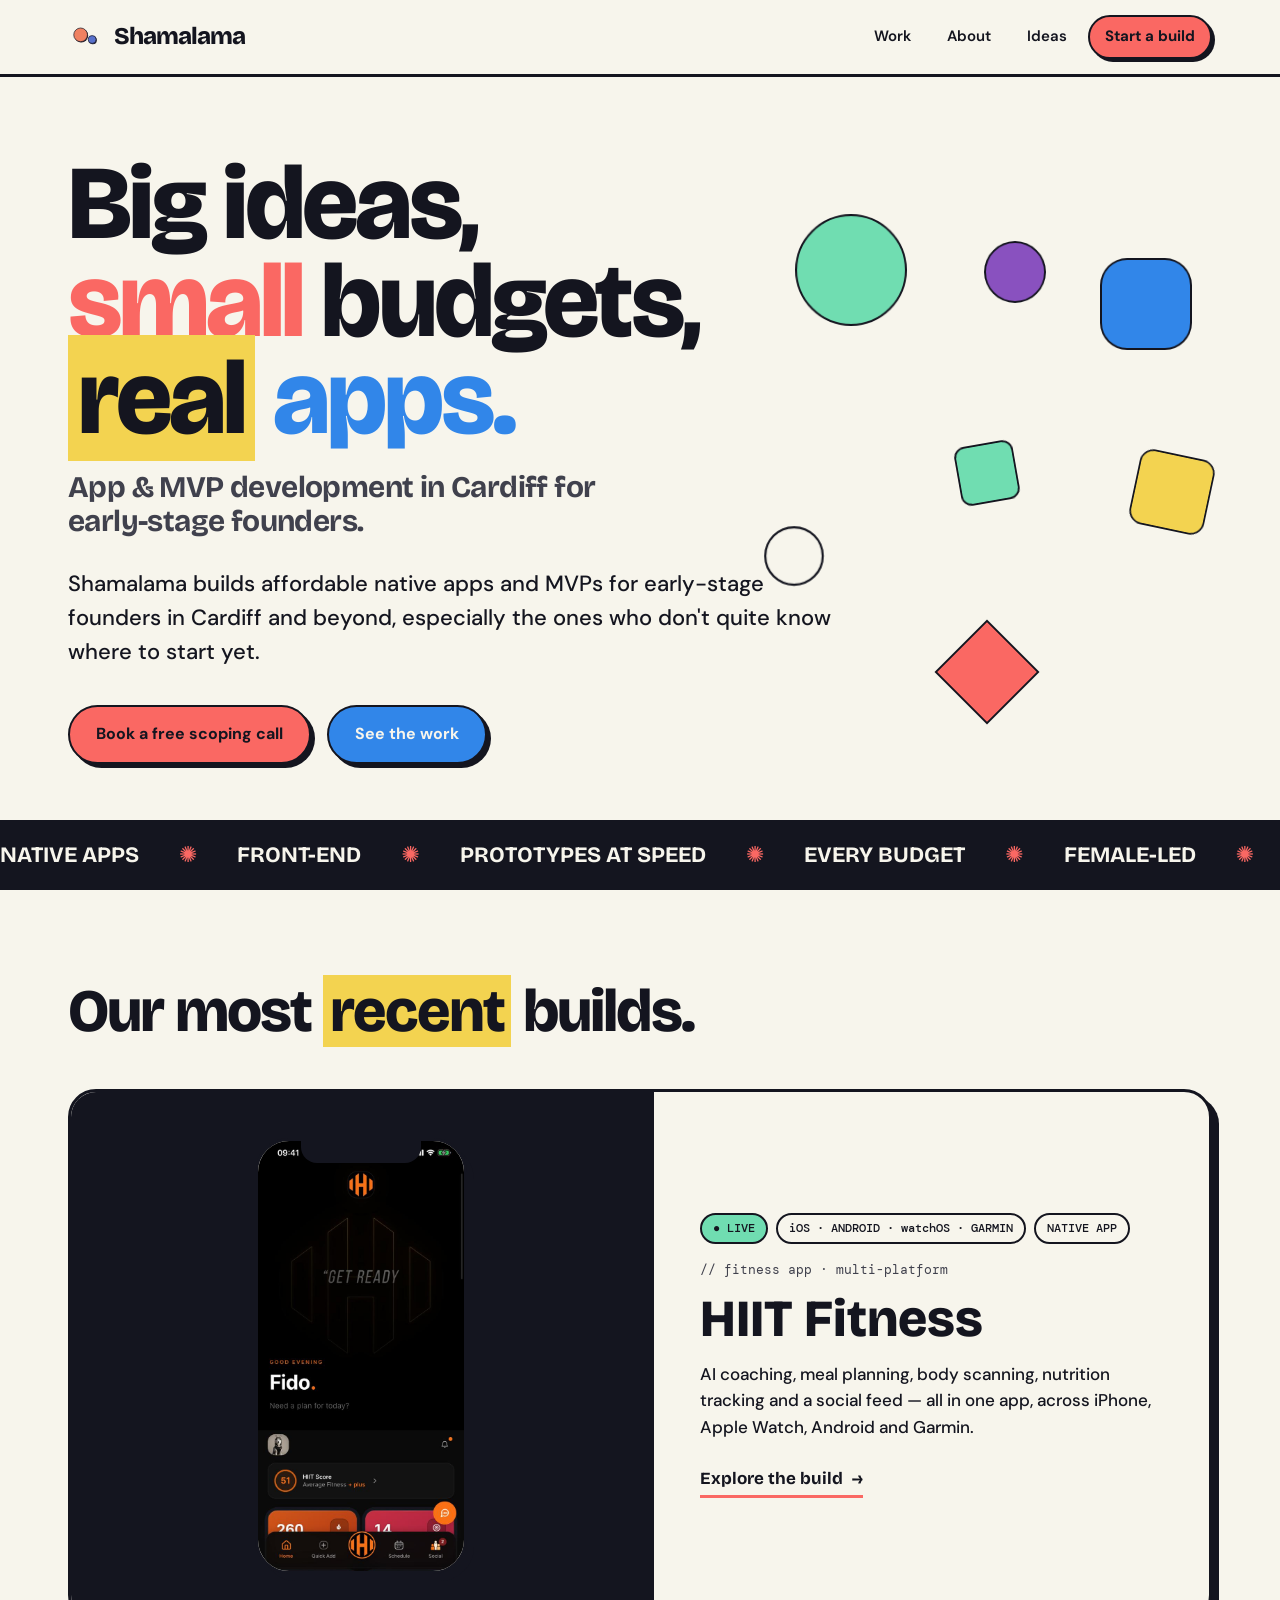
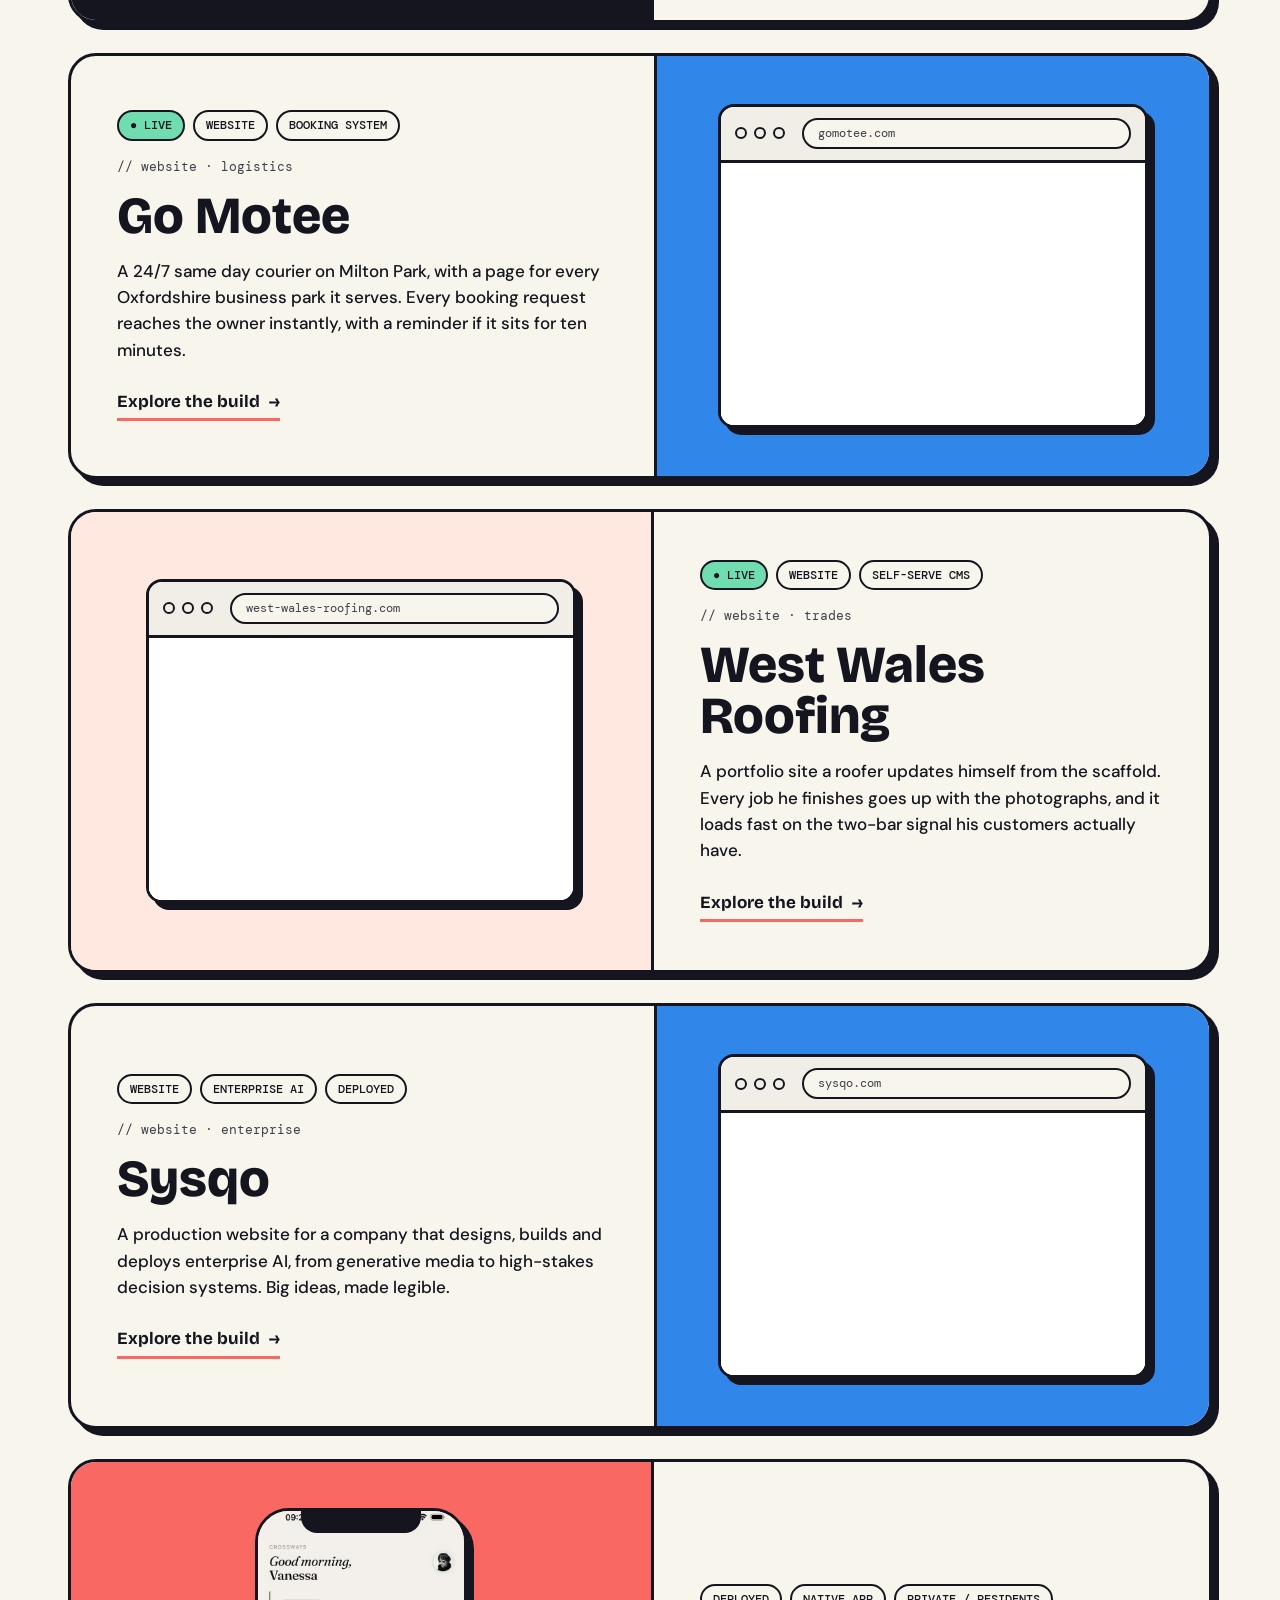
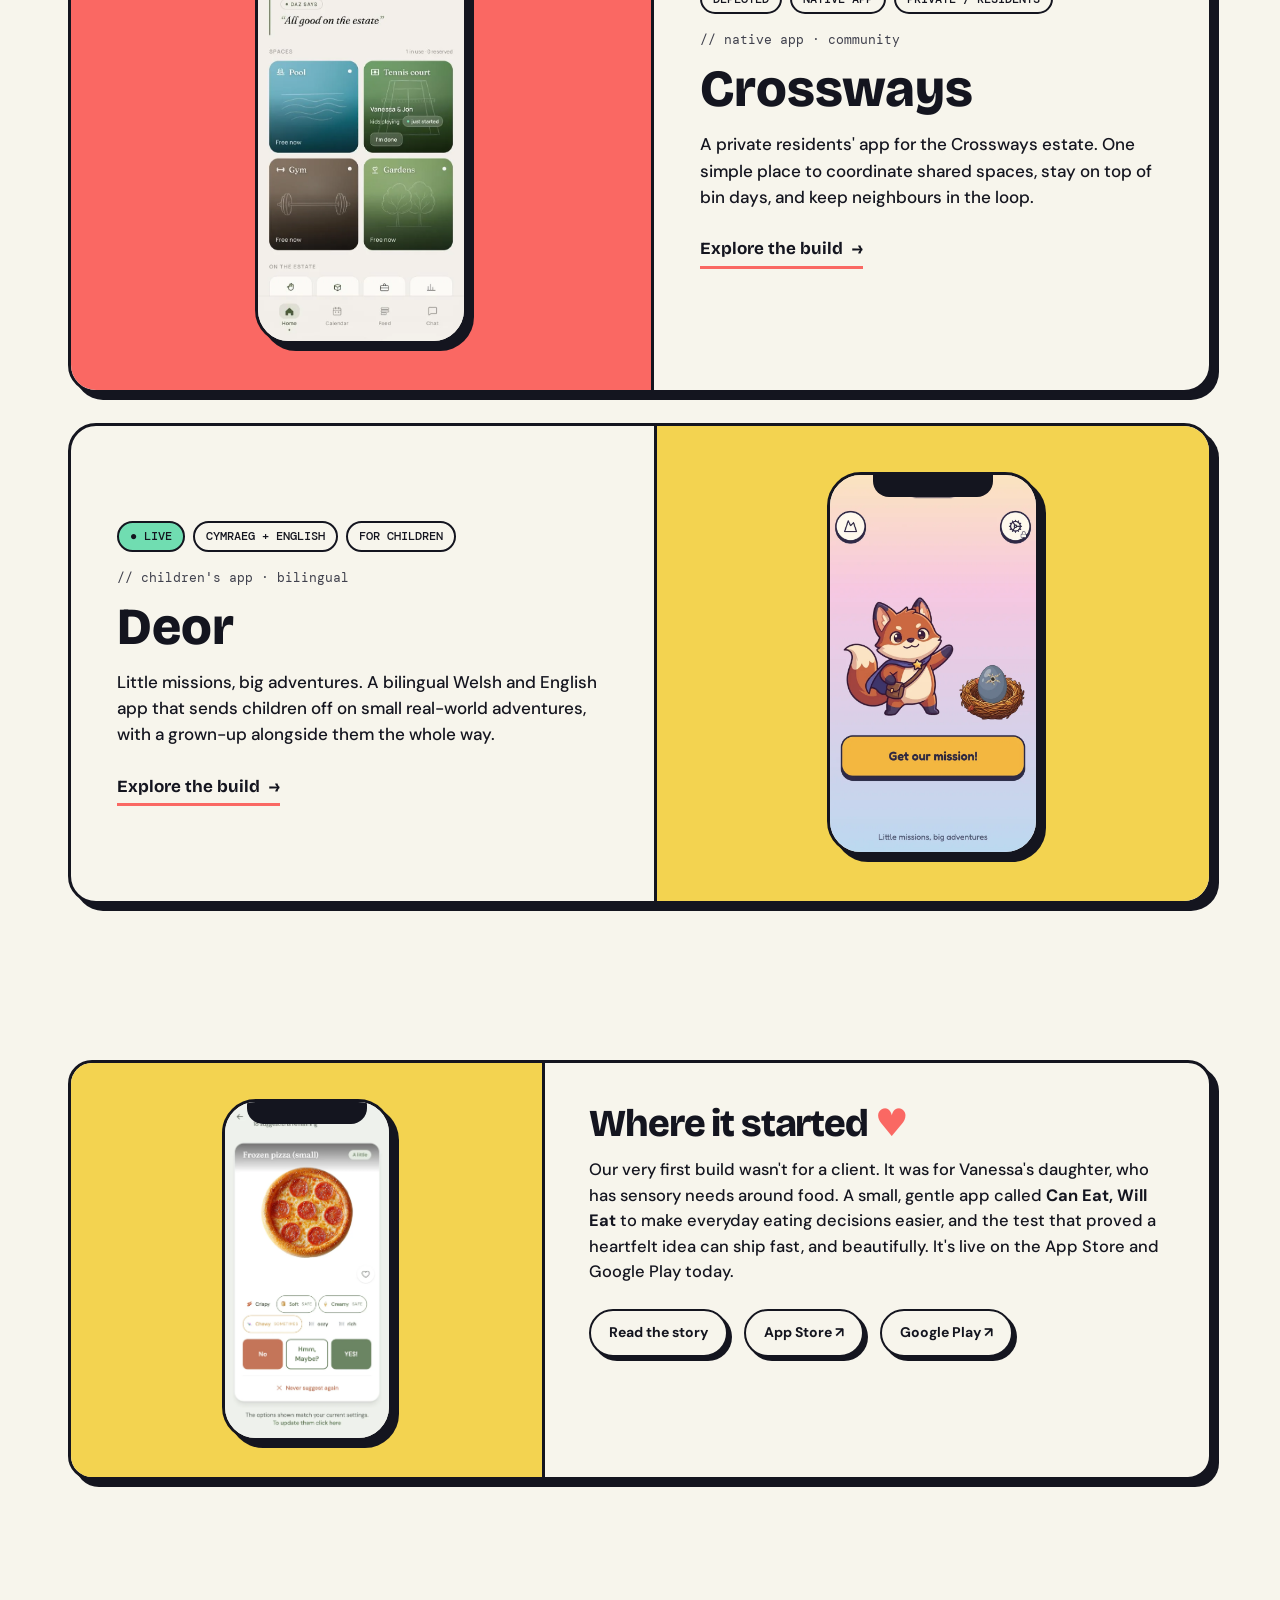
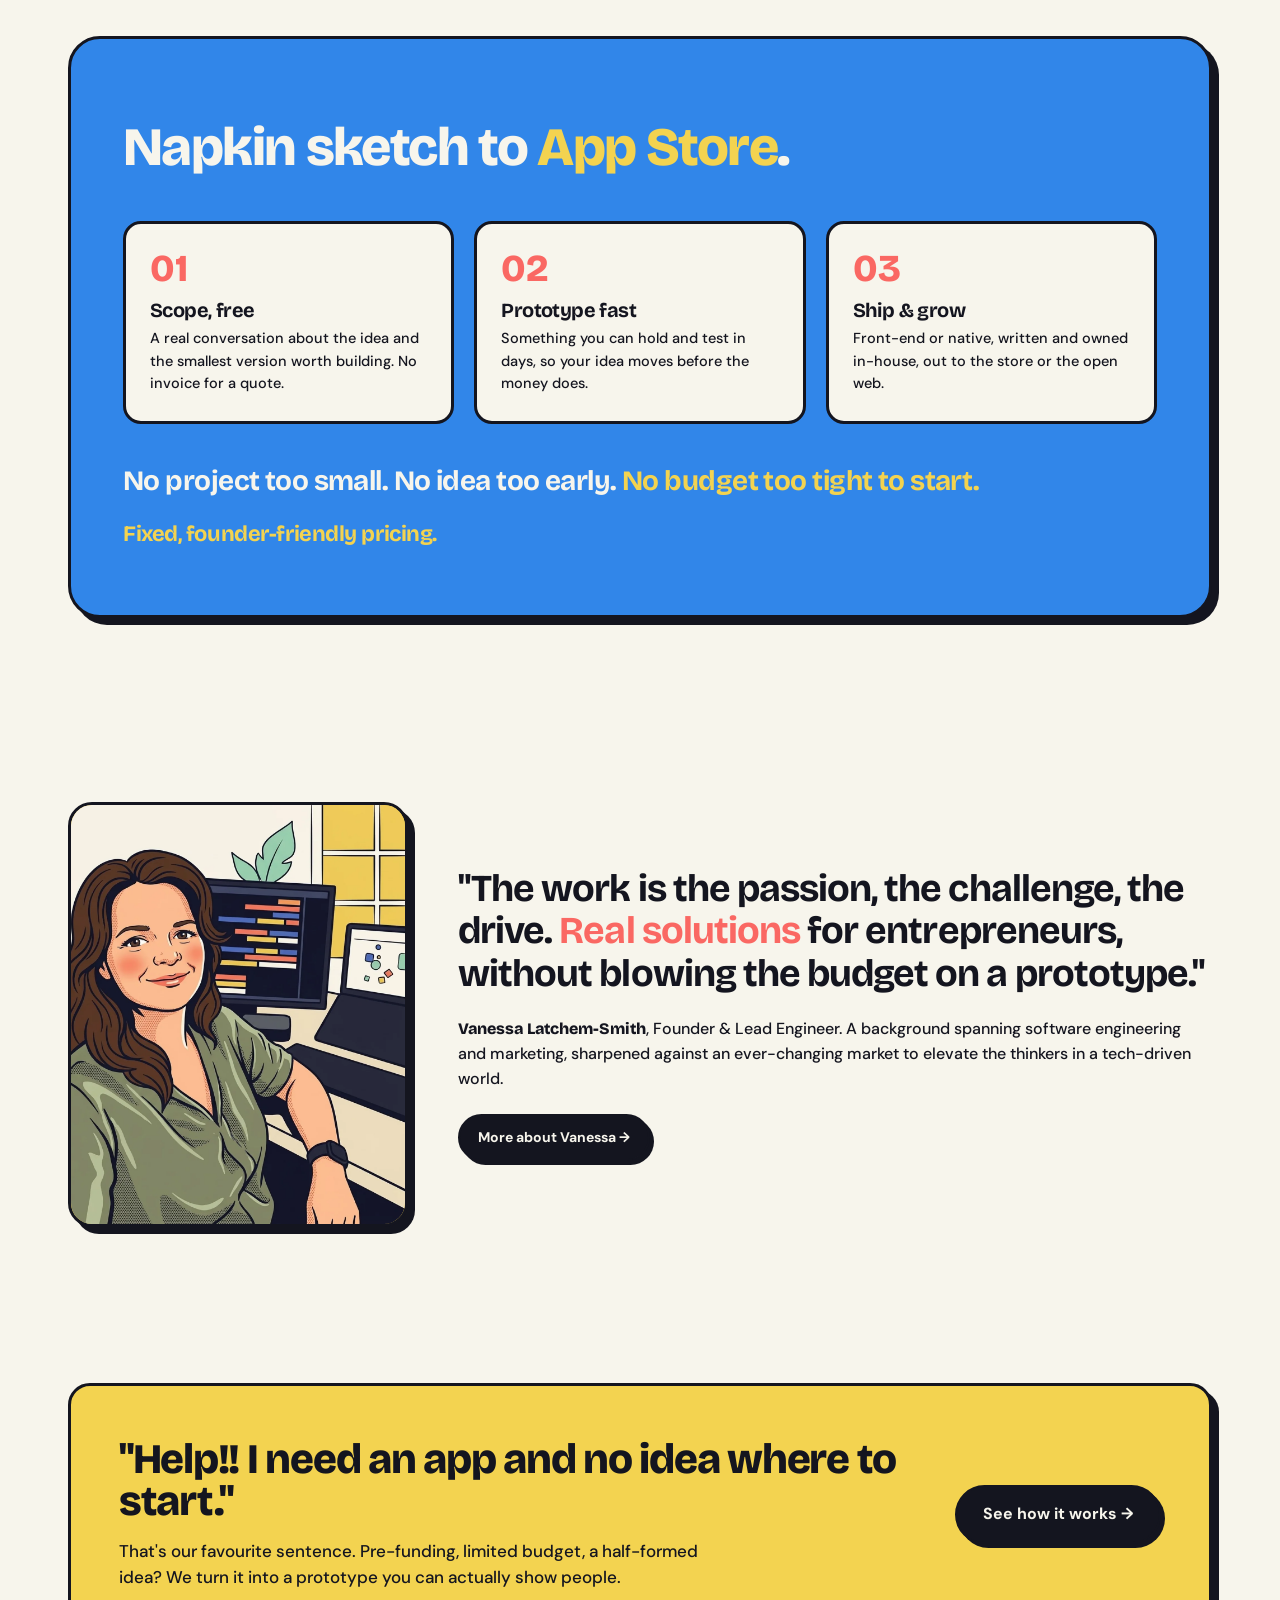
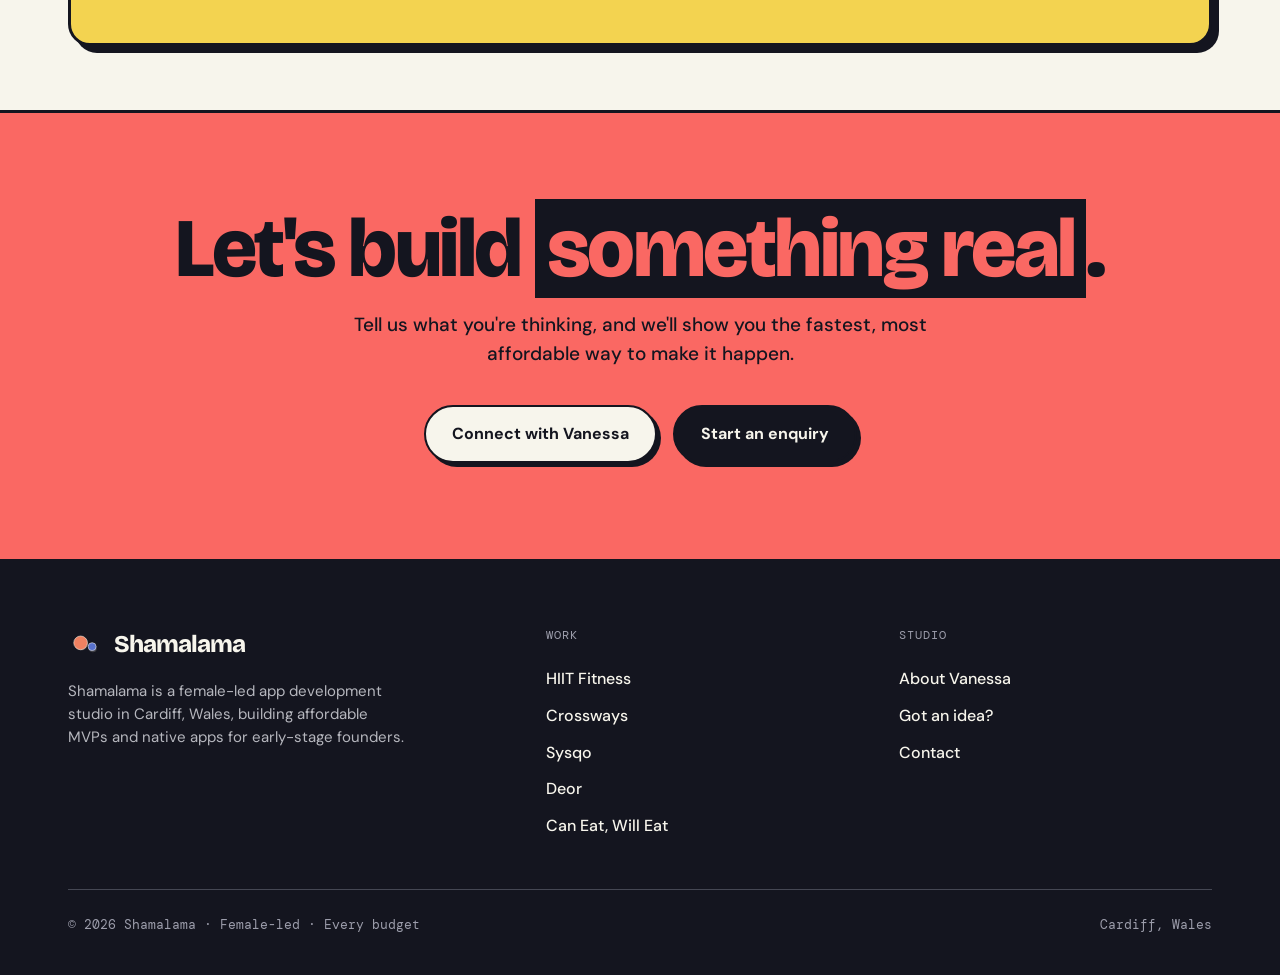
<file: index.html>
<!DOCTYPE html>
<html lang="en">
<head>
<meta charset="UTF-8" />
<meta name="viewport" content="width=device-width, initial-scale=1.0" />
  <link rel="icon" type="image/svg+xml" href="favicon.svg">
  <link rel="icon" type="image/png" sizes="32x32" href="favicon-32.png">
  <link rel="icon" type="image/png" sizes="16x16" href="favicon-16.png">
  <link rel="apple-touch-icon" sizes="180x180" href="apple-touch-icon.png">
  <link rel="shortcut icon" href="favicon.ico">
<title>App &amp; MVP Development Cardiff | Shamalama</title>
<meta name="description" content="Female-led app studio in Cardiff building affordable MVPs and native apps for early-stage founders. Big ideas, small budgets, real apps." />
<meta property="og:type" content="website" />
<meta property="og:site_name" content="Shamalama" />
<meta property="og:locale" content="en_GB" />
<meta property="og:url" content="https://shamalama.co.uk/" />
<meta property="og:title" content="App &amp; MVP Development Cardiff | Shamalama" />
<meta property="og:description" content="Female-led app studio in Cardiff building affordable MVPs and native apps for early-stage founders. Big ideas, small budgets, real apps. Book a free scoping call." />
<meta property="og:image" content="https://shamalama.co.uk/images/shamalama-og-logo-2x.png" />
<meta property="og:image:width" content="2400" />
<meta property="og:image:height" content="1260" />
<meta property="og:image" content="https://shamalama.co.uk/images/shamalama-mark-square.png" />
<meta property="og:image:width" content="1200" />
<meta property="og:image:height" content="1200" />
<meta name="twitter:card" content="summary_large_image" />
<meta name="twitter:title" content="App &amp; MVP Development Cardiff | Shamalama" />
<meta name="twitter:description" content="Female-led app studio in Cardiff building affordable MVPs and native apps for early-stage founders. Big ideas, small budgets, real apps. Book a free scoping call." />
<meta name="twitter:image" content="https://shamalama.co.uk/images/shamalama-og-logo-2x.png" />
<link rel="canonical" href="https://shamalama.co.uk/" />
<link rel="stylesheet" href="styles.css" />
<script type="application/ld+json">
{
  "@context": "https://schema.org",
  "@type": "ProfessionalService",
  "name": "Shamalama",
  "description": "Female-led app and MVP development studio building affordable native apps for early-stage founders.",
  "url": "https://shamalama.co.uk",
  "email": "info@shamalama.co.uk",
  "priceRange": "££",
  "founder": {
    "@type": "Person",
    "name": "Vanessa Latchem-Smith"
  },
  "address": {
    "@type": "PostalAddress",
    "addressLocality": "Cardiff",
    "addressRegion": "Wales",
    "addressCountry": "GB"
  },
  "areaServed": [
    {"@type": "City", "name": "Cardiff"},
    {"@type": "Country", "name": "United Kingdom"}
  ],
  "sameAs": [
    "https://apps.apple.com/gb/app/can-eat-will-eat/id6762655966",
    "https://play.google.com/store/apps/details?id=com.shamalama.caneatwilleat",
    "https://play.google.com/store/apps/details?id=com.shamalama.deor",
    "https://deorapp.co.uk"
  ],
  "hasOfferCatalog": {
    "@type": "OfferCatalog",
    "name": "App Development Services",
    "itemListElement": [
      {
        "@type": "Offer",
        "itemOffered": {
          "@type": "Service",
          "serviceType": "Native App Development",
          "provider": {"@type": "ProfessionalService", "name": "Shamalama"}
        }
      },
      {
        "@type": "Offer",
        "itemOffered": {
          "@type": "Service",
          "serviceType": "MVP Development",
          "provider": {"@type": "ProfessionalService", "name": "Shamalama"}
        }
      },
      {
        "@type": "Offer",
        "itemOffered": {
          "@type": "Service",
          "serviceType": "Front-End Web Development",
          "provider": {"@type": "ProfessionalService", "name": "Shamalama"}
        }
      }
    ]
  }
}
</script>
<style>
  /* featured work rows */
  .feat-row{ display:grid; grid-template-columns:1.05fr 1fr; border:3px solid var(--ink); border-radius:28px; overflow:hidden; box-shadow:var(--shadow-lg); background:var(--paper); transition:transform .2s, box-shadow .2s; }
  .feat-row + .feat-row{ margin-top:30px; }
  .feat-row:hover{ transform:translate(-3px,-3px); box-shadow:10px 10px 0 var(--ink); }
  .feat-row.flip .fr-media{ order:2; border-left:3px solid var(--ink); border-right:0; }
  .fr-media{ border-right:3px solid var(--ink); display:flex; align-items:center; justify-content:center; padding:46px 40px; min-height:420px; }
  .fr-media.coral{ background:var(--coral); }
  .fr-media.blue{ background:var(--blue); }
  .fr-body{ padding:48px 46px; display:flex; flex-direction:column; justify-content:center; }
  .fr-kicker{ font-family:var(--font-mono); font-size:13px; color:var(--ink-soft); margin-bottom:14px; }
  .fr-name{ font-family:var(--font-disp); font-weight:800; font-size:clamp(32px,4.4vw,52px); line-height:0.98; }
  .fr-desc{ font-size:17px; font-weight:500; max-width:42ch; margin-top:16px; }
  .fr-link{ margin-top:26px; font-family:var(--font-disp); font-weight:700; font-size:17px; display:inline-flex; gap:9px; align-items:center; align-self:flex-start; border-bottom:3px solid var(--coral); padding-bottom:3px; }
  .fr-link .arr{ transition:transform .2s; }
  .feat-row:hover .fr-link .arr{ transform:translateX(6px); }
  @media(max-width:860px){
    .feat-row, .feat-row.flip{ grid-template-columns:1fr; }
    .fr-media, .feat-row.flip .fr-media{ order:0; border:0; border-bottom:3px solid var(--ink); min-height:300px; padding:34px 24px; }
    .fr-body{ padding:36px 28px; }
  }
  /* phone + browser frames sized for panels */
  .panel-phone{ width:212px; }
  .panel-browser{ width:100%; max-width:430px; }
  .screen{ width:100%; position:relative; display:block; }

  /* origin (CEWE) strip */
  .origin{ display:grid; grid-template-columns:1fr 1.4fr; gap:0; border:3px solid var(--ink); border-radius:24px; overflow:hidden; box-shadow:var(--shadow-lg); background:var(--paper); }
  .origin .o-media{ background:var(--yellow); border-right:3px solid var(--ink); display:flex; align-items:center; justify-content:center; padding:36px; }
  .origin .o-body{ padding:42px 44px; }
  @media(max-width:760px){ .origin{ grid-template-columns:1fr; } .origin .o-media{ border-right:0; border-bottom:3px solid var(--ink); } }
  .heart{ color:var(--coral); }
  /* approach */
  .approach{ background:var(--blue); color:var(--paper); border:3px solid var(--ink); border-radius:32px; padding:64px 52px; box-shadow:var(--shadow-lg); }
  .approach h2{ color:var(--paper); font-weight:800; font-size:clamp(30px,4.4vw,54px); line-height:1; margin-top:18px; }
  .approach h2 em{ font-style:normal; color:var(--yellow); }
  .ap-grid{ display:grid; grid-template-columns:repeat(3,1fr); gap:20px; margin-top:46px; }
  @media(max-width:820px){ .ap-grid{ grid-template-columns:1fr; } .approach{ padding:46px 28px; } }
  .ap-card{ background:var(--paper); color:var(--ink); border:3px solid var(--ink); border-radius:18px; padding:26px 24px; }
  .ap-card .n{ font-family:var(--font-disp); font-weight:800; font-size:38px; color:var(--coral); line-height:1; }
  .ap-card h3{ font-weight:700; font-size:20px; margin:12px 0 7px; }
  .ap-card p{ font-size:14.5px; font-weight:500; }
  .budget-note{ margin-top:36px; font-family:var(--font-disp); font-weight:700; font-size:clamp(19px,2.5vw,28px); letter-spacing:-0.02em; }
  .budget-note em{ font-style:normal; color:var(--yellow); }
  /* hero SEO descriptor between h1 and hero-sub */
  .hero-tag{ font-family:var(--font-disp); font-weight:700; font-size:clamp(20px,2.6vw,30px); letter-spacing:-0.02em; line-height:1.15; margin-top:22px; color:var(--ink-soft); max-width:28ch; }
  /* live sysqo preview inside the home tile */
  .live-preview{ position:relative; width:100%; overflow:hidden; background:var(--paper-2); }
  .live-preview iframe{ position:absolute; top:0; left:0; width:1440px; border:0; transform-origin:0 0; pointer-events:none; background:#fff; }
</style>
</head>
<body>

<nav class="site">
  <div class="wrap nav-in">
    <a class="brand" href="/"><img class="brand-mark" src="images/brand/mark.svg" alt="Shamalama" width="36" height="36">Shamalama</a>
    <button class="nav-toggle" aria-label="Toggle menu"><span></span></button>
    <div class="nav-links">
      <a href="/#work">Work</a>
      <a href="about.html">About</a>
      <a href="ideas.html">Ideas</a>
      <a class="nav-cta" href="contact.html">Start a build</a>
    </div>
  </div>
</nav>

<header class="hero wrap" data-shapes>
  <span class="blob circle" data-size="116" style="background:var(--mint);"></span>
  <span class="blob circle" data-size="70" style="background:var(--grape);"></span>
  <span class="blob" data-size="88" data-rot="12" style="background:var(--yellow);border-radius:16px;"></span>
  <span class="blob" data-size="76" data-rot="45" style="background:var(--coral);"></span>
  <span class="blob" data-size="102" style="background:var(--blue);border-radius:30px;"></span>
  <span class="blob circle" data-size="56" style="background:var(--paper);"></span>
  <span class="blob" data-size="66" data-rot="-10" style="background:var(--mint);border-radius:12px;"></span>
  <div class="rv in">
    <h1>Big ideas,<br /><span class="coral">small</span> budgets,<br /><em class="hl">real</em> <span class="blue">apps.</span></h1>
    <h2 class="hero-tag">App &amp; MVP development in Cardiff for early-stage founders.</h2>
    <p class="hero-sub">Shamalama builds affordable native apps and MVPs for early-stage founders in Cardiff and beyond, especially the ones who don't quite know where to start yet.</p>
    <div class="hero-cta">
      <a class="btn btn-primary" href="contact.html">Book a free scoping call</a>
      <a class="btn btn-blue" href="#work">See the work</a>
    </div>
  </div>
</header>

<div class="marquee rv">
  <div class="mq-track">
    <span>NATIVE APPS</span><span>FRONT-END</span><span>PROTOTYPES AT SPEED</span><span>EVERY BUDGET</span><span>FEMALE-LED</span><span>WRITTEN IN-HOUSE</span>
    <span>NATIVE APPS</span><span>FRONT-END</span><span>PROTOTYPES AT SPEED</span><span>EVERY BUDGET</span><span>FEMALE-LED</span><span>WRITTEN IN-HOUSE</span>
  </div>
</div>

<section class="block wrap" id="work">
  <div class="sec-head rv">
    <h2 class="sec-title">Our most <em class="hl">recent</em> builds.</h2>
  </div>

  <!-- HIIT Fitness -->
  <a class="feat-row rv" href="work-hiit-fitness.html">
    <div class="fr-media" style="background:var(--ink);">
      <div class="phone panel-phone">
        <div class="notch"></div>
        <img class="screen" src="images/hiit/home.jpeg" width="592" height="1280" alt="HIIT Fitness app home screen on iPhone" style="height:430px;object-fit:cover;object-position:top;" />
      </div>
    </div>
    <div class="fr-body">
      <div class="chip-row" style="margin-bottom:16px;"><span class="chip live">● LIVE</span><span class="chip">iOS · ANDROID · watchOS · GARMIN</span><span class="chip">NATIVE APP</span></div>
      <div class="fr-kicker mono">// fitness app · multi-platform</div>
      <div class="fr-name">HIIT Fitness</div>
      <p class="fr-desc">AI coaching, meal planning, body scanning, nutrition tracking and a social feed — all in one app, across iPhone, Apple Watch, Android and Garmin.</p>
      <span class="fr-link">Explore the build <span class="arr">→</span></span>
    </div>
  </a>

  <!-- Go Motee -->
  <a class="feat-row flip rv" href="work-go-motee.html">
    <div class="fr-media blue">
      <div class="browser panel-browser">
        <div class="bar"><span class="d"></span><span class="d"></span><span class="d"></span><span class="url">gomotee.com</span></div>
        <div class="live-preview" style="height:262px;">
          <iframe src="https://www.gomotee.com/" title="Live preview of gomotee.com" loading="lazy" referrerpolicy="no-referrer"></iframe>
        </div>
      </div>
    </div>
    <div class="fr-body">
      <div class="chip-row" style="margin-bottom:16px;"><span class="chip live">● LIVE</span><span class="chip">WEBSITE</span><span class="chip">BOOKING SYSTEM</span></div>
      <div class="fr-kicker mono">// website · logistics</div>
      <div class="fr-name">Go Motee</div>
      <p class="fr-desc">A 24/7 same day courier on Milton Park, with a page for every Oxfordshire business park it serves. Every booking request reaches the owner instantly, with a reminder if it sits for ten minutes.</p>
      <span class="fr-link">Explore the build <span class="arr">→</span></span>
    </div>
  </a>

  <!-- West Wales Roofing -->
  <a class="feat-row rv" href="work-west-wales-roofing.html">
    <div class="fr-media" style="background:var(--coral-bg);">
      <div class="browser panel-browser">
        <div class="bar"><span class="d"></span><span class="d"></span><span class="d"></span><span class="url">west-wales-roofing.com</span></div>
        <div class="live-preview" style="height:262px;">
          <iframe src="https://west-wales-roofing.com/" title="Live preview of west-wales-roofing.com" loading="lazy" referrerpolicy="no-referrer"></iframe>
        </div>
      </div>
    </div>
    <div class="fr-body">
      <div class="chip-row" style="margin-bottom:16px;"><span class="chip live">● LIVE</span><span class="chip">WEBSITE</span><span class="chip">SELF-SERVE CMS</span></div>
      <div class="fr-kicker mono">// website · trades</div>
      <div class="fr-name">West Wales Roofing</div>
      <p class="fr-desc">A portfolio site a roofer updates himself from the scaffold. Every job he finishes goes up with the photographs, and it loads fast on the two-bar signal his customers actually have.</p>
      <span class="fr-link">Explore the build <span class="arr">→</span></span>
    </div>
  </a>

  <!-- Sysqo -->
  <a class="feat-row flip rv" href="work-sysqo.html">
    <div class="fr-media blue">
      <div class="browser panel-browser">
        <div class="bar"><span class="d"></span><span class="d"></span><span class="d"></span><span class="url">sysqo.com</span></div>
        <div class="live-preview" style="height:262px;">
          <iframe src="https://sysqo.com/index.html" title="Live preview of sysqo.com" loading="lazy" referrerpolicy="no-referrer"></iframe>
        </div>
      </div>
    </div>
    <div class="fr-body">
      <div class="chip-row" style="margin-bottom:16px;"><span class="chip">WEBSITE</span><span class="chip">ENTERPRISE AI</span><span class="chip">DEPLOYED</span></div>
      <div class="fr-kicker mono">// website · enterprise</div>
      <div class="fr-name">Sysqo</div>
      <p class="fr-desc">A production website for a company that designs, builds and deploys enterprise AI, from generative media to high-stakes decision systems. Big ideas, made legible.</p>
      <span class="fr-link">Explore the build <span class="arr">→</span></span>
    </div>
  </a>

  <!-- Crossways -->
  <a class="feat-row rv" href="work-crossways.html">
    <div class="fr-media coral">
      <div class="phone panel-phone">
        <div class="notch"></div>
        <img class="screen" src="images/crossways/homescreen.webp" width="589" height="1280" alt="Crossways residents app home screen" style="height:430px;object-fit:cover;" />
      </div>
    </div>
    <div class="fr-body">
      <div class="chip-row" style="margin-bottom:16px;"><span class="chip">DEPLOYED</span><span class="chip">NATIVE APP</span><span class="chip">PRIVATE / RESIDENTS</span></div>
      <div class="fr-kicker mono">// native app · community</div>
      <div class="fr-name">Crossways</div>
      <p class="fr-desc">A private residents' app for the Crossways estate. One simple place to coordinate shared spaces, stay on top of bin days, and keep neighbours in the loop.</p>
      <span class="fr-link">Explore the build <span class="arr">→</span></span>
    </div>
  </a>

  <!-- Deor -->
  <a class="feat-row flip rv" href="work-deor.html">
    <div class="fr-media" style="background:var(--yellow);">
      <div class="phone panel-phone">
        <div class="notch"></div>
        <img class="screen" src="images/deor/nest.webp" alt="Deor app home screen with Buddy the fox, a nest and a Get our mission button" width="720" height="1280" style="height:377px;object-fit:cover;" />
      </div>
    </div>
    <div class="fr-body">
      <div class="chip-row" style="margin-bottom:16px;"><span class="chip live">● LIVE</span><span class="chip">CYMRAEG + ENGLISH</span><span class="chip">FOR CHILDREN</span></div>
      <div class="fr-kicker mono">// children's app · bilingual</div>
      <div class="fr-name">Deor</div>
      <p class="fr-desc">Little missions, big adventures. A bilingual Welsh and English app that sends children off on small real-world adventures, with a grown-up alongside them the whole way.</p>
      <span class="fr-link">Explore the build <span class="arr">→</span></span>
    </div>
  </a>
</section>

<!-- Origin / Can Eat Will Eat nod -->
<section class="block tight wrap">
  <div class="origin rv">
    <div class="o-media">
      <div class="phone" style="width:170px;">
        <div class="notch"></div>
        <img class="screen" src="images/cewe/main.webp" width="739" height="1600" alt="Can Eat, Will Eat iOS app home screen, gentle food choices for sensory needs" style="height:336px;" />
      </div>
    </div>
    <div class="o-body">
      <h3 style="font-size:clamp(26px,3.4vw,38px);font-weight:800;">Where it started <span class="heart">♥</span></h3>
      <p style="font-size:16.5px;font-weight:500;margin-top:14px;max-width:52ch;">Our very first build wasn't for a client. It was for Vanessa's daughter, who has sensory needs around food. A small, gentle app called <b>Can Eat, Will Eat</b> to make everyday eating decisions easier, and the test that proved a heartfelt idea can ship fast, and beautifully. It's live on the App Store and Google Play today.</p>
      <div class="hero-cta" style="margin-top:24px;">
        <a class="btn btn-paper btn-sm" href="work-can-eat-will-eat.html">Read the story</a>
        <a class="btn btn-paper btn-sm" href="https://apps.apple.com/gb/app/can-eat-will-eat/id6762655966" target="_blank" rel="noopener">App Store ↗</a>
        <a class="btn btn-paper btn-sm" href="https://play.google.com/store/apps/details?id=com.shamalama.caneatwilleat" target="_blank" rel="noopener">Google Play ↗</a>
      </div>
    </div>
  </div>
</section>

<!-- Approach -->
<section class="block wrap" id="approach">
  <div class="approach rv">
    <h2>Napkin sketch to <em>App Store</em>.</h2>
    <div class="ap-grid">
      <div class="ap-card"><div class="n">01</div><h3>Scope, free</h3><p>A real conversation about the idea and the smallest version worth building. No invoice for a quote.</p></div>
      <div class="ap-card"><div class="n">02</div><h3>Prototype fast</h3><p>Something you can hold and test in days, so your idea moves before the money does.</p></div>
      <div class="ap-card"><div class="n">03</div><h3>Ship &amp; grow</h3><p>Front-end or native, written and owned in-house, out to the store or the open web.</p></div>
    </div>
    <p class="budget-note">No project too small. No idea too early. <em>No budget too tight to start.</em></p>
    <p class="budget-note" style="margin-top:14px;font-size:clamp(17px,2vw,22px);"><em>Fixed, founder-friendly pricing.</em></p>
  </div>
</section>

<!-- Founder teaser -->
<section class="block wrap">
  <div class="founder rv">
    <div class="photo">
      <img class="screen" src="images/founder-main-popart-v03.webp" width="1200" height="1500" alt="Vanessa Latchem-Smith, founder of Shamalama app studio in Cardiff, at her workstation" style="width:100%;height:100%;object-fit:cover;" />
    </div>
    <div>
      <blockquote>"The work is the passion, the challenge, the drive. <em>Real solutions</em> for entrepreneurs, without blowing the budget on a prototype."</blockquote>
      <p class="who"><b>Vanessa Latchem-Smith</b>, Founder &amp; Lead Engineer. A background spanning software engineering and marketing, sharpened against an ever-changing market to elevate the thinkers in a tech-driven world.</p>
      <a class="btn btn-ink btn-sm" style="margin-top:22px;" href="about.html">More about Vanessa →</a>
    </div>
  </div>
</section>

<!-- Ideas teaser -->
<section class="block tight wrap">
  <div class="card rv" style="background:var(--yellow);padding:52px 48px;display:grid;grid-template-columns:1fr auto;gap:36px;align-items:center;">
    <div>
      <h3 style="font-size:clamp(26px,3.6vw,42px);font-weight:800;line-height:1;">"Help!! I need an app and no idea where to start."</h3>
      <p style="font-size:17px;font-weight:500;margin-top:16px;max-width:50ch;">That's our favourite sentence. Pre-funding, limited budget, a half-formed idea? We turn it into a prototype you can actually show people.</p>
    </div>
    <a class="btn btn-ink" href="ideas.html" style="white-space:nowrap;">See how it works →</a>
  </div>
</section>

<!-- CTA -->
<section class="cta-band">
  <div class="wrap rv">
    <h2>Let's build <em>something real</em>.</h2>
    <p>Tell us what you're thinking, and we'll show you the fastest, most affordable way to make it happen.</p>
    <div class="hero-cta">
      <a class="btn btn-paper" href="contact.html">Connect with Vanessa</a>
      <a class="btn btn-ink" href="contact.html">Start an enquiry</a>
    </div>
  </div>
</section>

<footer class="site">
  <div class="wrap">
    <div class="foot-grid">
      <div>
        <a class="brand" href="/"><img class="brand-mark" src="images/brand/mark-dark.svg" alt="Shamalama" width="36" height="36">Shamalama</a>
        <p class="foot-blurb">Shamalama is a female-led app development studio in Cardiff, Wales, building affordable MVPs and native apps for early-stage founders.</p>
      </div>
      <div class="foot-col">
        <p class="footer-nav-heading">Work</p>
        <a href="work-hiit-fitness.html">HIIT Fitness</a>
        <a href="work-crossways.html">Crossways</a>
        <a href="work-sysqo.html">Sysqo</a>
        <a href="work-deor.html">Deor</a><a href="work-can-eat-will-eat.html">Can Eat, Will Eat</a>
      </div>
      <div class="foot-col">
        <p class="footer-nav-heading">Studio</p>
        <a href="about.html">About Vanessa</a>
        <a href="ideas.html">Got an idea?</a>
        <a href="contact.html">Contact</a>
      </div>
    </div>
    <div class="foot-base">
      <span class="mono">© 2026 Shamalama · Female-led · Every budget</span>
      <span class="mono">Cardiff, Wales</span>
    </div>
  </div>
</footer>

<script src="site.js" defer></script>
<script>
  // Scale each .live-preview iframe to fit its container width.
  (function () {
    var boxes = document.querySelectorAll('.live-preview');
    if (!boxes.length) return;
    var NATIVE = 1440;
    function fit() {
      boxes.forEach(function (box) {
        var frame = box.querySelector('iframe');
        if (!frame) return;
        var s = box.clientWidth / NATIVE;
        frame.style.transform = 'scale(' + s + ')';
        frame.style.height = (box.clientHeight / s) + 'px';
      });
    }
    fit();
    var t;
    window.addEventListener('resize', function () { clearTimeout(t); t = setTimeout(fit, 120); });
  })();
</script>
</body>
</html>
</file>
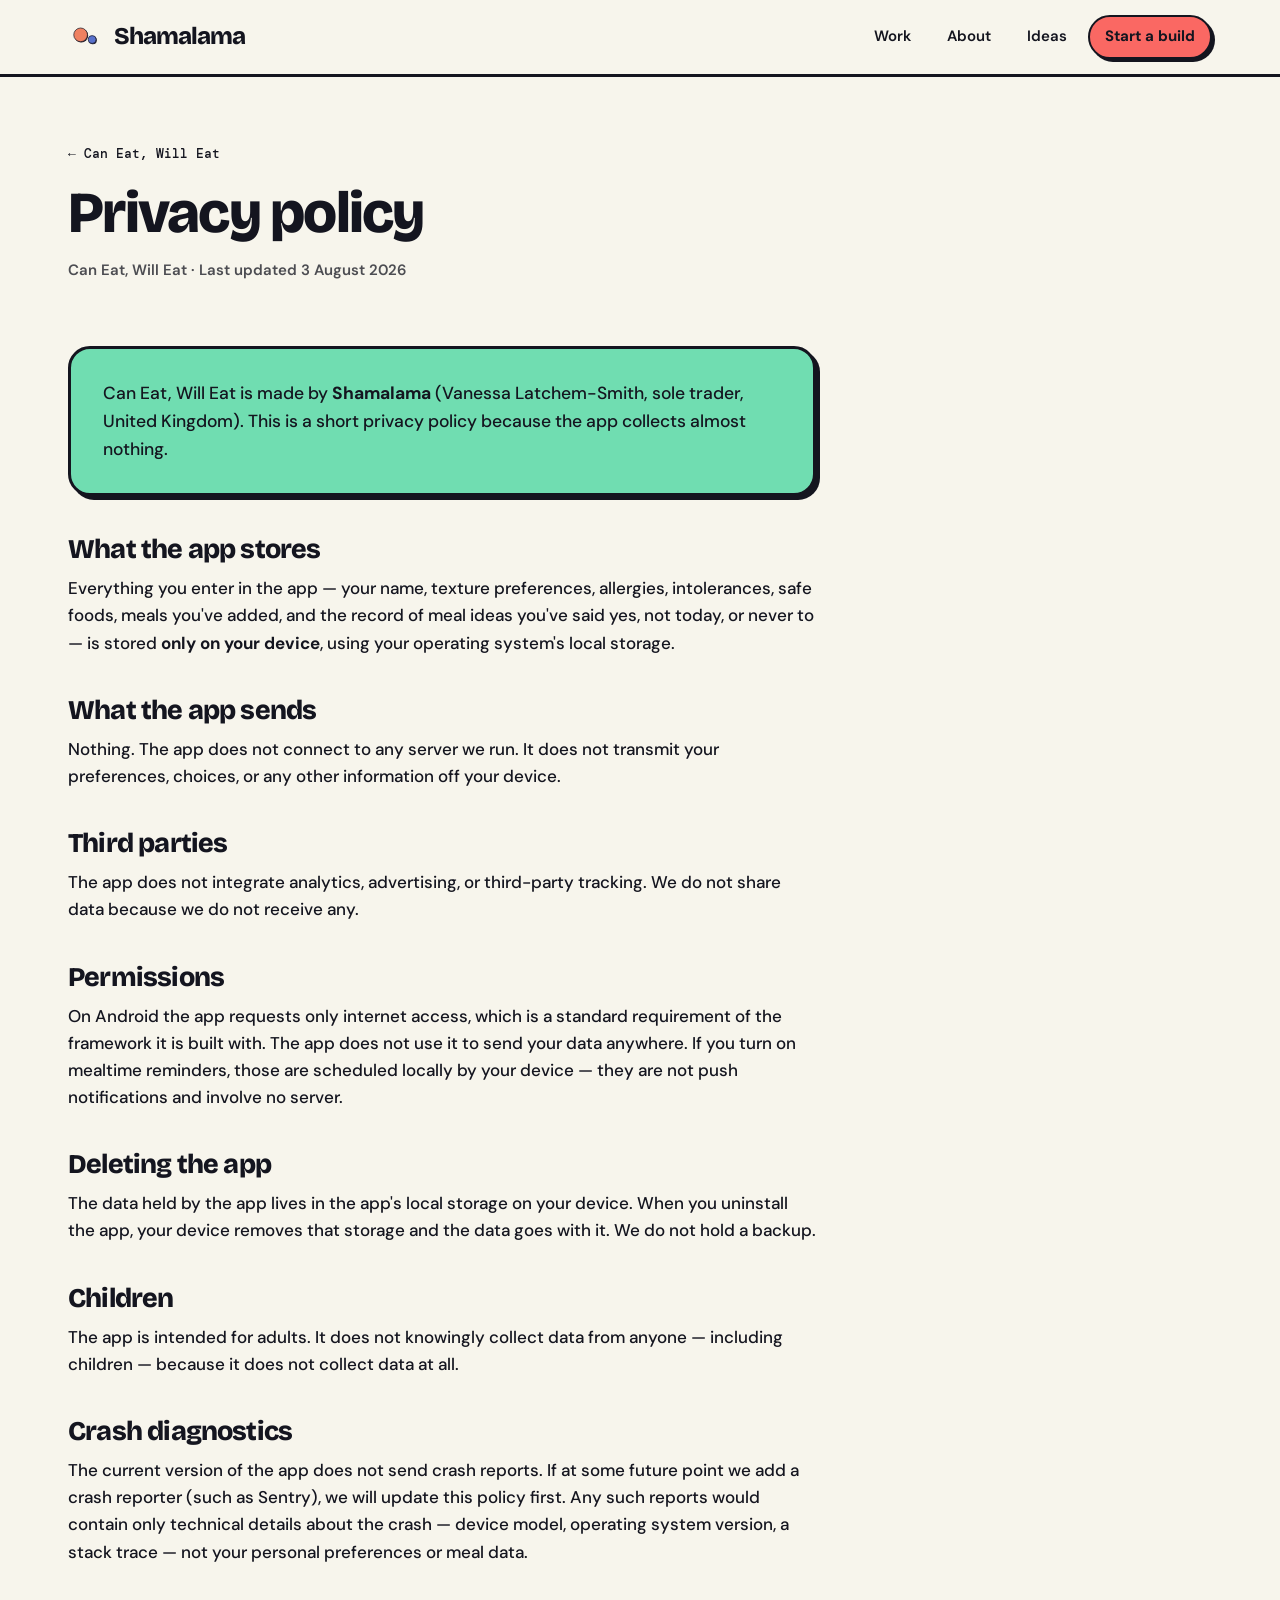
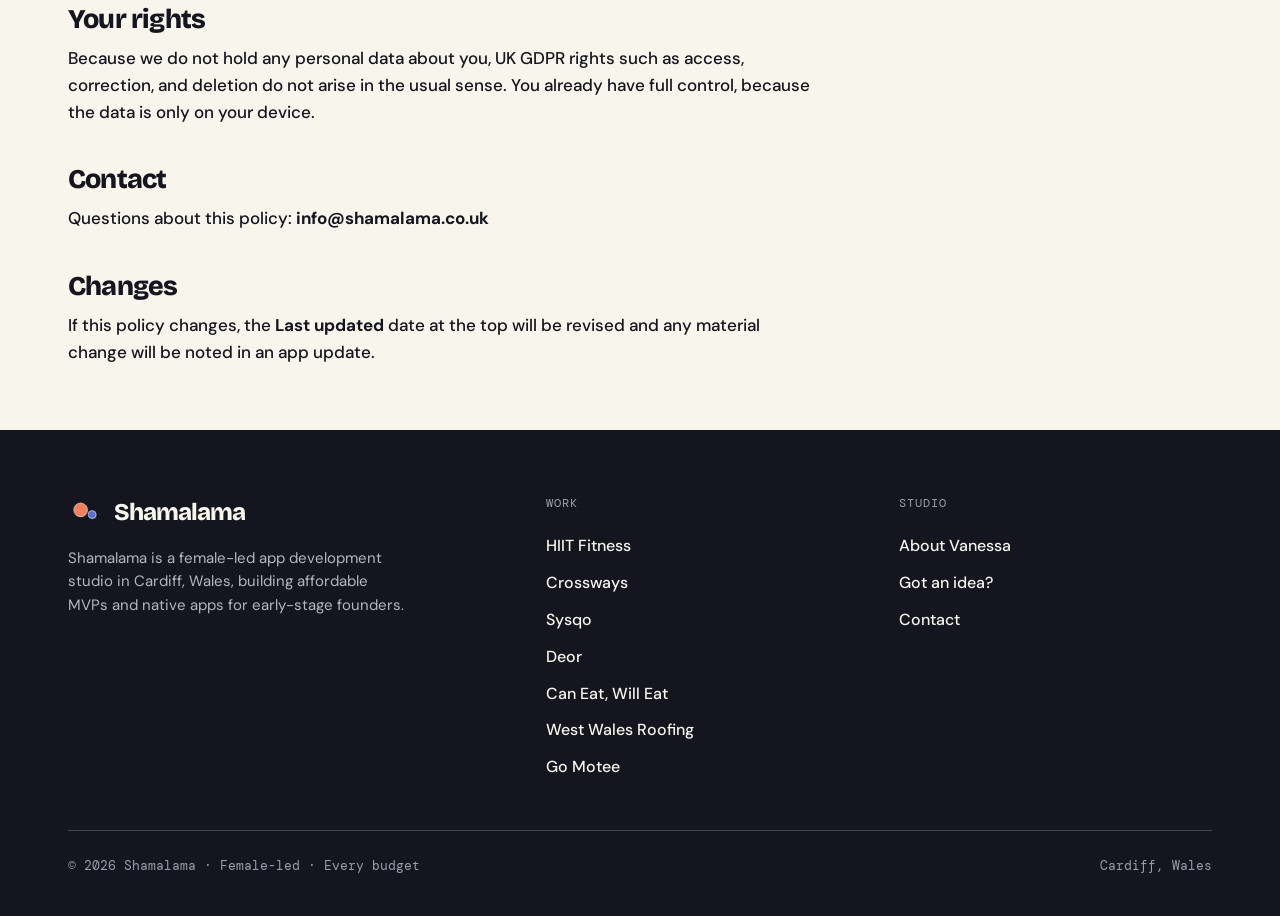
<file: legal/can-eat-will-eat/privacy/index.html>
<!DOCTYPE html>
<html lang="en">
<head>
<meta charset="UTF-8" />
<meta name="viewport" content="width=device-width, initial-scale=1.0" />
  <link rel="icon" type="image/svg+xml" href="/favicon.svg">
  <link rel="icon" type="image/png" sizes="32x32" href="/favicon-32.png">
  <link rel="icon" type="image/png" sizes="16x16" href="/favicon-16.png">
  <link rel="apple-touch-icon" sizes="180x180" href="/apple-touch-icon.png">
  <link rel="shortcut icon" href="/favicon.ico">
<title>Privacy policy — Can Eat, Will Eat | Shamalama</title>
<meta name="description" content="Privacy policy for the Can Eat, Will Eat app by Shamalama. The app stores everything on your device and collects no personal data." />
<!-- Unlisted: not in nav, footer or sitemap. noindex keeps it out of search
     results while leaving it publicly fetchable, which app store review requires. -->
<meta name="robots" content="noindex, nofollow" />
<link rel="canonical" href="https://shamalama.co.uk/legal/can-eat-will-eat/privacy/" />
<link rel="stylesheet" href="/styles.css" />
<style>
  .legal-hero{ padding-block:64px 0; }
  .legal-title{ font-size:clamp(34px,5vw,58px); font-weight:800; line-height:1.02; margin-top:18px; max-width:18ch; }
  .legal-meta{ font-size:15px; font-weight:600; margin-top:16px; opacity:.75; }
  .legal-body{ max-width:68ch; }
  .legal-body h2{ font-size:clamp(21px,2.6vw,27px); font-weight:800; margin-top:40px; margin-bottom:10px; }
  .legal-body p{ font-size:17px; font-weight:500; margin-top:12px; line-height:1.6; }
  .legal-body ul{ margin-top:12px; padding-left:22px; }
  .legal-body li{ font-size:17px; font-weight:500; margin-top:8px; line-height:1.6; }
  .legal-lead{ background:var(--mint); border:3px solid var(--ink); border-radius:22px; padding:30px 32px; box-shadow:var(--shadow); }
  .legal-lead p{ margin-top:0; font-size:17.5px; }
</style>
</head>
<body>

<nav class="site">
  <div class="wrap nav-in">
    <a class="brand" href="/"><img class="brand-mark" src="/images/brand/mark.svg" alt="Shamalama" width="36" height="36">Shamalama</a>
    <button class="nav-toggle" aria-label="Toggle menu"><span></span></button>
    <div class="nav-links">
      <a href="/#work">Work</a>
      <a href="/about.html">About</a>
      <a href="/ideas.html">Ideas</a>
      <a class="nav-cta" href="/contact.html">Start a build</a>
    </div>
  </div>
</nav>

<header class="legal-hero wrap">
  <a class="back-link" href="/work-can-eat-will-eat.html">← Can Eat, Will Eat</a>
  <h1 class="legal-title">Privacy policy</h1>
  <p class="legal-meta">Can Eat, Will Eat · Last updated 3 August 2026</p>
</header>

<section class="block tight wrap">
  <div class="legal-body">

    <div class="legal-lead">
      <p>Can Eat, Will Eat is made by <strong>Shamalama</strong> (Vanessa Latchem-Smith, sole trader, United Kingdom). This is a short privacy policy because the app collects almost nothing.</p>
    </div>

    <h2>What the app stores</h2>
    <p>Everything you enter in the app — your name, texture preferences, allergies, intolerances, safe foods, meals you've added, and the record of meal ideas you've said yes, not today, or never to — is stored <strong>only on your device</strong>, using your operating system's local storage.</p>

    <h2>What the app sends</h2>
    <p>Nothing. The app does not connect to any server we run. It does not transmit your preferences, choices, or any other information off your device.</p>

    <h2>Third parties</h2>
    <p>The app does not integrate analytics, advertising, or third-party tracking. We do not share data because we do not receive any.</p>

    <h2>Permissions</h2>
    <p>On Android the app requests only internet access, which is a standard requirement of the framework it is built with. The app does not use it to send your data anywhere. If you turn on mealtime reminders, those are scheduled locally by your device — they are not push notifications and involve no server.</p>

    <h2>Deleting the app</h2>
    <p>The data held by the app lives in the app's local storage on your device. When you uninstall the app, your device removes that storage and the data goes with it. We do not hold a backup.</p>

    <h2>Children</h2>
    <p>The app is intended for adults. It does not knowingly collect data from anyone — including children — because it does not collect data at all.</p>

    <h2>Crash diagnostics</h2>
    <p>The current version of the app does not send crash reports. If at some future point we add a crash reporter (such as Sentry), we will update this policy first. Any such reports would contain only technical details about the crash — device model, operating system version, a stack trace — not your personal preferences or meal data.</p>

    <h2>Your rights</h2>
    <p>Because we do not hold any personal data about you, UK GDPR rights such as access, correction, and deletion do not arise in the usual sense. You already have full control, because the data is only on your device.</p>

    <h2>Contact</h2>
    <p>Questions about this policy: <a href="mailto:info@shamalama.co.uk"><strong>info@shamalama.co.uk</strong></a></p>

    <h2>Changes</h2>
    <p>If this policy changes, the <strong>Last updated</strong> date at the top will be revised and any material change will be noted in an app update.</p>

  </div>
</section>

<footer class="site">
  <div class="wrap">
    <div class="foot-grid">
      <div>
        <a class="brand" href="/"><img class="brand-mark" src="/images/brand/mark-dark.svg" alt="Shamalama" width="36" height="36">Shamalama</a>
        <p class="foot-blurb">Shamalama is a female-led app development studio in Cardiff, Wales, building affordable MVPs and native apps for early-stage founders.</p>
      </div>
      <div class="foot-col"><p class="footer-nav-heading">Work</p><a href="/work-hiit-fitness.html">HIIT Fitness</a><a href="/work-crossways.html">Crossways</a><a href="/work-sysqo.html">Sysqo</a><a href="/work-deor.html">Deor</a><a href="/work-can-eat-will-eat.html">Can Eat, Will Eat</a><a href="/work-west-wales-roofing.html">West Wales Roofing</a><a href="/work-go-motee.html">Go Motee</a></div>
      <div class="foot-col"><p class="footer-nav-heading">Studio</p><a href="/about.html">About Vanessa</a><a href="/ideas.html">Got an idea?</a><a href="/contact.html">Contact</a></div>
    </div>
    <div class="foot-base"><span class="mono">© 2026 Shamalama · Female-led · Every budget</span><span class="mono">Cardiff, Wales</span></div>
  </div>
</footer><script src="/site.js" defer></script>
</body>
</html>
</file>
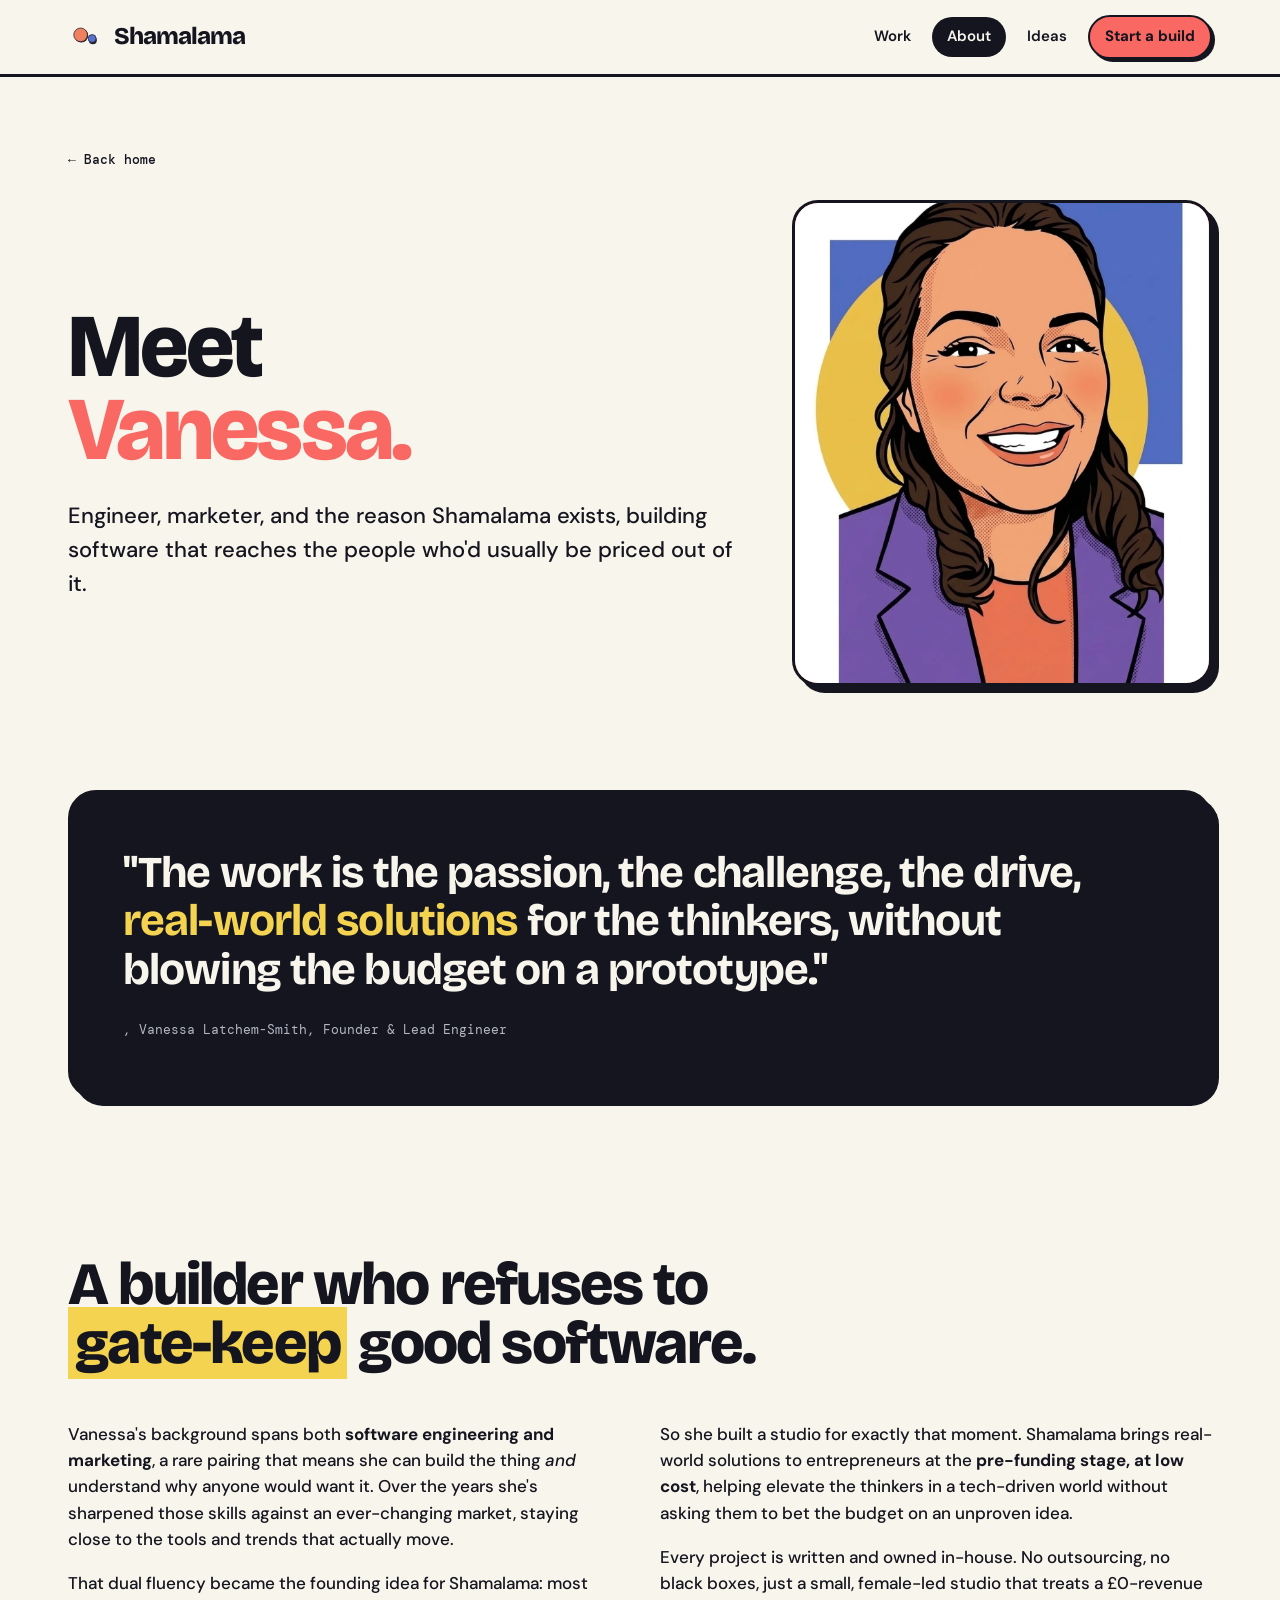
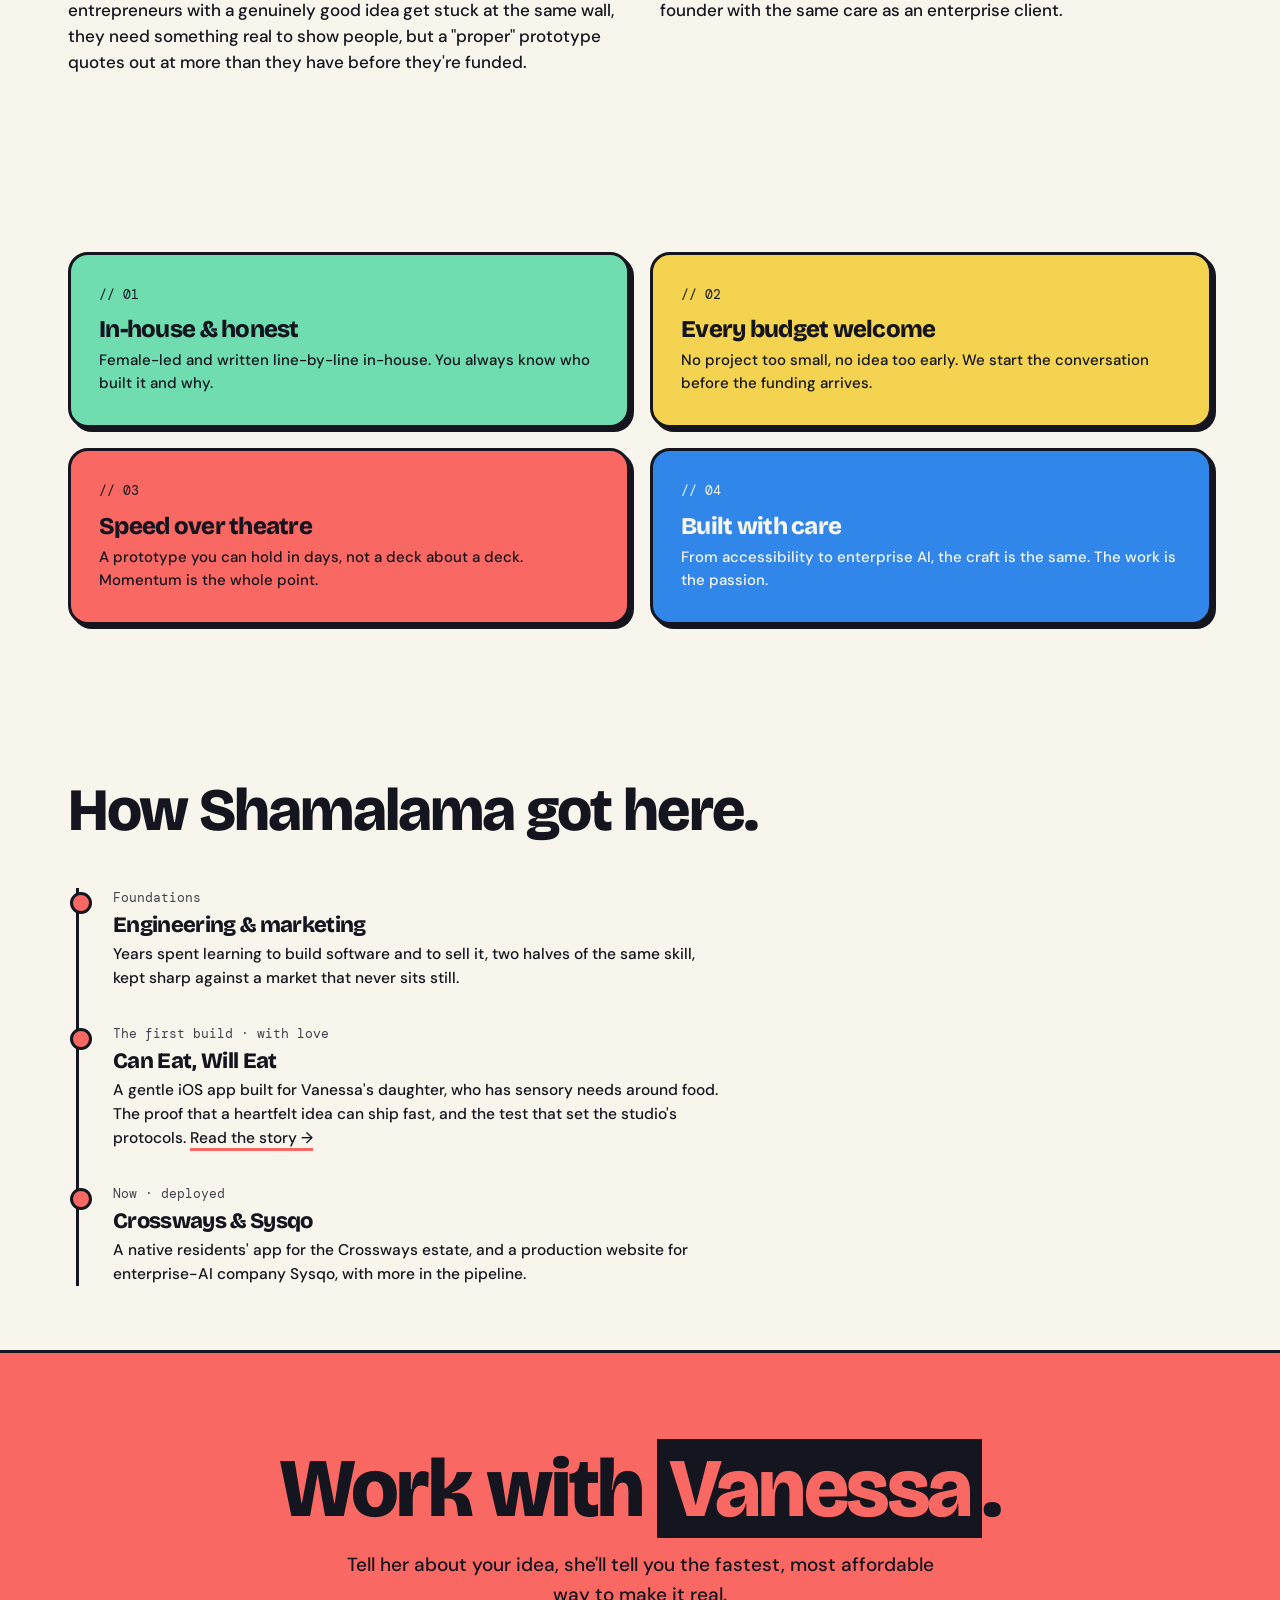
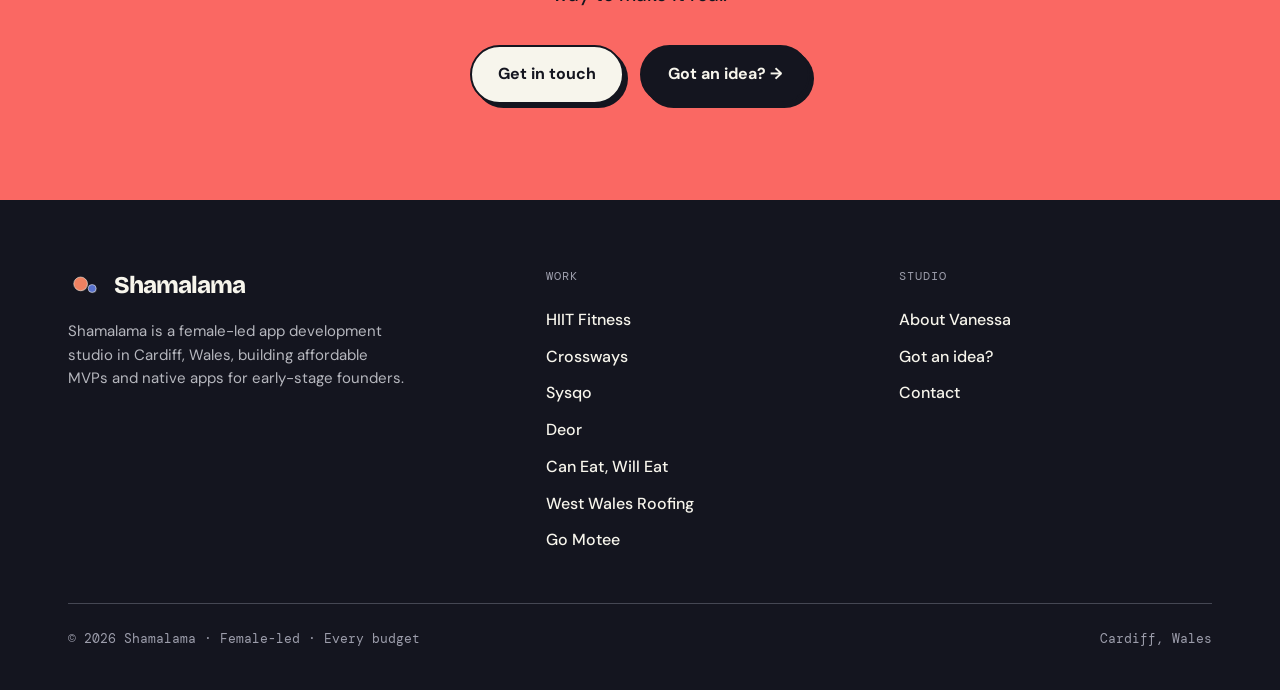
<file: about.html>
<!DOCTYPE html>
<html lang="en">
<head>
<meta charset="UTF-8" />
<meta name="viewport" content="width=device-width, initial-scale=1.0" />
  <link rel="icon" type="image/svg+xml" href="favicon.svg">
  <link rel="icon" type="image/png" sizes="32x32" href="favicon-32.png">
  <link rel="icon" type="image/png" sizes="16x16" href="favicon-16.png">
  <link rel="apple-touch-icon" sizes="180x180" href="apple-touch-icon.png">
  <link rel="shortcut icon" href="favicon.ico">
<title>About Vanessa Latchem-Smith | App Developer Cardiff</title>
<meta name="description" content="Meet Vanessa Latchem-Smith, engineer, marketer and founder of Shamalama, a Cardiff app studio bringing affordable software to pre-funding founders." />
<meta property="og:type" content="website" />
<meta property="og:site_name" content="Shamalama" />
<meta property="og:locale" content="en_GB" />
<meta property="og:url" content="https://shamalama.co.uk/about.html" />
<meta property="og:title" content="About Vanessa Latchem-Smith | App Developer Cardiff" />
<meta property="og:description" content="Meet Vanessa Latchem-Smith, engineer, marketer and founder of Shamalama, a Cardiff app studio bringing affordable software to pre-funding founders." />
<meta property="og:image" content="https://shamalama.co.uk/images/shamalama-og-logo-2x.png" />
<meta property="og:image:width" content="2400" />
<meta property="og:image:height" content="1260" />
<meta property="og:image" content="https://shamalama.co.uk/images/shamalama-mark-square.png" />
<meta property="og:image:width" content="1200" />
<meta property="og:image:height" content="1200" />
<meta name="twitter:card" content="summary_large_image" />
<meta name="twitter:title" content="About Vanessa Latchem-Smith | App Developer Cardiff" />
<meta name="twitter:description" content="Meet Vanessa Latchem-Smith, engineer, marketer and founder of Shamalama, a Cardiff app studio bringing affordable software to pre-funding founders." />
<meta name="twitter:image" content="https://shamalama.co.uk/images/shamalama-og-logo-2x.png" />
<link rel="canonical" href="https://shamalama.co.uk/about.html" />
<link rel="stylesheet" href="styles.css" />
<style>
  .about-hero{ padding-block:70px 40px; }
  .about-grid{ display:grid; grid-template-columns:1fr 420px; gap:56px; align-items:center; }
  @media(max-width:880px){ .about-grid{ grid-template-columns:1fr; gap:34px; } }
  .about-grid .photo-wrap{ border:3px solid var(--ink); border-radius:26px; overflow:hidden; box-shadow:var(--shadow-lg); background:var(--coral); }
  .quote-block{ background:var(--ink); color:var(--paper); border:3px solid var(--ink); border-radius:28px; padding:56px 52px; box-shadow:var(--shadow-lg); }
  .quote-block .q{ font-family:var(--font-disp); font-weight:700; font-size:clamp(26px,3.6vw,44px); line-height:1.1; letter-spacing:-0.02em; }
  .quote-block .q em{ font-style:normal; color:var(--yellow); }
  .quote-block .by{ margin-top:26px; font-family:var(--font-mono); font-size:13px; color:oklch(0.78 0.02 280); }
  .bio-cols{ display:grid; grid-template-columns:1fr 1fr; gap:40px; }
  @media(max-width:760px){ .bio-cols{ grid-template-columns:1fr; gap:24px; } }
  .bio-cols p{ font-size:17px; font-weight:500; }
  .bio-cols p + p{ margin-top:18px; }
  .vals{ display:grid; grid-template-columns:repeat(2,1fr); gap:20px; }
  @media(max-width:760px){ .vals{ grid-template-columns:1fr; } }
  .val{ border:3px solid var(--ink); border-radius:20px; padding:30px 28px; box-shadow:var(--shadow); }
  .val:nth-child(1){ background:var(--mint); } .val:nth-child(2){ background:var(--yellow); }
  .val:nth-child(3){ background:var(--coral); } .val:nth-child(4){ background:var(--blue); color:var(--paper); }
  .val .vn{ font-family:var(--font-mono); font-size:13px; }
  .val h4{ font-weight:800; font-size:24px; margin:12px 0 8px; }
  .val p{ font-size:15px; font-weight:500; }
  .timeline{ border-left:3px solid var(--ink); margin-left:8px; padding-left:34px; display:flex; flex-direction:column; gap:34px; }
  .tl-item{ position:relative; }
  .tl-item::before{ content:""; position:absolute; left:-43px; top:4px; width:16px; height:16px; border-radius:50%; background:var(--coral); border:3px solid var(--ink); }
  .tl-item .yr{ font-family:var(--font-mono); font-size:13px; color:var(--ink-soft); }
  .tl-item h4{ font-weight:800; font-size:22px; margin:6px 0 6px; }
  .tl-item p{ font-size:15.5px; font-weight:500; max-width:56ch; }
</style>
</head>
<body>

<nav class="site">
  <div class="wrap nav-in">
    <a class="brand" href="/"><img class="brand-mark" src="images/brand/mark.svg" alt="Shamalama" width="36" height="36">Shamalama</a>
    <button class="nav-toggle" aria-label="Toggle menu"><span></span></button>
    <div class="nav-links">
      <a href="/#work">Work</a>
      <a href="about.html" class="active">About</a>
      <a href="ideas.html">Ideas</a>
      <a class="nav-cta" href="contact.html">Start a build</a>
    </div>
  </div>
</nav>

<header class="about-hero wrap">
  <a class="back-link" href="/">← Back home</a>
  <div class="about-grid mt-m">
    <div class="rv in">
      <h1 style="font-size:clamp(44px,7vw,96px);font-weight:800;line-height:0.92;margin-top:22px;">Meet<br /><span class="coral">Vanessa.</span></h1>
      <p class="hero-sub">Engineer, marketer, and the reason Shamalama exists, building software that reaches the people who'd usually be priced out of it.</p>
    </div>
    <div class="photo-wrap rv">
      <img src="images/founder-popart-blazer-v04.webp" alt="Vanessa Latchem-Smith, founder of Shamalama app studio in Cardiff" style="width:100%;height:480px;object-fit:cover;display:block;" />
    </div>
  </div>
</header>

<section class="block tight wrap">
  <div class="quote-block rv">
    <div class="q">"The work is the passion, the challenge, the drive, <em>real-world solutions</em> for the thinkers, without blowing the budget on a prototype."</div>
    <div class="by">, Vanessa Latchem-Smith, Founder &amp; Lead Engineer</div>
  </div>
</section>

<section class="block tight wrap">
  <div class="sec-head rv">
    <h2 class="sec-title mt-m">A builder who refuses to <em class="hl">gate-keep</em> good software.</h2>
  </div>
  <div class="bio-cols rv">
    <div>
      <p>Vanessa's background spans both <b>software engineering and marketing</b>, a rare pairing that means she can build the thing <em>and</em> understand why anyone would want it. Over the years she's sharpened those skills against an ever-changing market, staying close to the tools and trends that actually move.</p>
      <p>That dual fluency became the founding idea for Shamalama: most entrepreneurs with a genuinely good idea get stuck at the same wall, they need something real to show people, but a "proper" prototype quotes out at more than they have before they're funded.</p>
    </div>
    <div>
      <p>So she built a studio for exactly that moment. Shamalama brings real-world solutions to entrepreneurs at the <b>pre-funding stage, at low cost</b>, helping elevate the thinkers in a tech-driven world without asking them to bet the budget on an unproven idea.</p>
      <p>Every project is written and owned in-house. No outsourcing, no black boxes, just a small, female-led studio that treats a £0-revenue founder with the same care as an enterprise client.</p>
    </div>
  </div>
</section>

<section class="block tight wrap">
  <div class="sec-head rv"></div>
  <div class="vals rv">
    <div class="val"><div class="vn mono">// 01</div><h4>In-house &amp; honest</h4><p>Female-led and written line-by-line in-house. You always know who built it and why.</p></div>
    <div class="val"><div class="vn mono">// 02</div><h4>Every budget welcome</h4><p>No project too small, no idea too early. We start the conversation before the funding arrives.</p></div>
    <div class="val"><div class="vn mono">// 03</div><h4>Speed over theatre</h4><p>A prototype you can hold in days, not a deck about a deck. Momentum is the whole point.</p></div>
    <div class="val"><div class="vn mono">// 04</div><h4>Built with care</h4><p>From accessibility to enterprise AI, the craft is the same. The work is the passion.</p></div>
  </div>
</section>

<section class="block tight wrap">
  <div class="sec-head rv">
    <h2 class="sec-title mt-m">How Shamalama got here.</h2>
  </div>
  <div class="timeline rv">
    <div class="tl-item">
      <div class="yr mono">Foundations</div>
      <h4>Engineering &amp; marketing</h4>
      <p>Years spent learning to build software and to sell it, two halves of the same skill, kept sharp against a market that never sits still.</p>
    </div>
    <div class="tl-item">
      <div class="yr mono">The first build · with love</div>
      <h4>Can Eat, Will Eat</h4>
      <p>A gentle iOS app built for Vanessa's daughter, who has sensory needs around food. The proof that a heartfelt idea can ship fast, and the test that set the studio's protocols. <a href="work-can-eat-will-eat.html" style="border-bottom:3px solid var(--coral);">Read the story →</a></p>
    </div>
    <div class="tl-item">
      <div class="yr mono">Now · deployed</div>
      <h4>Crossways &amp; Sysqo</h4>
      <p>A native residents' app for the Crossways estate, and a production website for enterprise-AI company Sysqo, with more in the pipeline.</p>
    </div>
  </div>
</section>

<section class="cta-band">
  <div class="wrap rv">
    <h2>Work with <em>Vanessa</em>.</h2>
    <p>Tell her about your idea, she'll tell you the fastest, most affordable way to make it real.</p>
    <div class="hero-cta">
      <a class="btn btn-paper" href="contact.html">Get in touch</a>
      <a class="btn btn-ink" href="ideas.html">Got an idea? →</a>
    </div>
  </div>
</section>

<footer class="site">
  <div class="wrap">
    <div class="foot-grid">
      <div>
        <a class="brand" href="/"><img class="brand-mark" src="images/brand/mark-dark.svg" alt="Shamalama" width="36" height="36">Shamalama</a>
        <p class="foot-blurb">Shamalama is a female-led app development studio in Cardiff, Wales, building affordable MVPs and native apps for early-stage founders.</p>
      </div>
      <div class="foot-col">
        <p class="footer-nav-heading">Work</p>
        <a href="work-hiit-fitness.html">HIIT Fitness</a>
        <a href="work-crossways.html">Crossways</a>
        <a href="work-sysqo.html">Sysqo</a>
        <a href="work-deor.html">Deor</a><a href="work-can-eat-will-eat.html">Can Eat, Will Eat</a><a href="work-west-wales-roofing.html">West Wales Roofing</a><a href="work-go-motee.html">Go Motee</a>
      </div>
      <div class="foot-col">
        <p class="footer-nav-heading">Studio</p>
        <a href="about.html">About Vanessa</a>
        <a href="ideas.html">Got an idea?</a>
        <a href="contact.html">Contact</a>
      </div>
    </div>
    <div class="foot-base">
      <span class="mono">© 2026 Shamalama · Female-led · Every budget</span>
      <span class="mono">Cardiff, Wales</span>
    </div>
  </div>
</footer><script src="site.js" defer></script>
</body>
</html>
</file>
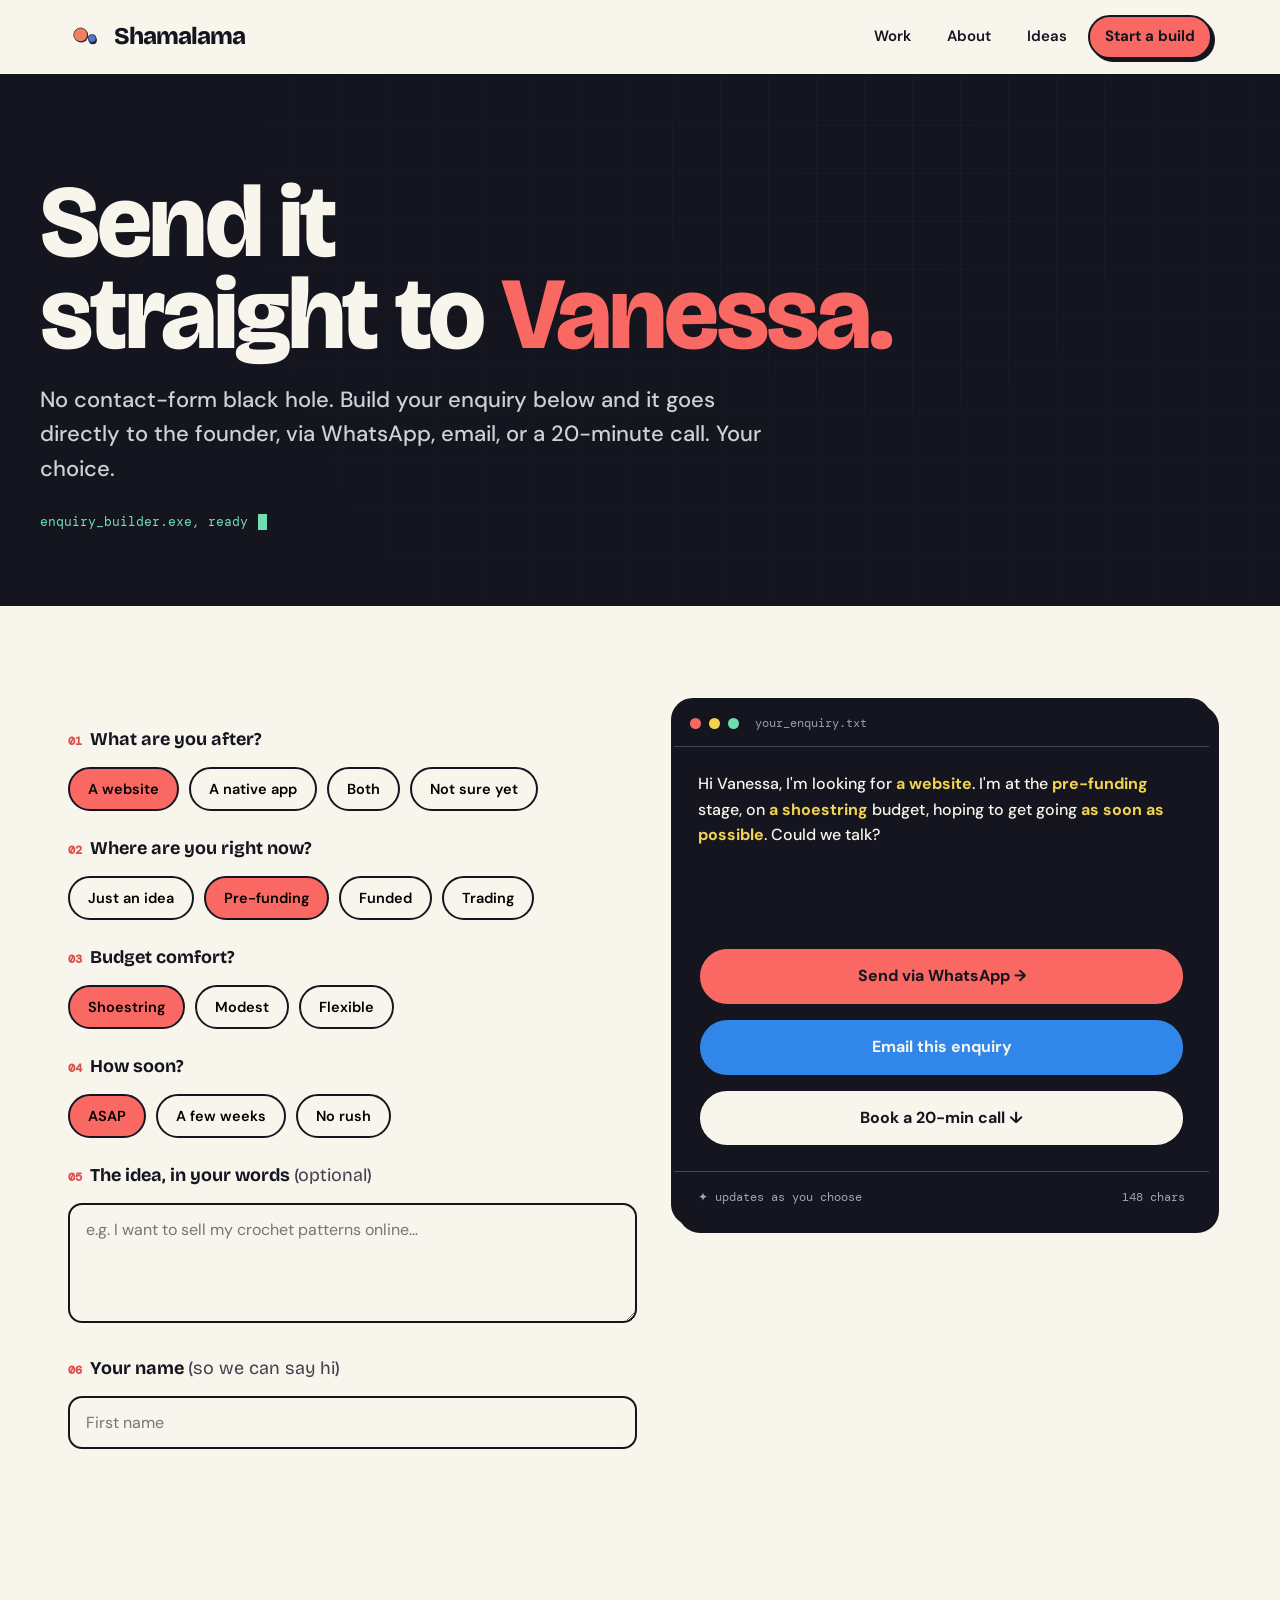
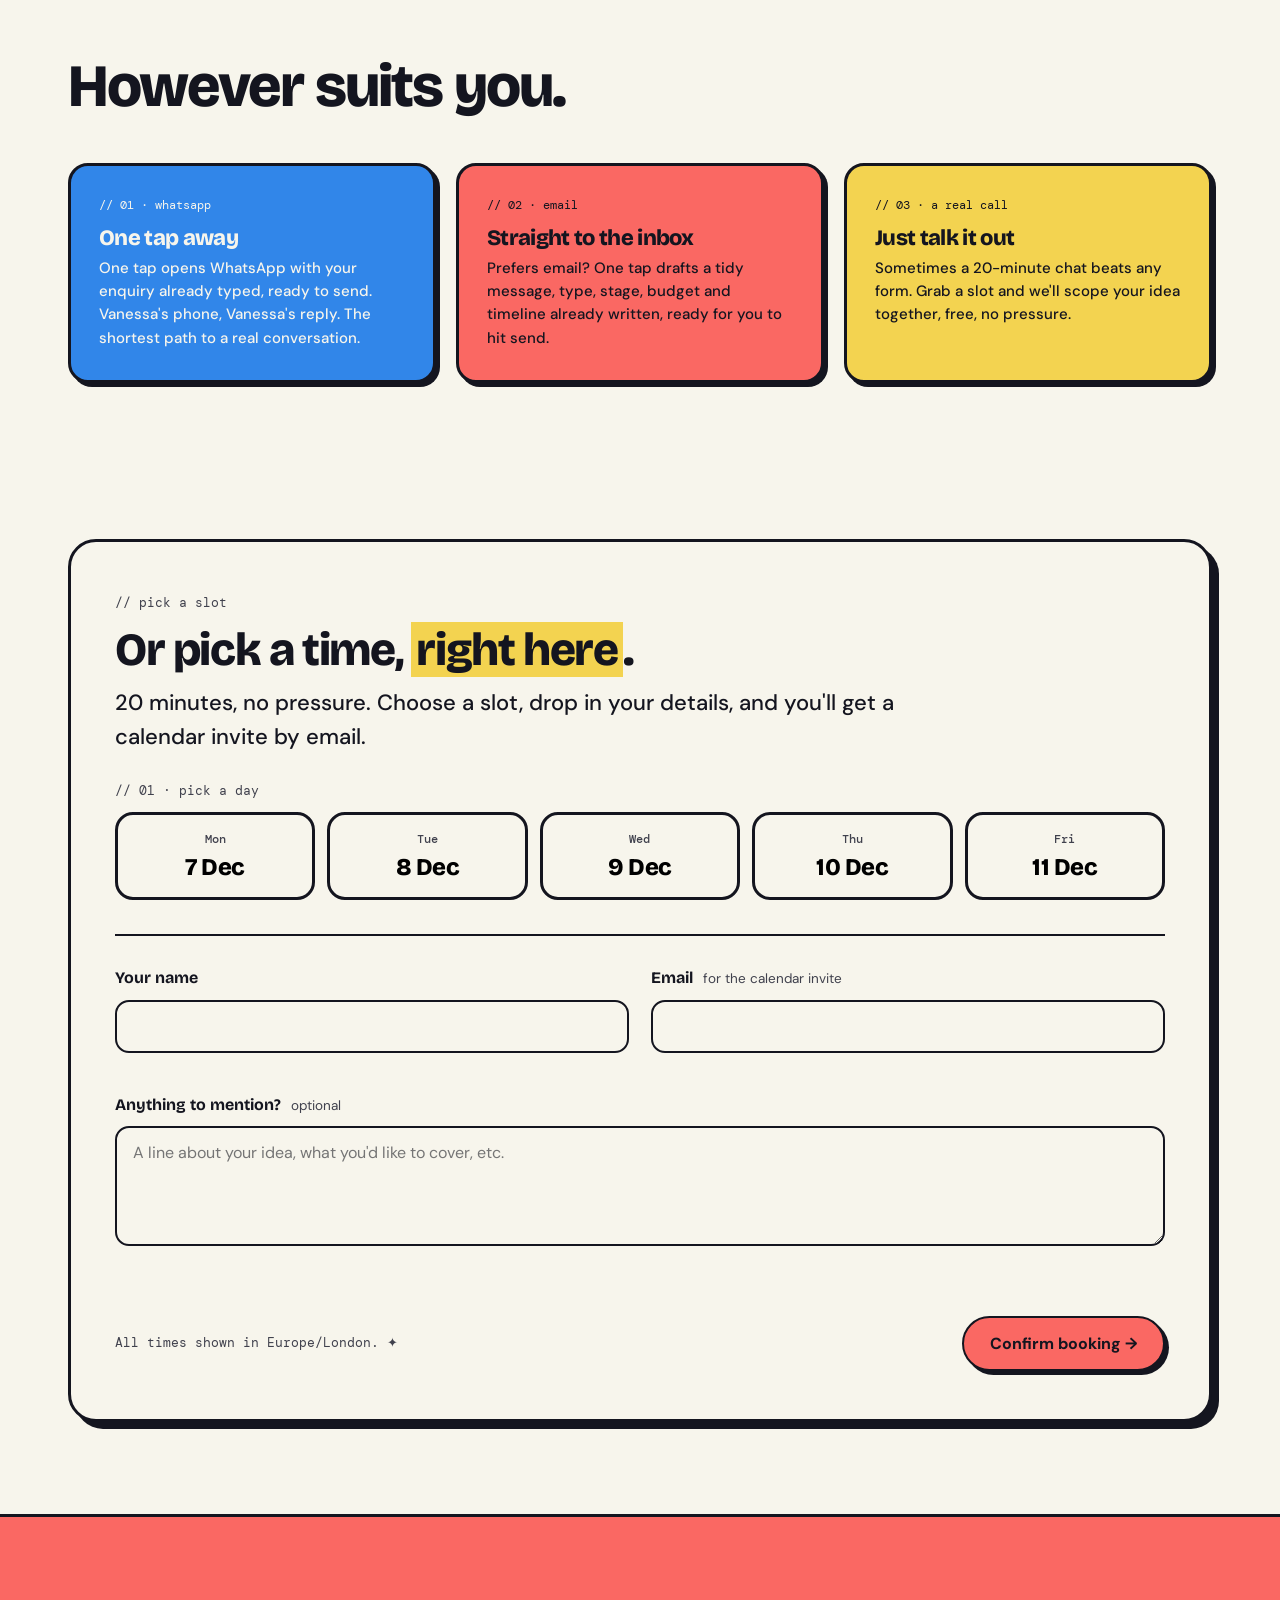
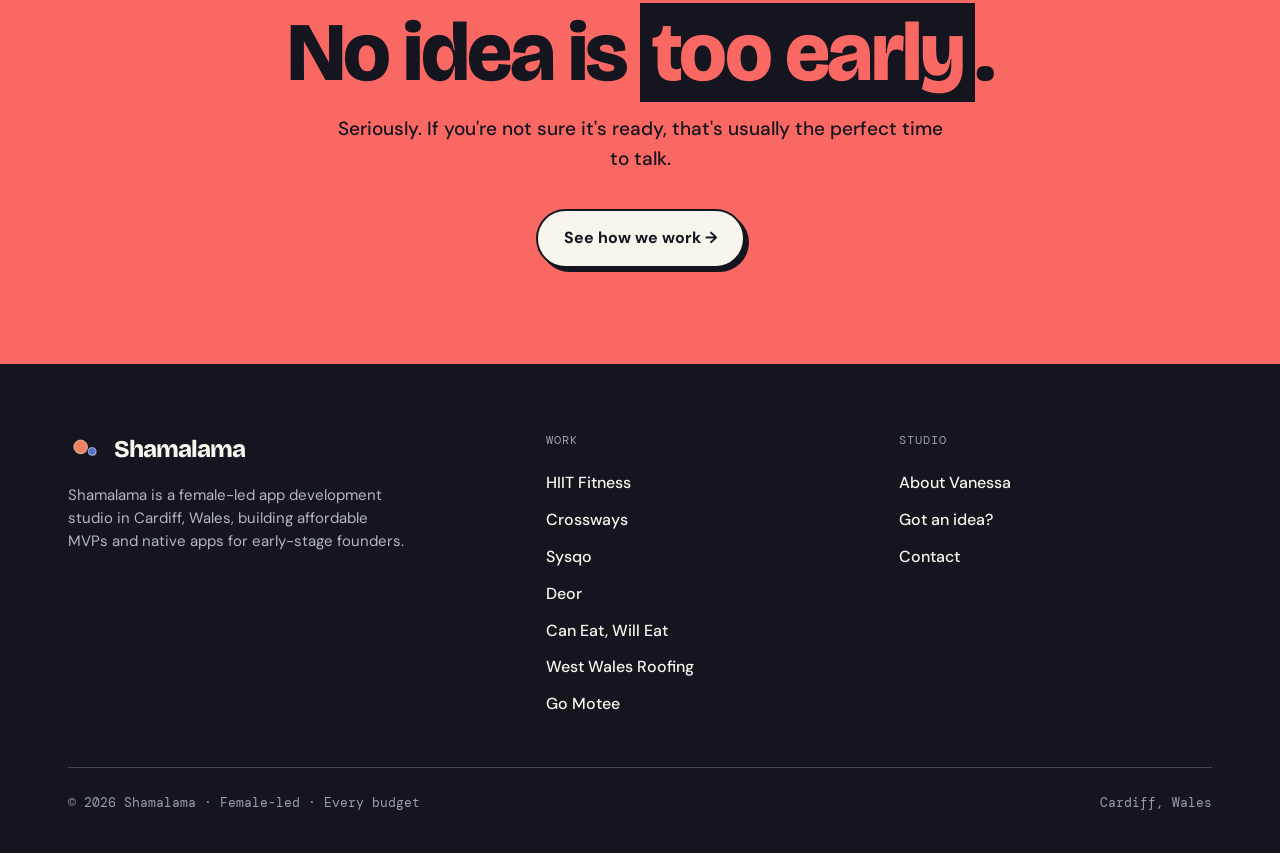
<file: contact.html>
<!DOCTYPE html>
<html lang="en">
<head>
<meta charset="UTF-8" />
<meta name="viewport" content="width=device-width, initial-scale=1.0" />
  <link rel="icon" type="image/svg+xml" href="favicon.svg">
  <link rel="icon" type="image/png" sizes="32x32" href="favicon-32.png">
  <link rel="icon" type="image/png" sizes="16x16" href="favicon-16.png">
  <link rel="apple-touch-icon" sizes="180x180" href="apple-touch-icon.png">
  <link rel="shortcut icon" href="favicon.ico">
<title>Start a Build: Free Scoping Call | Shamalama Cardiff</title>
<meta name="description" content="Tell us your idea and we'll show you the fastest, most affordable way to build it. Free scoping call with a female-led Cardiff app studio." />
<meta property="og:type" content="website" />
<meta property="og:site_name" content="Shamalama" />
<meta property="og:locale" content="en_GB" />
<meta property="og:url" content="https://shamalama.co.uk/contact.html" />
<meta property="og:title" content="Start a Build: Free Scoping Call | Shamalama Cardiff" />
<meta property="og:description" content="Tell us your idea and we'll show you the fastest, most affordable way to build it. Free scoping call with a female-led Cardiff app studio." />
<meta property="og:image" content="https://shamalama.co.uk/images/shamalama-og-logo-2x.png" />
<meta property="og:image:width" content="2400" />
<meta property="og:image:height" content="1260" />
<meta property="og:image" content="https://shamalama.co.uk/images/shamalama-mark-square.png" />
<meta property="og:image:width" content="1200" />
<meta property="og:image:height" content="1200" />
<meta name="twitter:card" content="summary_large_image" />
<meta name="twitter:title" content="Start a Build: Free Scoping Call | Shamalama Cardiff" />
<meta name="twitter:description" content="Tell us your idea and we'll show you the fastest, most affordable way to build it. Free scoping call with a female-led Cardiff app studio." />
<meta name="twitter:image" content="https://shamalama.co.uk/images/shamalama-og-logo-2x.png" />
<link rel="canonical" href="https://shamalama.co.uk/contact.html" />
<link rel="stylesheet" href="styles.css" />
<style>
  /* futuristic ink hero */
  .c-hero{ background:var(--ink); color:var(--paper); border-bottom:3px solid var(--ink); position:relative; overflow:hidden; }
  .c-hero::after{ content:""; position:absolute; inset:0; pointer-events:none; opacity:0.5;
    background-image:linear-gradient(oklch(1 0 0 /0.05) 1px,transparent 1px),linear-gradient(90deg,oklch(1 0 0 /0.05) 1px,transparent 1px);
    background-size:48px 48px; -webkit-mask-image:radial-gradient(circle at 70% 20%,black,transparent 80%); mask-image:radial-gradient(circle at 70% 20%,black,transparent 80%); }
  .c-hero .inner{ position:relative; z-index:1; padding:72px 0 70px; }
  .c-hero h1{ font-weight:800; font-size:clamp(46px,8vw,108px); line-height:0.9; }
  .c-hero h1 em{ font-style:normal; color:var(--coral); }
  .c-hero .sub{ font-size:clamp(18px,2.1vw,22px); font-weight:500; max-width:50ch; margin-top:22px; color:oklch(0.86 0.01 280); }
  .c-status{ font-family:var(--font-mono); font-size:13px; color:var(--mint); margin-top:26px; display:inline-flex; gap:10px; align-items:center; }
  .c-status .cur{ display:inline-block; width:9px; height:16px; background:var(--mint); animation:blink 1.1s step-end infinite; }
  @keyframes blink{ 0%,100%{opacity:1} 50%{opacity:0} }

  /* builder */
  .build-grid{ display:grid; grid-template-columns:1fr 0.95fr; gap:34px; align-items:start; }
  @media(max-width:920px){ .build-grid{ grid-template-columns:1fr; } }
  .builder .qbox{ margin-bottom:24px; }
  .builder .q{ font-family:var(--font-disp); font-weight:700; font-size:18px; margin-bottom:13px; }
  .builder .q .n{ font-family:var(--font-mono); font-size:12px; color:var(--coral-d); margin-right:8px; }

  .preview{ position:sticky; top:96px; }
  .pv-card{ background:var(--ink); color:var(--paper); border:3px solid var(--ink); border-radius:22px; box-shadow:var(--shadow-lg); overflow:hidden; }
  .pv-top{ display:flex; align-items:center; gap:8px; padding:13px 16px; border-bottom:1px solid oklch(0.4 0.02 280); }
  .pv-top .d{ width:11px; height:11px; border-radius:50%; }
  .pv-top .t{ font-family:var(--font-mono); font-size:12px; color:oklch(0.7 0.02 280); margin-left:8px; }
  .pv-body{ padding:24px 24px 26px; }
  .pv-body .msg{ font-size:16px; line-height:1.6; font-weight:500; min-height:150px; }
  .pv-body .msg b{ color:var(--yellow); font-weight:700; }
  .pv-actions{ display:flex; flex-direction:column; gap:12px; padding:0 24px 24px; }
  .pv-actions .btn{ justify-content:center; width:100%; }
  .pv-foot{ border-top:1px solid oklch(0.4 0.02 280); padding:16px 24px; font-family:var(--font-mono); font-size:12px; color:oklch(0.72 0.02 280); display:flex; justify-content:space-between; flex-wrap:wrap; gap:8px; }

  /* channels */
  .chan-grid{ display:grid; grid-template-columns:repeat(3,1fr); gap:20px; }
  @media(max-width:820px){ .chan-grid{ grid-template-columns:1fr; } }
  .chan{ border:3px solid var(--ink); border-radius:20px; padding:30px 28px; box-shadow:var(--shadow); }
  .chan:nth-child(1){ background:var(--blue); color:var(--paper); }
  .chan:nth-child(2){ background:var(--coral); }
  .chan:nth-child(3){ background:var(--yellow); }
  .chan .tag{ font-family:var(--font-mono); font-size:12px; }
  .chan h4{ font-weight:800; font-size:22px; margin:12px 0 8px; }
  .chan p{ font-size:15px; font-weight:500; }

  /* inline booking */
  .book-card{ background:var(--paper); border:3px solid var(--ink); border-radius:28px; padding:48px 44px; box-shadow:var(--shadow-lg); }
  @media(max-width:680px){ .book-card{ padding:32px 22px; } }
  .book-head .tag{ font-family:var(--font-mono); font-size:13px; color:var(--ink-soft); margin-bottom:14px; display:inline-block; }
  .book-head h2{ font-size:clamp(28px,4vw,46px); line-height:0.98; }
  .book-head p{ margin-top:14px; }
  .book-step{ margin-top:28px; }
  .step-label{ font-size:12.5px; color:var(--ink-soft); margin-bottom:10px; display:block; }
  .slot-grid{ display:grid; grid-template-columns:repeat(5,1fr); gap:12px; }
  @media(max-width:820px){ .slot-grid{ grid-template-columns:repeat(3,1fr); } }
  @media(max-width:480px){ .slot-grid{ grid-template-columns:repeat(2,1fr); } }
  .slot-tile{ background:var(--paper); border:3px solid var(--ink); border-radius:18px; padding:16px 14px; cursor:pointer; transition:transform .14s, box-shadow .14s, background .14s; text-align:center; font-family:var(--font-disp); user-select:none; }
  .slot-tile:hover{ transform:translate(-2px,-2px); box-shadow:5px 5px 0 var(--ink); }
  .slot-tile.sel{ background:var(--coral); box-shadow:5px 5px 0 var(--ink); }
  .slot-tile .day{ font-family:var(--font-mono); font-size:12px; font-weight:500; color:var(--ink-soft); }
  .slot-tile.sel .day{ color:var(--ink); }
  .slot-tile .time{ font-weight:800; font-size:24px; margin-top:6px; letter-spacing:-0.02em; }
  .book-form{ margin-top:34px; padding-top:30px; border-top:2px solid var(--ink); display:grid; grid-template-columns:1fr 1fr; gap:18px 22px; }
  @media(max-width:680px){ .book-form{ grid-template-columns:1fr; } }
  .book-form .full{ grid-column:1/-1; }
  .book-submit{ display:flex; justify-content:space-between; align-items:center; gap:16px; flex-wrap:wrap; margin-top:22px; }
  .book-submit .note{ font-family:var(--font-mono); font-size:12.5px; color:var(--ink-soft); }
  .book-status{ margin-top:16px; padding:14px 18px; border-radius:12px; border:2px solid var(--ink); font-family:var(--font-mono); font-size:14px; display:none; }
  .book-status.show{ display:block; }
  .book-status.ok{ background:var(--mint); }
  .book-status.err{ background:var(--coral); }
</style>
</head>
<body>

<nav class="site">
  <div class="wrap nav-in">
    <a class="brand" href="/"><img class="brand-mark" src="images/brand/mark.svg" alt="Shamalama" width="36" height="36">Shamalama</a>
    <button class="nav-toggle" aria-label="Toggle menu"><span></span></button>
    <div class="nav-links">
      <a href="/#work">Work</a>
      <a href="about.html">About</a>
      <a href="ideas.html">Ideas</a>
      <a class="nav-cta" href="contact.html" class="active">Start a build</a>
    </div>
  </div>
</nav>

<header class="c-hero">
  <div class="wrap inner">
    <h1 class="mt-m">Send it<br />straight to <em>Vanessa.</em></h1>
    <p class="sub">No contact-form black hole. Build your enquiry below and it goes directly to the founder, via WhatsApp, email, or a 20-minute call. Your choice.</p>
    <div class="c-status mono">enquiry_builder.exe, ready<span class="cur"></span></div>
  </div>
</header>

<section class="block wrap">
  <div class="build-grid">
    <!-- left: builder -->
    <div class="builder rv in">
      <div class="mt-m"></div>

      <div class="qbox">
        <div class="q"><span class="n mono">01</span>What are you after?</div>
        <div class="seg" data-key="type" data-single>
          <button class="opt-btn sel" data-val="a website">A website</button>
          <button class="opt-btn" data-val="a native app">A native app</button>
          <button class="opt-btn" data-val="a website + an app">Both</button>
          <button class="opt-btn" data-val="something I'm still figuring out">Not sure yet</button>
        </div>
      </div>

      <div class="qbox">
        <div class="q"><span class="n mono">02</span>Where are you right now?</div>
        <div class="seg" data-key="stage" data-single>
          <button class="opt-btn" data-val="just an idea">Just an idea</button>
          <button class="opt-btn sel" data-val="pre-funding">Pre-funding</button>
          <button class="opt-btn" data-val="funded">Funded</button>
          <button class="opt-btn" data-val="already trading">Trading</button>
        </div>
      </div>

      <div class="qbox">
        <div class="q"><span class="n mono">03</span>Budget comfort?</div>
        <div class="seg" data-key="budget" data-single>
          <button class="opt-btn sel" data-val="a shoestring">Shoestring</button>
          <button class="opt-btn" data-val="a modest">Modest</button>
          <button class="opt-btn" data-val="a flexible">Flexible</button>
        </div>
      </div>

      <div class="qbox">
        <div class="q"><span class="n mono">04</span>How soon?</div>
        <div class="seg" data-key="timeline" data-single>
          <button class="opt-btn sel" data-val="as soon as possible">ASAP</button>
          <button class="opt-btn" data-val="in a few weeks">A few weeks</button>
          <button class="opt-btn" data-val="with no real rush">No rush</button>
        </div>
      </div>

      <div class="qbox">
        <div class="q"><span class="n mono">05</span>The idea, in your words <span class="hint" style="font-weight:400;color:var(--ink-soft);">(optional)</span></div>
        <textarea class="textarea" id="idea" placeholder="e.g. I want to sell my crochet patterns online…"></textarea>
      </div>

      <div class="qbox">
        <div class="q"><span class="n mono">06</span>Your name <span class="hint" style="font-weight:400;color:var(--ink-soft);">(so we can say hi)</span></div>
        <input class="input" id="name" placeholder="First name" />
      </div>
    </div>

    <!-- right: live preview -->
    <div class="preview rv">
      <div class="pv-card">
        <div class="pv-top">
          <span class="d" style="background:var(--coral);"></span><span class="d" style="background:var(--yellow);"></span><span class="d" style="background:var(--mint);"></span>
          <span class="t mono">your_enquiry.txt</span>
        </div>
        <div class="pv-body">
          <div class="msg" id="msg"></div>
        </div>
        <div class="pv-actions">
          <a class="btn btn-primary" id="waBtn" href="#" target="_blank" rel="noopener">Send via WhatsApp →</a>
          <a class="btn btn-blue" id="mailBtn" href="#">Email this enquiry</a>
          <a class="btn btn-paper" id="callBtn" href="#book">Book a 20-min call ↓</a>
        </div>
        <div class="pv-foot">
          <span class="mono">✦ updates as you choose</span>
          <span class="mono" id="charcount">0 chars</span>
        </div>
      </div>
    </div>
  </div>
</section>

<section class="block tight wrap">
  <div class="sec-head rv"><h2 class="sec-title mt-m">However suits you.</h2></div>
  <div class="chan-grid rv">
    <div class="chan">
      <div class="tag mono">// 01 · whatsapp</div>
      <h4>One tap away</h4>
      <p>One tap opens WhatsApp with your enquiry already typed, ready to send. Vanessa's phone, Vanessa's reply. The shortest path to a real conversation.</p>
    </div>
    <div class="chan">
      <div class="tag mono">// 02 · email</div>
      <h4>Straight to the inbox</h4>
      <p>Prefers email? One tap drafts a tidy message, type, stage, budget and timeline already written, ready for you to hit send.</p>
    </div>
    <div class="chan">
      <div class="tag mono">// 03 · a real call</div>
      <h4>Just talk it out</h4>
      <p>Sometimes a 20-minute chat beats any form. Grab a slot and we'll scope your idea together, free, no pressure.</p>
    </div>
  </div>
</section>

<!-- Inline booking -->
<section class="block wrap" id="book">
  <div class="book-card rv">
    <div class="book-head">
      <div class="tag mono">// pick a slot</div>
      <h2 class="sec-title">Or pick a time, <em class="hl">right here</em>.</h2>
      <p class="lead">20 minutes, no pressure. Choose a slot, drop in your details, and you'll get a calendar invite by email.</p>
    </div>

    <div class="book-step">
      <div class="step-label mono">// 01 · pick a day</div>
      <div class="slot-grid" id="dayGrid" role="radiogroup" aria-label="Pick a day"></div>
    </div>

    <div class="book-step" id="timeStep" hidden>
      <div class="step-label mono">// 02 · pick a time</div>
      <div class="slot-grid" id="timeGrid" role="radiogroup" aria-label="Pick a time"></div>
    </div>

    <form class="book-form" id="bookForm" novalidate>
      <div class="field">
        <label for="bookName">Your name</label>
        <input class="input" type="text" id="bookName" name="name" required autocomplete="name" />
      </div>
      <div class="field">
        <label for="bookEmail">Email <span class="hint">for the calendar invite</span></label>
        <input class="input" type="email" id="bookEmail" name="email" required autocomplete="email" />
      </div>
      <div class="field full">
        <label for="bookNotes">Anything to mention? <span class="hint">optional</span></label>
        <textarea class="textarea" id="bookNotes" name="notes" rows="3" placeholder="A line about your idea, what you'd like to cover, etc."></textarea>
      </div>
      <div class="book-submit full">
        <span class="note">All times shown in Europe/London. ✦</span>
        <button class="btn btn-primary" type="submit" id="bookSubmit">Confirm booking →</button>
      </div>
      <div class="book-status full" id="bookStatus" role="status" aria-live="polite"></div>
    </form>
  </div>
</section>

<section class="cta-band">
  <div class="wrap rv">
    <h2>No idea is <em>too early</em>.</h2>
    <p>Seriously. If you're not sure it's ready, that's usually the perfect time to talk.</p>
    <div class="hero-cta"><a class="btn btn-paper" href="ideas.html">See how we work →</a></div>
  </div>
</section>

<footer class="site">
  <div class="wrap">
    <div class="foot-grid">
      <div>
        <a class="brand" href="/"><img class="brand-mark" src="images/brand/mark-dark.svg" alt="Shamalama" width="36" height="36">Shamalama</a>
        <p class="foot-blurb">Shamalama is a female-led app development studio in Cardiff, Wales, building affordable MVPs and native apps for early-stage founders.</p>
      </div>
      <div class="foot-col"><p class="footer-nav-heading">Work</p><a href="work-hiit-fitness.html">HIIT Fitness</a><a href="work-crossways.html">Crossways</a><a href="work-sysqo.html">Sysqo</a><a href="work-deor.html">Deor</a><a href="work-can-eat-will-eat.html">Can Eat, Will Eat</a><a href="work-west-wales-roofing.html">West Wales Roofing</a><a href="work-go-motee.html">Go Motee</a></div>
      <div class="foot-col"><p class="footer-nav-heading">Studio</p><a href="about.html">About Vanessa</a><a href="ideas.html">Got an idea?</a><a href="contact.html">Contact</a></div>
    </div>
    <div class="foot-base"><span class="mono">© 2026 Shamalama · Female-led · Every budget</span><span class="mono">Cardiff, Wales</span></div>
  </div>
</footer>

<script src="site.js" defer></script>
<script>
  var EMAIL = 'info@shamalama.co.uk';
  var WHATSAPP = '447947162655'; // international format, no leading +

  var state = { type: 'a website', stage: 'pre-funding', budget: 'a shoestring', timeline: 'as soon as possible' };

  document.querySelectorAll('.seg[data-single]').forEach(function (seg) {
    var key = seg.getAttribute('data-key');
    seg.querySelectorAll('.opt-btn').forEach(function (b) {
      b.addEventListener('click', function () {
        seg.querySelectorAll('.opt-btn').forEach(function (x) { x.classList.remove('sel'); });
        b.classList.add('sel');
        state[key] = b.getAttribute('data-val');
        render();
      });
    });
  });
  document.getElementById('idea').addEventListener('input', render);
  document.getElementById('name').addEventListener('input', render);

  function composeHTML() {
    var name = (document.getElementById('name').value || '').trim();
    var idea = (document.getElementById('idea').value || '').trim();
    var hi = 'Hi Vanessa,';
    var line1 = ' I\'m looking for <b>' + state.type + '</b>.';
    var line2 = idea ? ' In short: <b>' + escapeHTML(idea) + '</b>.' : '';
    var line3 = ' I\'m at the <b>' + state.stage + '</b> stage, on <b>' + state.budget + '</b> budget, hoping to get going <b>' + state.timeline + '</b>.';
    var line4 = ' Could we talk?';
    var sign = name ? '<br><br>Thanks,<br>' + escapeHTML(name) : '';
    return hi + line1 + line2 + line3 + line4 + sign;
  }
  function composeText() {
    return composeHTML().replace(/<br>/g, '\n').replace(/<\/?b>/g, '').replace(/&amp;/g, '&').replace(/&lt;/g, '<').replace(/&gt;/g, '>');
  }
  function escapeHTML(s){ return s.replace(/&/g,'&amp;').replace(/</g,'&lt;').replace(/>/g,'&gt;'); }

  function render() {
    document.getElementById('msg').innerHTML = composeHTML();
    var t = composeText();
    document.getElementById('charcount').textContent = t.length + ' chars';
    document.getElementById('mailBtn').setAttribute('href',
      'mailto:' + EMAIL + '?subject=' + encodeURIComponent('New enquiry, ' + state.type) + '&body=' + encodeURIComponent(t));
    document.getElementById('waBtn').setAttribute('href',
      'https://wa.me/' + WHATSAPP + '?text=' + encodeURIComponent(t));
  }

  render();

  // ---- Inline booking: Make.com webhook + dynamic slot picker ----
  // Availability rules: weekdays only, six spaced slots within 08:30–18:00.
  // Adjust TIMES or DAY_COUNT below to change what's offered.
  var BOOKING_WEBHOOK = 'https://hook.eu1.make.com/n5yhmb6k495ss41oacoroctwok40gx2r';
  var TIMES = ['08:30', '10:00', '11:30', '14:00', '15:30', '17:00'];
  var DAY_COUNT = 5;

  var DAY_NAMES = ['Sun','Mon','Tue','Wed','Thu','Fri','Sat'];
  var MONTH_NAMES = ['Jan','Feb','Mar','Apr','May','Jun','Jul','Aug','Sep','Oct','Nov','Dec'];

  function pad(n) { n = +n; return n < 10 ? '0' + n : '' + n; }
  function dayLabel(d) { return DAY_NAMES[d.getDay()] + ' ' + d.getDate() + ' ' + MONTH_NAMES[d.getMonth()]; }
  function localIso(d, hhmm) {
    var p = hhmm.split(':');
    return d.getFullYear() + '-' + pad(d.getMonth() + 1) + '-' + pad(d.getDate()) + 'T' + p[0] + ':' + p[1] + ':00';
  }
  function londonOffset(d) {
    // Returns "+HH:MM" for Europe/London at the given date, DST-aware.
    try {
      var parts = new Intl.DateTimeFormat('en-GB', { timeZone: 'Europe/London', timeZoneName: 'longOffset' }).formatToParts(d);
      var tz = (parts.find(function (p) { return p.type === 'timeZoneName'; }) || {}).value;
      if (tz === 'GMT' || tz === 'UTC') return '+00:00';
      var m = tz && tz.match(/GMT([+-])(\d{1,2}):?(\d{0,2})/);
      if (m) return m[1] + pad(m[2]) + ':' + pad(m[3] || '00');
    } catch (e) {}
    // Fallback: rough UK DST window (late Mar → late Oct).
    var mo = d.getMonth();
    return (mo >= 3 && mo <= 9) ? '+01:00' : '+00:00';
  }
  function slotIso(d, hhmm) { return localIso(d, hhmm) + londonOffset(d); }
  function addMinutes(hhmm, mins) {
    var p = hhmm.split(':');
    var total = parseInt(p[0], 10) * 60 + parseInt(p[1], 10) + mins;
    return pad(Math.floor(total / 60)) + ':' + pad(total % 60);
  }
  function upcomingWeekdays(n) {
    var out = [], d = new Date();
    d.setHours(0, 0, 0, 0);
    d.setDate(d.getDate() + 1);
    while (out.length < n) {
      var dow = d.getDay();
      if (dow !== 0 && dow !== 6) out.push(new Date(d.getTime()));
      d.setDate(d.getDate() + 1);
    }
    return out;
  }

  var pickedSlot = null;
  var pickedDay = null;
  var dayGrid = document.getElementById('dayGrid');
  var timeGrid = document.getElementById('timeGrid');
  var timeStep = document.getElementById('timeStep');

  upcomingWeekdays(DAY_COUNT).forEach(function (d) {
    var t = document.createElement('button');
    t.type = 'button';
    t.className = 'slot-tile';
    t.setAttribute('role', 'radio');
    t.setAttribute('aria-checked', 'false');
    t.innerHTML = '<div class="day">' + DAY_NAMES[d.getDay()] + '</div><div class="time">' + d.getDate() + ' ' + MONTH_NAMES[d.getMonth()] + '</div>';
    t.addEventListener('click', function () {
      dayGrid.querySelectorAll('.slot-tile').forEach(function (x) { x.classList.remove('sel'); x.setAttribute('aria-checked', 'false'); });
      t.classList.add('sel');
      t.setAttribute('aria-checked', 'true');
      pickedDay = d;
      pickedSlot = null;
      renderTimes(d);
      setStatus('');
    });
    dayGrid.appendChild(t);
  });

  function renderTimes(d) {
    timeGrid.innerHTML = '';
    TIMES.forEach(function (hhmm) {
      var t = document.createElement('button');
      t.type = 'button';
      t.className = 'slot-tile';
      t.setAttribute('role', 'radio');
      t.setAttribute('aria-checked', 'false');
      t.innerHTML = '<div class="time">' + hhmm + '</div>';
      t.addEventListener('click', function () {
        timeGrid.querySelectorAll('.slot-tile').forEach(function (x) { x.classList.remove('sel'); x.setAttribute('aria-checked', 'false'); });
        t.classList.add('sel');
        t.setAttribute('aria-checked', 'true');
        pickedSlot = {
          day: dayLabel(d),
          time: hhmm,
          local: localIso(d, hhmm),
          iso: slotIso(d, hhmm),
          isoEnd: slotIso(d, addMinutes(hhmm, 20))
        };
        setStatus('');
      });
      timeGrid.appendChild(t);
    });
    timeStep.removeAttribute('hidden');
  }

  function setStatus(msg, kind) {
    var el = document.getElementById('bookStatus');
    el.textContent = msg;
    el.className = 'book-status full' + (msg ? ' show ' + (kind || '') : '');
  }

  document.getElementById('bookForm').addEventListener('submit', function (e) {
    e.preventDefault();
    var name = document.getElementById('bookName').value.trim();
    var email = document.getElementById('bookEmail').value.trim();
    var notes = document.getElementById('bookNotes').value.trim();
    if (!pickedSlot) return setStatus('Pick a slot above first.', 'err');
    if (!name) return setStatus('Add your name so we know who we\'re talking to.', 'err');
    if (!/^[^\s@]+@[^\s@]+\.[^\s@]+$/.test(email)) return setStatus('That email doesn\'t look right.', 'err');

    var btn = document.getElementById('bookSubmit');
    btn.disabled = true;
    btn.textContent = 'Sending…';
    setStatus('');

    // Form-encoded body: a CORS "simple" content type, so no preflight. Make parses the fields
    // into structured webhook bundle data — needed for its Zoho Calendar connector to consume them.
    // We can't read the opaque no-cors response; treat any non-throwing fetch as success.
    var params = new URLSearchParams();
    params.append('name', name);
    params.append('email', email);
    params.append('notes', notes);
    params.append('slot_day', pickedSlot.day);
    params.append('slot_time', pickedSlot.time);
    params.append('slot_local', pickedSlot.local);
    params.append('slot_iso', pickedSlot.iso);
    params.append('slot_iso_end', pickedSlot.isoEnd);
    params.append('slot_zoho_start', pickedSlot.iso.replace(/[-:]/g, ''));
    params.append('slot_zoho_end', pickedSlot.isoEnd.replace(/[-:]/g, ''));
    params.append('timezone', 'Europe/London');
    params.append('source', 'shamalama.co.uk/contact');

    fetch(BOOKING_WEBHOOK, {
      method: 'POST',
      mode: 'no-cors',
      body: params
    }).then(function () {
      setStatus('Booked! ' + pickedSlot.day + ' at ' + pickedSlot.time + ' — check ' + email + ' for the invite.', 'ok');
      document.getElementById('bookForm').reset();
      dayGrid.querySelectorAll('.slot-tile').forEach(function (x) { x.classList.remove('sel'); });
      timeGrid.querySelectorAll('.slot-tile').forEach(function (x) { x.classList.remove('sel'); });
      timeStep.setAttribute('hidden', '');
      pickedSlot = null;
      pickedDay = null;
    }).catch(function () {
      setStatus('Something went wrong sending that — please email ' + EMAIL + ' and we\'ll sort a time.', 'err');
    }).finally(function () {
      btn.disabled = false;
      btn.textContent = 'Confirm booking →';
    });
  });
</script>
</body>
</html>
</file>
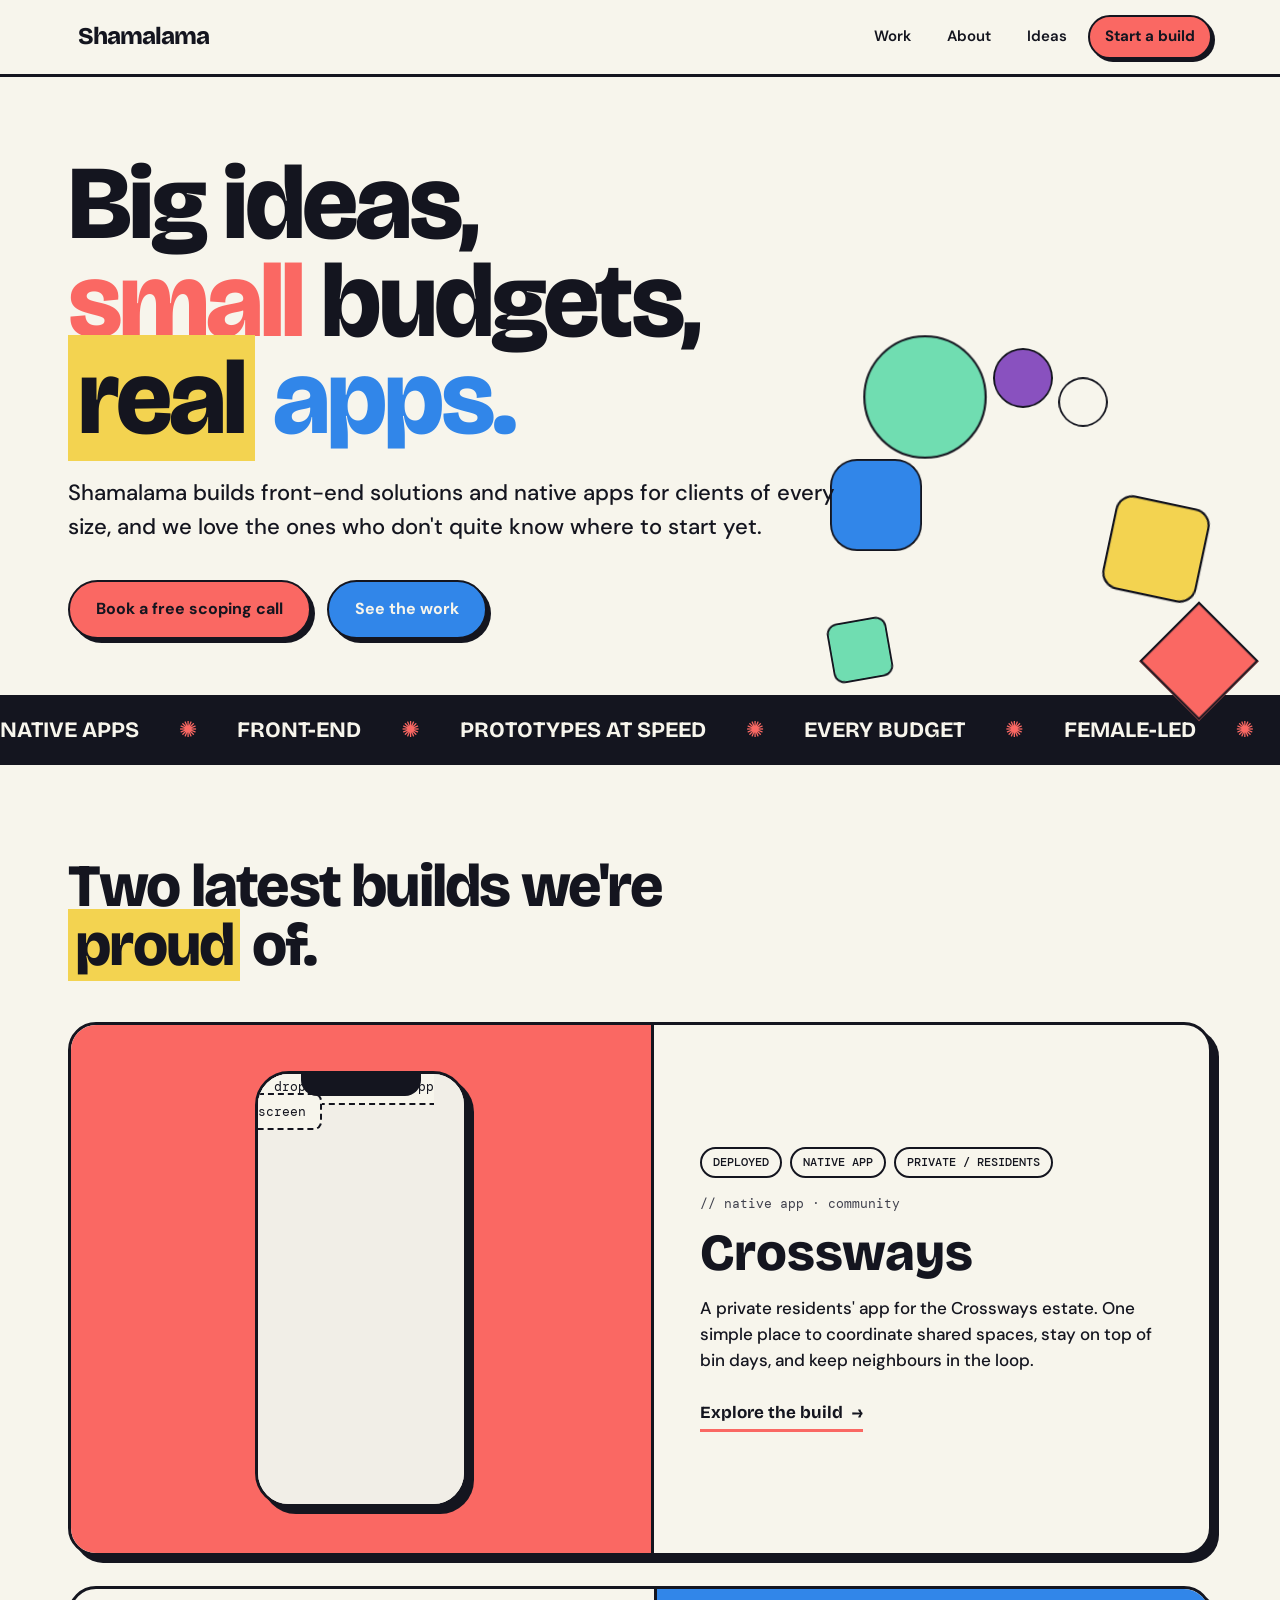
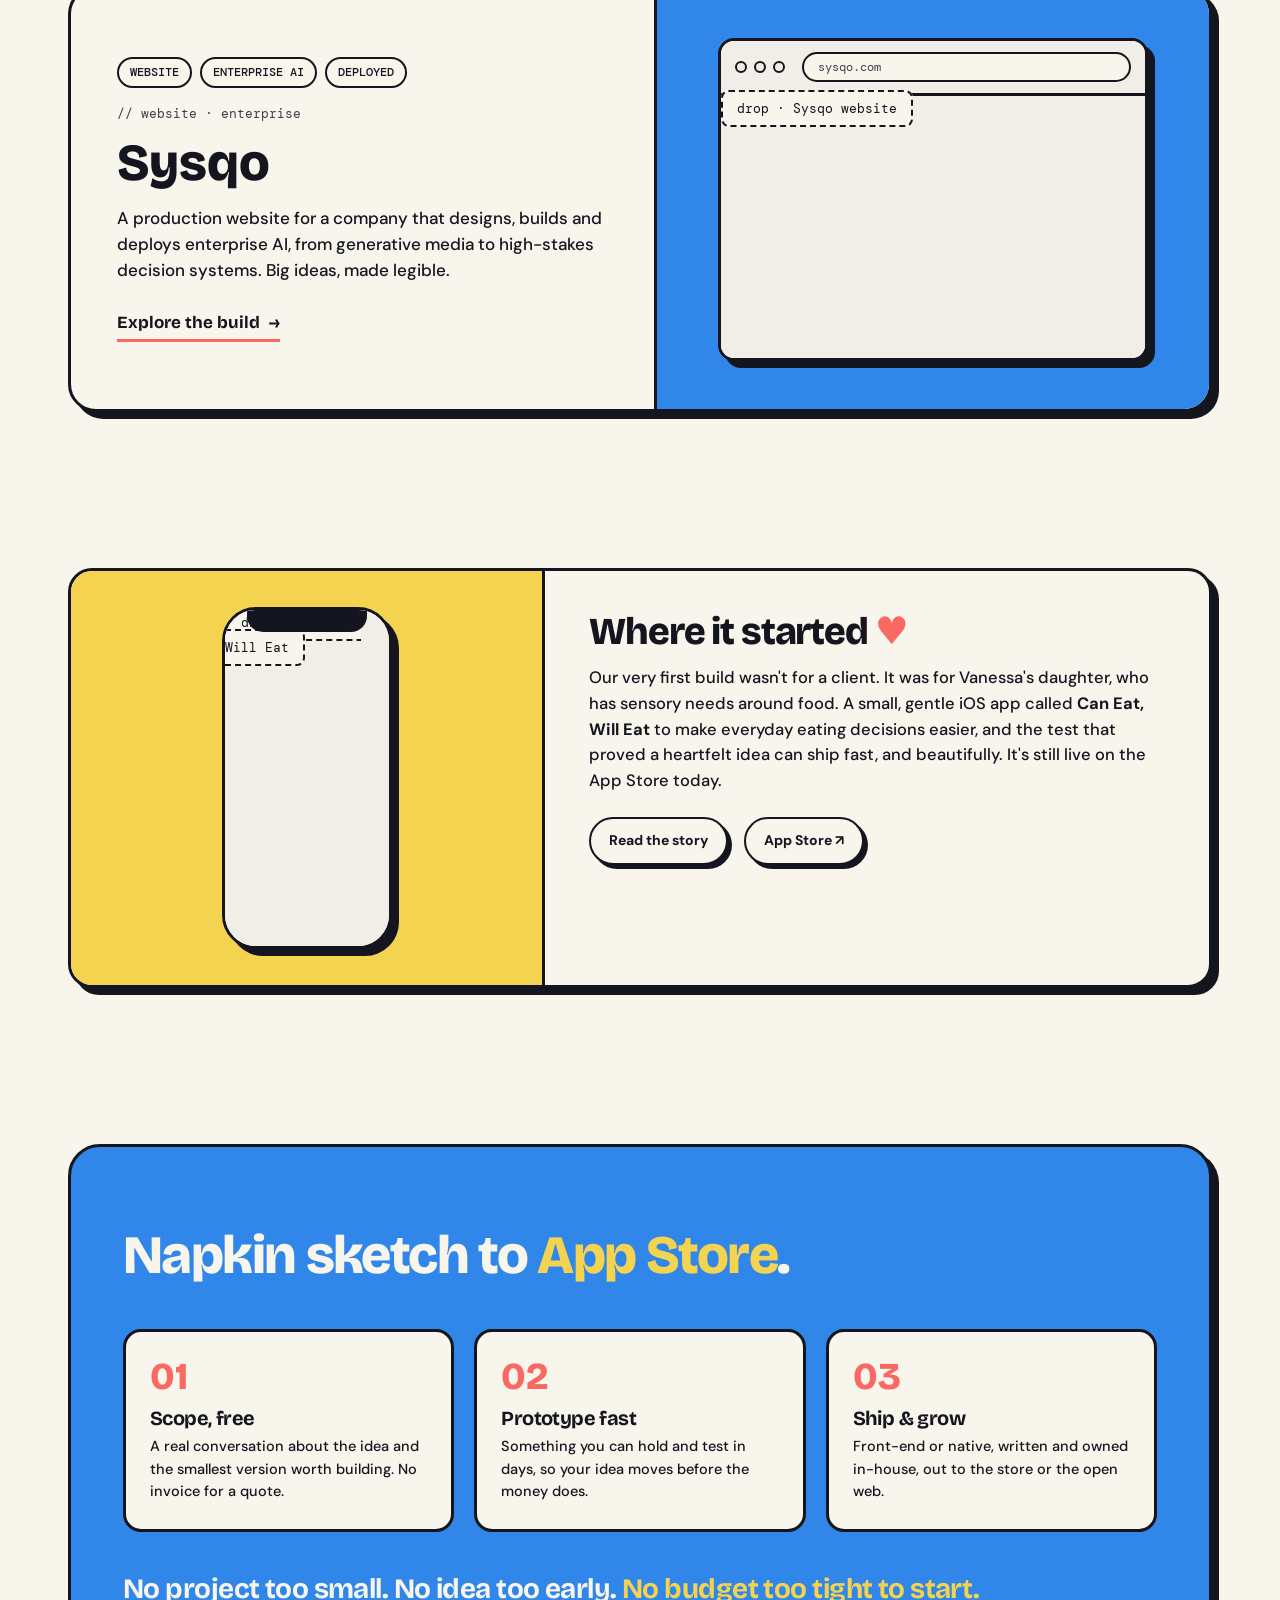
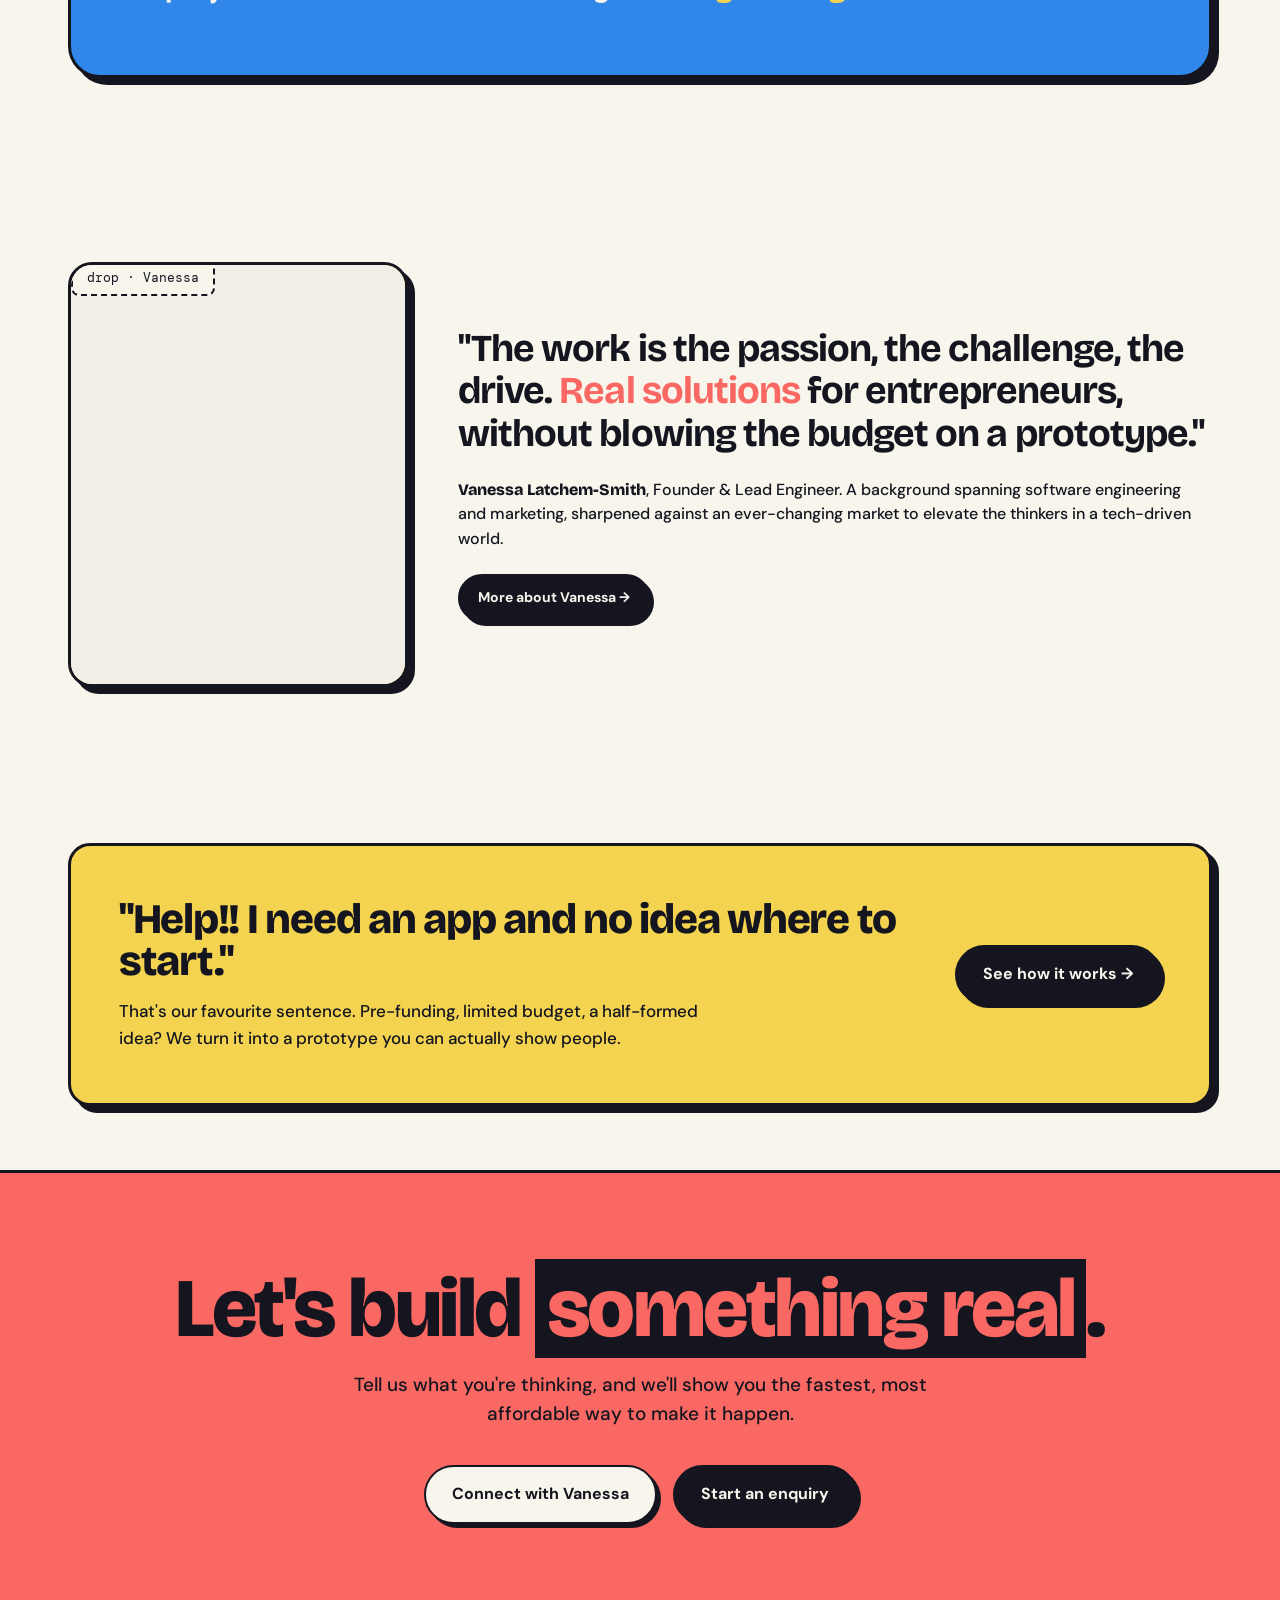
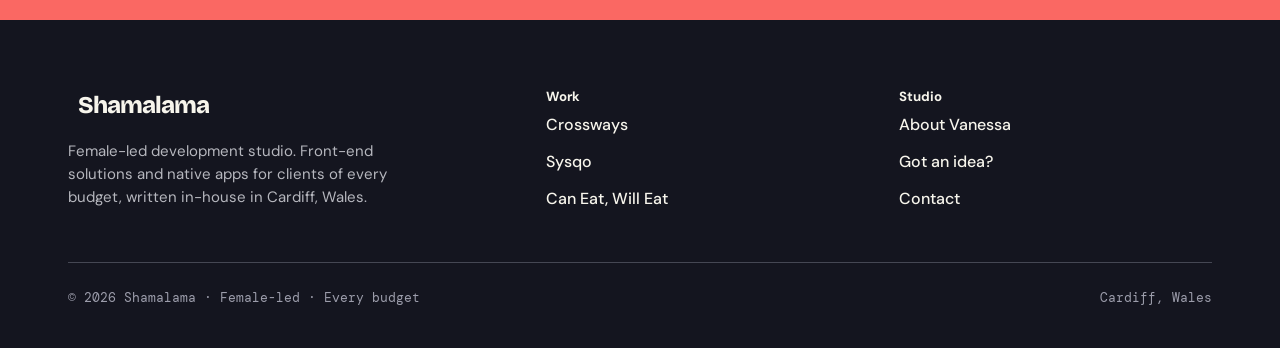
<file: home.html>
<!DOCTYPE html>
<html lang="en">
<head>
<meta charset="UTF-8" />
<meta name="viewport" content="width=device-width, initial-scale=1.0" />
<title>Shamalama · Female-led development studio</title>
<meta name="description" content="Shamalama is a female-led development studio building front-end solutions and native apps for clients of every budget. Founded by Vanessa Latchem-Smith in Cardiff, Wales." />
<link rel="stylesheet" href="styles.css" />
<style>
  /* featured work rows */
  .feat-row{ display:grid; grid-template-columns:1.05fr 1fr; border:3px solid var(--ink); border-radius:28px; overflow:hidden; box-shadow:var(--shadow-lg); background:var(--paper); transition:transform .2s, box-shadow .2s; }
  .feat-row + .feat-row{ margin-top:30px; }
  .feat-row:hover{ transform:translate(-3px,-3px); box-shadow:10px 10px 0 var(--ink); }
  .feat-row.flip .fr-media{ order:2; border-left:3px solid var(--ink); border-right:0; }
  .fr-media{ border-right:3px solid var(--ink); display:flex; align-items:center; justify-content:center; padding:46px 40px; min-height:420px; }
  .fr-media.coral{ background:var(--coral); }
  .fr-media.blue{ background:var(--blue); }
  .fr-body{ padding:48px 46px; display:flex; flex-direction:column; justify-content:center; }
  .fr-kicker{ font-family:var(--font-mono); font-size:13px; color:var(--ink-soft); margin-bottom:14px; }
  .fr-name{ font-family:var(--font-disp); font-weight:800; font-size:clamp(32px,4.4vw,52px); line-height:0.98; }
  .fr-desc{ font-size:17px; font-weight:500; max-width:42ch; margin-top:16px; }
  .fr-link{ margin-top:26px; font-family:var(--font-disp); font-weight:700; font-size:17px; display:inline-flex; gap:9px; align-items:center; align-self:flex-start; border-bottom:3px solid var(--coral); padding-bottom:3px; }
  .fr-link .arr{ transition:transform .2s; }
  .feat-row:hover .fr-link .arr{ transform:translateX(6px); }
  @media(max-width:860px){
    .feat-row, .feat-row.flip{ grid-template-columns:1fr; }
    .fr-media, .feat-row.flip .fr-media{ order:0; border:0; border-bottom:3px solid var(--ink); min-height:300px; padding:34px 24px; }
    .fr-body{ padding:36px 28px; }
  }
  /* phone + browser frames sized for panels */
  .panel-phone{ width:212px; }
  .panel-browser{ width:100%; max-width:430px; }
  .screen{ width:100%; position:relative; display:block; }

  /* origin (CEWE) strip */
  .origin{ display:grid; grid-template-columns:1fr 1.4fr; gap:0; border:3px solid var(--ink); border-radius:24px; overflow:hidden; box-shadow:var(--shadow-lg); background:var(--paper); }
  .origin .o-media{ background:var(--yellow); border-right:3px solid var(--ink); display:flex; align-items:center; justify-content:center; padding:36px; }
  .origin .o-body{ padding:42px 44px; }
  @media(max-width:760px){ .origin{ grid-template-columns:1fr; } .origin .o-media{ border-right:0; border-bottom:3px solid var(--ink); } }
  .heart{ color:var(--coral); }
  /* approach */
  .approach{ background:var(--blue); color:var(--paper); border:3px solid var(--ink); border-radius:32px; padding:64px 52px; box-shadow:var(--shadow-lg); }
  .approach h2{ color:var(--paper); font-weight:800; font-size:clamp(30px,4.4vw,54px); line-height:1; margin-top:18px; }
  .approach h2 em{ font-style:normal; color:var(--yellow); }
  .ap-grid{ display:grid; grid-template-columns:repeat(3,1fr); gap:20px; margin-top:46px; }
  @media(max-width:820px){ .ap-grid{ grid-template-columns:1fr; } .approach{ padding:46px 28px; } }
  .ap-card{ background:var(--paper); color:var(--ink); border:3px solid var(--ink); border-radius:18px; padding:26px 24px; }
  .ap-card .n{ font-family:var(--font-disp); font-weight:800; font-size:38px; color:var(--coral); line-height:1; }
  .ap-card h4{ font-weight:700; font-size:20px; margin:12px 0 7px; }
  .ap-card p{ font-size:14.5px; font-weight:500; }
  .budget-note{ margin-top:36px; font-family:var(--font-disp); font-weight:700; font-size:clamp(19px,2.5vw,28px); letter-spacing:-0.02em; }
  .budget-note em{ font-style:normal; color:var(--yellow); }
</style>
</head>
<body>

<nav class="site">
  <div class="wrap nav-in">
    <a class="brand" href="home.html"><span class="ball"></span>Shamalama</a>
    <button class="nav-toggle" aria-label="Toggle menu"><span></span></button>
    <div class="nav-links">
      <a href="home.html#work">Work</a>
      <a href="about.html">About</a>
      <a href="ideas.html">Ideas</a>
      <a class="nav-cta" href="contact.html">Start a build</a>
    </div>
  </div>
</nav>

<header class="hero wrap" data-shapes>
  <span class="blob circle" data-size="116" style="background:var(--mint);"></span>
  <span class="blob circle" data-size="70" style="background:var(--grape);"></span>
  <span class="blob" data-size="88" data-rot="12" style="background:var(--yellow);border-radius:16px;"></span>
  <span class="blob" data-size="76" data-rot="45" style="background:var(--coral);"></span>
  <span class="blob" data-size="102" style="background:var(--blue);border-radius:30px;"></span>
  <span class="blob circle" data-size="56" style="background:var(--paper);"></span>
  <span class="blob" data-size="66" data-rot="-10" style="background:var(--mint);border-radius:12px;"></span>
  <div class="rv in">
    <h1>Big ideas,<br /><span class="coral">small</span> budgets,<br /><em class="hl">real</em> <span class="blue">apps.</span></h1>
    <p class="hero-sub">Shamalama builds front-end solutions and native apps for clients of every size, and we love the ones who don't quite know where to start yet.</p>
    <div class="hero-cta">
      <a class="btn btn-primary" href="contact.html">Book a free scoping call</a>
      <a class="btn btn-blue" href="#work">See the work</a>
    </div>
  </div>
</header>

<div class="marquee rv">
  <div class="mq-track">
    <span>NATIVE APPS</span><span>FRONT-END</span><span>PROTOTYPES AT SPEED</span><span>EVERY BUDGET</span><span>FEMALE-LED</span><span>WRITTEN IN-HOUSE</span>
    <span>NATIVE APPS</span><span>FRONT-END</span><span>PROTOTYPES AT SPEED</span><span>EVERY BUDGET</span><span>FEMALE-LED</span><span>WRITTEN IN-HOUSE</span>
  </div>
</div>

<section class="block wrap" id="work">
  <div class="sec-head rv">
    <h2 class="sec-title">Two latest builds we're <em class="hl">proud</em> of.</h2>
  </div>

  <!-- Crossways -->
  <a class="feat-row rv" href="work-crossways.html">
    <div class="fr-media coral">
      <div class="phone panel-phone">
        <div class="notch"></div>
        <div class="screen img-ph" style="width:100%;height:430px;">
          <span class="ph-lbl">drop · Crossways app screen</span>
        </div>
      </div>
    </div>
    <div class="fr-body">
      <div class="chip-row" style="margin-bottom:16px;"><span class="chip">DEPLOYED</span><span class="chip">NATIVE APP</span><span class="chip">PRIVATE / RESIDENTS</span></div>
      <div class="fr-kicker mono">// native app · community</div>
      <div class="fr-name">Crossways</div>
      <p class="fr-desc">A private residents' app for the Crossways estate. One simple place to coordinate shared spaces, stay on top of bin days, and keep neighbours in the loop.</p>
      <span class="fr-link">Explore the build <span class="arr">→</span></span>
    </div>
  </a>

  <!-- Sysqo -->
  <a class="feat-row flip rv" href="work-sysqo.html">
    <div class="fr-media blue">
      <div class="browser panel-browser">
        <div class="bar"><span class="d"></span><span class="d"></span><span class="d"></span><span class="url">sysqo.com</span></div>
        <div class="screen img-ph" style="width:100%;height:262px;">
          <span class="ph-lbl">drop · Sysqo website</span>
        </div>
      </div>
    </div>
    <div class="fr-body">
      <div class="chip-row" style="margin-bottom:16px;"><span class="chip">WEBSITE</span><span class="chip">ENTERPRISE AI</span><span class="chip">DEPLOYED</span></div>
      <div class="fr-kicker mono">// website · enterprise</div>
      <div class="fr-name">Sysqo</div>
      <p class="fr-desc">A production website for a company that designs, builds and deploys enterprise AI, from generative media to high-stakes decision systems. Big ideas, made legible.</p>
      <span class="fr-link">Explore the build <span class="arr">→</span></span>
    </div>
  </a>
</section>

<!-- Origin / Can Eat Will Eat nod -->
<section class="block tight wrap">
  <div class="origin rv">
    <div class="o-media">
      <div class="phone" style="width:170px;">
        <div class="notch"></div>
        <div class="screen img-ph" style="width:100%;height:336px;">
          <span class="ph-lbl">drop · Can Eat, Will Eat</span>
        </div>
      </div>
    </div>
    <div class="o-body">
      <h3 style="font-size:clamp(26px,3.4vw,38px);font-weight:800;">Where it started <span class="heart">♥</span></h3>
      <p style="font-size:16.5px;font-weight:500;margin-top:14px;max-width:52ch;">Our very first build wasn't for a client. It was for Vanessa's daughter, who has sensory needs around food. A small, gentle iOS app called <b>Can Eat, Will Eat</b> to make everyday eating decisions easier, and the test that proved a heartfelt idea can ship fast, and beautifully. It's still live on the App Store today.</p>
      <div class="hero-cta" style="margin-top:24px;">
        <a class="btn btn-paper btn-sm" href="work-can-eat-will-eat.html">Read the story</a>
        <a class="btn btn-paper btn-sm" href="https://apps.apple.com/gb/app/can-eat-will-eat/id6762655966" target="_blank" rel="noopener">App Store ↗</a>
      </div>
    </div>
  </div>
</section>

<!-- Approach -->
<section class="block wrap" id="approach">
  <div class="approach rv">
    <h2>Napkin sketch to <em>App Store</em>.</h2>
    <div class="ap-grid">
      <div class="ap-card"><div class="n">01</div><h4>Scope, free</h4><p>A real conversation about the idea and the smallest version worth building. No invoice for a quote.</p></div>
      <div class="ap-card"><div class="n">02</div><h4>Prototype fast</h4><p>Something you can hold and test in days, so your idea moves before the money does.</p></div>
      <div class="ap-card"><div class="n">03</div><h4>Ship &amp; grow</h4><p>Front-end or native, written and owned in-house, out to the store or the open web.</p></div>
    </div>
    <p class="budget-note">No project too small. No idea too early. <em>No budget too tight to start.</em></p>
  </div>
</section>

<!-- Founder teaser -->
<section class="block wrap">
  <div class="founder rv">
    <div class="photo">
      <div class="screen img-ph" style="width:100%;height:100%;">
        <span class="ph-lbl">drop · Vanessa</span>
      </div>
    </div>
    <div>
      <blockquote>"The work is the passion, the challenge, the drive. <em>Real solutions</em> for entrepreneurs, without blowing the budget on a prototype."</blockquote>
      <p class="who"><b>Vanessa Latchem-Smith</b>, Founder &amp; Lead Engineer. A background spanning software engineering and marketing, sharpened against an ever-changing market to elevate the thinkers in a tech-driven world.</p>
      <a class="btn btn-ink btn-sm" style="margin-top:22px;" href="about.html">More about Vanessa →</a>
    </div>
  </div>
</section>

<!-- Ideas teaser -->
<section class="block tight wrap">
  <div class="card rv" style="background:var(--yellow);padding:52px 48px;display:grid;grid-template-columns:1fr auto;gap:36px;align-items:center;">
    <div>
      <h3 style="font-size:clamp(26px,3.6vw,42px);font-weight:800;line-height:1;">"Help!! I need an app and no idea where to start."</h3>
      <p style="font-size:17px;font-weight:500;margin-top:16px;max-width:50ch;">That's our favourite sentence. Pre-funding, limited budget, a half-formed idea? We turn it into a prototype you can actually show people.</p>
    </div>
    <a class="btn btn-ink" href="ideas.html" style="white-space:nowrap;">See how it works →</a>
  </div>
</section>

<!-- CTA -->
<section class="cta-band">
  <div class="wrap rv">
    <h2>Let's build <em>something real</em>.</h2>
    <p>Tell us what you're thinking, and we'll show you the fastest, most affordable way to make it happen.</p>
    <div class="hero-cta">
      <a class="btn btn-paper" href="contact.html">Connect with Vanessa</a>
      <a class="btn btn-ink" href="contact.html">Start an enquiry</a>
    </div>
  </div>
</section>

<footer class="site">
  <div class="wrap">
    <div class="foot-grid">
      <div>
        <a class="brand" href="home.html"><span class="ball"></span>Shamalama</a>
        <p class="foot-blurb">Female-led development studio. Front-end solutions and native apps for clients of every budget, written in-house in Cardiff, Wales.</p>
      </div>
      <div class="foot-col">
        <h5>Work</h5>
        <a href="work-crossways.html">Crossways</a>
        <a href="work-sysqo.html">Sysqo</a>
        <a href="work-can-eat-will-eat.html">Can Eat, Will Eat</a>
      </div>
      <div class="foot-col">
        <h5>Studio</h5>
        <a href="about.html">About Vanessa</a>
        <a href="ideas.html">Got an idea?</a>
        <a href="contact.html">Contact</a>
      </div>
    </div>
    <div class="foot-base">
      <span class="mono">© 2026 Shamalama · Female-led · Every budget</span>
      <span class="mono">Cardiff, Wales</span>
    </div>
  </div>
</footer>

<script src="site.js"></script>
</body>
</html>
</file>
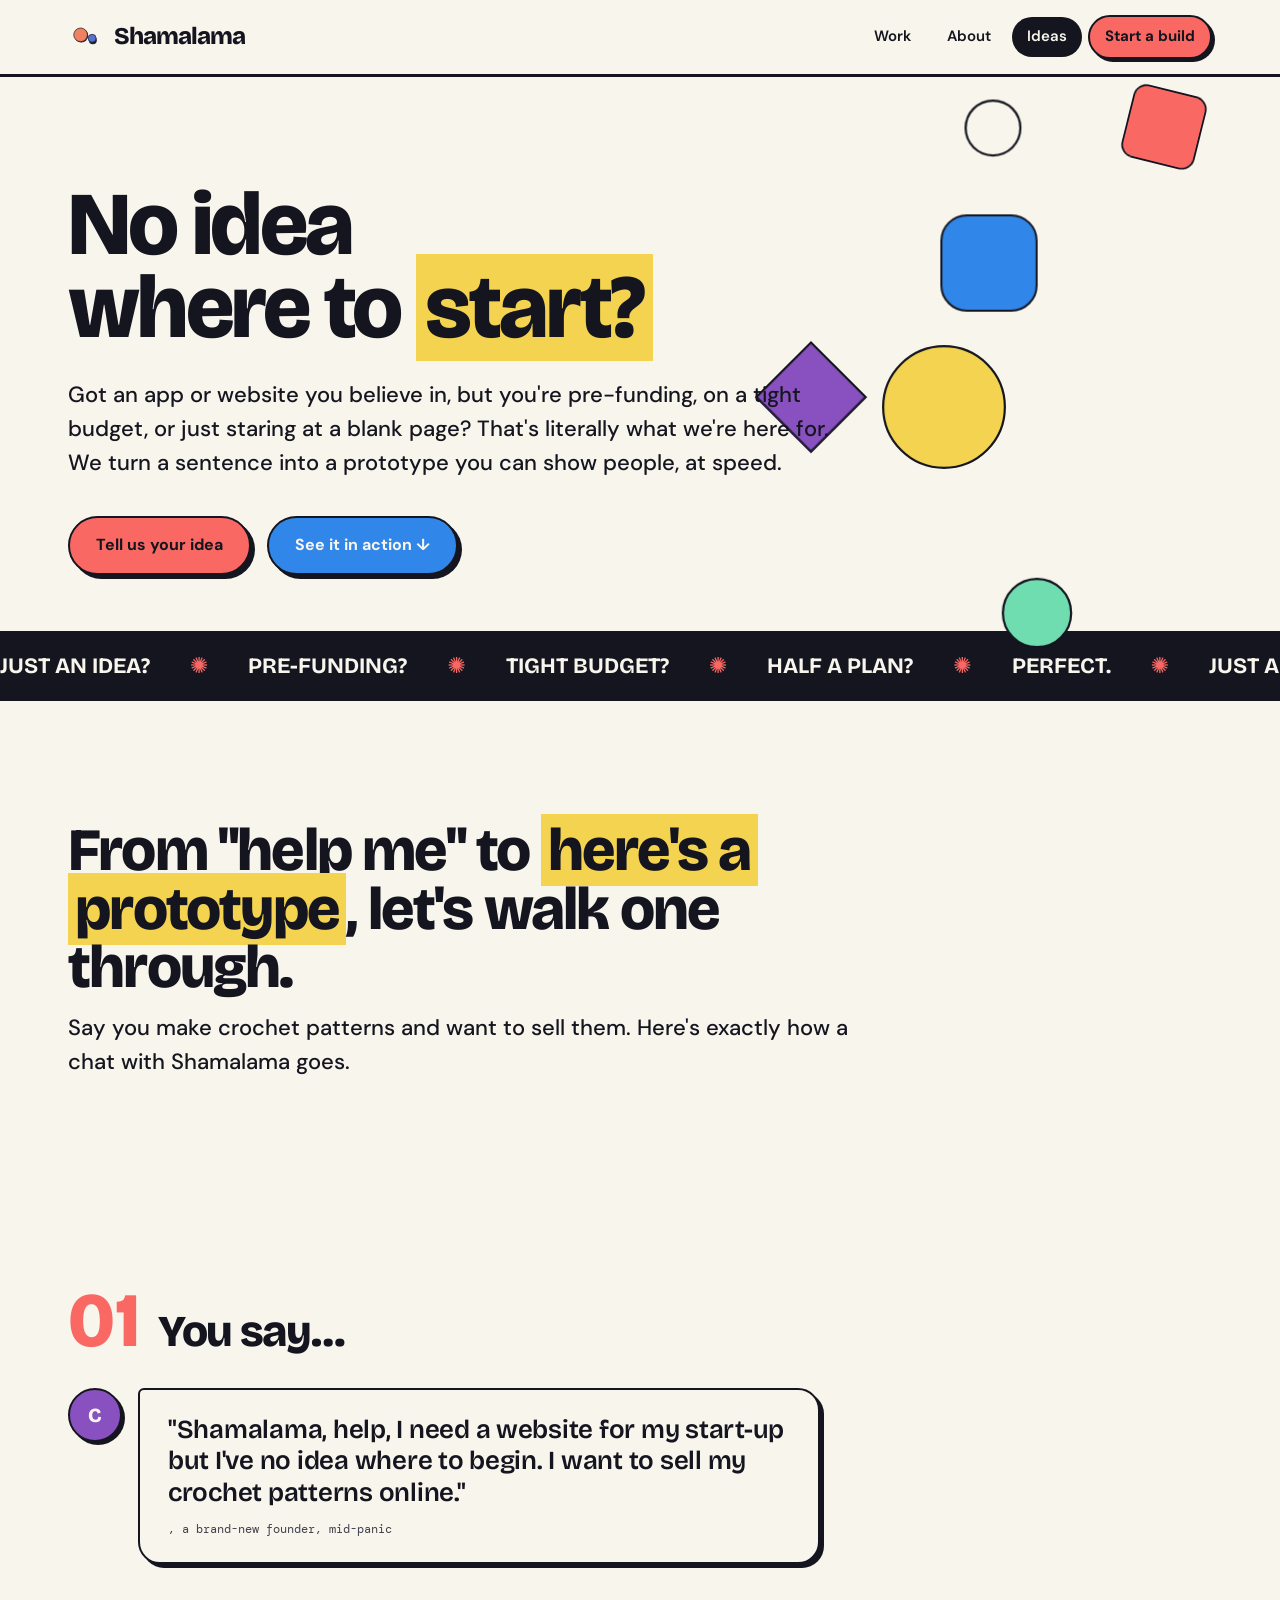
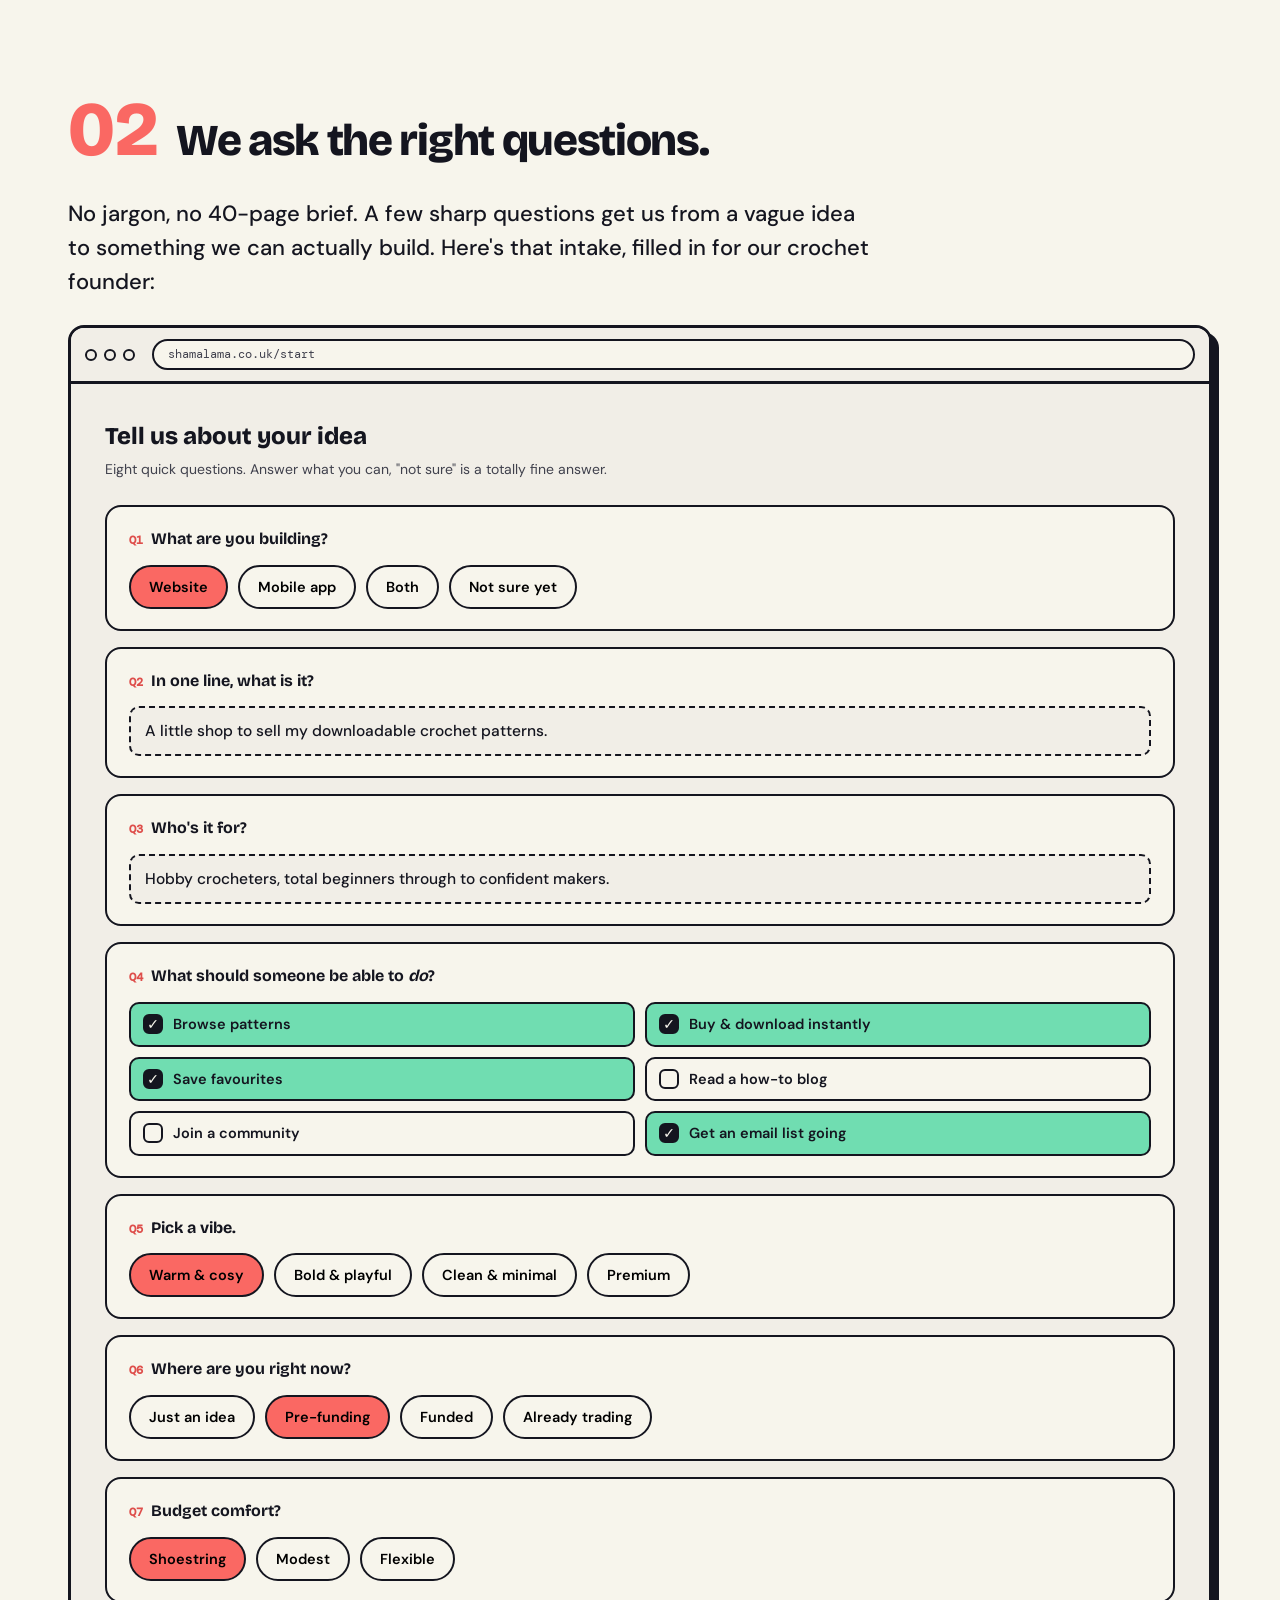
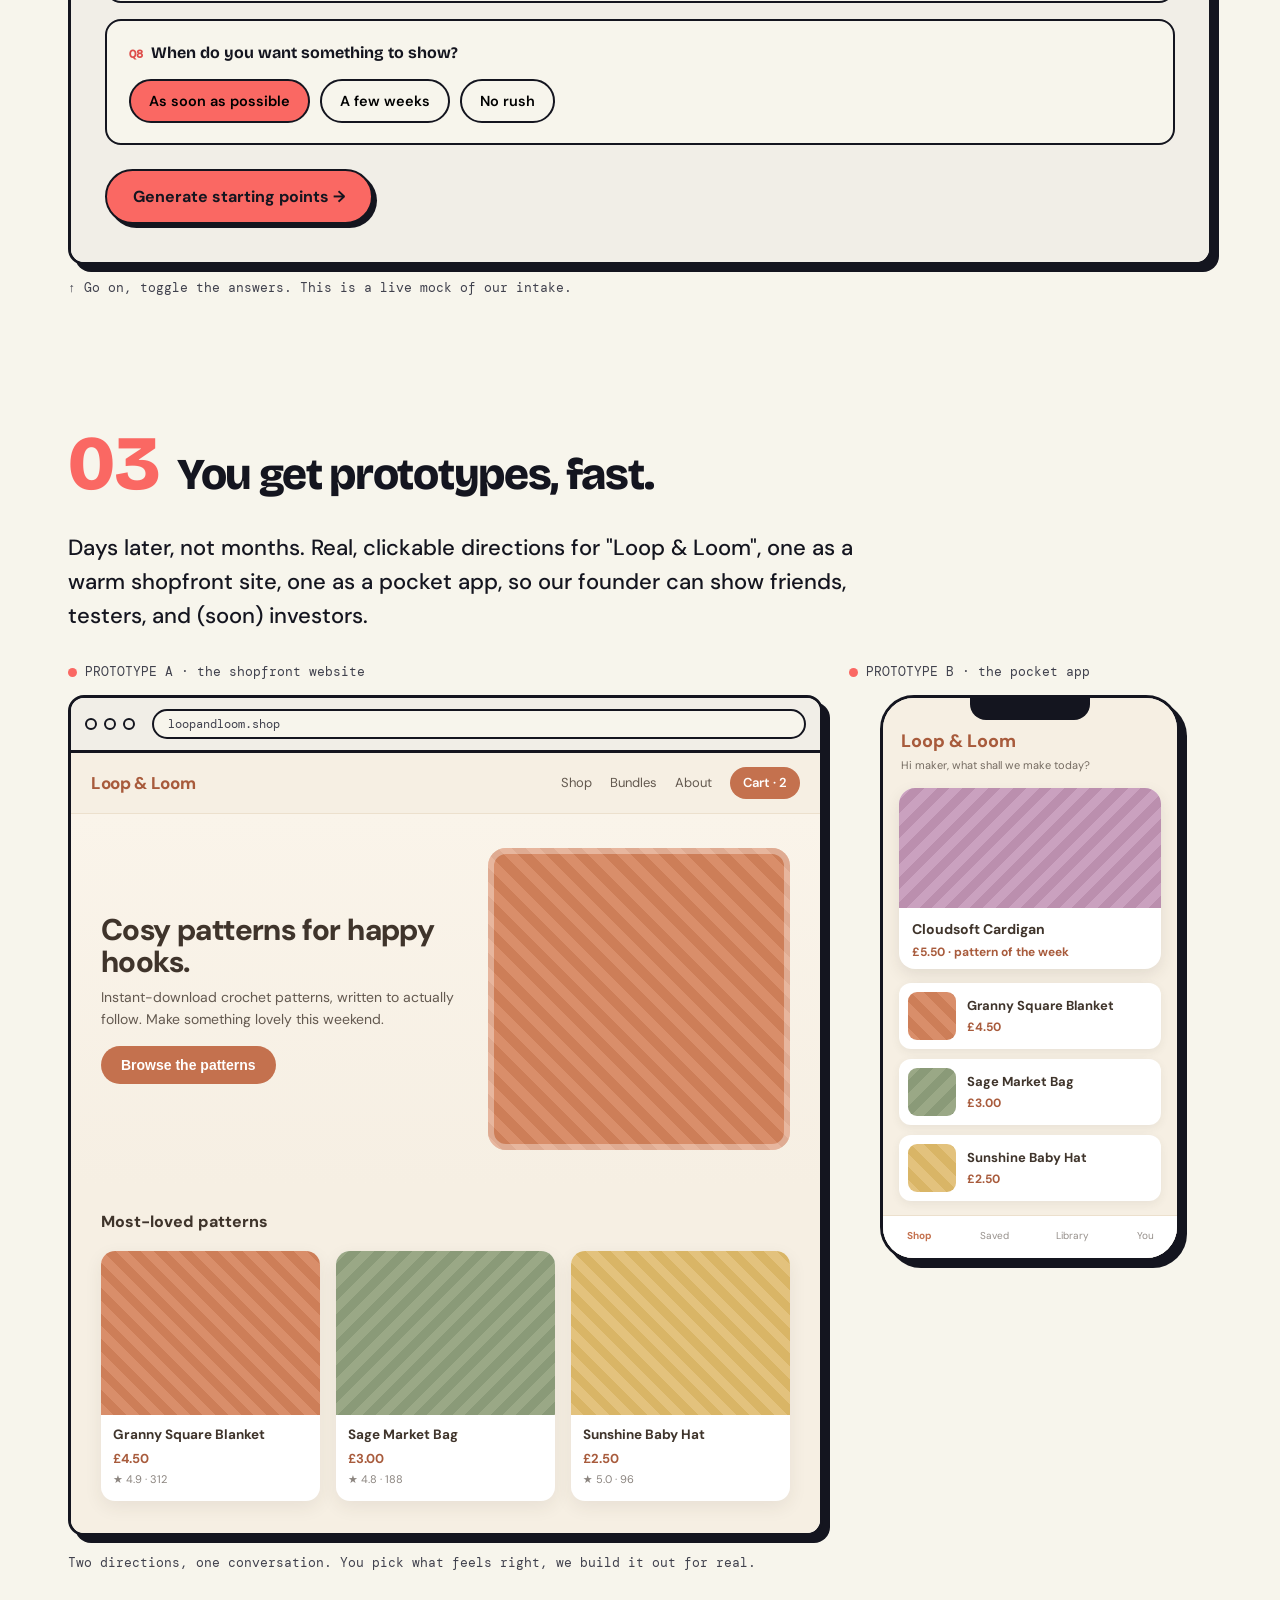
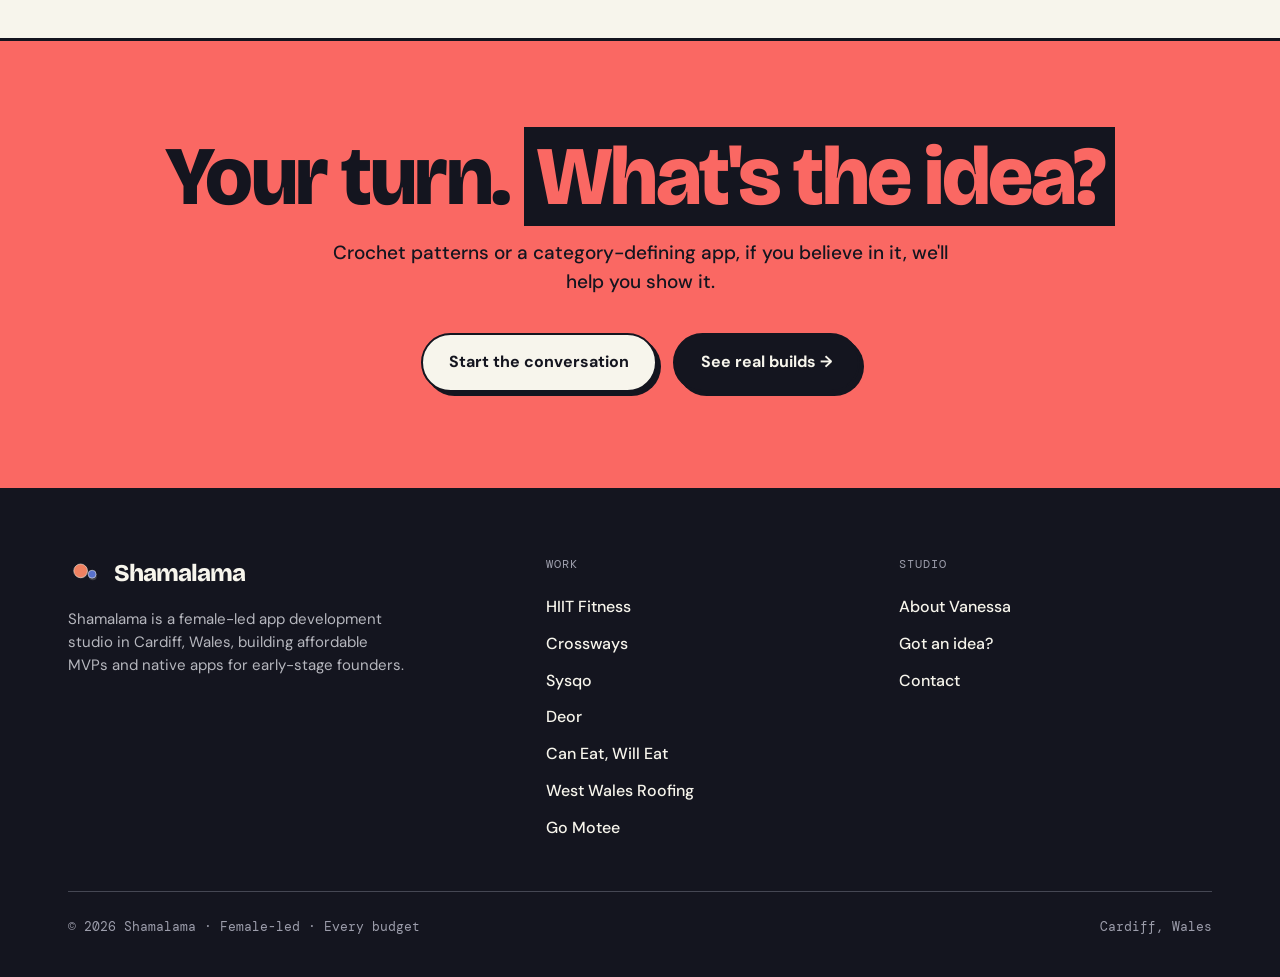
<file: ideas.html>
<!DOCTYPE html>
<html lang="en">
<head>
<meta charset="UTF-8" />
<meta name="viewport" content="width=device-width, initial-scale=1.0" />
  <link rel="icon" type="image/svg+xml" href="favicon.svg">
  <link rel="icon" type="image/png" sizes="32x32" href="favicon-32.png">
  <link rel="icon" type="image/png" sizes="16x16" href="favicon-16.png">
  <link rel="apple-touch-icon" sizes="180x180" href="apple-touch-icon.png">
  <link rel="shortcut icon" href="favicon.ico">
<title>Got an App Idea? MVP Prototyping in Cardiff | Shamalama</title>
<meta name="description" content="App idea but no idea where to start? Shamalama turns half-formed ideas into prototypes you can show investors, fast, affordable, built in Cardiff." />
<meta property="og:type" content="website" />
<meta property="og:site_name" content="Shamalama" />
<meta property="og:locale" content="en_GB" />
<meta property="og:url" content="https://shamalama.co.uk/ideas.html" />
<meta property="og:title" content="Got an App Idea? MVP Prototyping in Cardiff | Shamalama" />
<meta property="og:description" content="App idea but no idea where to start? Shamalama turns half-formed ideas into prototypes you can show investors, fast, affordable, built in Cardiff." />
<meta property="og:image" content="https://shamalama.co.uk/images/shamalama-og-logo-2x.png" />
<meta property="og:image:width" content="2400" />
<meta property="og:image:height" content="1260" />
<meta property="og:image" content="https://shamalama.co.uk/images/shamalama-mark-square.png" />
<meta property="og:image:width" content="1200" />
<meta property="og:image:height" content="1200" />
<meta name="twitter:card" content="summary_large_image" />
<meta name="twitter:title" content="Got an App Idea? MVP Prototyping in Cardiff | Shamalama" />
<meta name="twitter:description" content="App idea but no idea where to start? Shamalama turns half-formed ideas into prototypes you can show investors, fast, affordable, built in Cardiff." />
<meta name="twitter:image" content="https://shamalama.co.uk/images/shamalama-og-logo-2x.png" />
<link rel="canonical" href="https://shamalama.co.uk/ideas.html" />
<link rel="stylesheet" href="styles.css" />
<style>
  /* step layout */
  .step-num{ font-family:var(--font-disp); font-weight:800; font-size:clamp(40px,6vw,80px); color:var(--coral); line-height:1; }
  .step-head{ display:flex; align-items:baseline; gap:18px; margin-bottom:28px; }
  .step-head h2{ font-weight:800; font-size:clamp(26px,3.6vw,44px); line-height:1; }

  /* chat bubble */
  .ask-wrap{ display:flex; gap:16px; align-items:flex-start; }
  .ask-ava{ flex:0 0 auto; width:54px; height:54px; border-radius:50%; background:var(--grape); border:var(--bw) solid var(--ink); display:flex; align-items:center; justify-content:center; font-family:var(--font-disp); font-weight:800; color:var(--paper); font-size:20px; box-shadow:3px 3px 0 var(--ink); }
  .bubble{ background:var(--paper); border:var(--bw) solid var(--ink); border-radius:6px 22px 22px 22px; padding:24px 28px; box-shadow:var(--shadow); max-width:62ch; }
  .bubble p{ font-size:clamp(18px,2.3vw,26px); font-weight:600; font-family:var(--font-disp); letter-spacing:-0.01em; line-height:1.2; }
  .bubble .who{ font-family:var(--font-mono); font-size:12px; color:var(--ink-soft); margin-top:12px; }

  /* intake form mock in browser frame */
  .intake{ background:var(--paper-2); padding:34px 34px 38px; }
  .intake .ititle{ font-family:var(--font-disp); font-weight:800; font-size:24px; }
  .intake .isub{ font-size:14px; color:var(--ink-soft); margin-top:4px; margin-bottom:24px; }
  .qbox{ background:var(--paper); border:var(--bw) solid var(--ink); border-radius:16px; padding:20px 22px; margin-bottom:16px; }
  .qbox .q{ font-family:var(--font-disp); font-weight:700; font-size:16px; margin-bottom:13px; }
  .qbox .q .n{ font-family:var(--font-mono); font-size:12px; color:var(--coral-d); margin-right:8px; }
  .filled{ font-family:var(--font-body); font-size:15.5px; font-weight:500; background:var(--paper-2); border:2px dashed var(--ink); border-radius:10px; padding:11px 14px; }
  .checks{ display:grid; grid-template-columns:1fr 1fr; gap:10px; }
  @media(max-width:600px){ .checks{ grid-template-columns:1fr; } }
  .check{ display:flex; align-items:center; gap:10px; font-weight:600; font-size:14.5px; padding:9px 12px; border:2px solid var(--ink); border-radius:10px; cursor:pointer; user-select:none; transition:background .14s; }
  .check .box{ width:20px; height:20px; border:2.5px solid var(--ink); border-radius:6px; display:flex; align-items:center; justify-content:center; flex:0 0 auto; background:var(--paper); }
  .check.on{ background:var(--mint); } .check.on .box{ background:var(--ink); color:var(--paper); }
  .gen-btn{ margin-top:8px; }

  /* prototype outputs */
  .protos{ display:grid; grid-template-columns:1.35fr 0.65fr; gap:26px; align-items:start; }
  @media(max-width:880px){ .protos{ grid-template-columns:1fr; } }
  .proto-label{ font-family:var(--font-mono); font-size:12.5px; color:var(--ink-soft); margin-bottom:12px; display:flex; gap:8px; align-items:center; }
  .proto-label .dot{ width:9px; height:9px; border-radius:50%; background:var(--coral); }

  /* ===== crochet client mock (warm, soft, deliberately NOT our house style) ===== */
  .cro{ --cream:#f6efe3; --terra:#c4714e; --terra-d:#a85b3c; --sage:#8a9a78; --brown:#3f342b; --soft:#ece0cd;
        font-family:"DM Sans",system-ui,sans-serif; color:var(--brown); background:var(--cream); }
  .cro-nav{ display:flex; align-items:center; gap:18px; padding:14px 20px; border-bottom:1px solid var(--soft); font-size:13px; }
  .cro-nav .logo{ font-weight:800; font-size:17px; color:var(--terra-d); letter-spacing:-0.02em; margin-right:auto; }
  .cro-nav .lnk{ color:var(--brown); opacity:0.8; }
  .cro-nav .cart{ background:var(--terra); color:#fff; padding:6px 13px; border-radius:999px; font-weight:600; }
  .cro-hero{ padding:34px 30px; display:grid; grid-template-columns:1.2fr 1fr; gap:24px; align-items:center; background:linear-gradient(180deg,#faf4ea,var(--cream)); }
  @media(max-width:600px){ .cro-hero{ grid-template-columns:1fr; } }
  .cro-hero h3{ font-family:"DM Sans"; font-weight:800; font-size:30px; line-height:1.05; letter-spacing:-0.02em; }
  .cro-hero p{ font-size:14px; margin-top:10px; opacity:0.8; }
  .cro-hero button{ margin-top:16px; background:var(--terra); color:#fff; border:0; padding:11px 20px; border-radius:999px; font-weight:700; font-size:14px; cursor:pointer; }
  .cro-hero .hswatch{ aspect-ratio:1; border-radius:18px; background:repeating-linear-gradient(45deg,#d98e6a 0 10px,#cd7e58 10px 20px); box-shadow:inset 0 0 0 6px rgba(255,255,255,.35); }
  .cro-shelf{ padding:26px 30px 32px; }
  .cro-shelf .st{ font-weight:800; font-size:16px; margin-bottom:16px; }
  .cro-grid3{ display:grid; grid-template-columns:repeat(3,1fr); gap:16px; }
  @media(max-width:600px){ .cro-grid3{ grid-template-columns:1fr 1fr; } }
  .cro-card{ background:#fff; border-radius:14px; overflow:hidden; box-shadow:0 6px 18px rgba(63,52,43,.08); }
  .cro-card .sw{ aspect-ratio:4/3; }
  .cro-card .meta{ padding:10px 12px 13px; }
  .cro-card .nm{ font-weight:700; font-size:13.5px; }
  .cro-card .pr{ font-size:13px; color:var(--terra-d); font-weight:700; margin-top:3px; }
  .cro-card .rt{ font-size:11px; opacity:0.6; margin-top:2px; }

  /* phone app variant */
  .croapp{ font-family:"DM Sans",system-ui,sans-serif; color:#3f342b; background:#f6efe3; height:100%; display:flex; flex-direction:column; }
  .croapp .top{ padding:30px 18px 14px; }
  .croapp .top .h{ font-weight:800; font-size:18px; color:#a85b3c; }
  .croapp .top .s{ font-size:11px; opacity:0.7; margin-top:2px; }
  .croapp .feat{ margin:0 16px; border-radius:16px; overflow:hidden; background:#fff; box-shadow:0 6px 16px rgba(63,52,43,.1); }
  .croapp .feat .sw{ height:120px; }
  .croapp .feat .cap{ padding:11px 13px; }
  .croapp .feat .cap .nm{ font-weight:700; font-size:14px; }
  .croapp .feat .cap .pr{ font-size:12px; color:#a85b3c; font-weight:700; margin-top:2px; }
  .croapp .rows{ padding:14px 16px; display:flex; flex-direction:column; gap:10px; flex:1; }
  .croapp .row{ display:flex; gap:11px; align-items:center; background:#fff; border-radius:12px; padding:9px; box-shadow:0 3px 10px rgba(63,52,43,.07); }
  .croapp .row .sw{ width:48px; height:48px; border-radius:9px; flex:0 0 auto; }
  .croapp .row .nm{ font-weight:700; font-size:13px; }
  .croapp .row .pr{ font-size:12px; color:#a85b3c; font-weight:700; margin-top:2px; }
  .croapp .tabs{ display:flex; justify-content:space-around; padding:12px 0 14px; border-top:1px solid #ece0cd; background:#fff; font-size:10px; }
  .croapp .tabs span{ opacity:0.55; } .croapp .tabs span.on{ color:#c4714e; opacity:1; font-weight:700; }
  .sw-a{ background:repeating-linear-gradient(45deg,#d98e6a 0 9px,#cd7e58 9px 18px); }
  .sw-b{ background:repeating-linear-gradient(135deg,#9aa886 0 9px,#8a9a78 9px 18px); }
  .sw-c{ background:repeating-linear-gradient(45deg,#e3c27d 0 9px,#d9b566 9px 18px); }
  .sw-d{ background:repeating-linear-gradient(135deg,#caa1bf 0 9px,#bb8fae 9px 18px); }
</style>
</head>
<body>

<nav class="site">
  <div class="wrap nav-in">
    <a class="brand" href="/"><img class="brand-mark" src="images/brand/mark.svg" alt="Shamalama" width="36" height="36">Shamalama</a>
    <button class="nav-toggle" aria-label="Toggle menu"><span></span></button>
    <div class="nav-links">
      <a href="/#work">Work</a>
      <a href="about.html">About</a>
      <a href="ideas.html" class="active">Ideas</a>
      <a class="nav-cta" href="contact.html">Start a build</a>
    </div>
  </div>
</nav>

<header class="hero wrap" data-shapes>
  <span class="blob circle" data-size="112" style="background:var(--yellow);"></span>
  <span class="blob circle" data-size="64" style="background:var(--mint);"></span>
  <span class="blob" data-size="84" data-rot="14" style="background:var(--coral);border-radius:15px;"></span>
  <span class="blob" data-size="74" data-rot="45" style="background:var(--grape);"></span>
  <span class="blob" data-size="96" style="background:var(--blue);border-radius:26px;"></span>
  <span class="blob circle" data-size="52" style="background:var(--paper);"></span>
  <div class="rv in">
    <h1 class="mt-m" style="font-size:clamp(40px,7vw,98px);">No idea<br />where to <em class="hl">start?</em></h1>
    <p class="hero-sub">Got an app or website you believe in, but you're pre-funding, on a tight budget, or just staring at a blank page? That's literally what we're here for. We turn a sentence into a prototype you can show people, at speed.</p>
    <div class="hero-cta"><a class="btn btn-primary" href="contact.html">Tell us your idea</a><a class="btn btn-blue" href="#how">See it in action ↓</a></div>
  </div>
</header>

<div class="marquee rv"><div class="mq-track">
  <span>JUST AN IDEA?</span><span>PRE-FUNDING?</span><span>TIGHT BUDGET?</span><span>HALF A PLAN?</span><span>PERFECT.</span>
  <span>JUST AN IDEA?</span><span>PRE-FUNDING?</span><span>TIGHT BUDGET?</span><span>HALF A PLAN?</span><span>PERFECT.</span>
</div></div>

<section class="block wrap" id="how">
  <div class="sec-head rv">
    <h2 class="sec-title mt-m">From "help me" to <em class="hl">here's a prototype</em>, let's walk one through.</h2>
    <p class="lead mt-s">Say you make crochet patterns and want to sell them. Here's exactly how a chat with Shamalama goes.</p>
  </div>
</section>

<!-- STEP 1 -->
<section class="block tight wrap">
  <div class="step-head rv"><span class="step-num">01</span><h2>You say…</h2></div>
  <div class="ask-wrap rv">
    <div class="ask-ava">C</div>
    <div class="bubble">
      <p>"Shamalama, help, I need a website for my start-up but I've no idea where to begin. I want to sell my crochet patterns online."</p>
      <div class="who mono">, a brand-new founder, mid-panic</div>
    </div>
  </div>
</section>

<!-- STEP 2 -->
<section class="block tight wrap">
  <div class="step-head rv"><span class="step-num">02</span><h2>We ask the right questions.</h2></div>
  <p class="lead rv" style="margin-bottom:26px;">No jargon, no 40-page brief. A few sharp questions get us from a vague idea to something we can actually build. Here's that intake, filled in for our crochet founder:</p>
  <div class="browser rv">
    <div class="bar"><span class="d"></span><span class="d"></span><span class="d"></span><span class="url">shamalama.co.uk/start</span></div>
    <div class="intake">
      <div class="ititle">Tell us about your idea</div>
      <div class="isub">Eight quick questions. Answer what you can, "not sure" is a totally fine answer.</div>

      <div class="qbox">
        <div class="q"><span class="n mono">Q1</span>What are you building?</div>
        <div class="seg" data-single>
          <button class="opt-btn sel">Website</button><button class="opt-btn">Mobile app</button><button class="opt-btn">Both</button><button class="opt-btn">Not sure yet</button>
        </div>
      </div>

      <div class="qbox">
        <div class="q"><span class="n mono">Q2</span>In one line, what is it?</div>
        <div class="filled">A little shop to sell my downloadable crochet patterns.</div>
      </div>

      <div class="qbox">
        <div class="q"><span class="n mono">Q3</span>Who's it for?</div>
        <div class="filled">Hobby crocheters, total beginners through to confident makers.</div>
      </div>

      <div class="qbox">
        <div class="q"><span class="n mono">Q4</span>What should someone be able to <em>do</em>?</div>
        <div class="checks">
          <div class="check on"><span class="box">✓</span> Browse patterns</div>
          <div class="check on"><span class="box">✓</span> Buy &amp; download instantly</div>
          <div class="check on"><span class="box">✓</span> Save favourites</div>
          <div class="check"><span class="box"></span> Read a how-to blog</div>
          <div class="check"><span class="box"></span> Join a community</div>
          <div class="check on"><span class="box">✓</span> Get an email list going</div>
        </div>
      </div>

      <div class="qbox">
        <div class="q"><span class="n mono">Q5</span>Pick a vibe.</div>
        <div class="seg" data-single>
          <button class="opt-btn sel">Warm &amp; cosy</button><button class="opt-btn">Bold &amp; playful</button><button class="opt-btn">Clean &amp; minimal</button><button class="opt-btn">Premium</button>
        </div>
      </div>

      <div class="qbox">
        <div class="q"><span class="n mono">Q6</span>Where are you right now?</div>
        <div class="seg" data-single>
          <button class="opt-btn">Just an idea</button><button class="opt-btn sel">Pre-funding</button><button class="opt-btn">Funded</button><button class="opt-btn">Already trading</button>
        </div>
      </div>

      <div class="qbox">
        <div class="q"><span class="n mono">Q7</span>Budget comfort?</div>
        <div class="seg" data-single>
          <button class="opt-btn sel">Shoestring</button><button class="opt-btn">Modest</button><button class="opt-btn">Flexible</button>
        </div>
      </div>

      <div class="qbox">
        <div class="q"><span class="n mono">Q8</span>When do you want something to show?</div>
        <div class="seg" data-single>
          <button class="opt-btn sel">As soon as possible</button><button class="opt-btn">A few weeks</button><button class="opt-btn">No rush</button>
        </div>
      </div>

      <button class="btn btn-primary gen-btn">Generate starting points →</button>
    </div>
  </div>
  <p class="mono rv" style="font-size:12.5px;color:var(--ink-soft);margin-top:14px;">↑ Go on, toggle the answers. This is a live mock of our intake.</p>
</section>

<!-- STEP 3 -->
<section class="block tight wrap">
  <div class="step-head rv"><span class="step-num">03</span><h2>You get prototypes, fast.</h2></div>
  <p class="lead rv" style="margin-bottom:30px;">Days later, not months. Real, clickable directions for "Loop &amp; Loom", one as a warm shopfront site, one as a pocket app, so our founder can show friends, testers, and (soon) investors.</p>

  <div class="protos rv">
    <div>
      <div class="proto-label mono"><span class="dot"></span> PROTOTYPE A · the shopfront website</div>
      <div class="browser">
        <div class="bar"><span class="d"></span><span class="d"></span><span class="d"></span><span class="url">loopandloom.shop</span></div>
        <div class="cro">
          <div class="cro-nav">
            <span class="logo">Loop &amp; Loom</span>
            <span class="lnk">Shop</span><span class="lnk">Bundles</span><span class="lnk">About</span>
            <span class="cart">Cart · 2</span>
          </div>
          <div class="cro-hero">
            <div>
              <h3>Cosy patterns for happy hooks.</h3>
              <p>Instant-download crochet patterns, written to actually follow. Make something lovely this weekend.</p>
              <button>Browse the patterns</button>
            </div>
            <div class="hswatch"></div>
          </div>
          <div class="cro-shelf">
            <div class="st">Most-loved patterns</div>
            <div class="cro-grid3">
              <div class="cro-card"><div class="sw sw-a"></div><div class="meta"><div class="nm">Granny Square Blanket</div><div class="pr">£4.50</div><div class="rt">★ 4.9 · 312</div></div></div>
              <div class="cro-card"><div class="sw sw-b"></div><div class="meta"><div class="nm">Sage Market Bag</div><div class="pr">£3.00</div><div class="rt">★ 4.8 · 188</div></div></div>
              <div class="cro-card"><div class="sw sw-c"></div><div class="meta"><div class="nm">Sunshine Baby Hat</div><div class="pr">£2.50</div><div class="rt">★ 5.0 · 96</div></div></div>
            </div>
          </div>
        </div>
      </div>
    </div>

    <div>
      <div class="proto-label mono"><span class="dot"></span> PROTOTYPE B · the pocket app</div>
      <div class="phone" style="max-width:300px;margin:0 auto;">
        <div class="notch"></div>
        <div class="croapp" style="height:560px;">
          <div class="top"><div class="h">Loop &amp; Loom</div><div class="s">Hi maker, what shall we make today?</div></div>
          <div class="feat"><div class="sw sw-d"></div><div class="cap"><div class="nm">Cloudsoft Cardigan</div><div class="pr">£5.50 · pattern of the week</div></div></div>
          <div class="rows">
            <div class="row"><div class="sw sw-a"></div><div><div class="nm">Granny Square Blanket</div><div class="pr">£4.50</div></div></div>
            <div class="row"><div class="sw sw-b"></div><div><div class="nm">Sage Market Bag</div><div class="pr">£3.00</div></div></div>
            <div class="row"><div class="sw sw-c"></div><div><div class="nm">Sunshine Baby Hat</div><div class="pr">£2.50</div></div></div>
          </div>
          <div class="tabs"><span class="on">Shop</span><span>Saved</span><span>Library</span><span>You</span></div>
        </div>
      </div>
    </div>
  </div>
  <p class="mono rv" style="font-size:12.5px;color:var(--ink-soft);margin-top:18px;">Two directions, one conversation. You pick what feels right, we build it out for real.</p>
</section>

<section class="cta-band">
  <div class="wrap rv">
    <h2>Your turn. <em>What's the idea?</em></h2>
    <p>Crochet patterns or a category-defining app, if you believe in it, we'll help you show it.</p>
    <div class="hero-cta"><a class="btn btn-paper" href="contact.html">Start the conversation</a><a class="btn btn-ink" href="/#work">See real builds →</a></div>
  </div>
</section>

<footer class="site">
  <div class="wrap">
    <div class="foot-grid">
      <div>
        <a class="brand" href="/"><img class="brand-mark" src="images/brand/mark-dark.svg" alt="Shamalama" width="36" height="36">Shamalama</a>
        <p class="foot-blurb">Shamalama is a female-led app development studio in Cardiff, Wales, building affordable MVPs and native apps for early-stage founders.</p>
      </div>
      <div class="foot-col"><p class="footer-nav-heading">Work</p><a href="work-hiit-fitness.html">HIIT Fitness</a><a href="work-crossways.html">Crossways</a><a href="work-sysqo.html">Sysqo</a><a href="work-deor.html">Deor</a><a href="work-can-eat-will-eat.html">Can Eat, Will Eat</a><a href="work-west-wales-roofing.html">West Wales Roofing</a><a href="work-go-motee.html">Go Motee</a></div>
      <div class="foot-col"><p class="footer-nav-heading">Studio</p><a href="about.html">About Vanessa</a><a href="ideas.html">Got an idea?</a><a href="contact.html">Contact</a></div>
    </div>
    <div class="foot-base"><span class="mono">© 2026 Shamalama · Female-led · Every budget</span><span class="mono">Cardiff, Wales</span></div>
  </div>
</footer>

<script src="site.js" defer></script>
<script>
  // segmented single-select + checkbox toggles for the live intake mock
  document.querySelectorAll('.seg[data-single]').forEach(function (seg) {
    seg.querySelectorAll('.opt-btn').forEach(function (b) {
      b.addEventListener('click', function () {
        seg.querySelectorAll('.opt-btn').forEach(function (x) { x.classList.remove('sel'); });
        b.classList.add('sel');
      });
    });
  });
  document.querySelectorAll('.check').forEach(function (c) {
    c.addEventListener('click', function () {
      c.classList.toggle('on');
      var box = c.querySelector('.box');
      box.textContent = c.classList.contains('on') ? '✓' : '';
    });
  });
  document.querySelector('.gen-btn').addEventListener('click', function () {
    var s3 = document.querySelectorAll('.step-head')[2];
    if (s3) s3.scrollIntoView({ behavior: 'smooth', block: 'start' });
  });
</script>
</body>
</html>
</file>
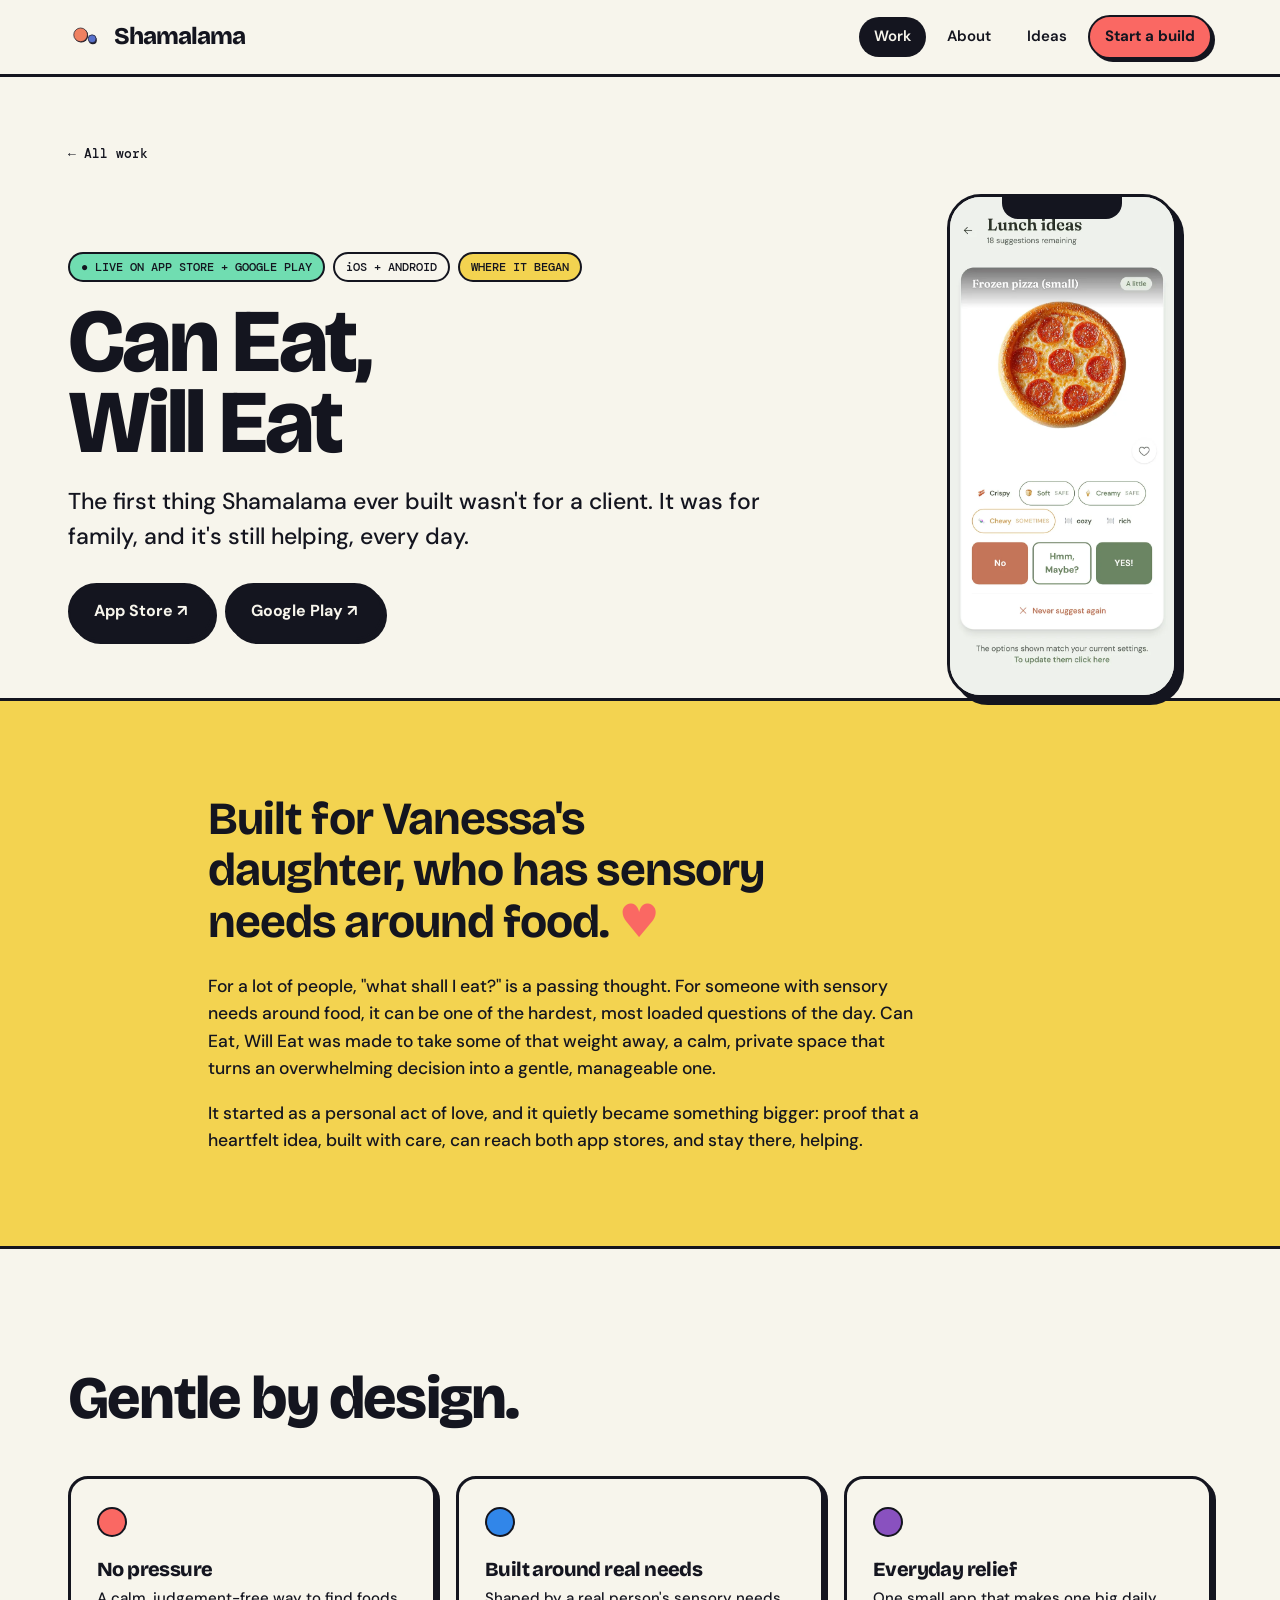
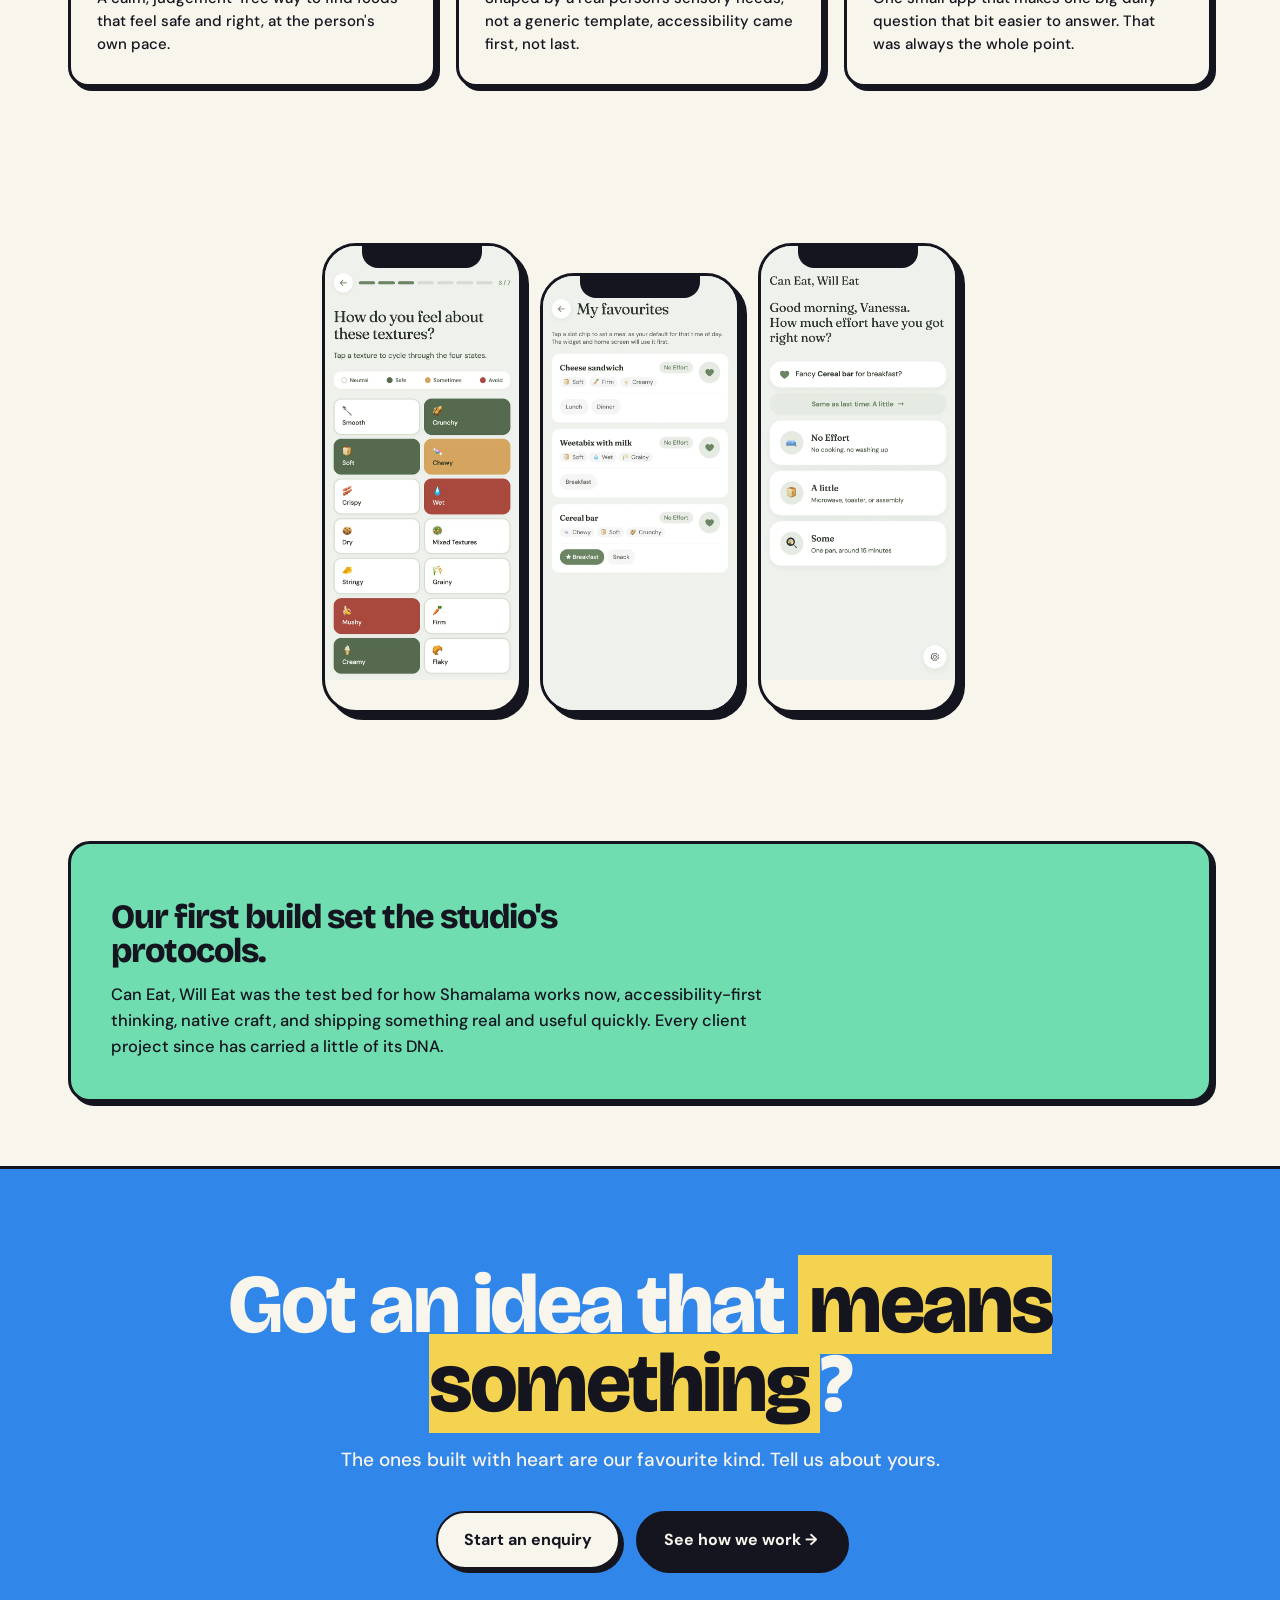
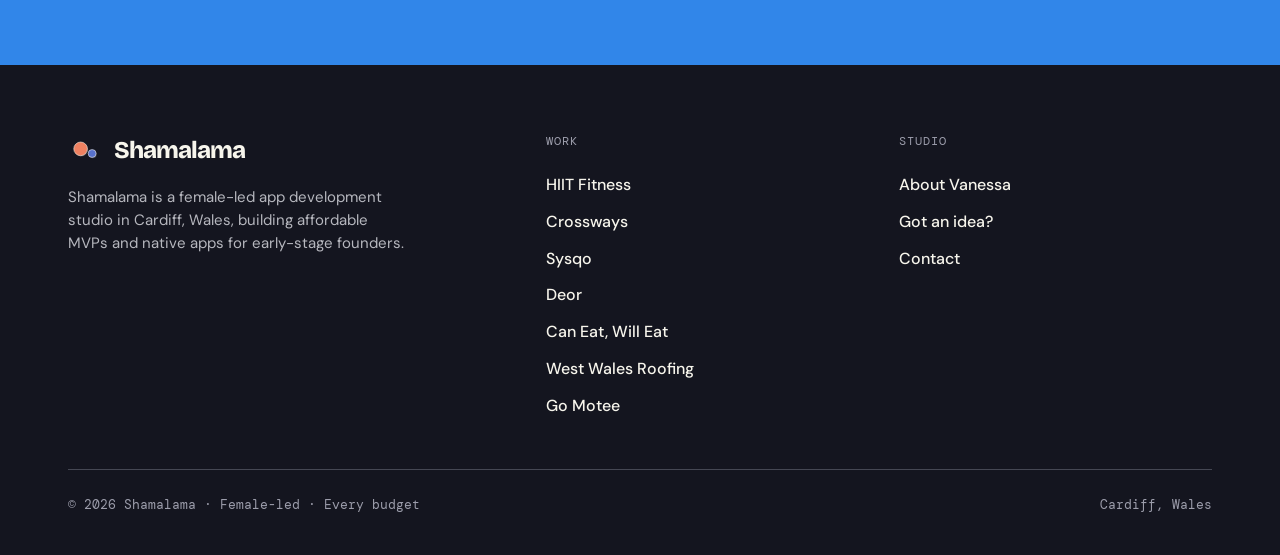
<file: work-can-eat-will-eat.html>
<!DOCTYPE html>
<html lang="en">
<head>
<meta charset="UTF-8" />
<meta name="viewport" content="width=device-width, initial-scale=1.0" />
  <link rel="icon" type="image/svg+xml" href="favicon.svg">
  <link rel="icon" type="image/png" sizes="32x32" href="favicon-32.png">
  <link rel="icon" type="image/png" sizes="16x16" href="favicon-16.png">
  <link rel="apple-touch-icon" sizes="180x180" href="apple-touch-icon.png">
  <link rel="shortcut icon" href="favicon.ico">
<title>Can Eat, Will Eat: iOS &amp; Android App Case Study | Shamalama</title>
<meta name="description" content="Accessible app by Shamalama for a child with sensory needs around food. On the App Store and Google Play, the heartfelt build that started the studio." />
<meta property="og:type" content="website" />
<meta property="og:site_name" content="Shamalama" />
<meta property="og:locale" content="en_GB" />
<meta property="og:url" content="https://shamalama.co.uk/work-can-eat-will-eat.html" />
<meta property="og:title" content="Can Eat, Will Eat: iOS &amp; Android App Case Study | Shamalama" />
<meta property="og:description" content="Accessible app by Shamalama for a child with sensory needs around food. On the App Store and Google Play, the heartfelt build that started the studio." />
<meta property="og:image" content="https://shamalama.co.uk/images/shamalama-og-logo-2x.png" />
<meta property="og:image:width" content="2400" />
<meta property="og:image:height" content="1260" />
<meta property="og:image" content="https://shamalama.co.uk/images/shamalama-mark-square.png" />
<meta property="og:image:width" content="1200" />
<meta property="og:image:height" content="1200" />
<meta name="twitter:card" content="summary_large_image" />
<meta name="twitter:title" content="Can Eat, Will Eat: iOS &amp; Android App Case Study | Shamalama" />
<meta name="twitter:description" content="Accessible app by Shamalama for a child with sensory needs around food. On the App Store and Google Play, the heartfelt build that started the studio." />
<meta name="twitter:image" content="https://shamalama.co.uk/images/shamalama-og-logo-2x.png" />
<link rel="canonical" href="https://shamalama.co.uk/work-can-eat-will-eat.html" />
<link rel="stylesheet" href="styles.css" />
<style>
  .proj-hero{ padding-block:64px 0; }
  .cewe-head{ display:grid; grid-template-columns:1fr 300px; gap:54px; align-items:center; }
  @media(max-width:860px){ .cewe-head{ grid-template-columns:1fr; gap:34px; } }
  .proj-title{ font-size:clamp(44px,7vw,92px); font-weight:800; line-height:0.9; margin-top:20px; }
  .proj-tag{ font-size:clamp(18px,2.2vw,23px); font-weight:500; max-width:46ch; margin-top:20px; }
  .appstore{ background:var(--ink); color:var(--paper); border:var(--bw) solid var(--ink); box-shadow:var(--shadow); font-weight:700; padding:14px 24px; border-radius:999px; display:inline-flex; gap:10px; align-items:center; transition:transform .16s, box-shadow .16s; }
  .appstore:hover{ transform:translate(-2px,-2px); box-shadow:6px 6px 0 var(--ink); }
  .badge-row{ display:flex; gap:12px; flex-wrap:wrap; }
  .story-band{ background:var(--yellow); border-block:3px solid var(--ink); }
  .story-band .q{ font-family:var(--font-disp); font-weight:700; font-size:clamp(26px,4vw,46px); line-height:1.12; letter-spacing:-0.02em; max-width:20ch; }
  .story-band .q .heart{ color:var(--coral); }
  .care-grid{ display:grid; grid-template-columns:repeat(3,1fr); gap:20px; }
  @media(max-width:760px){ .care-grid{ grid-template-columns:1fr; } }
  .ccard{ background:var(--paper); border:3px solid var(--ink); border-radius:20px; padding:28px 26px; box-shadow:var(--shadow); }
  .ccard .tagdot{ width:30px; height:30px; border-radius:50%; border:2.5px solid var(--ink); display:inline-block; }
  .ccard h4{ font-weight:800; font-size:20px; margin:14px 0 8px; }
  .ccard p{ font-size:15px; font-weight:500; }
  .gallery{ display:flex; gap:18px; justify-content:center; flex-wrap:wrap; }
  .note{ background:var(--mint); border:3px solid var(--ink); border-radius:22px; padding:40px 40px; box-shadow:var(--shadow); }
</style>
</head>
<body>

<nav class="site">
  <div class="wrap nav-in">
    <a class="brand" href="/"><img class="brand-mark" src="images/brand/mark.svg" alt="Shamalama" width="36" height="36">Shamalama</a>
    <button class="nav-toggle" aria-label="Toggle menu"><span></span></button>
    <div class="nav-links">
      <a href="/#work" class="active">Work</a>
      <a href="about.html">About</a>
      <a href="ideas.html">Ideas</a>
      <a class="nav-cta" href="contact.html">Start a build</a>
    </div>
  </div>
</nav>

<header class="proj-hero wrap">
  <a class="back-link" href="/#work">← All work</a>
  <div class="cewe-head mt-m">
    <div class="rv in">
      <div class="chip-row"><span class="chip live">● LIVE ON APP STORE + GOOGLE PLAY</span><span class="chip">iOS + ANDROID</span><span class="chip yellow">WHERE IT BEGAN</span></div>
      <h1 class="proj-title">Can Eat,<br />Will Eat</h1>
      <p class="proj-tag">The first thing Shamalama ever built wasn't for a client. It was for family, and it's still helping, every day.</p>
      <div class="badge-row mt-m">
        <a class="appstore" href="https://apps.apple.com/gb/app/can-eat-will-eat/id6762655966" target="_blank" rel="noopener">App Store ↗</a>
        <a class="appstore" href="https://play.google.com/store/apps/details?id=com.shamalama.caneatwilleat" target="_blank" rel="noopener">Google Play ↗</a>
      </div>
    </div>
    <div class="rv" style="display:flex;justify-content:center;">
      <div class="phone" style="width:230px;"><div class="notch"></div><img class="screen" src="images/cewe/main.webp" width="739" height="1600" alt="Can Eat, Will Eat iOS app home screen, sensory-friendly food choices" style="height:498px;" /></div>
    </div>
  </div>
</header>

<section class="block story-band">
  <div class="wrap-narrow">
    <div class="rv">
      <p class="q">Built for Vanessa's daughter, who has sensory needs around food. <span class="heart">♥</span></p>
      <p style="font-size:17.5px;font-weight:500;margin-top:26px;max-width:60ch;">For a lot of people, "what shall I eat?" is a passing thought. For someone with sensory needs around food, it can be one of the hardest, most loaded questions of the day. Can Eat, Will Eat was made to take some of that weight away, a calm, private space that turns an overwhelming decision into a gentle, manageable one.</p>
      <p style="font-size:17.5px;font-weight:500;margin-top:18px;max-width:60ch;">It started as a personal act of love, and it quietly became something bigger: proof that a heartfelt idea, built with care, can reach both app stores, and stay there, helping.</p>
    </div>
  </div>
</section>

<section class="block wrap">
  <div class="sec-head rv"><h2 class="sec-title mt-m">Gentle by design.</h2></div>
  <div class="care-grid rv">
    <div class="ccard"><span class="tagdot" style="background:var(--coral);"></span><h4>No pressure</h4><p>A calm, judgement-free way to find foods that feel safe and right, at the person's own pace.</p></div>
    <div class="ccard"><span class="tagdot" style="background:var(--blue);"></span><h4>Built around real needs</h4><p>Shaped by a real person's sensory needs, not a generic template, accessibility came first, not last.</p></div>
    <div class="ccard"><span class="tagdot" style="background:var(--grape);"></span><h4>Everyday relief</h4><p>One small app that makes one big daily question that bit easier to answer. That was always the whole point.</p></div>
  </div>
</section>

<section class="block tight wrap">
  <div class="gallery rv">
    <div class="phone" style="width:200px;"><div class="notch"></div><img class="screen" src="images/cewe/screen-1.webp" width="739" height="1600" alt="Can Eat, Will Eat iOS app, screen 1" style="height:434px;" /></div>
    <div class="phone" style="width:200px;margin-top:30px;"><div class="notch"></div><img class="screen" src="images/cewe/screen-2.webp" width="739" height="1600" alt="Can Eat, Will Eat iOS app, screen 2" style="height:434px;" /></div>
    <div class="phone" style="width:200px;"><div class="notch"></div><img class="screen" src="images/cewe/screen-3.webp" width="739" height="1600" alt="Can Eat, Will Eat iOS app, screen 3" style="height:434px;" /></div>
  </div>
</section>

<section class="block tight wrap">
  <div class="note rv">
    <h3 style="font-size:clamp(24px,3.2vw,34px);font-weight:800;margin-top:16px;max-width:24ch;">Our first build set the studio's protocols.</h3>
    <p style="font-size:16.5px;font-weight:500;margin-top:14px;max-width:62ch;">Can Eat, Will Eat was the test bed for how Shamalama works now, accessibility-first thinking, native craft, and shipping something real and useful quickly. Every client project since has carried a little of its DNA.</p>
  </div>
</section>

<section class="cta-band" style="background:var(--blue);color:var(--paper);">
  <div class="wrap rv">
    <h2 style="color:var(--paper);">Got an idea that <em style="background:var(--yellow);color:var(--ink);">means something</em>?</h2>
    <p>The ones built with heart are our favourite kind. Tell us about yours.</p>
    <div class="hero-cta"><a class="btn btn-paper" href="contact.html">Start an enquiry</a><a class="btn btn-ink" href="ideas.html">See how we work →</a></div>
  </div>
</section>

<footer class="site">
  <div class="wrap">
    <div class="foot-grid">
      <div>
        <a class="brand" href="/"><img class="brand-mark" src="images/brand/mark-dark.svg" alt="Shamalama" width="36" height="36">Shamalama</a>
        <p class="foot-blurb">Shamalama is a female-led app development studio in Cardiff, Wales, building affordable MVPs and native apps for early-stage founders.</p>
      </div>
      <div class="foot-col"><p class="footer-nav-heading">Work</p><a href="work-hiit-fitness.html">HIIT Fitness</a><a href="work-crossways.html">Crossways</a><a href="work-sysqo.html">Sysqo</a><a href="work-deor.html">Deor</a><a href="work-can-eat-will-eat.html">Can Eat, Will Eat</a><a href="work-west-wales-roofing.html">West Wales Roofing</a><a href="work-go-motee.html">Go Motee</a></div>
      <div class="foot-col"><p class="footer-nav-heading">Studio</p><a href="about.html">About Vanessa</a><a href="ideas.html">Got an idea?</a><a href="contact.html">Contact</a></div>
    </div>
    <div class="foot-base"><span class="mono">© 2026 Shamalama · Female-led · Every budget</span><span class="mono">Cardiff, Wales</span></div>
  </div>
</footer><script src="site.js" defer></script>
</body>
</html>
</file>
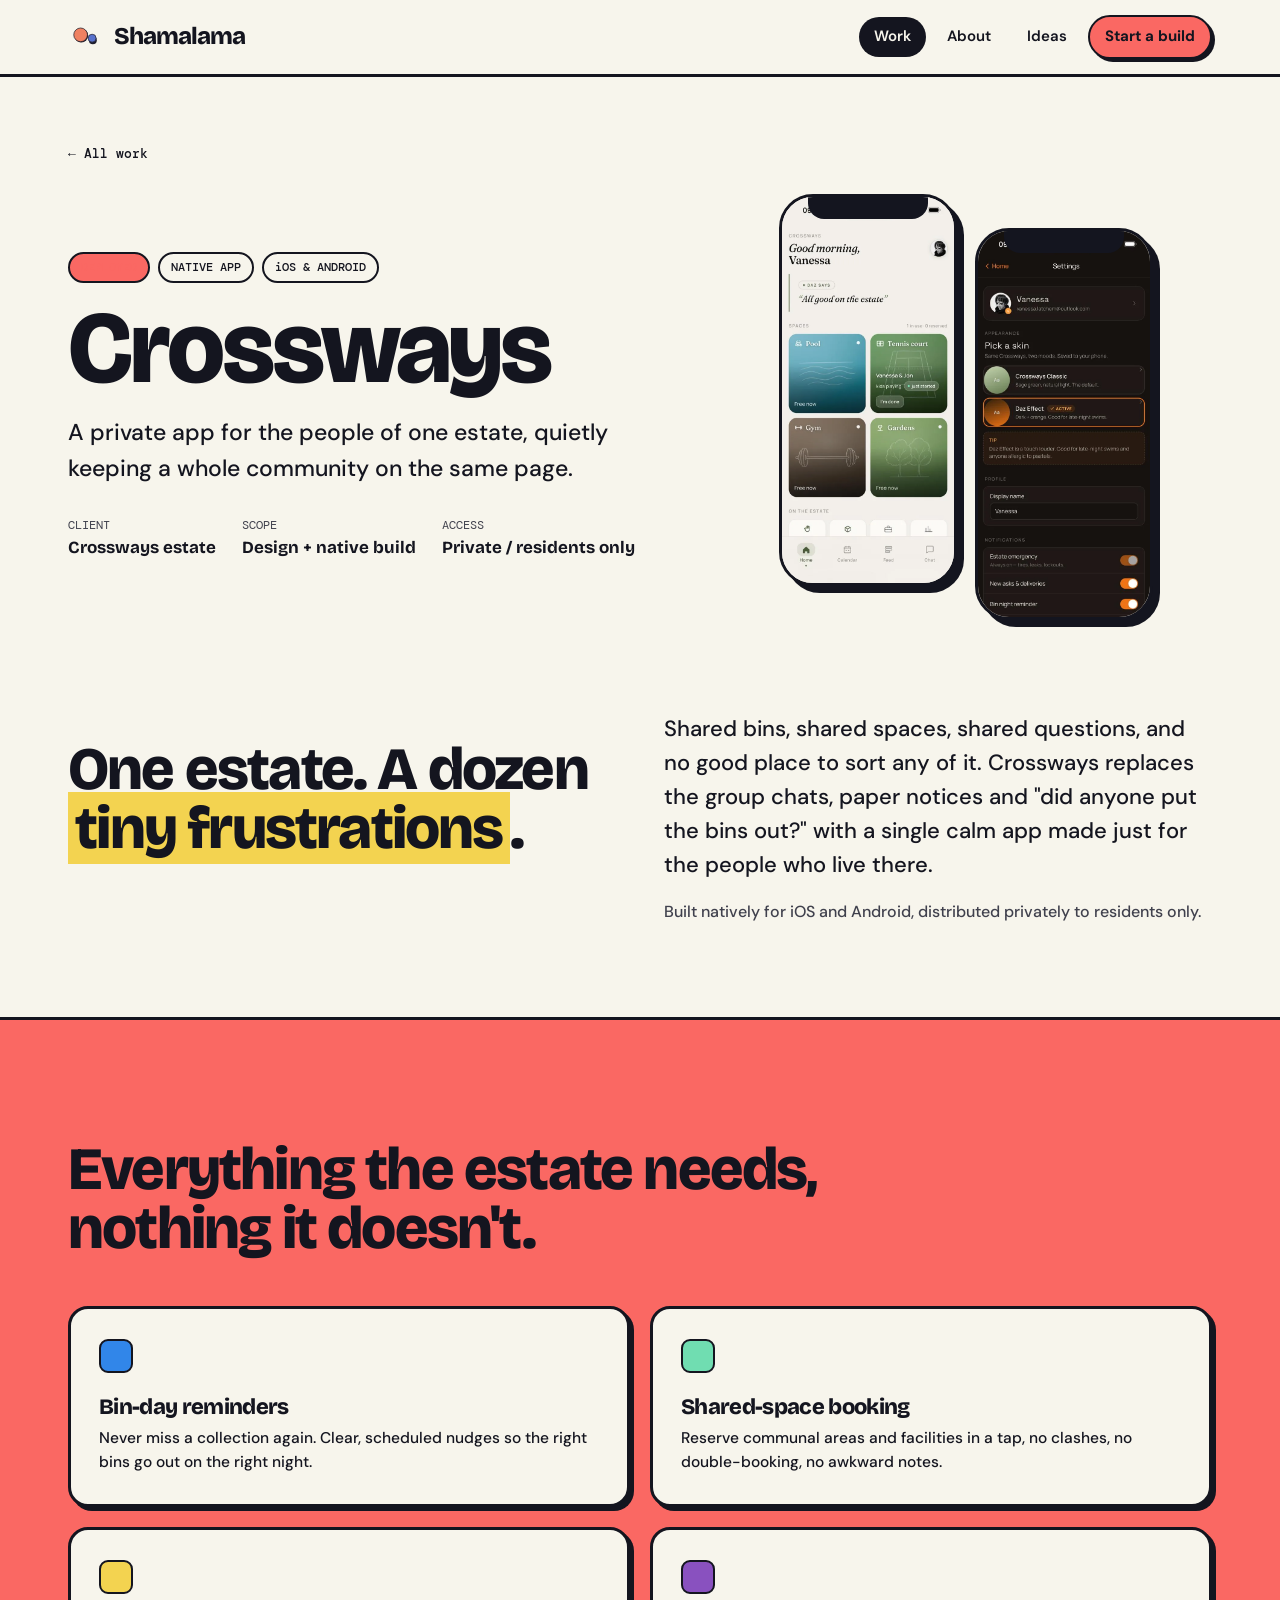
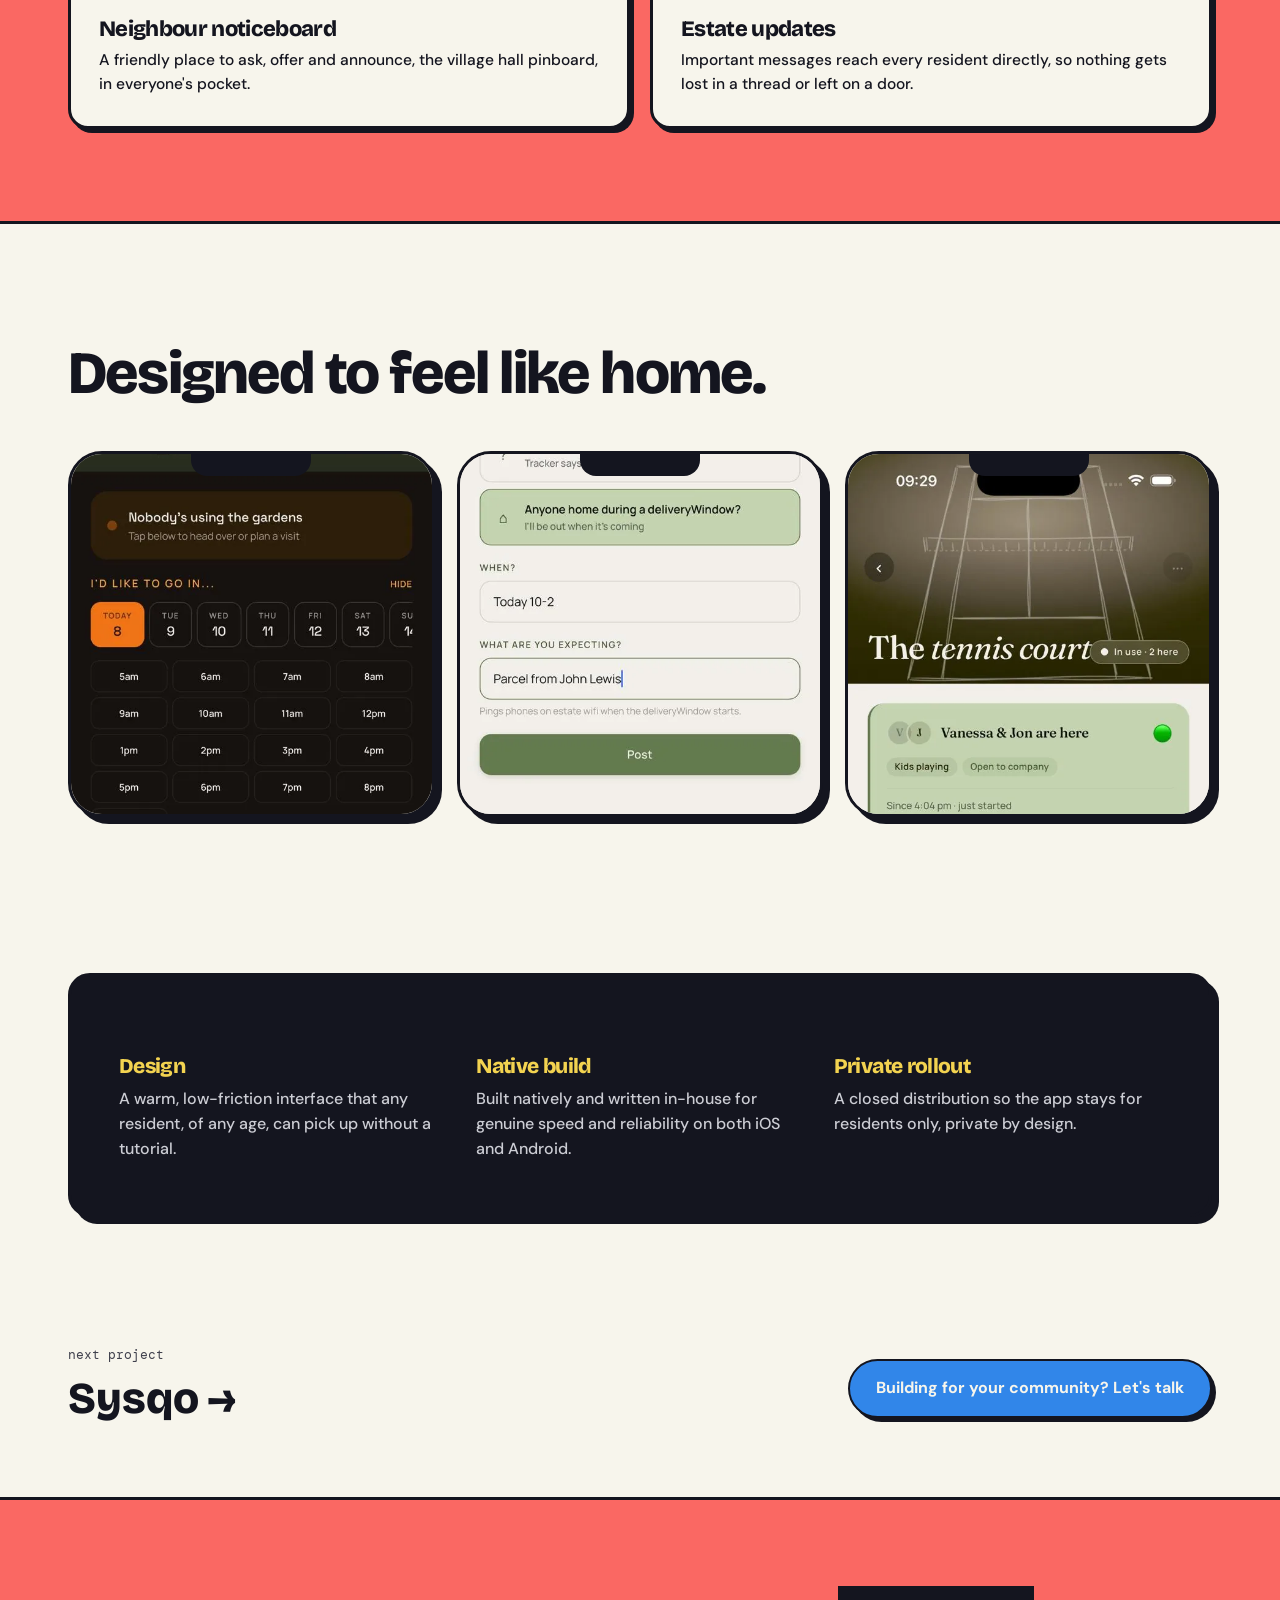
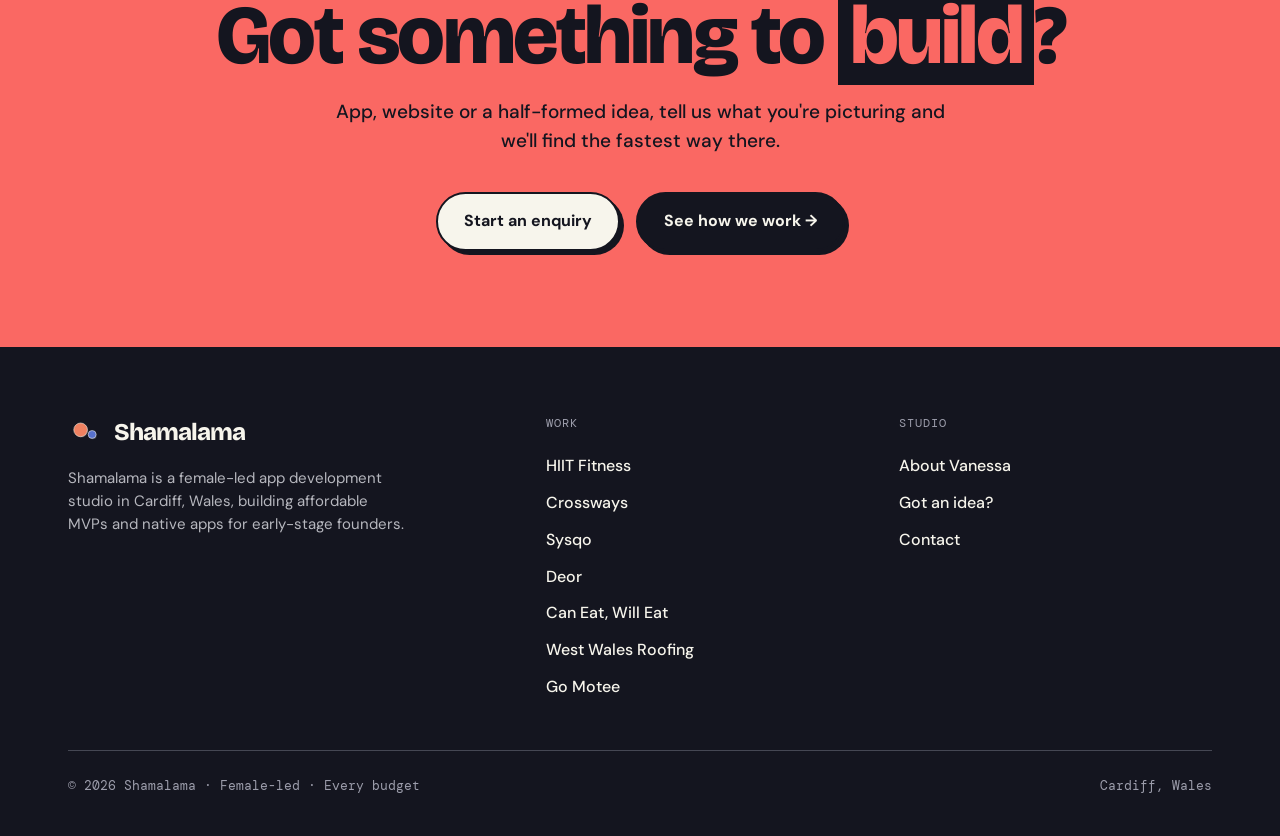
<file: work-crossways.html>
<!DOCTYPE html>
<html lang="en">
<head>
<meta charset="UTF-8" />
<meta name="viewport" content="width=device-width, initial-scale=1.0" />
  <link rel="icon" type="image/svg+xml" href="favicon.svg">
  <link rel="icon" type="image/png" sizes="32x32" href="favicon-32.png">
  <link rel="icon" type="image/png" sizes="16x16" href="favicon-16.png">
  <link rel="apple-touch-icon" sizes="180x180" href="apple-touch-icon.png">
  <link rel="shortcut icon" href="favicon.ico">
<title>Crossways: A Native Community App Case Study | Shamalama</title>
<meta name="description" content="Native community app built by Shamalama for the Crossways residents, coordinating shared spaces, bin days and neighbour updates in one private place." />
<meta property="og:type" content="website" />
<meta property="og:site_name" content="Shamalama" />
<meta property="og:locale" content="en_GB" />
<meta property="og:url" content="https://shamalama.co.uk/work-crossways.html" />
<meta property="og:title" content="Crossways: A Native Community App Case Study | Shamalama" />
<meta property="og:description" content="Native community app built by Shamalama for the Crossways residents, coordinating shared spaces, bin days and neighbour updates in one private place." />
<meta property="og:image" content="https://shamalama.co.uk/images/shamalama-og-logo-2x.png" />
<meta property="og:image:width" content="2400" />
<meta property="og:image:height" content="1260" />
<meta property="og:image" content="https://shamalama.co.uk/images/shamalama-mark-square.png" />
<meta property="og:image:width" content="1200" />
<meta property="og:image:height" content="1200" />
<meta name="twitter:card" content="summary_large_image" />
<meta name="twitter:title" content="Crossways: A Native Community App Case Study | Shamalama" />
<meta name="twitter:description" content="Native community app built by Shamalama for the Crossways residents, coordinating shared spaces, bin days and neighbour updates in one private place." />
<meta name="twitter:image" content="https://shamalama.co.uk/images/shamalama-og-logo-2x.png" />
<link rel="canonical" href="https://shamalama.co.uk/work-crossways.html" />
<link rel="stylesheet" href="styles.css" />
<style>
  .proj-hero{ padding-block:64px 0; }
  .proj-head{ display:grid; grid-template-columns:1.1fr 0.9fr; gap:50px; align-items:center; }
  @media(max-width:880px){ .proj-head{ grid-template-columns:1fr; gap:34px; } }
  .proj-title{ font-size:clamp(48px,8vw,104px); font-weight:800; line-height:0.9; margin-top:20px; }
  .proj-tag{ font-size:clamp(18px,2.2vw,23px); font-weight:500; max-width:46ch; margin-top:20px; }
  .meta-list{ display:flex; flex-wrap:wrap; gap:26px; margin-top:30px; }
  .meta-list .m .k{ font-family:var(--font-mono); font-size:12px; color:var(--ink-soft); }
  .meta-list .m .v{ font-family:var(--font-disp); font-weight:700; font-size:17px; }
  .hero-phones{ display:flex; gap:18px; justify-content:center; align-items:flex-start; }
  .hero-phones .phone{ flex:0 0 auto; }
  .hero-phones .phone:nth-child(2){ margin-top:34px; }
  .feat-band{ background:var(--coral); border-block:3px solid var(--ink); }
  .feat-grid{ display:grid; grid-template-columns:repeat(2,1fr); gap:20px; }
  @media(max-width:760px){ .feat-grid{ grid-template-columns:1fr; } }
  .fcard{ background:var(--paper); border:3px solid var(--ink); border-radius:20px; padding:30px 28px; box-shadow:var(--shadow); }
  .fcard .tagdot{ width:34px; height:34px; border-radius:9px; border:2.5px solid var(--ink); display:inline-block; }
  .fcard h4{ font-weight:800; font-size:22px; margin:16px 0 8px; }
  .fcard p{ font-size:15.5px; font-weight:500; }
  .gallery{ display:grid; grid-template-columns:repeat(3,1fr); gap:22px; }
  @media(max-width:760px){ .gallery{ grid-template-columns:1fr 1fr; } }
  .gallery .phone{ width:100%; }
  .next-row{ display:flex; justify-content:space-between; align-items:center; gap:20px; flex-wrap:wrap; }
</style>
</head>
<body>

<nav class="site">
  <div class="wrap nav-in">
    <a class="brand" href="/"><img class="brand-mark" src="images/brand/mark.svg" alt="Shamalama" width="36" height="36">Shamalama</a>
    <button class="nav-toggle" aria-label="Toggle menu"><span></span></button>
    <div class="nav-links">
      <a href="/#work" class="active">Work</a>
      <a href="about.html">About</a>
      <a href="ideas.html">Ideas</a>
      <a class="nav-cta" href="contact.html">Start a build</a>
    </div>
  </div>
</nav>

<header class="proj-hero wrap">
  <a class="back-link" href="/#work">← All work</a>
  <div class="proj-head mt-m">
    <div class="rv in">
      <div class="chip-row"><span class="chip coral">DEPLOYED</span><span class="chip">NATIVE APP</span><span class="chip">iOS &amp; ANDROID</span></div>
      <h1 class="proj-title">Crossways</h1>
      <p class="proj-tag">A private app for the people of one estate, quietly keeping a whole community on the same page.</p>
      <div class="meta-list">
        <div class="m"><div class="k mono">CLIENT</div><div class="v">Crossways estate</div></div>
        <div class="m"><div class="k mono">SCOPE</div><div class="v">Design + native build</div></div>
        <div class="m"><div class="k mono">ACCESS</div><div class="v">Private / residents only</div></div>
      </div>
    </div>
    <div class="hero-phones rv">
      <div class="phone" style="width:178px;"><div class="notch"></div><img class="screen" src="images/crossways/homescreen.webp" alt="Crossways residents app home screen, dashboard view" style="height:386px;object-fit:cover;" /></div>
      <div class="phone" style="width:178px;"><div class="notch"></div><img class="screen" src="images/crossways/bindays.webp" alt="Crossways residents app bin-day reminders screen" style="height:386px;object-fit:cover;" /></div>
    </div>
  </div>
</header>

<section class="block wrap">
  <div class="grid-2" style="gap:48px;align-items:start;">
    <div class="rv">
      <h2 class="sec-title mt-m">One estate. A dozen <em class="hl">tiny frustrations</em>.</h2>
    </div>
    <div class="rv">
      <p class="lead">Shared bins, shared spaces, shared questions, and no good place to sort any of it. Crossways replaces the group chats, paper notices and "did anyone put the bins out?" with a single calm app made just for the people who live there.</p>
      <p style="font-size:16px;font-weight:500;margin-top:18px;color:var(--ink-soft);">Built natively for iOS and Android, distributed privately to residents only.</p>
    </div>
  </div>
</section>

<section class="block feat-band">
  <div class="wrap">
    <div class="sec-head rv"><h2 class="sec-title mt-m">Everything the estate needs, nothing it doesn't.</h2></div>
    <div class="feat-grid rv">
      <div class="fcard"><span class="tagdot" style="background:var(--blue);"></span><h4>Bin-day reminders</h4><p>Never miss a collection again. Clear, scheduled nudges so the right bins go out on the right night.</p></div>
      <div class="fcard"><span class="tagdot" style="background:var(--mint);"></span><h4>Shared-space booking</h4><p>Reserve communal areas and facilities in a tap, no clashes, no double-booking, no awkward notes.</p></div>
      <div class="fcard"><span class="tagdot" style="background:var(--yellow);"></span><h4>Neighbour noticeboard</h4><p>A friendly place to ask, offer and announce, the village hall pinboard, in everyone's pocket.</p></div>
      <div class="fcard"><span class="tagdot" style="background:var(--grape);"></span><h4>Estate updates</h4><p>Important messages reach every resident directly, so nothing gets lost in a thread or left on a door.</p></div>
    </div>
  </div>
</section>

<section class="block wrap">
  <div class="sec-head rv"><h2 class="sec-title mt-m">Designed to feel like home.</h2></div>
  <div class="gallery rv">
    <div class="phone"><div class="notch"></div><img class="screen" src="images/crossways/screen1.webp" alt="Crossways residents app, screen 1" style="height:360px;object-fit:cover;" /></div>
    <div class="phone"><div class="notch"></div><img class="screen" src="images/crossways/screen2.webp" alt="Crossways residents app, screen 2" style="height:360px;object-fit:cover;" /></div>
    <div class="phone"><div class="notch"></div><img class="screen" src="images/crossways/screen3.webp" alt="Crossways residents app, screen 3" style="height:360px;object-fit:cover;object-position:top;" /></div>
  </div>
</section>

<section class="block tight wrap">
  <div class="card rv" style="background:var(--ink);color:var(--paper);padding:52px 48px;">
    <div class="grid-3 mt-m" style="gap:30px;">
      <div><h4 style="color:var(--yellow);font-size:21px;font-weight:800;">Design</h4><p style="margin-top:10px;font-weight:500;color:oklch(0.85 0.01 280);">A warm, low-friction interface that any resident, of any age, can pick up without a tutorial.</p></div>
      <div><h4 style="color:var(--yellow);font-size:21px;font-weight:800;">Native build</h4><p style="margin-top:10px;font-weight:500;color:oklch(0.85 0.01 280);">Built natively and written in-house for genuine speed and reliability on both iOS and Android.</p></div>
      <div><h4 style="color:var(--yellow);font-size:21px;font-weight:800;">Private rollout</h4><p style="margin-top:10px;font-weight:500;color:oklch(0.85 0.01 280);">A closed distribution so the app stays for residents only, private by design.</p></div>
    </div>
  </div>
</section>

<section class="block tight wrap">
  <div class="next-row rv">
    <div>
      <div class="mono" style="font-size:13px;color:var(--ink-soft);">next project</div>
      <a href="work-sysqo.html" style="font-family:var(--font-disp);font-weight:800;font-size:clamp(28px,4vw,44px);">Sysqo →</a>
    </div>
    <a class="btn btn-blue" href="contact.html">Building for your community? Let's talk</a>
  </div>
</section>

<section class="cta-band">
  <div class="wrap rv">
    <h2>Got something to <em>build</em>?</h2>
    <p>App, website or a half-formed idea, tell us what you're picturing and we'll find the fastest way there.</p>
    <div class="hero-cta"><a class="btn btn-paper" href="contact.html">Start an enquiry</a><a class="btn btn-ink" href="ideas.html">See how we work →</a></div>
  </div>
</section>

<footer class="site">
  <div class="wrap">
    <div class="foot-grid">
      <div>
        <a class="brand" href="/"><img class="brand-mark" src="images/brand/mark-dark.svg" alt="Shamalama" width="36" height="36">Shamalama</a>
        <p class="foot-blurb">Shamalama is a female-led app development studio in Cardiff, Wales, building affordable MVPs and native apps for early-stage founders.</p>
      </div>
      <div class="foot-col"><p class="footer-nav-heading">Work</p><a href="work-hiit-fitness.html">HIIT Fitness</a><a href="work-crossways.html">Crossways</a><a href="work-sysqo.html">Sysqo</a><a href="work-deor.html">Deor</a><a href="work-can-eat-will-eat.html">Can Eat, Will Eat</a><a href="work-west-wales-roofing.html">West Wales Roofing</a><a href="work-go-motee.html">Go Motee</a></div>
      <div class="foot-col"><p class="footer-nav-heading">Studio</p><a href="about.html">About Vanessa</a><a href="ideas.html">Got an idea?</a><a href="contact.html">Contact</a></div>
    </div>
    <div class="foot-base"><span class="mono">© 2026 Shamalama · Female-led · Every budget</span><span class="mono">Cardiff, Wales</span></div>
  </div>
</footer><script src="site.js" defer></script>
</body>
</html>
</file>
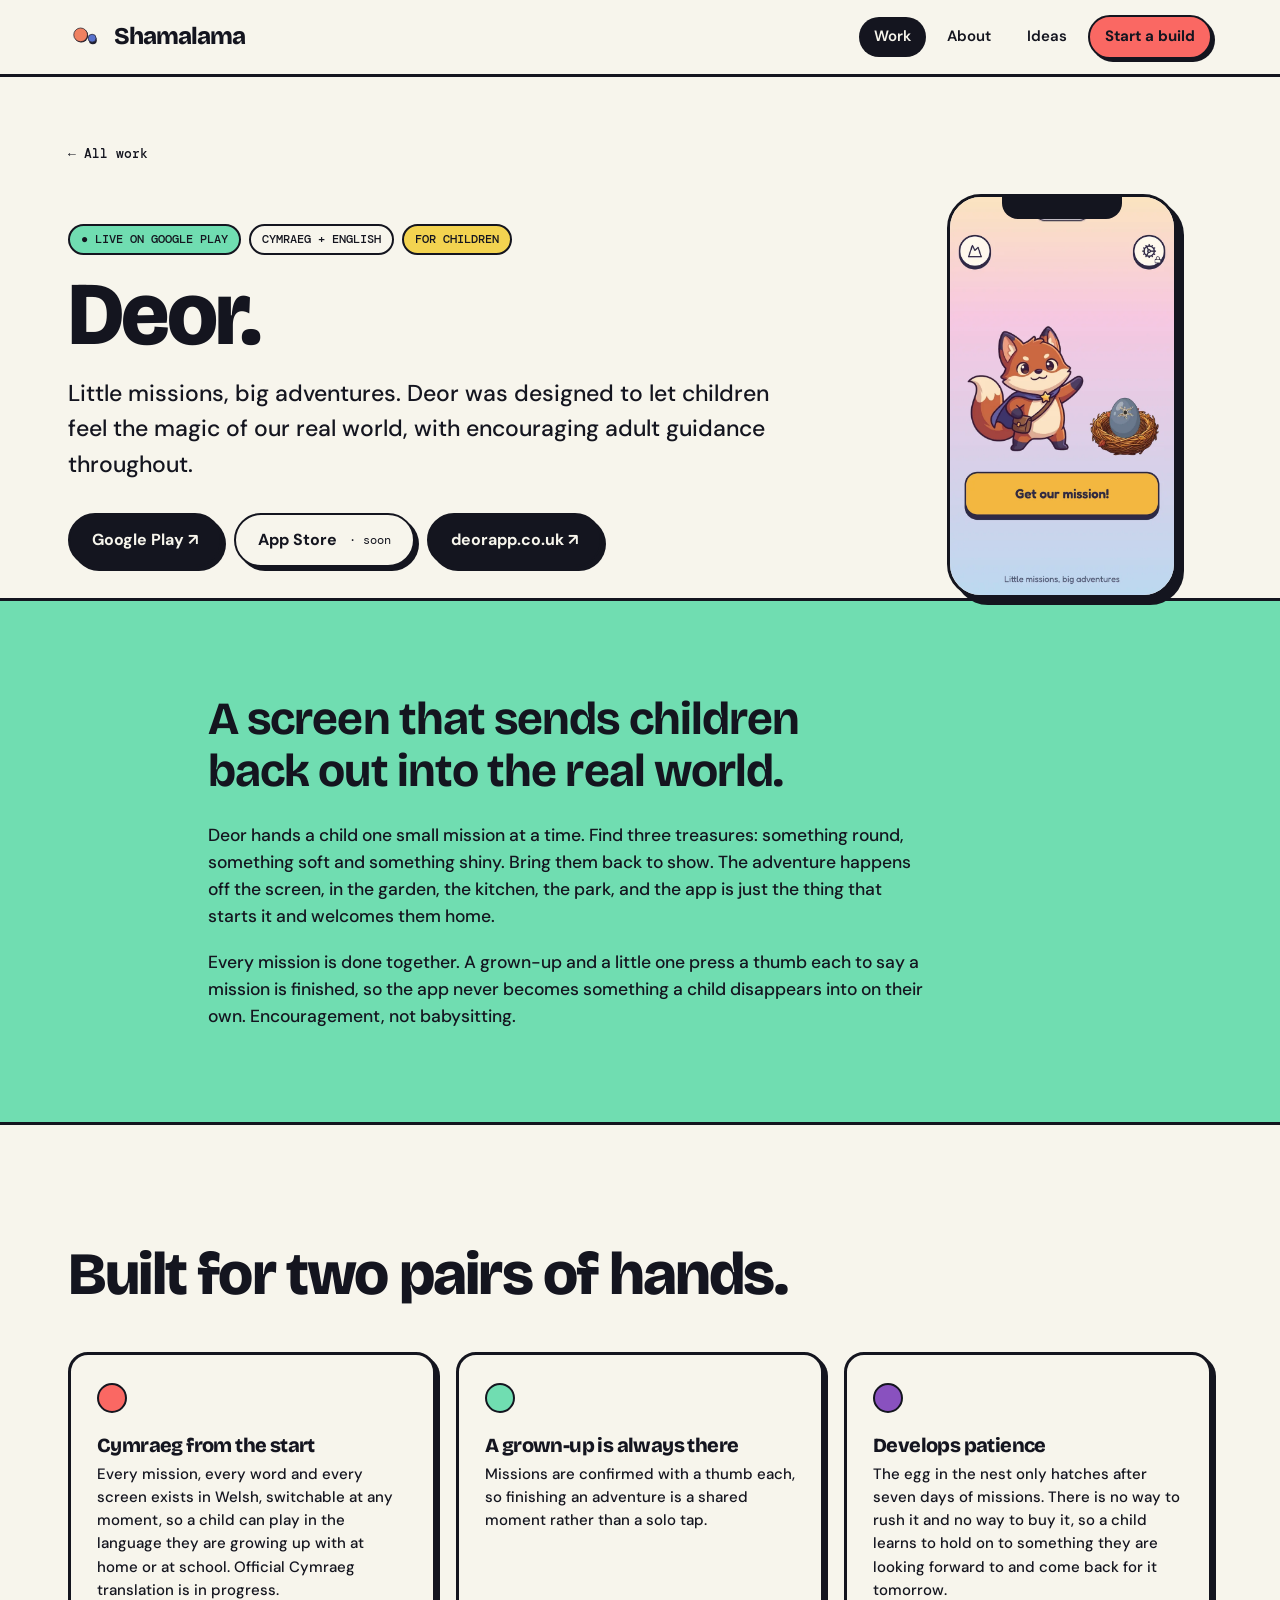
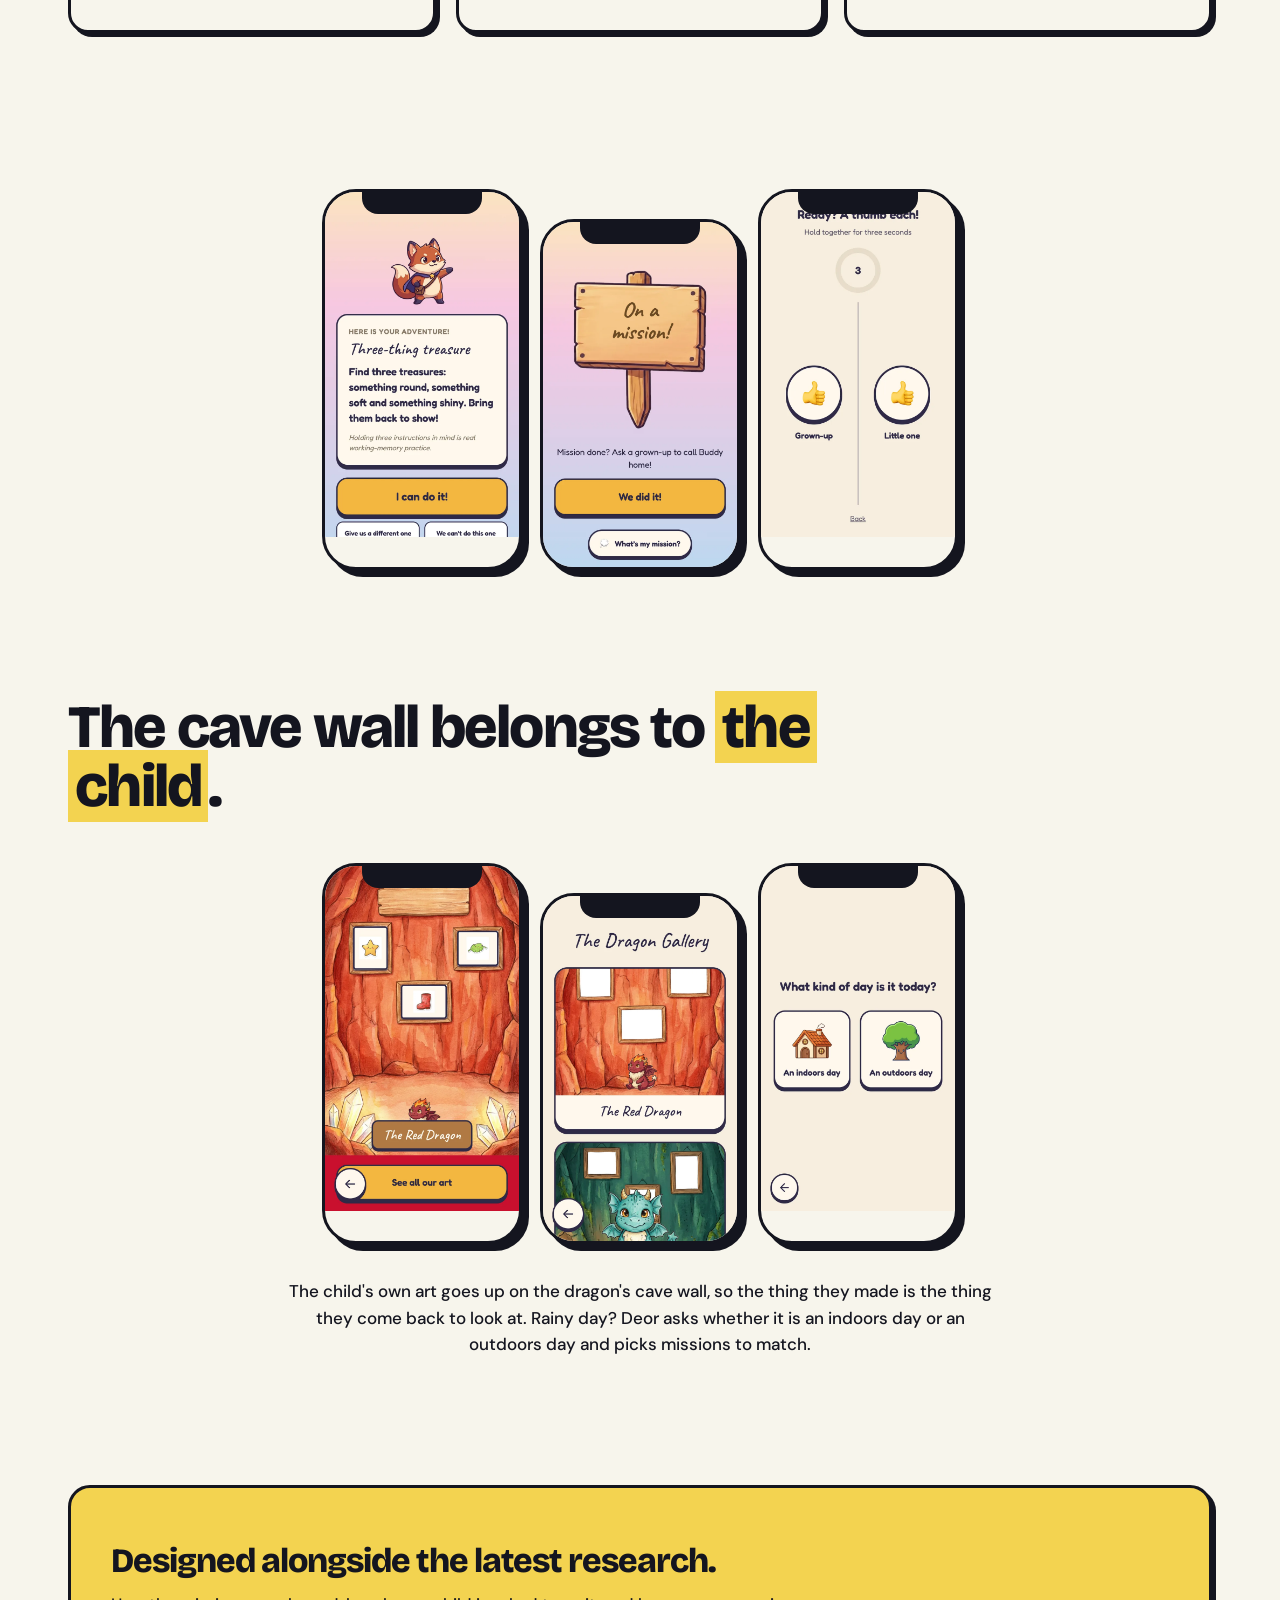
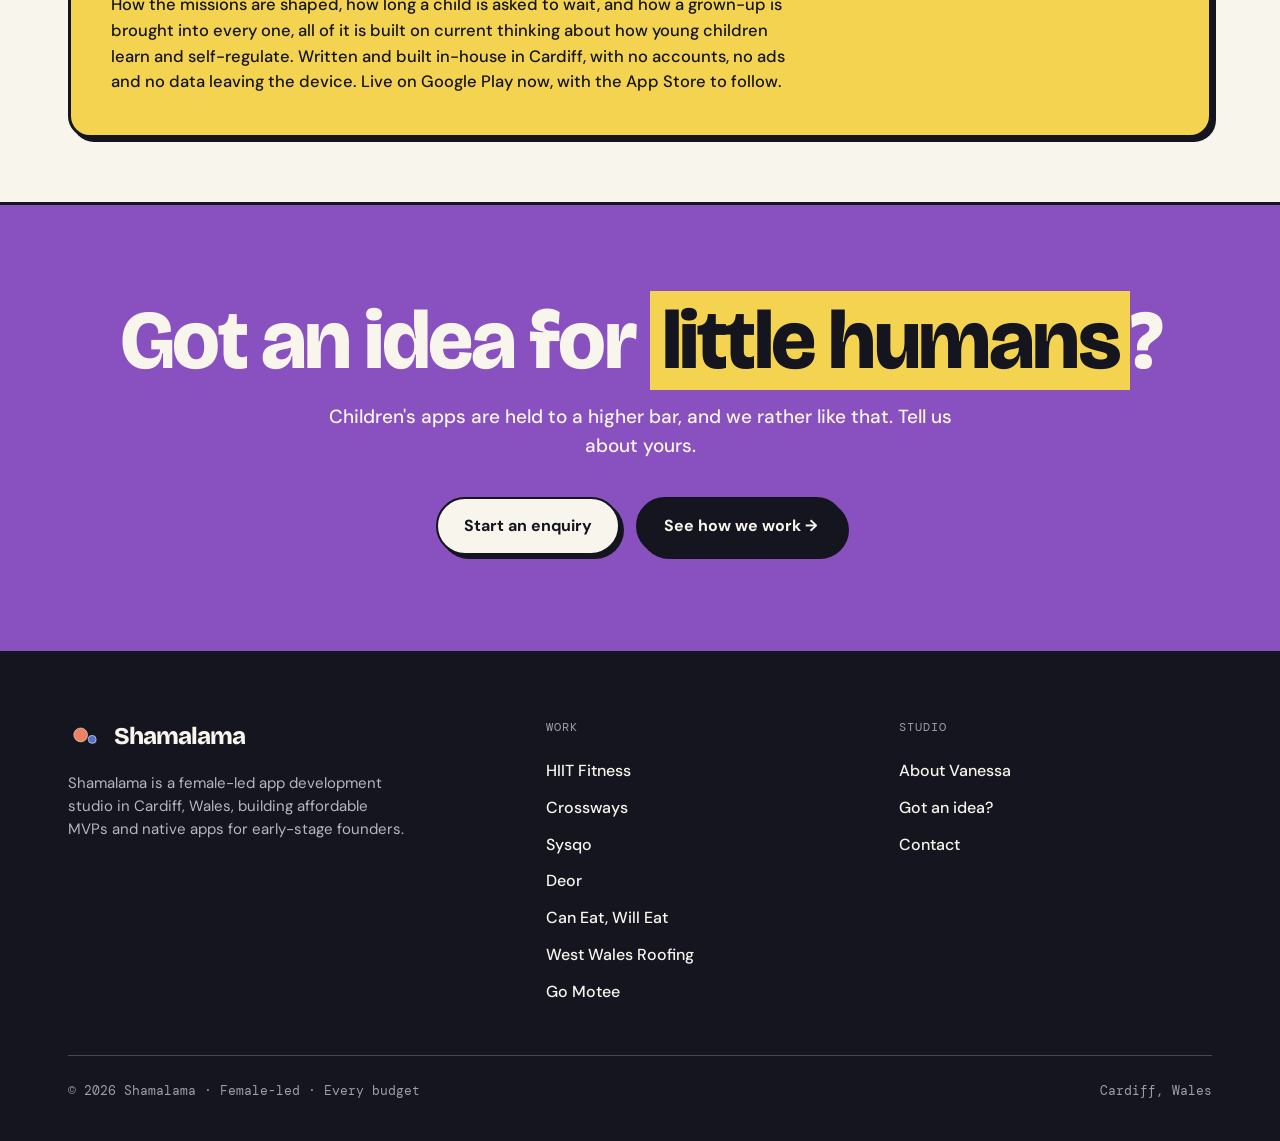
<file: work-deor.html>
<!DOCTYPE html>
<html lang="en">
<head>
<meta charset="UTF-8" />
<meta name="viewport" content="width=device-width, initial-scale=1.0" />
  <link rel="icon" type="image/svg+xml" href="favicon.svg">
  <link rel="icon" type="image/png" sizes="32x32" href="favicon-32.png">
  <link rel="icon" type="image/png" sizes="16x16" href="favicon-16.png">
  <link rel="apple-touch-icon" sizes="180x180" href="apple-touch-icon.png">
  <link rel="shortcut icon" href="favicon.ico">
<title>Deor: Bilingual Welsh Kids' App Case Study | Shamalama</title>
<meta name="description" content="Deor: Little Missions, a bilingual Welsh and English app for children by Shamalama. Small real-world missions, done with a grown-up. Live on Google Play." />
<meta property="og:type" content="website" />
<meta property="og:site_name" content="Shamalama" />
<meta property="og:locale" content="en_GB" />
<meta property="og:url" content="https://shamalama.co.uk/work-deor.html" />
<meta property="og:title" content="Deor: Bilingual Welsh Kids' App Case Study | Shamalama" />
<meta property="og:description" content="Deor: Little Missions, a bilingual Welsh and English app for children by Shamalama. Small real-world missions, done with a grown-up. Live on Google Play." />
<meta property="og:image" content="https://shamalama.co.uk/images/shamalama-og-logo-2x.png" />
<meta property="og:image:width" content="2400" />
<meta property="og:image:height" content="1260" />
<meta property="og:image" content="https://shamalama.co.uk/images/shamalama-mark-square.png" />
<meta property="og:image:width" content="1200" />
<meta property="og:image:height" content="1200" />
<meta name="twitter:card" content="summary_large_image" />
<meta name="twitter:title" content="Deor: Bilingual Welsh Kids' App Case Study | Shamalama" />
<meta name="twitter:description" content="Deor: Little Missions, a bilingual Welsh and English app for children by Shamalama. Small real-world missions, done with a grown-up. Live on Google Play." />
<meta name="twitter:image" content="https://shamalama.co.uk/images/shamalama-og-logo-2x.png" />
<link rel="canonical" href="https://shamalama.co.uk/work-deor.html" />
<link rel="stylesheet" href="styles.css" />
<style>
  .proj-hero{ padding-block:64px 0; }
  .deor-head{ display:grid; grid-template-columns:1fr 300px; gap:54px; align-items:center; }
  @media(max-width:860px){ .deor-head{ grid-template-columns:1fr; gap:34px; } }
  .proj-title{ font-size:clamp(44px,7vw,92px); font-weight:800; line-height:0.9; margin-top:20px; }
  .proj-tag{ font-size:clamp(18px,2.2vw,23px); font-weight:500; max-width:46ch; margin-top:20px; }
  .badge-row{ display:flex; gap:12px; flex-wrap:wrap; margin-top:30px; }
  .badge{ background:var(--ink); color:var(--paper); border:var(--bw) solid var(--ink); box-shadow:var(--shadow); font-weight:700; padding:13px 22px; border-radius:999px; display:inline-flex; gap:8px; align-items:center; transition:transform .16s, box-shadow .16s; }
  .badge:hover{ transform:translate(-2px,-2px); box-shadow:6px 6px 0 var(--ink); }
  .badge.coming{ background:var(--paper); color:var(--ink); cursor:default; }
  .badge.coming:hover{ transform:none; box-shadow:var(--shadow); }
  .lang-band{ background:var(--mint); border-block:3px solid var(--ink); }
  .lang-band .q{ font-family:var(--font-disp); font-weight:700; font-size:clamp(26px,4vw,46px); line-height:1.12; letter-spacing:-0.02em; max-width:21ch; }
  .care-grid{ display:grid; grid-template-columns:repeat(3,1fr); gap:20px; }
  @media(max-width:760px){ .care-grid{ grid-template-columns:1fr; } }
  .ccard{ background:var(--paper); border:3px solid var(--ink); border-radius:20px; padding:28px 26px; box-shadow:var(--shadow); }
  .ccard .tagdot{ width:30px; height:30px; border-radius:50%; border:2.5px solid var(--ink); display:inline-block; }
  .ccard h4{ font-weight:800; font-size:20px; margin:14px 0 8px; }
  .ccard p{ font-size:15px; font-weight:500; }
  .gallery{ display:flex; gap:18px; justify-content:center; flex-wrap:wrap; }
  .gallery .phone{ width:200px; }
  .gallery .phone.stagger{ margin-top:30px; }
  .hero-phone{ width:230px; }
  /* screenshots are a true 9:16, so scale by ratio rather than a fixed pixel height */
  .phone .screen{ height:auto; aspect-ratio:9/16; }
  .gallery-note{ font-size:17px; font-weight:500; margin:34px auto 0; max-width:60ch; text-align:center; }
  .note{ background:var(--yellow); border:3px solid var(--ink); border-radius:22px; padding:40px 40px; box-shadow:var(--shadow); }
  /* uncapped on desktop so the heading sits on a single line; the ch cap only tightens the rag on small screens */
  .note-head{ font-size:clamp(24px,3.2vw,34px); font-weight:800; margin-top:16px; }
  @media(max-width:760px){ .note-head{ max-width:26ch; } }
  @media(max-width:760px){
    /* two phones per row instead of a three-row stack, and drop the stagger that breaks the grid feel.
       flex-basis rather than a vw clamp, so the pair always fits the wrap's inner width exactly */
    .gallery{ gap:14px; }
    .gallery .phone{ flex:0 0 calc(50% - 7px); width:auto; max-width:200px; }
    .gallery .phone.stagger{ margin-top:0; }
    .hero-phone{ width:min(230px,60vw); }
    .note{ padding:30px 24px; }
    .gallery-note{ font-size:16px; margin-top:26px; }
    /* fixed 120px notch looks oversized once the frame shrinks */
    .phone .notch{ width:55%; height:18px; }
  }
  @media(max-width:420px){
    .badge-row{ gap:10px; }
    .badge{ padding:12px 18px; font-size:15px; }
    .phone .notch{ height:14px; border-radius:0 0 12px 12px; }
  }
</style>
</head>
<body>

<nav class="site">
  <div class="wrap nav-in">
    <a class="brand" href="/"><img class="brand-mark" src="images/brand/mark.svg" alt="Shamalama" width="36" height="36">Shamalama</a>
    <button class="nav-toggle" aria-label="Toggle menu"><span></span></button>
    <div class="nav-links">
      <a href="/#work" class="active">Work</a>
      <a href="about.html">About</a>
      <a href="ideas.html">Ideas</a>
      <a class="nav-cta" href="contact.html">Start a build</a>
    </div>
  </div>
</nav>

<header class="proj-hero wrap">
  <a class="back-link" href="/#work">← All work</a>
  <div class="deor-head mt-m">
    <div class="rv in">
      <div class="chip-row"><span class="chip live">● LIVE ON GOOGLE PLAY</span><span class="chip"><span lang="cy">CYMRAEG</span> + ENGLISH</span><span class="chip yellow">FOR CHILDREN</span></div>
      <h1 class="proj-title">Deor.</h1>
      <p class="proj-tag">Little missions, big adventures. Deor was designed to let children feel the magic of our real world, with encouraging adult guidance throughout.</p>
      <div class="badge-row">
        <a class="badge" href="https://play.google.com/store/apps/details?id=com.shamalama.deor" target="_blank" rel="noopener">Google Play ↗</a>
        <span class="badge coming" aria-label="App Store — coming soon">App Store <span style="font-family:var(--font-mono);font-size:12px;font-weight:400;margin-left:4px;">· soon</span></span>
        <a class="badge" href="https://deorapp.co.uk" target="_blank" rel="noopener">deorapp.co.uk ↗</a>
      </div>
    </div>
    <div class="rv" style="display:flex;justify-content:center;">
      <div class="phone hero-phone"><div class="notch"></div><img class="screen" src="images/deor/nest.webp" alt="Deor app home screen with Buddy the fox and a nest, and a Get our mission button" width="720" height="1280" /></div>
    </div>
  </div>
</header>

<section class="block lang-band">
  <div class="wrap-narrow">
    <div class="rv">
      <p class="q">A screen that sends children back out into the real world.</p>
      <p style="font-size:17.5px;font-weight:500;margin-top:26px;max-width:60ch;">Deor hands a child one small mission at a time. Find three treasures: something round, something soft and something shiny. Bring them back to show. The adventure happens off the screen, in the garden, the kitchen, the park, and the app is just the thing that starts it and welcomes them home.</p>
      <p style="font-size:17.5px;font-weight:500;margin-top:18px;max-width:60ch;">Every mission is done together. A grown-up and a little one press a thumb each to say a mission is finished, so the app never becomes something a child disappears into on their own. Encouragement, not babysitting.</p>
    </div>
  </div>
</section>

<section class="block wrap">
  <div class="sec-head rv"><h2 class="sec-title mt-m">Built for two pairs of hands.</h2></div>
  <div class="care-grid rv">
    <div class="ccard"><span class="tagdot" style="background:var(--coral);"></span><h4><span lang="cy">Cymraeg</span> from the start</h4><p>Every mission, every word and every screen exists in Welsh, switchable at any moment, so a child can play in the language they are growing up with at home or at school. Official <span lang="cy">Cymraeg</span> translation is in progress.</p></div>
    <div class="ccard"><span class="tagdot" style="background:var(--mint);"></span><h4>A grown-up is always there</h4><p>Missions are confirmed with a thumb each, so finishing an adventure is a shared moment rather than a solo tap.</p></div>
    <div class="ccard"><span class="tagdot" style="background:var(--grape);"></span><h4>Develops patience</h4><p>The egg in the nest only hatches after seven days of missions. There is no way to rush it and no way to buy it, so a child learns to hold on to something they are looking forward to and come back for it tomorrow.</p></div>
  </div>
</section>

<section class="block tight wrap">
  <div class="gallery rv">
    <div class="phone"><div class="notch"></div><img class="screen" src="images/deor/mission-card.webp" alt="Deor mission card: Three-thing treasure, find something round, something soft and something shiny" width="720" height="1280" /></div>
    <div class="phone stagger"><div class="notch"></div><img class="screen" src="images/deor/on-a-mission.webp" alt="Deor on a mission screen with a wooden signpost and a We did it button" width="720" height="1280" /></div>
    <div class="phone"><div class="notch"></div><img class="screen" src="images/deor/thumbs.webp" alt="Deor mission confirmation, a grown-up and a little one hold a thumb each for three seconds" width="720" height="1280" /></div>
  </div>
</section>

<section class="block tight wrap">
  <div class="sec-head rv"><h2 class="sec-title">The cave wall belongs to <em class="hl">the child</em>.</h2></div>
  <div class="gallery rv">
    <div class="phone"><div class="notch"></div><img class="screen" src="images/deor/cave.webp" alt="Deor dragon cave, collected artwork hanging on the cave walls" width="720" height="1280" /></div>
    <div class="phone stagger"><div class="notch"></div><img class="screen" src="images/deor/dragon-gallery.webp" alt="Deor dragon gallery showing the Red Dragon and other dragons to collect" width="720" height="1280" /></div>
    <div class="phone"><div class="notch"></div><img class="screen" src="images/deor/day-type.webp" alt="Deor asking whether it is an indoors day or an outdoors day" width="720" height="1280" /></div>
  </div>
  <p class="rv gallery-note">The child's own art goes up on the dragon's cave wall, so the thing they made is the thing they come back to look at. Rainy day? Deor asks whether it is an indoors day or an outdoors day and picks missions to match.</p>
</section>

<section class="block tight wrap">
  <div class="note rv">
    <h3 class="note-head">Designed alongside the latest research.</h3>
    <p style="font-size:16.5px;font-weight:500;margin-top:14px;max-width:62ch;">How the missions are shaped, how long a child is asked to wait, and how a grown-up is brought into every one, all of it is built on current thinking about how young children learn and self-regulate. Written and built in-house in Cardiff, with no accounts, no ads and no data leaving the device. Live on Google Play now, with the App Store to follow.</p>
  </div>
</section>

<section class="cta-band" style="background:var(--grape);color:var(--paper);">
  <div class="wrap rv">
    <h2 style="color:var(--paper);">Got an idea for <em style="background:var(--yellow);color:var(--ink);">little humans</em>?</h2>
    <p>Children's apps are held to a higher bar, and we rather like that. Tell us about yours.</p>
    <div class="hero-cta"><a class="btn btn-paper" href="contact.html">Start an enquiry</a><a class="btn btn-ink" href="ideas.html">See how we work →</a></div>
  </div>
</section>

<footer class="site">
  <div class="wrap">
    <div class="foot-grid">
      <div>
        <a class="brand" href="/"><img class="brand-mark" src="images/brand/mark-dark.svg" alt="Shamalama" width="36" height="36">Shamalama</a>
        <p class="foot-blurb">Shamalama is a female-led app development studio in Cardiff, Wales, building affordable MVPs and native apps for early-stage founders.</p>
      </div>
      <div class="foot-col"><p class="footer-nav-heading">Work</p><a href="work-hiit-fitness.html">HIIT Fitness</a><a href="work-crossways.html">Crossways</a><a href="work-sysqo.html">Sysqo</a><a href="work-deor.html">Deor</a><a href="work-can-eat-will-eat.html">Can Eat, Will Eat</a><a href="work-west-wales-roofing.html">West Wales Roofing</a><a href="work-go-motee.html">Go Motee</a></div>
      <div class="foot-col"><p class="footer-nav-heading">Studio</p><a href="about.html">About Vanessa</a><a href="ideas.html">Got an idea?</a><a href="contact.html">Contact</a></div>
    </div>
    <div class="foot-base"><span class="mono">© 2026 Shamalama · Female-led · Every budget</span><span class="mono">Cardiff, Wales</span></div>
  </div>
</footer><script src="site.js" defer></script>
</body>
</html>
</file>
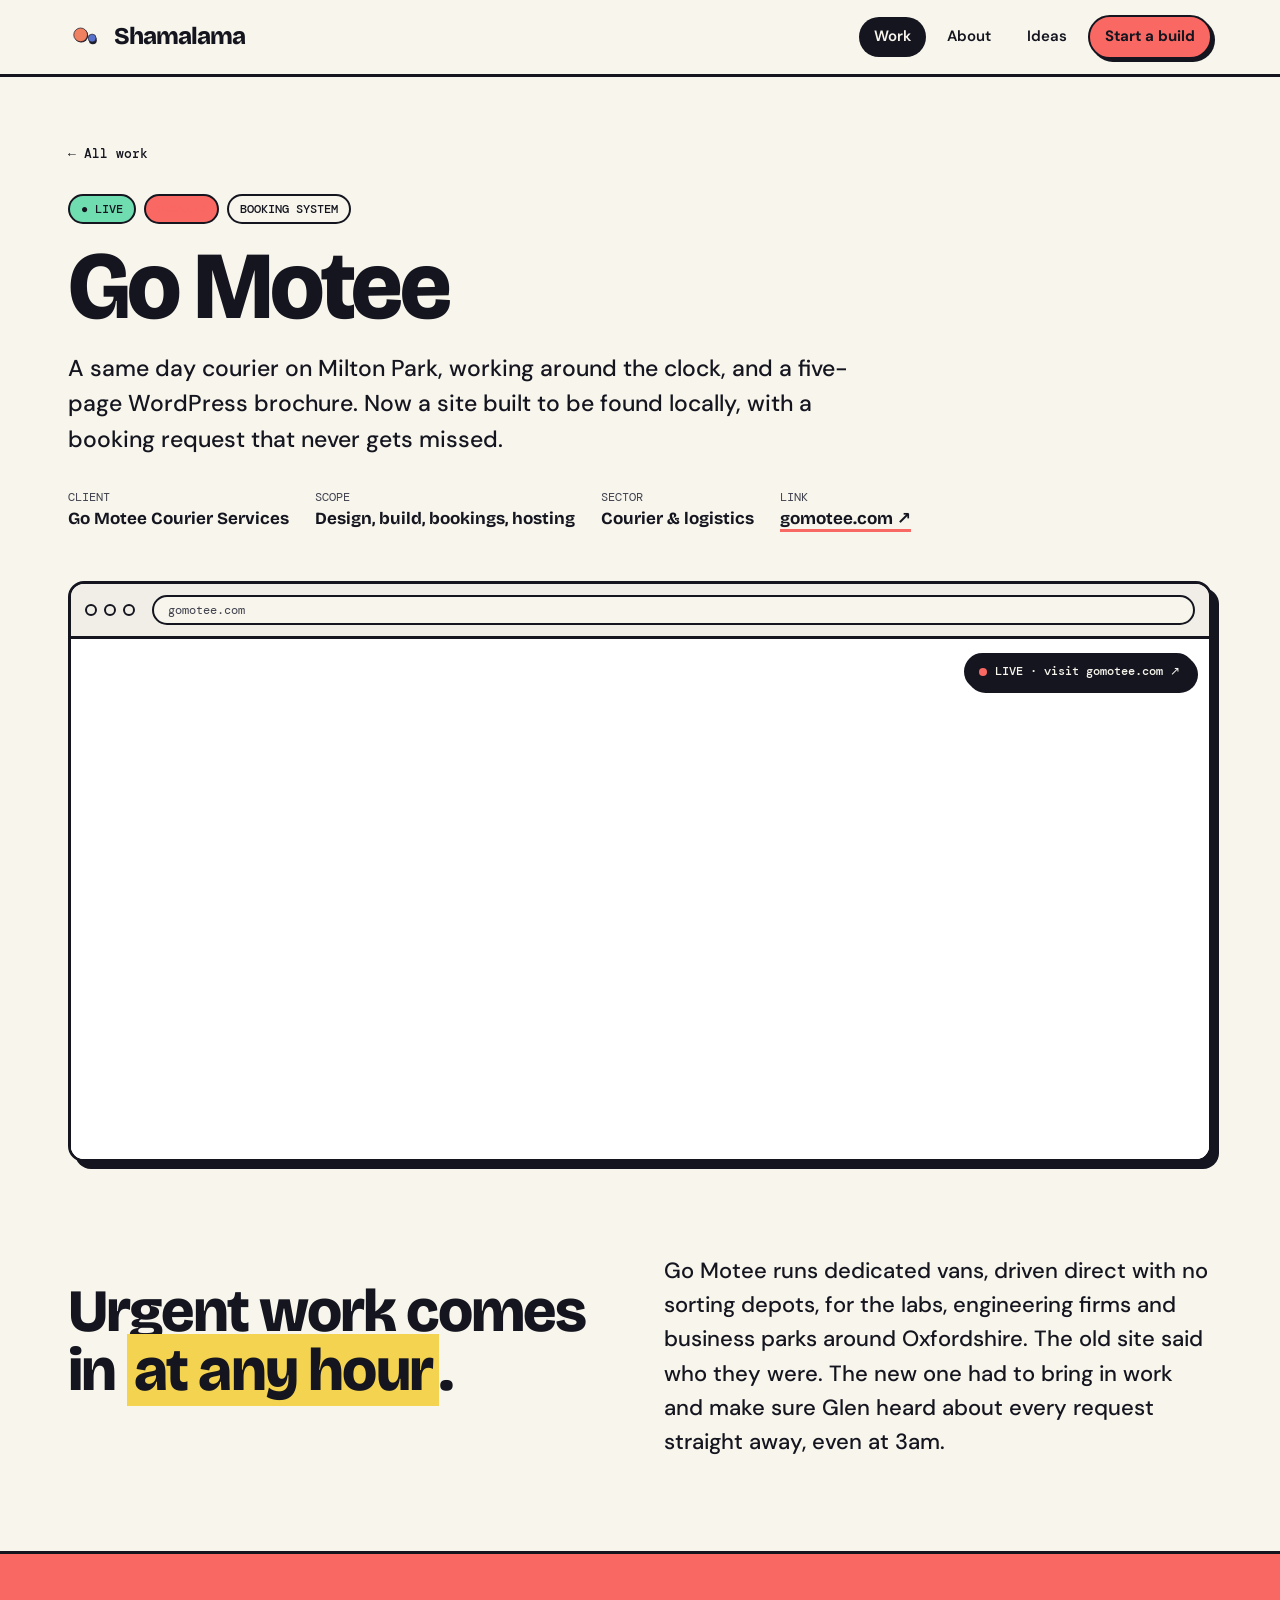
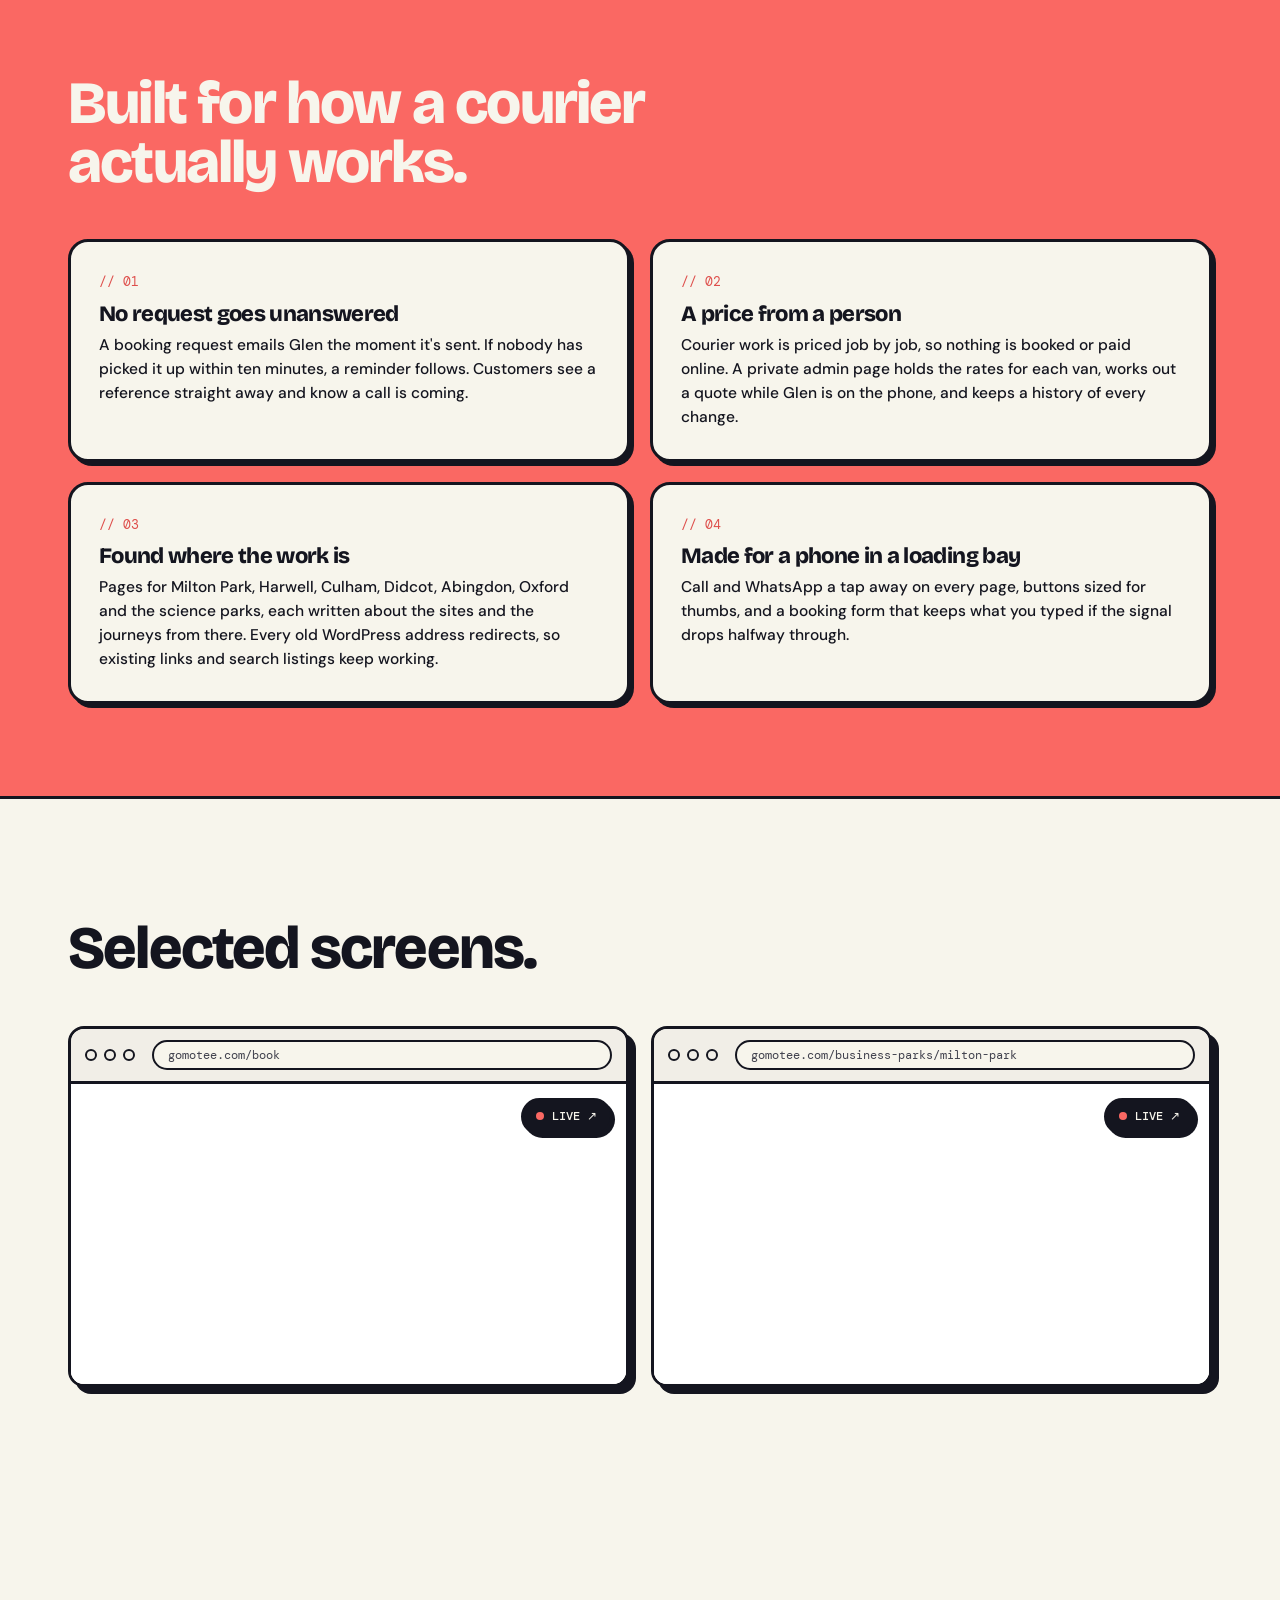
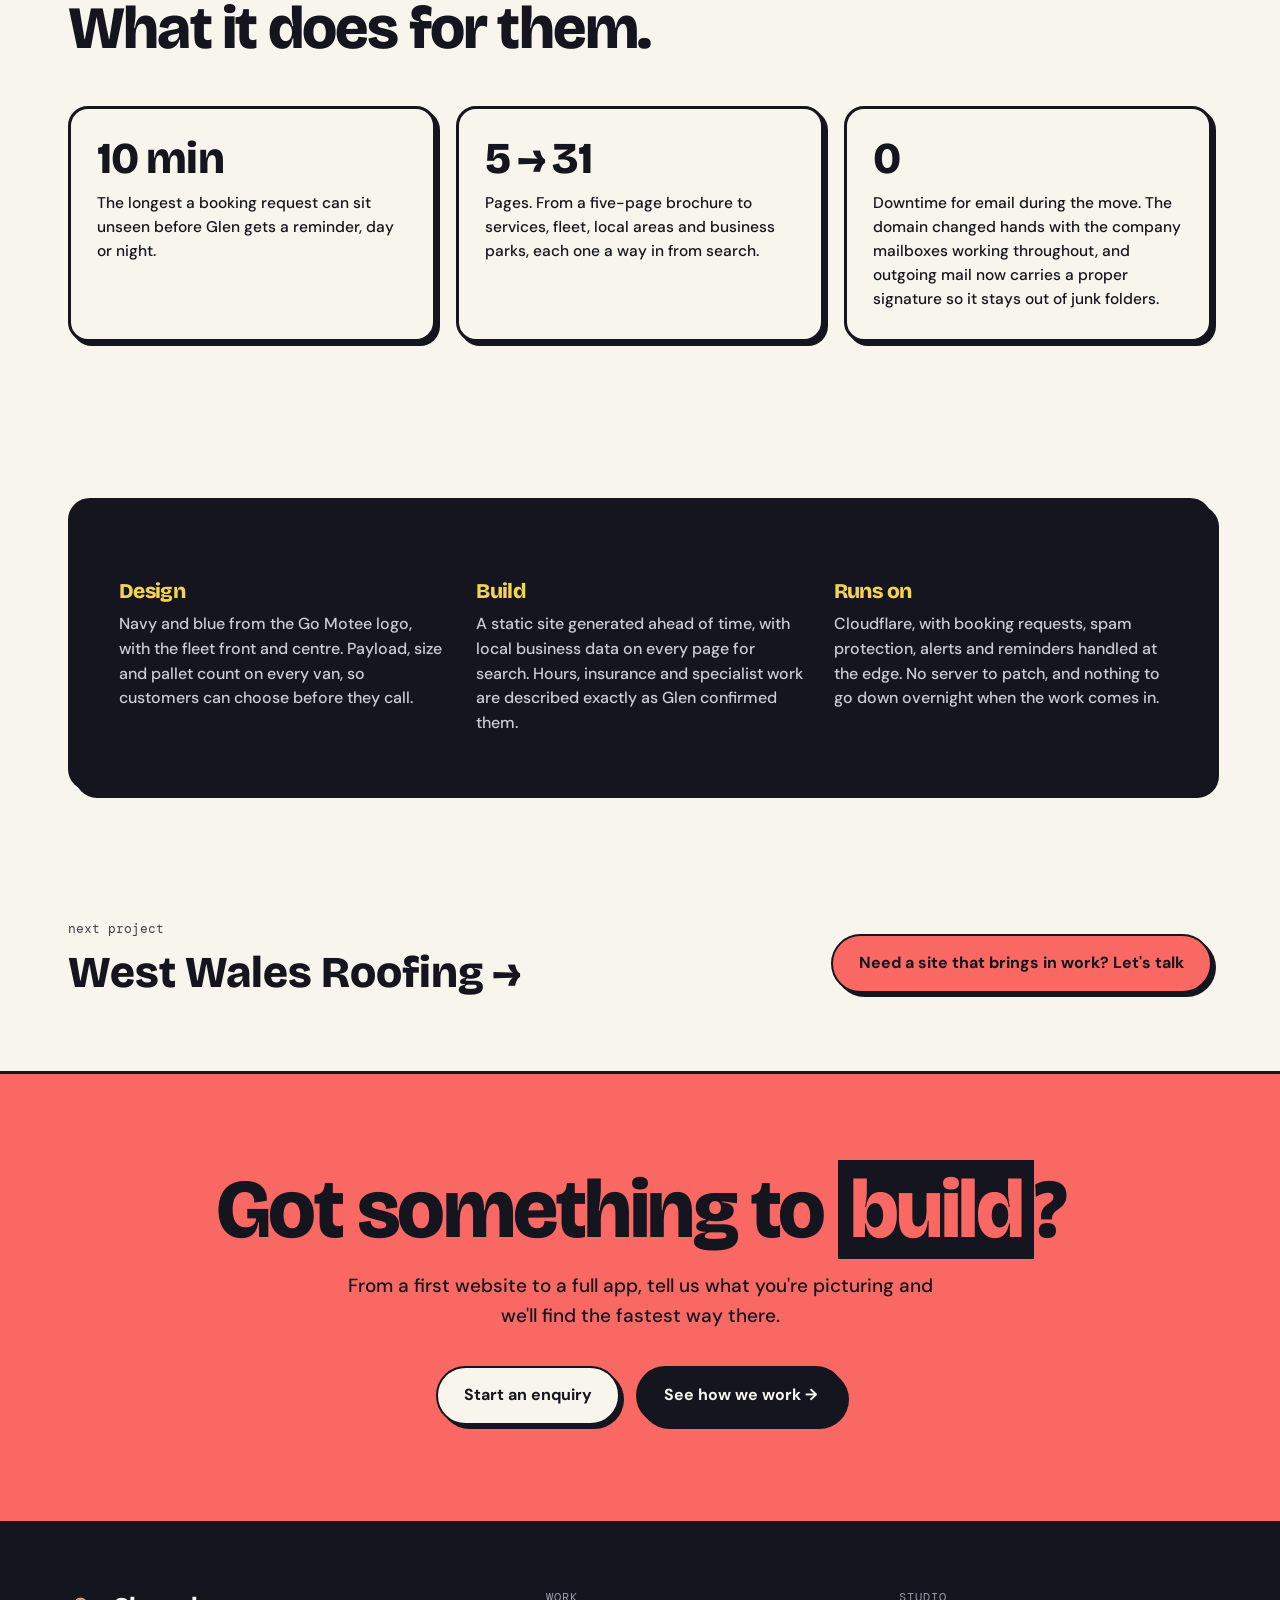
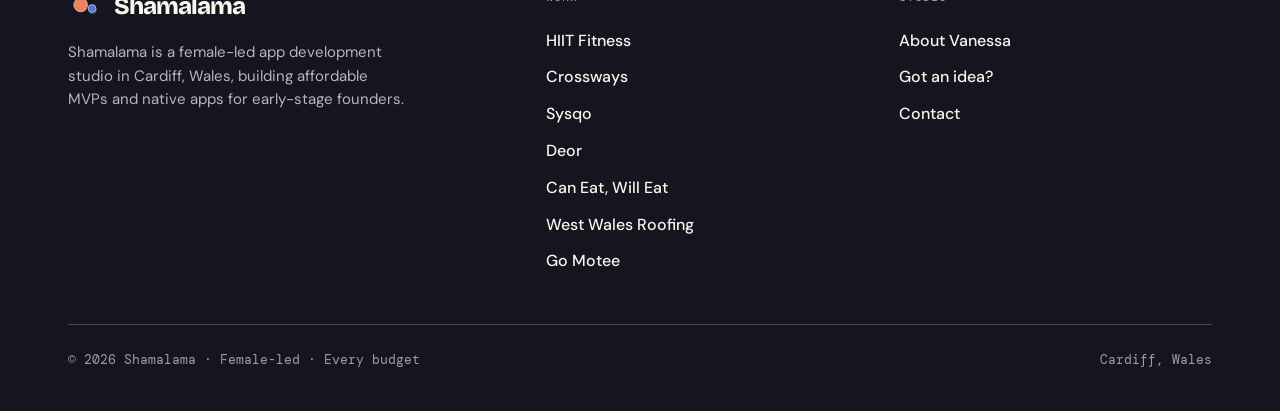
<file: work-go-motee.html>
<!DOCTYPE html>
<html lang="en">
<head>
<meta charset="UTF-8" />
<meta name="viewport" content="width=device-width, initial-scale=1.0" />
  <link rel="icon" type="image/svg+xml" href="favicon.svg">
  <link rel="icon" type="image/png" sizes="32x32" href="favicon-32.png">
  <link rel="icon" type="image/png" sizes="16x16" href="favicon-16.png">
  <link rel="apple-touch-icon" sizes="180x180" href="apple-touch-icon.png">
  <link rel="shortcut icon" href="favicon.ico">
<title>Go Motee: Courier Website and Booking System | Shamalama</title>
<meta name="description" content="A website and booking system for an Oxfordshire same day courier. Built by Shamalama to win local searches and get every booking request answered fast." />
<meta property="og:type" content="website" />
<meta property="og:site_name" content="Shamalama" />
<meta property="og:locale" content="en_GB" />
<meta property="og:url" content="https://shamalama.co.uk/work-go-motee.html" />
<meta property="og:title" content="Go Motee: Courier Website and Booking System | Shamalama" />
<meta property="og:description" content="A website and booking system for an Oxfordshire same day courier. Built by Shamalama to win local searches and get every booking request answered fast." />
<meta property="og:image" content="https://shamalama.co.uk/images/shamalama-og-logo-2x.png" />
<meta property="og:image:width" content="2400" />
<meta property="og:image:height" content="1260" />
<meta property="og:image" content="https://shamalama.co.uk/images/shamalama-mark-square.png" />
<meta property="og:image:width" content="1200" />
<meta property="og:image:height" content="1200" />
<meta name="twitter:card" content="summary_large_image" />
<meta name="twitter:title" content="Go Motee: Courier Website and Booking System | Shamalama" />
<meta name="twitter:description" content="A website and booking system for an Oxfordshire same day courier. Built by Shamalama to win local searches and get every booking request answered fast." />
<meta name="twitter:image" content="https://shamalama.co.uk/images/shamalama-og-logo-2x.png" />
<link rel="canonical" href="https://shamalama.co.uk/work-go-motee.html" />
<link rel="stylesheet" href="styles.css" />
<style>
  .proj-hero{ padding-block:64px 0; }
  .proj-title{ font-size:clamp(44px,7.5vw,96px); font-weight:800; line-height:0.9; margin-top:20px; }
  .proj-tag{ font-size:clamp(18px,2.2vw,23px); font-weight:500; max-width:50ch; margin-top:20px; }
  .meta-list{ display:flex; flex-wrap:wrap; gap:26px; margin-top:30px; }
  .meta-list .m .k{ font-family:var(--font-mono); font-size:12px; color:var(--ink-soft); }
  .meta-list .m .v{ font-family:var(--font-disp); font-weight:700; font-size:17px; }
  .hero-browser{ margin-top:48px; }
  .live-preview{ position:relative; width:100%; height:520px; overflow:hidden; background:var(--paper-2); }
  .live-preview.small{ height:300px; }
  .live-preview iframe{ position:absolute; top:0; left:0; width:1440px; border:0; transform-origin:0 0; pointer-events:none; background:#fff; }
  .live-overlay{ position:absolute; top:14px; right:14px; z-index:2; display:inline-flex; align-items:center; gap:8px;
    font-family:var(--font-mono); font-size:12px; font-weight:500; padding:7px 13px; border:2px solid var(--ink); border-radius:999px;
    background:var(--ink); color:var(--paper); text-decoration:none; box-shadow:3px 3px 0 var(--ink); transition:transform .15s; }
  .live-overlay:hover{ transform:translate(-1px,-1px); }
  .live-dot{ width:8px; height:8px; border-radius:50%; background:var(--coral); animation:livepulse 1.6s ease-in-out infinite; }
  @keyframes livepulse{ 0%,100%{ opacity:.55; } 50%{ opacity:1; } }
  @media (max-width:600px){ .live-preview{ height:360px; } }
  .feat-band{ background:var(--coral); border-block:3px solid var(--ink); color:var(--paper); }
  .feat-band .sec-title{ color:var(--paper); }
  .cap-grid{ display:grid; grid-template-columns:repeat(2,1fr); gap:20px; }
  @media(max-width:760px){ .cap-grid{ grid-template-columns:1fr; } }
  .cap{ background:var(--paper); color:var(--ink); border:3px solid var(--ink); border-radius:20px; padding:30px 28px; box-shadow:var(--shadow); }
  .cap .num{ font-family:var(--font-mono); font-size:13px; color:var(--coral-d); }
  .cap h4{ font-weight:800; font-size:22px; margin:10px 0 8px; }
  .cap p{ font-size:15.5px; font-weight:500; }
  .gallery{ display:grid; grid-template-columns:1fr 1fr; gap:22px; }
  @media(max-width:760px){ .gallery{ grid-template-columns:1fr; } }
  /* the numbers a small business actually cares about, so they lead rather than hide in prose */
  .fig-grid{ display:grid; grid-template-columns:repeat(3,1fr); gap:20px; }
  @media(max-width:760px){ .fig-grid{ grid-template-columns:1fr; } }
  .fig{ border:3px solid var(--ink); border-radius:20px; padding:28px 26px; background:var(--paper); box-shadow:var(--shadow); }
  .fig .n{ font-family:var(--font-disp); font-weight:800; font-size:clamp(30px,4.4vw,44px); line-height:1; letter-spacing:-0.02em; }
  .fig .l{ font-weight:500; font-size:15.5px; margin-top:10px; }
  .next-row{ display:flex; justify-content:space-between; align-items:center; gap:20px; flex-wrap:wrap; }
</style>
</head>
<body>
<nav class="site">
<div class="wrap nav-in">
<a class="brand" href="/"><img class="brand-mark" src="images/brand/mark.svg" alt="Shamalama" width="36" height="36">Shamalama</a>
<button class="nav-toggle" aria-label="Toggle menu"><span></span></button>
<div class="nav-links">
<a href="/#work" class="active">Work</a>
<a href="about.html">About</a>
<a href="ideas.html">Ideas</a>
<a class="nav-cta" href="contact.html">Start a build</a>
</div>
</div>
</nav>

<header class="proj-hero wrap">
<a class="back-link" href="/#work">← All work</a>
<div class="rv in">
<div class="chip-row mt-m"><span class="chip live">● LIVE</span><span class="chip coral">WEBSITE</span><span class="chip">BOOKING SYSTEM</span></div>
<h1 class="proj-title">Go Motee</h1>
<p class="proj-tag">A same day courier on Milton Park, working around the clock, and a five-page WordPress brochure. Now a site built to be found locally, with a booking request that never gets missed.</p>
<div class="meta-list">
<div class="m"><div class="k mono">CLIENT</div><div class="v">Go Motee Courier Services</div></div>
<div class="m"><div class="k mono">SCOPE</div><div class="v">Design, build, bookings, hosting</div></div>
<div class="m"><div class="k mono">SECTOR</div><div class="v">Courier &amp; logistics</div></div>
<div class="m"><div class="k mono">LINK</div><div class="v"><a href="https://www.gomotee.com" target="_blank" rel="noopener" style="border-bottom:3px solid var(--coral);">gomotee.com ↗</a></div></div>
</div>
</div>
<div class="hero-browser rv">
<div class="browser">
<div class="bar"><span class="d"></span><span class="d"></span><span class="d"></span><span class="url">gomotee.com</span></div>
<div class="live-preview">
<iframe src="https://www.gomotee.com/" title="Live preview of gomotee.com" loading="lazy" referrerpolicy="no-referrer"></iframe>
<a class="live-overlay" href="https://www.gomotee.com" target="_blank" rel="noopener"><span class="live-dot"></span>LIVE · visit gomotee.com ↗</a>
</div>
</div>
</div>
</header>

<section class="block wrap">
<div class="grid-2" style="gap:48px;align-items:start;">
<div class="rv">
<h2 class="sec-title mt-m">Urgent work comes in <em class="hl">at any hour</em>.</h2>
</div>
<div class="rv">
<p class="lead">Go Motee runs dedicated vans, driven direct with no sorting depots, for the labs, engineering firms and business parks around Oxfordshire. The old site said who they were. The new one had to bring in work and make sure Glen heard about every request straight away, even at 3am.</p>
</div>
</div>
</section>

<section class="block feat-band">
<div class="wrap">
<div class="sec-head rv"><h2 class="sec-title mt-m">Built for how a courier actually works.</h2></div>
<div class="cap-grid rv">
<div class="cap"><div class="num mono">// 01</div><h4>No request goes unanswered</h4><p>A booking request emails Glen the moment it's sent. If nobody has picked it up within ten minutes, a reminder follows. Customers see a reference straight away and know a call is coming.</p></div>
<div class="cap"><div class="num mono">// 02</div><h4>A price from a person</h4><p>Courier work is priced job by job, so nothing is booked or paid online. A private admin page holds the rates for each van, works out a quote while Glen is on the phone, and keeps a history of every change.</p></div>
<div class="cap"><div class="num mono">// 03</div><h4>Found where the work is</h4><p>Pages for Milton Park, Harwell, Culham, Didcot, Abingdon, Oxford and the science parks, each written about the sites and the journeys from there. Every old WordPress address redirects, so existing links and search listings keep working.</p></div>
<div class="cap"><div class="num mono">// 04</div><h4>Made for a phone in a loading bay</h4><p>Call and WhatsApp a tap away on every page, buttons sized for thumbs, and a booking form that keeps what you typed if the signal drops halfway through.</p></div>
</div>
</div>
</section>

<section class="block wrap">
<div class="sec-head rv"><h2 class="sec-title mt-m">Selected screens.</h2></div>
<div class="gallery rv">
<div class="browser"><div class="bar"><span class="d"></span><span class="d"></span><span class="d"></span><span class="url">gomotee.com/book</span></div>
<div class="live-preview small">
<iframe src="https://www.gomotee.com/book/" title="Live preview of the Go Motee booking request form" loading="lazy" referrerpolicy="no-referrer"></iframe>
<a class="live-overlay" href="https://www.gomotee.com/book/" target="_blank" rel="noopener"><span class="live-dot"></span>LIVE ↗</a>
</div>
</div>
<div class="browser"><div class="bar"><span class="d"></span><span class="d"></span><span class="d"></span><span class="url">gomotee.com/business-parks/milton-park</span></div>
<div class="live-preview small">
<iframe src="https://www.gomotee.com/business-parks/milton-park/" title="Live preview of the Go Motee Milton Park page" loading="lazy" referrerpolicy="no-referrer"></iframe>
<a class="live-overlay" href="https://www.gomotee.com/business-parks/milton-park/" target="_blank" rel="noopener"><span class="live-dot"></span>LIVE ↗</a>
</div>
</div>
</div>
</section>

<section class="block wrap">
<div class="sec-head rv"><h2 class="sec-title mt-m">What it does for them.</h2></div>
<div class="fig-grid rv">
<div class="fig"><div class="n">10 min</div><div class="l">The longest a booking request can sit unseen before Glen gets a reminder, day or night.</div></div>
<div class="fig"><div class="n">5 → 31</div><div class="l">Pages. From a five-page brochure to services, fleet, local areas and business parks, each one a way in from search.</div></div>
<div class="fig"><div class="n">0</div><div class="l">Downtime for email during the move. The domain changed hands with the company mailboxes working throughout, and outgoing mail now carries a proper signature so it stays out of junk folders.</div></div>
</div>
</section>

<section class="block tight wrap">
<div class="card rv" style="background:var(--ink);color:var(--paper);padding:52px 48px;">
<div class="grid-3 mt-m" style="gap:30px;">
<div><h4 style="color:var(--yellow);font-size:21px;font-weight:800;">Design</h4><p style="margin-top:10px;font-weight:500;color:oklch(0.85 0.01 280);">Navy and blue from the Go Motee logo, with the fleet front and centre. Payload, size and pallet count on every van, so customers can choose before they call.</p></div>
<div><h4 style="color:var(--yellow);font-size:21px;font-weight:800;">Build</h4><p style="margin-top:10px;font-weight:500;color:oklch(0.85 0.01 280);">A static site generated ahead of time, with local business data on every page for search. Hours, insurance and specialist work are described exactly as Glen confirmed them.</p></div>
<div><h4 style="color:var(--yellow);font-size:21px;font-weight:800;">Runs on</h4><p style="margin-top:10px;font-weight:500;color:oklch(0.85 0.01 280);">Cloudflare, with booking requests, spam protection, alerts and reminders handled at the edge. No server to patch, and nothing to go down overnight when the work comes in.</p></div>
</div>
</div>
</section>

<section class="block tight wrap">
<div class="next-row rv">
<div>
<div class="mono" style="font-size:13px;color:var(--ink-soft);">next project</div>
<a href="work-west-wales-roofing.html" style="font-family:var(--font-disp);font-weight:800;font-size:clamp(28px,4vw,44px);">West Wales Roofing →</a>
</div>
<a class="btn btn-primary" href="contact.html">Need a site that brings in work? Let's talk</a>
</div>
</section>

<section class="cta-band">
<div class="wrap rv">
<h2>Got something to <em>build</em>?</h2>
<p>From a first website to a full app, tell us what you're picturing and we'll find the fastest way there.</p>
<div class="hero-cta"><a class="btn btn-paper" href="contact.html">Start an enquiry</a><a class="btn btn-ink" href="ideas.html">See how we work →</a></div>
</div>
</section>

<footer class="site">
<div class="wrap">
<div class="foot-grid">
<div>
<a class="brand" href="/"><img class="brand-mark" src="images/brand/mark-dark.svg" alt="Shamalama" width="36" height="36">Shamalama</a>
<p class="foot-blurb">Shamalama is a female-led app development studio in Cardiff, Wales, building affordable MVPs and native apps for early-stage founders.</p>
</div>
<div class="foot-col"><p class="footer-nav-heading">Work</p><a href="work-hiit-fitness.html">HIIT Fitness</a><a href="work-crossways.html">Crossways</a><a href="work-sysqo.html">Sysqo</a><a href="work-deor.html">Deor</a><a href="work-can-eat-will-eat.html">Can Eat, Will Eat</a><a href="work-west-wales-roofing.html">West Wales Roofing</a><a href="work-go-motee.html">Go Motee</a></div>
<div class="foot-col"><p class="footer-nav-heading">Studio</p><a href="about.html">About Vanessa</a><a href="ideas.html">Got an idea?</a><a href="contact.html">Contact</a></div>
</div>
<div class="foot-base"><span class="mono">© 2026 Shamalama · Female-led · Every budget</span><span class="mono">Cardiff, Wales</span></div>
</div>
</footer><script src="site.js" defer></script>
<script>
// Scale every live preview on the page to fit its container width — keeps the embed reading as a screenshot-like showcase.
(function () {
  var boxes = document.querySelectorAll('.live-preview');
  if (!boxes.length) return;
  var NATIVE = 1440;
  function fit() {
    boxes.forEach(function (box) {
      var frame = box.querySelector('iframe');
      if (!frame) return;
      var s = box.clientWidth / NATIVE;
      frame.style.transform = 'scale(' + s + ')';
      frame.style.height = (box.clientHeight / s) + 'px';
    });
  }
  fit();
  var t;
  window.addEventListener('resize', function () { clearTimeout(t); t = setTimeout(fit, 120); });
})();
</script>
</body>
</html>
</file>
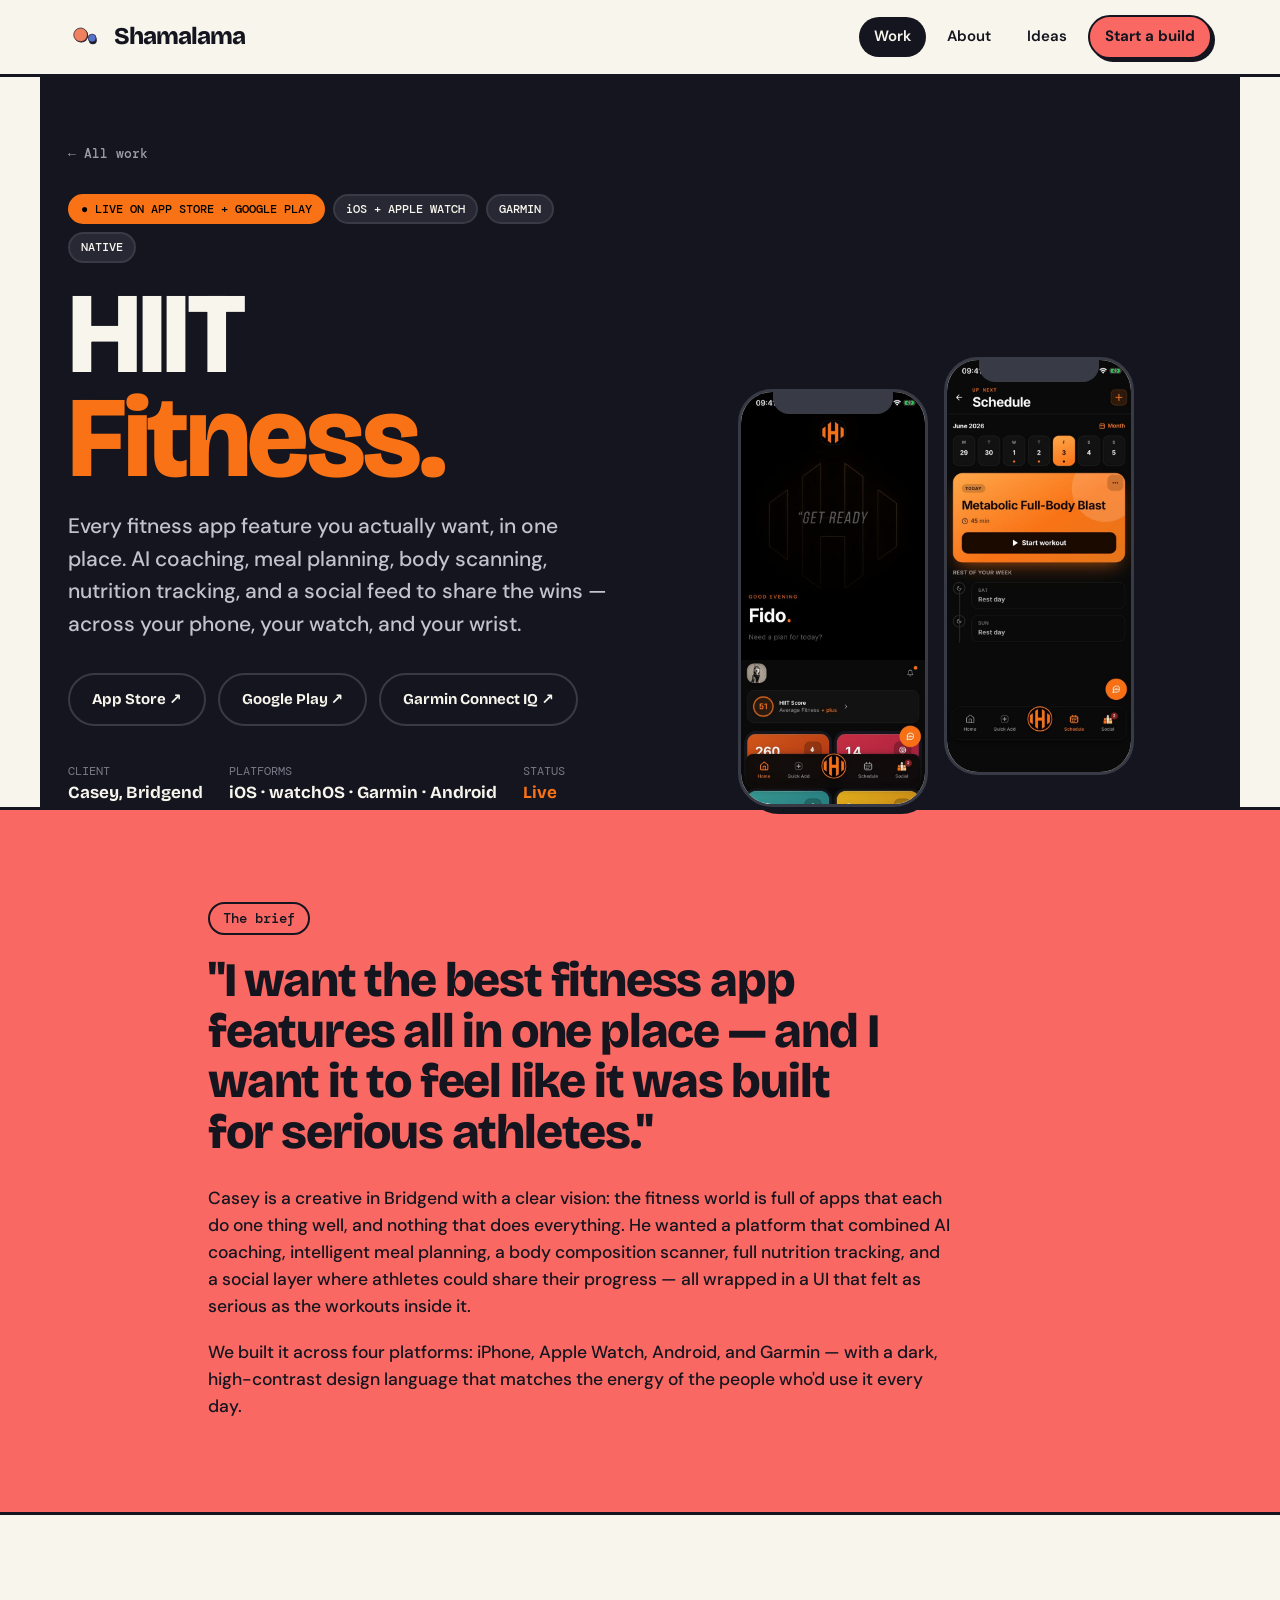
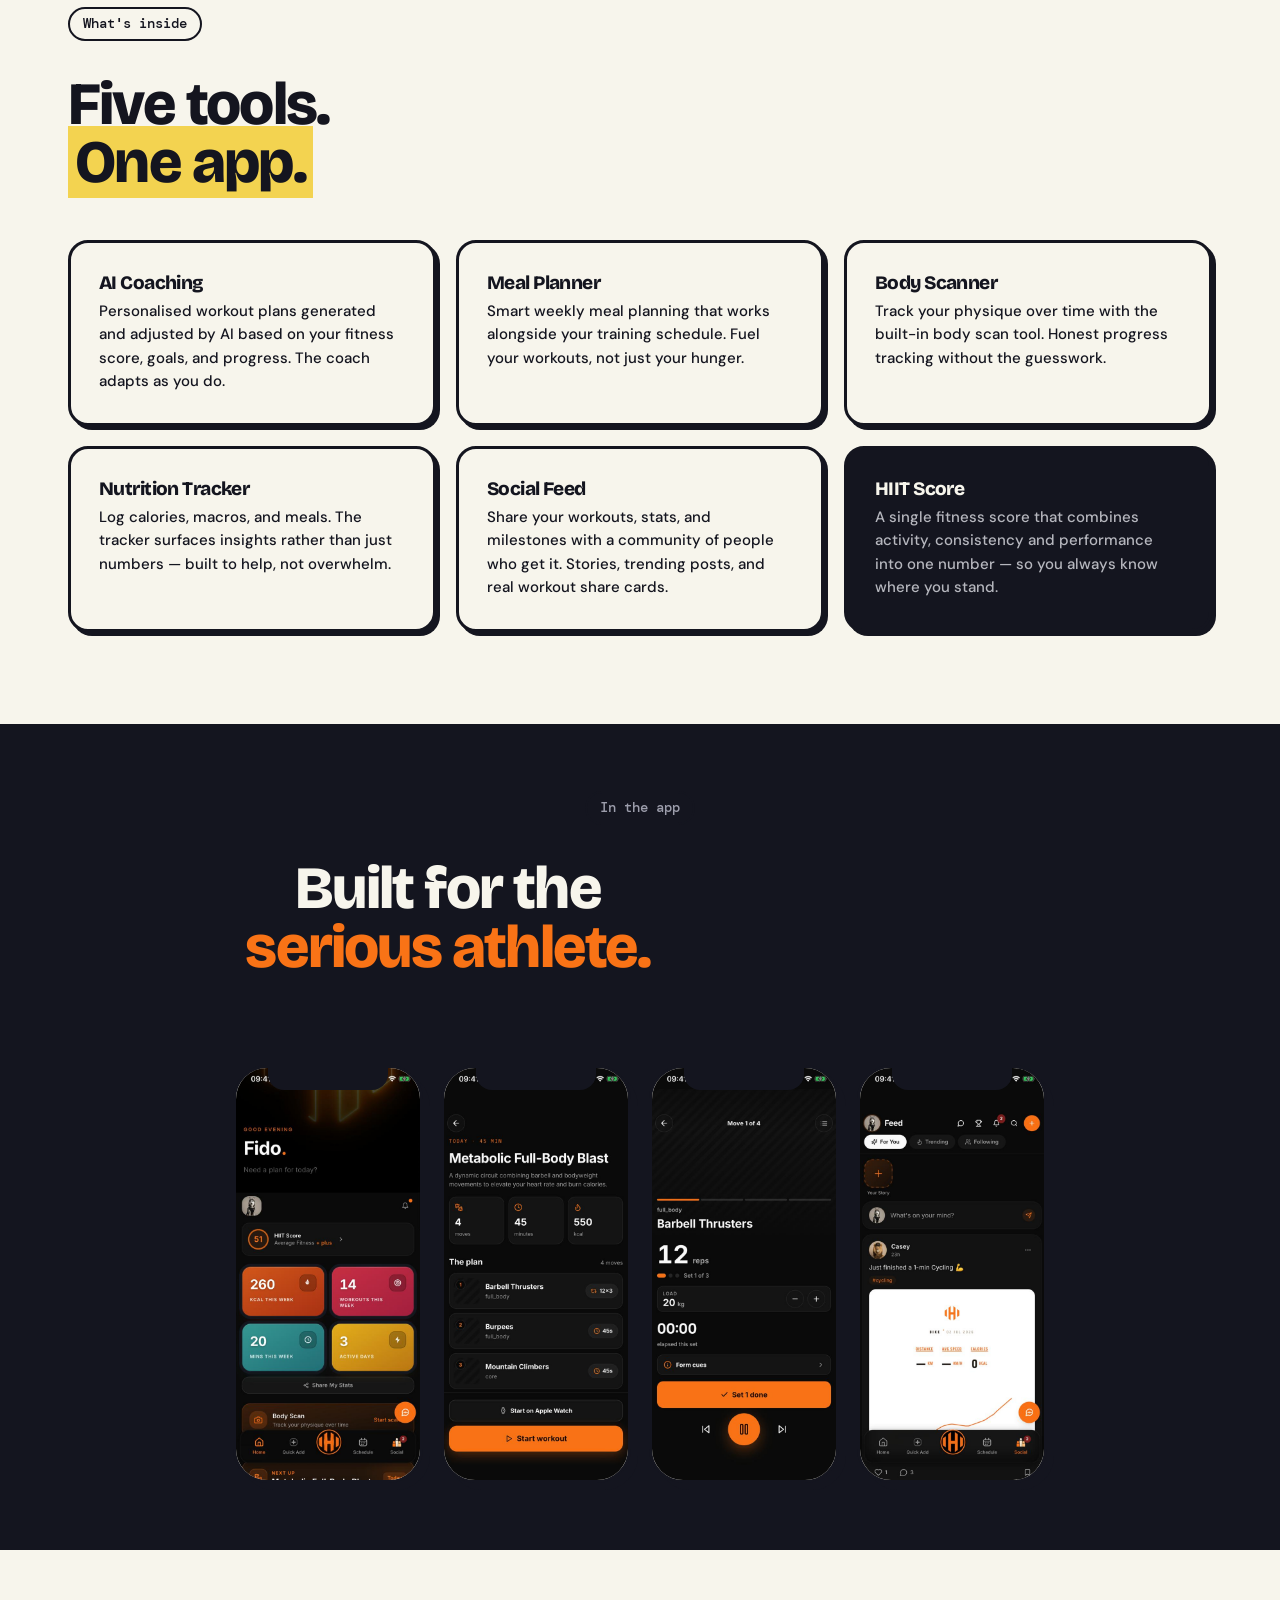
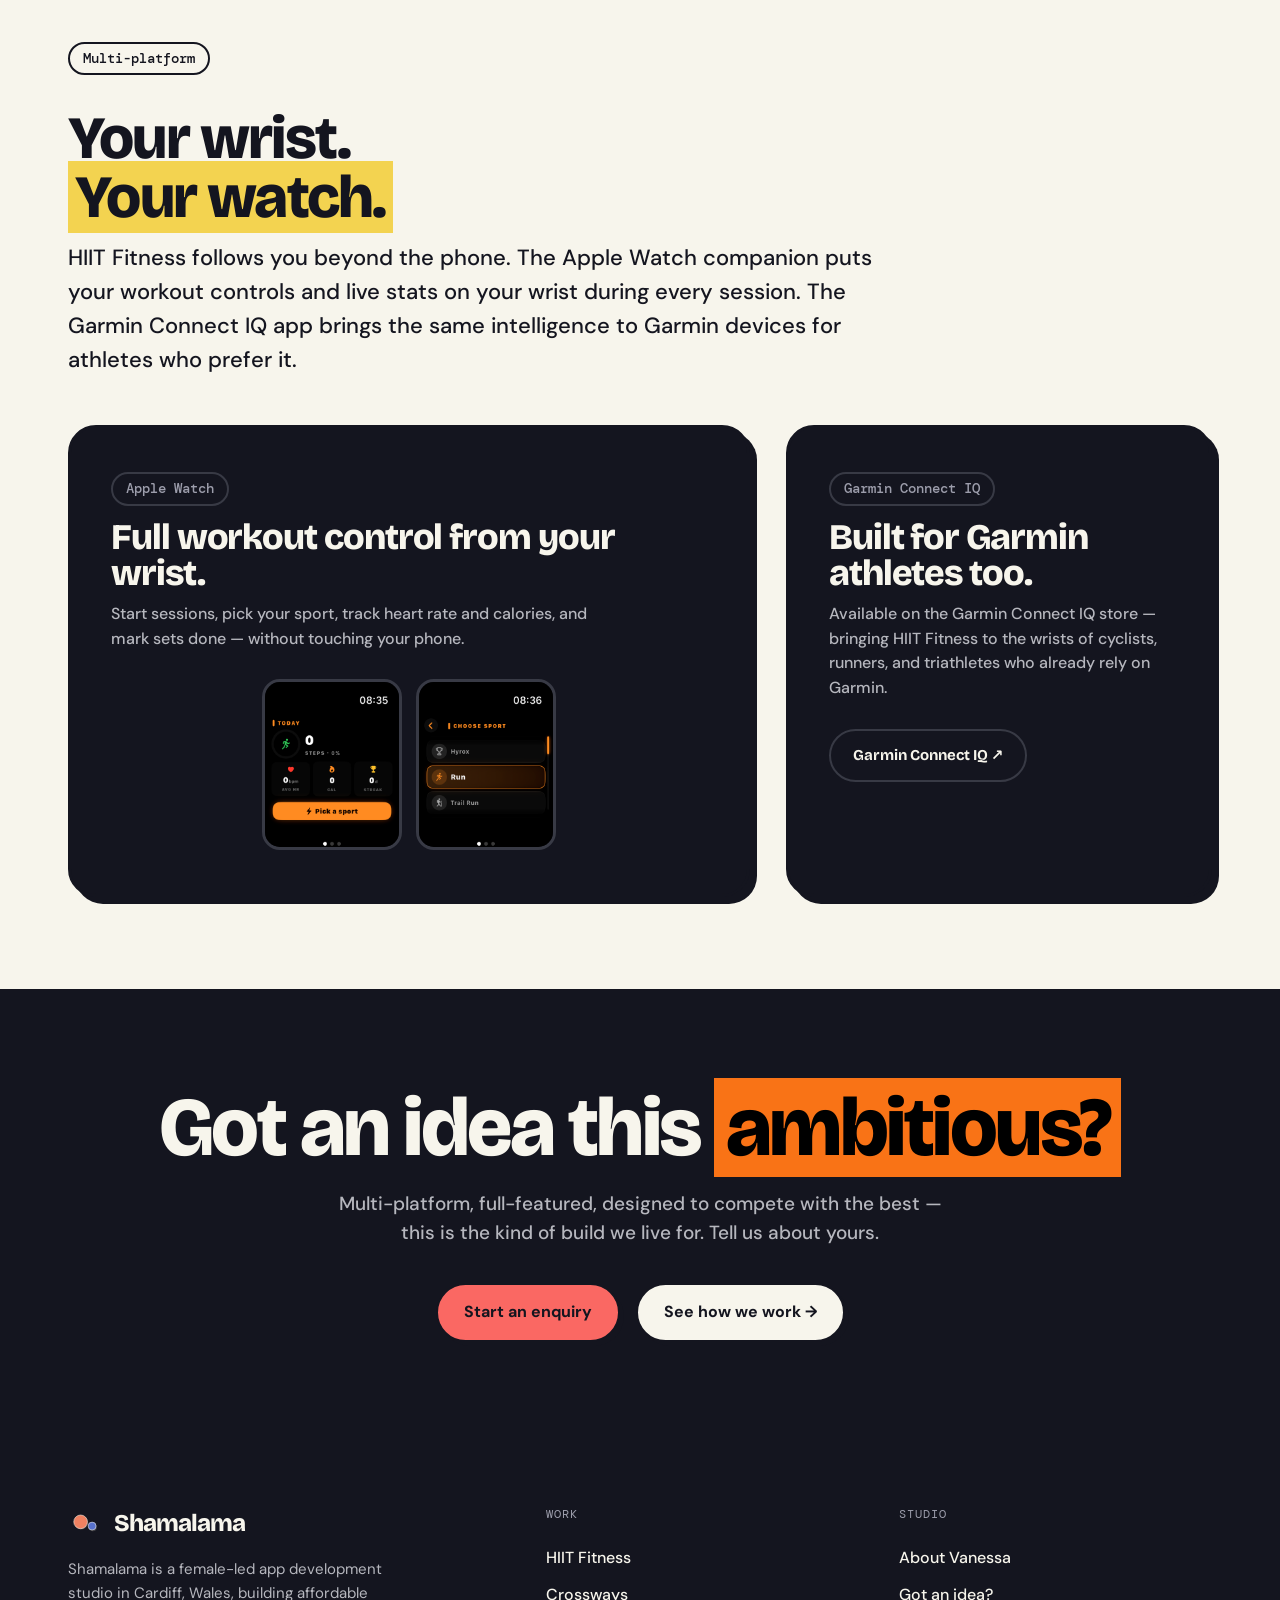
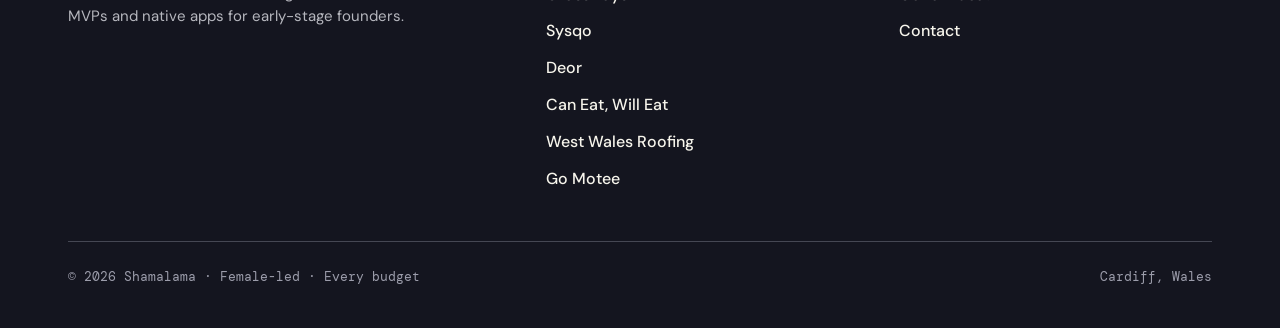
<file: work-hiit-fitness.html>
<!DOCTYPE html>
<html lang="en">
<head>
<meta charset="UTF-8" />
<meta name="viewport" content="width=device-width, initial-scale=1.0" />
  <link rel="icon" type="image/svg+xml" href="favicon.svg">
  <link rel="icon" type="image/png" sizes="32x32" href="favicon-32.png">
  <link rel="icon" type="image/png" sizes="16x16" href="favicon-16.png">
  <link rel="apple-touch-icon" sizes="180x180" href="apple-touch-icon.png">
  <link rel="shortcut icon" href="favicon.ico">
<title>HIIT Fitness: Multi-Platform App Case Study | Shamalama</title>
<meta name="description" content="Fitness app by Shamalama for a Bridgend client. AI coaching, meal planner, body scanner and social feed. Live on iOS, Android, Apple Watch and Garmin." />
<meta property="og:type" content="website" />
<meta property="og:site_name" content="Shamalama" />
<meta property="og:locale" content="en_GB" />
<meta property="og:url" content="https://shamalama.co.uk/work-hiit-fitness.html" />
<meta property="og:title" content="HIIT Fitness: Multi-Platform App Case Study | Shamalama" />
<meta property="og:description" content="Fitness app by Shamalama for a Bridgend client. AI coaching, meal planner, body scanner and social feed. Live on iOS, Android, Apple Watch and Garmin." />
<meta property="og:image" content="https://shamalama.co.uk/images/shamalama-og-logo-2x.png" />
<meta property="og:image:width" content="2400" />
<meta property="og:image:height" content="1260" />
<meta name="twitter:card" content="summary_large_image" />
<meta name="twitter:title" content="HIIT Fitness: Multi-Platform App Case Study | Shamalama" />
<meta name="twitter:description" content="Fitness app by Shamalama for a Bridgend client. AI coaching, meal planner, body scanner and social feed. Live on iOS, Android, Apple Watch and Garmin." />
<meta name="twitter:image" content="https://shamalama.co.uk/images/shamalama-og-logo-2x.png" />
<link rel="canonical" href="https://shamalama.co.uk/work-hiit-fitness.html" />
<link rel="stylesheet" href="styles.css" />
<style>
  /* ---- page-level overrides ---- */
  .proj-hero{ padding-block:64px 0; background:var(--ink); color:var(--paper); }
  .proj-hero .back-link{ color:oklch(0.7 0.02 280); }
  .proj-hero .back-link:hover{ color:var(--coral); }
  .proj-hero .chip{ background:oklch(0.28 0.02 280); color:var(--paper); border-color:oklch(0.35 0.02 280); }
  .proj-hero .chip.live-chip{ background:var(--hiit-orange); color:#000; border-color:var(--hiit-orange); }

  :root{ --hiit-orange:#f97316; }

  /* ---- hero layout ---- */
  .hiit-head{ display:grid; grid-template-columns:1fr 1fr; gap:40px; align-items:flex-end; }
  @media(max-width:860px){ .hiit-head{ grid-template-columns:1fr; } }
  .proj-title{ font-size:clamp(52px,9vw,118px); font-weight:800; line-height:0.9; margin-top:20px; color:var(--paper); }
  .proj-title em{ font-style:normal; color:var(--hiit-orange); }
  .proj-tag{ font-size:clamp(17px,2vw,21px); font-weight:500; max-width:46ch; margin-top:20px; color:oklch(0.82 0.01 280); }

  /* platform badge row */
  .badge-row{ display:flex; flex-wrap:wrap; gap:12px; margin-top:32px; }
  .badge{ display:inline-flex; align-items:center; gap:10px; font-family:var(--font-disp); font-weight:700; font-size:15px;
    padding:13px 22px; border-radius:999px; border:2.5px solid oklch(0.35 0.02 280); color:var(--paper);
    transition:transform .16s, box-shadow .16s; text-decoration:none; }
  .badge:hover{ transform:translate(-2px,-2px); box-shadow:4px 4px 0 var(--hiit-orange); border-color:var(--hiit-orange); }

  /* phone stack in hero */
  .hiit-screens{ display:flex; gap:16px; justify-content:center; align-items:flex-end; padding-bottom:0; }
  .hiit-screens .phone{ border-color:oklch(0.35 0.02 280); }
  .hiit-screens .phone .notch{ background:oklch(0.35 0.02 280); }

  /* ---- story band ---- */
  .story-band{ background:var(--coral); border-block:3px solid var(--ink); }
  .story-band .q{ font-family:var(--font-disp); font-weight:800; font-size:clamp(26px,4vw,48px); line-height:1.05; letter-spacing:-0.025em; max-width:22ch; }

  /* ---- features grid ---- */
  .feat-grid{ display:grid; grid-template-columns:repeat(3,1fr); gap:20px; }
  @media(max-width:820px){ .feat-grid{ grid-template-columns:1fr; } }
  @media(min-width:821px) and (max-width:1060px){ .feat-grid{ grid-template-columns:1fr 1fr; } }
  .fcard{ background:var(--paper); border:3px solid var(--ink); border-radius:20px; padding:30px 28px; box-shadow:var(--shadow); }
  .fcard h4{ font-weight:800; font-size:19px; margin-bottom:8px; }
  .fcard p{ font-size:15px; font-weight:500; line-height:1.55; }

  /* ---- screenshot gallery ---- */
  .screen-gallery{ display:flex; gap:18px; justify-content:center; flex-wrap:wrap; align-items:flex-end; }
  .screen-gallery .phone{ flex-shrink:0; }

  /* ---- watch + garmin row ---- */
  .platform-row{ display:grid; grid-template-columns:1.6fr 1fr; gap:36px; align-items:stretch; }
  @media(max-width:760px){ .platform-row{ grid-template-columns:1fr; gap:28px; } }
  .platform-card{ background:var(--ink); color:var(--paper); border:3px solid var(--ink); border-radius:28px; padding:44px 40px; box-shadow:var(--shadow-lg); }
  @media(max-width:600px){ .platform-card{ padding:30px 24px; } }
  .platform-card h3{ color:var(--paper); font-weight:800; font-size:clamp(24px,3.4vw,36px); margin-top:14px; }
  .platform-card p{ color:oklch(0.78 0.01 280); font-size:16px; font-weight:500; margin-top:10px; max-width:44ch; }
  .watch-row{ display:flex; gap:14px; justify-content:center; margin-top:28px; }
  .watch-frame{ border:3px solid oklch(0.35 0.02 280); border-radius:18px; overflow:hidden; background:oklch(0.15 0.02 280); }

  /* ---- meta list ---- */
  .meta-list{ display:flex; flex-wrap:wrap; gap:26px; margin-top:32px; }
  .meta-list .m .k{ font-family:var(--font-mono); font-size:12px; color:var(--ink-soft); }
  .meta-list .m .v{ font-family:var(--font-disp); font-weight:700; font-size:17px; }

  /* ---- dark section ---- */
  .dark-section{ background:var(--ink); color:var(--paper); border-block:3px solid var(--ink); }
  .dark-section .sec-title{ color:var(--paper); }
</style>
</head>
<body>

<nav class="site">
  <div class="wrap nav-in">
    <a class="brand" href="/"><img class="brand-mark" src="images/brand/mark.svg" alt="Shamalama" width="36" height="36">Shamalama</a>
    <button class="nav-toggle" aria-label="Toggle menu"><span></span></button>
    <div class="nav-links">
      <a href="/#work" class="active">Work</a>
      <a href="about.html">About</a>
      <a href="ideas.html">Ideas</a>
      <a class="nav-cta" href="contact.html">Start a build</a>
    </div>
  </div>
</nav>

<!-- HERO -->
<header class="proj-hero wrap">
  <a class="back-link" href="/#work">← All work</a>

  <div class="hiit-head mt-m">
    <div class="rv in">
      <div class="chip-row">
        <span class="chip live-chip">● LIVE ON APP STORE + GOOGLE PLAY</span>
        <span class="chip">iOS + APPLE WATCH</span>
        <span class="chip">GARMIN</span>
        <span class="chip">NATIVE</span>
      </div>
      <h1 class="proj-title">HIIT<br /><em>Fitness.</em></h1>
      <p class="proj-tag">Every fitness app feature you actually want, in one place. AI coaching, meal planning, body scanning, nutrition tracking, and a social feed to share the wins — across your phone, your watch, and your wrist.</p>

      <div class="badge-row">
        <a class="badge" href="https://apps.apple.com/gb/app/hiit-fitness/id6764587505" target="_blank" rel="noopener">App Store ↗</a>
        <a class="badge" href="https://play.google.com/store/apps/details?id=com.hiitfitness.app" target="_blank" rel="noopener">Google Play ↗</a>
        <a class="badge" href="https://apps.garmin.com/apps/9e49b49f-6b85-4dd7-9259-5209112b09f5" target="_blank" rel="noopener">Garmin Connect IQ ↗</a>
      </div>

      <div class="meta-list" style="margin-top:36px;">
        <div class="m"><div class="k" style="color:oklch(0.58 0.02 280);">CLIENT</div><div class="v" style="color:var(--paper);">Casey, Bridgend</div></div>
        <div class="m"><div class="k" style="color:oklch(0.58 0.02 280);">PLATFORMS</div><div class="v" style="color:var(--paper);">iOS · watchOS · Garmin · Android</div></div>
        <div class="m"><div class="k" style="color:oklch(0.58 0.02 280);">STATUS</div><div class="v" style="color:var(--hiit-orange);">Live</div></div>
      </div>
    </div>

    <div class="hiit-screens rv" style="padding-top:40px;">
      <div class="phone" style="width:190px;"><div class="notch"></div>
        <img class="screen" src="images/hiit/home.jpeg" alt="HIIT Fitness home screen on iPhone" style="height:412px;object-fit:cover;object-position:top;" />
      </div>
      <div class="phone" style="width:190px;margin-bottom:32px;"><div class="notch"></div>
        <img class="screen" src="images/hiit/schedule.jpeg" alt="HIIT Fitness schedule screen on iPhone" style="height:412px;object-fit:cover;object-position:top;" />
      </div>
    </div>
  </div>
</header>

<!-- STORY BAND -->
<section class="block story-band">
  <div class="wrap-narrow">
    <div class="rv">
      <span class="sec-tag">The brief</span>
      <p class="q" style="margin-top:20px;">"I want the best fitness app features all in one place — and I want it to feel like it was built for serious athletes."</p>
      <p style="font-size:17.5px;font-weight:500;margin-top:28px;max-width:62ch;">Casey is a creative in Bridgend with a clear vision: the fitness world is full of apps that each do one thing well, and nothing that does everything. He wanted a platform that combined AI coaching, intelligent meal planning, a body composition scanner, full nutrition tracking, and a social layer where athletes could share their progress — all wrapped in a UI that felt as serious as the workouts inside it.</p>
      <p style="font-size:17.5px;font-weight:500;margin-top:18px;max-width:62ch;">We built it across four platforms: iPhone, Apple Watch, Android, and Garmin — with a dark, high-contrast design language that matches the energy of the people who'd use it every day.</p>
    </div>
  </div>
</section>

<!-- FEATURES -->
<section class="block wrap">
  <div class="sec-head rv">
    <span class="sec-tag">What's inside</span>
    <h2 class="sec-title mt-s">Five tools.<br /><em class="hl">One app.</em></h2>
  </div>
  <div class="feat-grid rv">
    <div class="fcard">
      <h4>AI Coaching</h4>
      <p>Personalised workout plans generated and adjusted by AI based on your fitness score, goals, and progress. The coach adapts as you do.</p>
    </div>
    <div class="fcard">
      <h4>Meal Planner</h4>
      <p>Smart weekly meal planning that works alongside your training schedule. Fuel your workouts, not just your hunger.</p>
    </div>
    <div class="fcard">
      <h4>Body Scanner</h4>
      <p>Track your physique over time with the built-in body scan tool. Honest progress tracking without the guesswork.</p>
    </div>
    <div class="fcard">
      <h4>Nutrition Tracker</h4>
      <p>Log calories, macros, and meals. The tracker surfaces insights rather than just numbers — built to help, not overwhelm.</p>
    </div>
    <div class="fcard">
      <h4>Social Feed</h4>
      <p>Share your workouts, stats, and milestones with a community of people who get it. Stories, trending posts, and real workout share cards.</p>
    </div>
    <div class="fcard" style="background:var(--ink);color:var(--paper);border-color:var(--ink);">
      <h4 style="color:var(--paper);">HIIT Score</h4>
      <p style="color:oklch(0.78 0.01 280);">A single fitness score that combines activity, consistency and performance into one number — so you always know where you stand.</p>
    </div>
  </div>
</section>

<!-- SCREENSHOT GALLERY -->
<section class="block tight dark-section">
  <div class="wrap">
    <div class="sec-head rv" style="text-align:center;">
      <span class="sec-tag" style="color:oklch(0.7 0.02 280);">In the app</span>
      <h2 class="sec-title mt-s" style="color:var(--paper);">Built for the<br /><em style="color:var(--hiit-orange);font-style:normal;">serious athlete.</em></h2>
    </div>
    <div class="screen-gallery rv">
      <div class="phone" style="width:190px;"><div class="notch"></div>
        <img class="screen" src="images/hiit/dashboard.jpeg" alt="HIIT Fitness stats dashboard" style="height:412px;object-fit:cover;object-position:top;" />
      </div>
      <div class="phone" style="width:190px;margin-top:40px;"><div class="notch"></div>
        <img class="screen" src="images/hiit/workout.jpeg" alt="HIIT Fitness workout detail — Metabolic Full-Body Blast" style="height:412px;object-fit:cover;object-position:top;" />
      </div>
      <div class="phone" style="width:190px;"><div class="notch"></div>
        <img class="screen" src="images/hiit/active.jpeg" alt="HIIT Fitness active workout set tracker" style="height:412px;object-fit:cover;object-position:top;" />
      </div>
      <div class="phone" style="width:190px;margin-top:40px;"><div class="notch"></div>
        <img class="screen" src="images/hiit/social.jpeg" alt="HIIT Fitness social feed" style="height:412px;object-fit:cover;object-position:top;" />
      </div>
    </div>
  </div>
</section>

<!-- WATCH + GARMIN -->
<section class="block wrap">
  <div class="sec-head rv">
    <span class="sec-tag">Multi-platform</span>
    <h2 class="sec-title mt-s">Your wrist.<br /><em class="hl">Your watch.</em></h2>
    <p class="lead mt-s">HIIT Fitness follows you beyond the phone. The Apple Watch companion puts your workout controls and live stats on your wrist during every session. The Garmin Connect IQ app brings the same intelligence to Garmin devices for athletes who prefer it.</p>
  </div>

  <div class="platform-row rv">
    <!-- Apple Watch card -->
    <div class="platform-card">
      <span class="sec-tag" style="border-color:oklch(0.35 0.02 280);color:oklch(0.7 0.02 280);">Apple Watch</span>
      <h3>Full workout control from your wrist.</h3>
      <p>Start sessions, pick your sport, track heart rate and calories, and mark sets done — without touching your phone.</p>
      <div class="watch-row">
        <div class="watch-frame" style="width:140px;">
          <img src="images/hiit/watch-today.png" alt="HIIT Apple Watch today screen" style="width:100%;display:block;" />
        </div>
        <div class="watch-frame" style="width:140px;">
          <img src="images/hiit/watch-sport.png" alt="HIIT Apple Watch sport picker" style="width:100%;display:block;" />
        </div>
      </div>
    </div>

    <!-- Garmin card -->
    <div class="platform-card">
      <span class="sec-tag" style="border-color:oklch(0.35 0.02 280);color:oklch(0.7 0.02 280);">Garmin Connect IQ</span>
      <h3>Built for Garmin athletes too.</h3>
      <p>Available on the Garmin Connect IQ store — bringing HIIT Fitness to the wrists of cyclists, runners, and triathletes who already rely on Garmin.</p>
      <div style="margin-top:28px;">
        <a class="badge" href="https://apps.garmin.com/apps/9e49b49f-6b85-4dd7-9259-5209112b09f5" target="_blank" rel="noopener" style="border-color:oklch(0.35 0.02 280);">Garmin Connect IQ ↗</a>
      </div>
    </div>
  </div>
</section>

<!-- CTA -->
<section class="cta-band" style="background:var(--ink);color:var(--paper);">
  <div class="wrap rv">
    <h2 style="color:var(--paper);">Got an idea this <em style="background:var(--hiit-orange);color:#000;">ambitious?</em></h2>
    <p style="color:oklch(0.78 0.01 280);">Multi-platform, full-featured, designed to compete with the best — this is the kind of build we live for. Tell us about yours.</p>
    <div class="hero-cta">
      <a class="btn btn-primary" href="contact.html">Start an enquiry</a>
      <a class="btn btn-paper" href="ideas.html">See how we work →</a>
    </div>
  </div>
</section>

<footer class="site">
  <div class="wrap">
    <div class="foot-grid">
      <div>
        <a class="brand" href="/"><img class="brand-mark" src="images/brand/mark-dark.svg" alt="Shamalama" width="36" height="36">Shamalama</a>
        <p class="foot-blurb">Shamalama is a female-led app development studio in Cardiff, Wales, building affordable MVPs and native apps for early-stage founders.</p>
      </div>
      <div class="foot-col">
        <p class="footer-nav-heading">Work</p>
        <a href="work-hiit-fitness.html">HIIT Fitness</a>
        <a href="work-crossways.html">Crossways</a>
        <a href="work-sysqo.html">Sysqo</a>
        <a href="work-deor.html">Deor</a><a href="work-can-eat-will-eat.html">Can Eat, Will Eat</a><a href="work-west-wales-roofing.html">West Wales Roofing</a><a href="work-go-motee.html">Go Motee</a>
      </div>
      <div class="foot-col">
        <p class="footer-nav-heading">Studio</p>
        <a href="about.html">About Vanessa</a>
        <a href="ideas.html">Got an idea?</a>
        <a href="contact.html">Contact</a>
      </div>
    </div>
    <div class="foot-base">
      <span class="mono">© 2026 Shamalama · Female-led · Every budget</span>
      <span class="mono">Cardiff, Wales</span>
    </div>
  </div>
</footer>

<script src="site.js" defer></script>
</body>
</html>
</file>
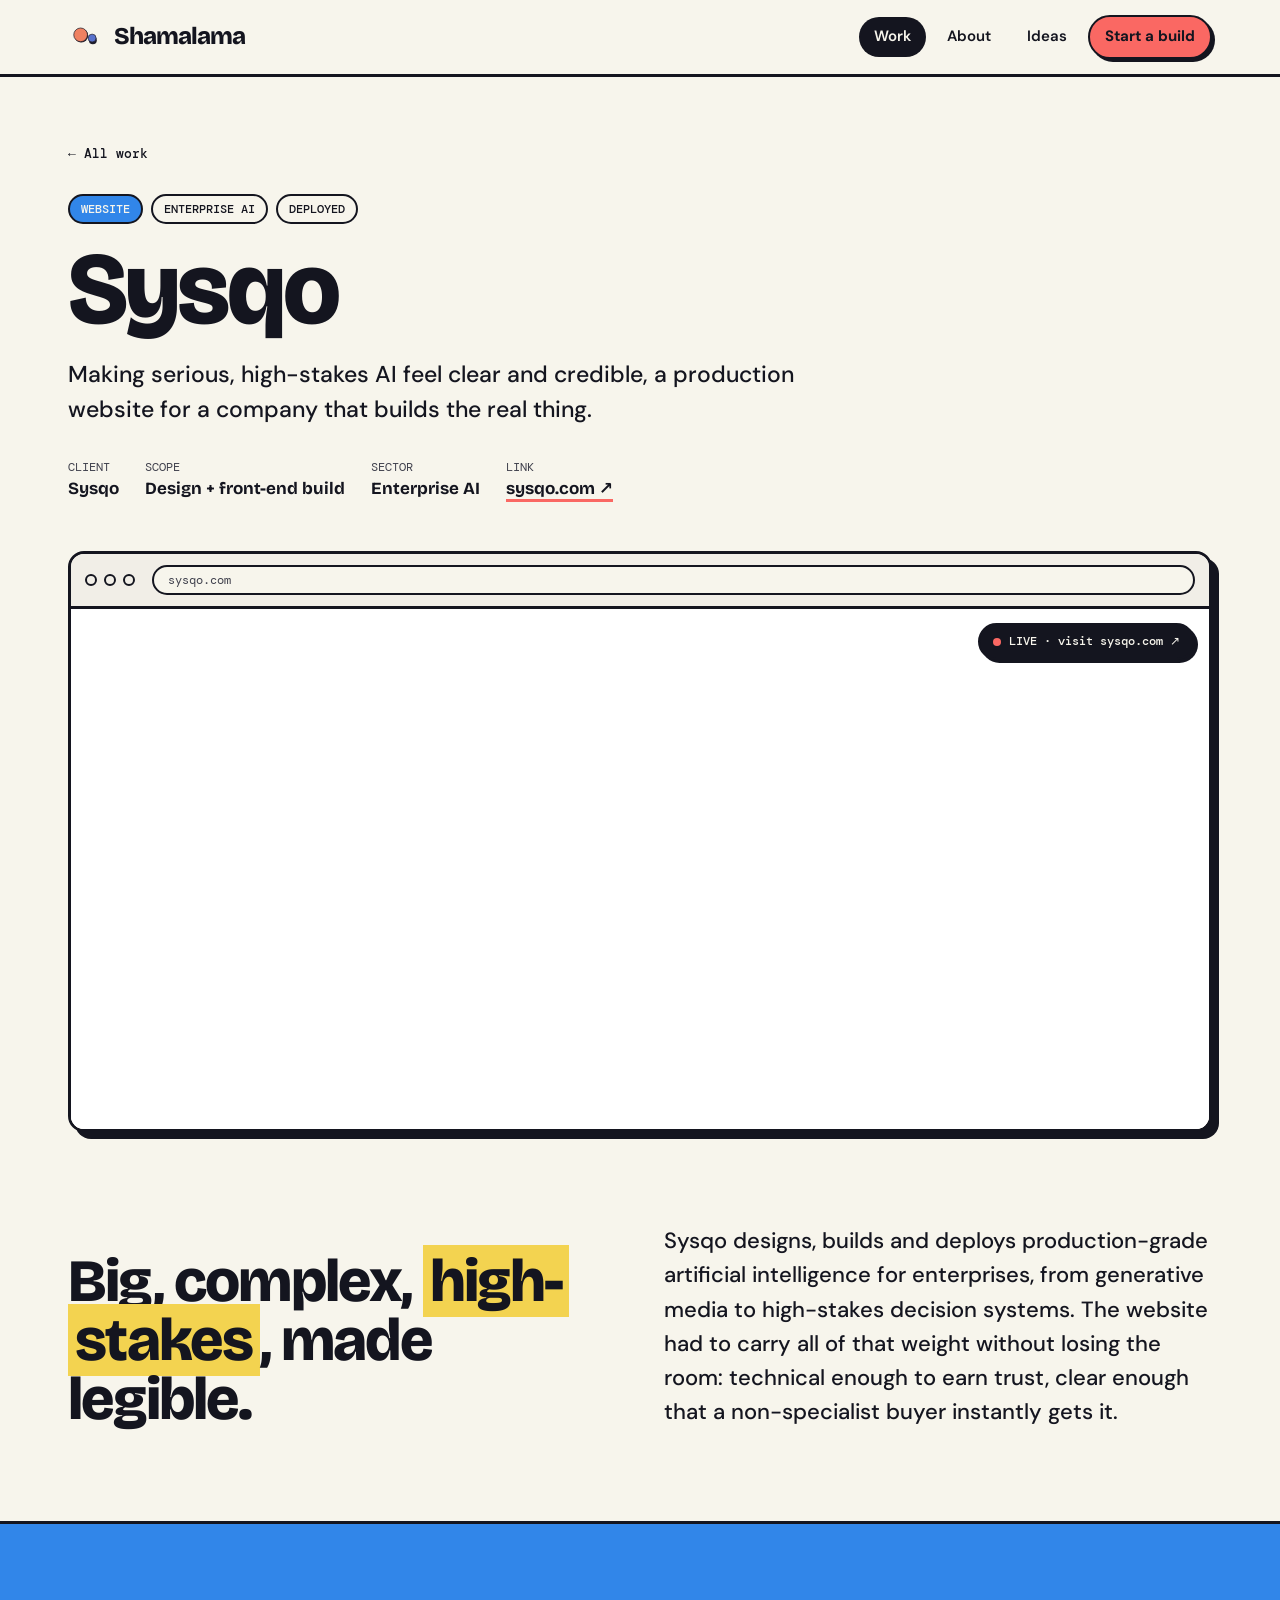
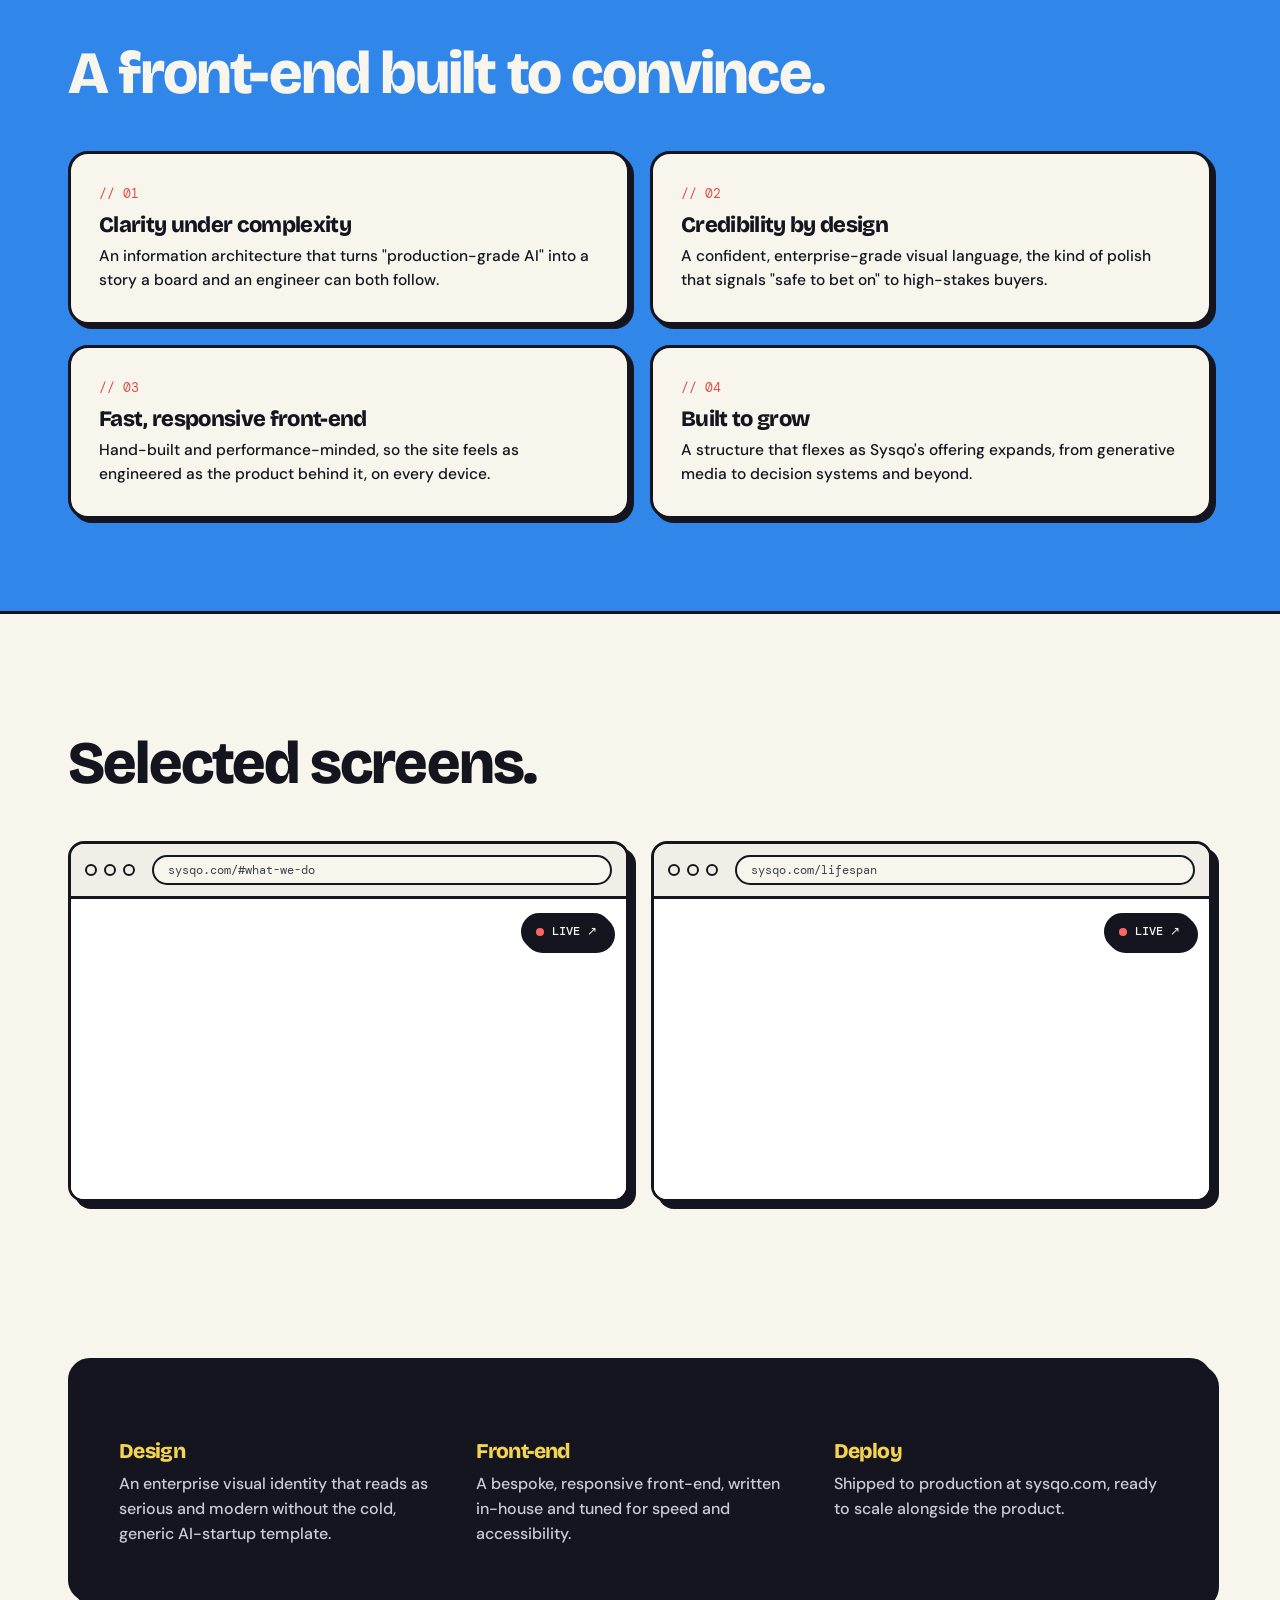
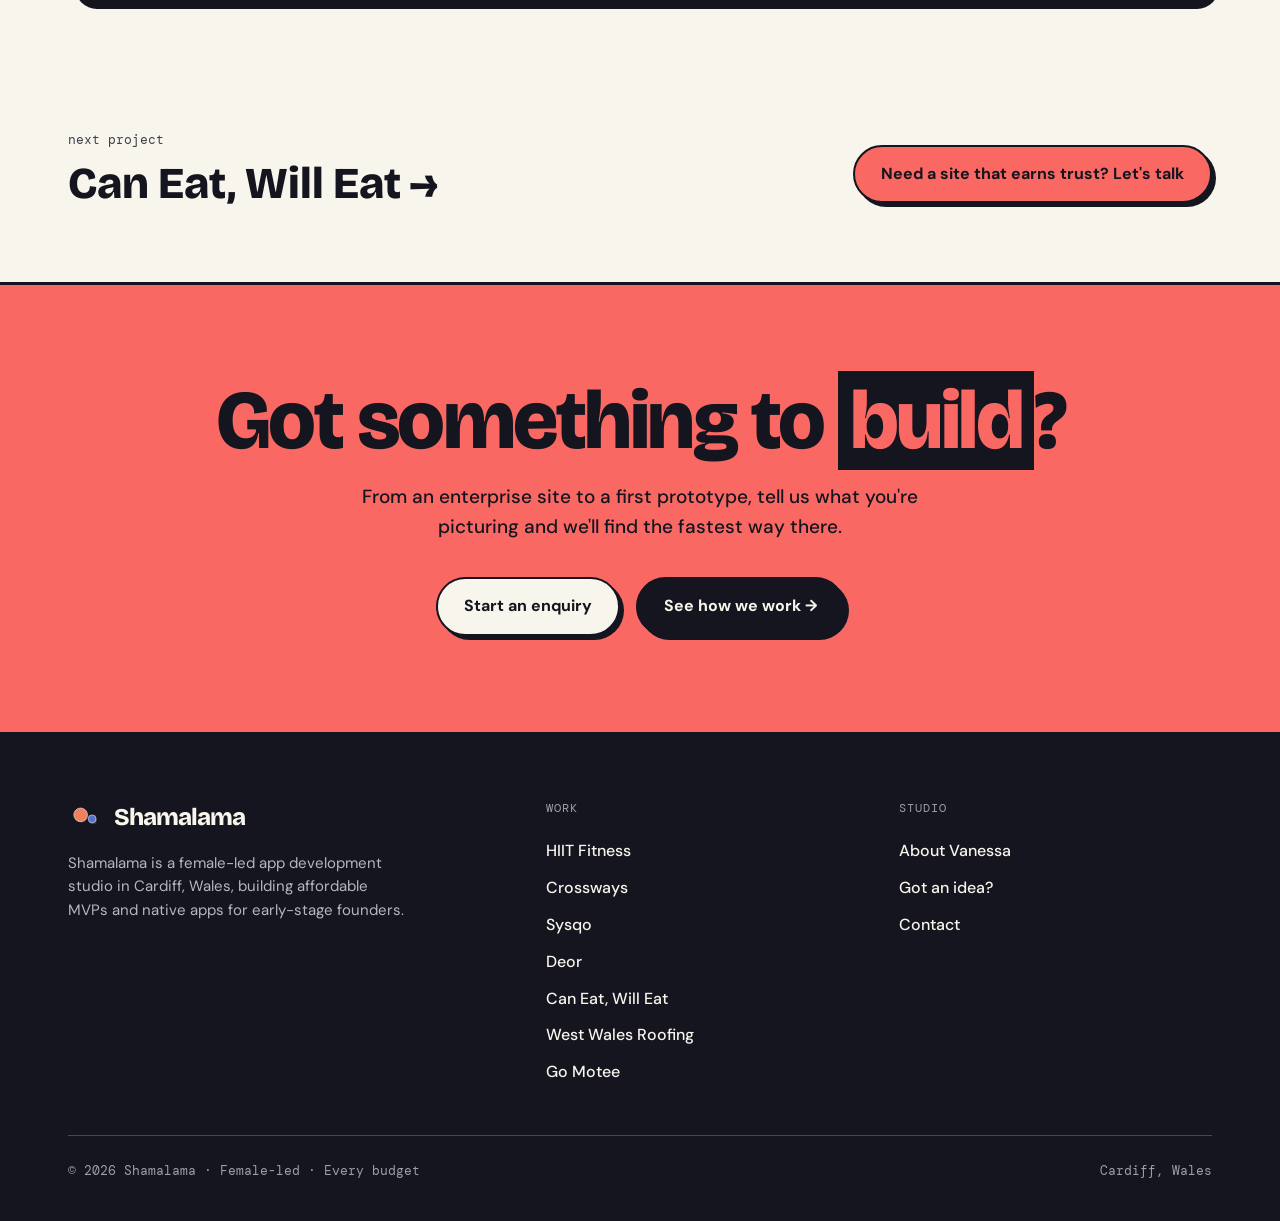
<file: work-sysqo.html>
<!DOCTYPE html>
<html lang="en">
<head>
<meta charset="UTF-8" />
<meta name="viewport" content="width=device-width, initial-scale=1.0" />
  <link rel="icon" type="image/svg+xml" href="favicon.svg">
  <link rel="icon" type="image/png" sizes="32x32" href="favicon-32.png">
  <link rel="icon" type="image/png" sizes="16x16" href="favicon-16.png">
  <link rel="apple-touch-icon" sizes="180x180" href="apple-touch-icon.png">
  <link rel="shortcut icon" href="favicon.ico">
<title>Sysqo: Enterprise AI Website Build | Shamalama</title>
<meta name="description" content="Enterprise AI website built by Shamalama for Sysqo, a production site for a company designing, building and deploying production-grade AI for enterprises." />
<meta property="og:type" content="website" />
<meta property="og:site_name" content="Shamalama" />
<meta property="og:locale" content="en_GB" />
<meta property="og:url" content="https://shamalama.co.uk/work-sysqo.html" />
<meta property="og:title" content="Sysqo: Enterprise AI Website Build | Shamalama" />
<meta property="og:description" content="Enterprise AI website built by Shamalama for Sysqo, a production site for a company designing, building and deploying production-grade AI for enterprises." />
<meta property="og:image" content="https://shamalama.co.uk/images/shamalama-og-logo-2x.png" />
<meta property="og:image:width" content="2400" />
<meta property="og:image:height" content="1260" />
<meta property="og:image" content="https://shamalama.co.uk/images/shamalama-mark-square.png" />
<meta property="og:image:width" content="1200" />
<meta property="og:image:height" content="1200" />
<meta name="twitter:card" content="summary_large_image" />
<meta name="twitter:title" content="Sysqo: Enterprise AI Website Build | Shamalama" />
<meta name="twitter:description" content="Enterprise AI website built by Shamalama for Sysqo, a production site for a company designing, building and deploying production-grade AI for enterprises." />
<meta name="twitter:image" content="https://shamalama.co.uk/images/shamalama-og-logo-2x.png" />
<link rel="canonical" href="https://shamalama.co.uk/work-sysqo.html" />
<link rel="stylesheet" href="styles.css" />
<style>
  .proj-hero{ padding-block:64px 0; }
  .proj-title{ font-size:clamp(48px,8vw,104px); font-weight:800; line-height:0.9; margin-top:20px; }
  .proj-tag{ font-size:clamp(18px,2.2vw,23px); font-weight:500; max-width:50ch; margin-top:20px; }
  .meta-list{ display:flex; flex-wrap:wrap; gap:26px; margin-top:30px; }
  .meta-list .m .k{ font-family:var(--font-mono); font-size:12px; color:var(--ink-soft); }
  .meta-list .m .v{ font-family:var(--font-disp); font-weight:700; font-size:17px; }
  .hero-browser{ margin-top:48px; }
  .live-preview{ position:relative; width:100%; height:520px; overflow:hidden; background:var(--paper-2); }
  .live-preview.small{ height:300px; }
  .live-preview iframe{ position:absolute; top:0; left:0; width:1440px; border:0; transform-origin:0 0; pointer-events:none; background:#fff; }
  .live-overlay{ position:absolute; top:14px; right:14px; z-index:2; display:inline-flex; align-items:center; gap:8px;
    font-family:var(--font-mono); font-size:12px; font-weight:500; padding:7px 13px; border:2px solid var(--ink); border-radius:999px;
    background:var(--ink); color:var(--paper); text-decoration:none; box-shadow:3px 3px 0 var(--ink); transition:transform .15s; }
  .live-overlay:hover{ transform:translate(-1px,-1px); }
  .live-dot{ width:8px; height:8px; border-radius:50%; background:var(--coral); animation:livepulse 1.6s ease-in-out infinite; }
  @keyframes livepulse{ 0%,100%{ opacity:.55; } 50%{ opacity:1; } }
  @media (max-width:600px){ .live-preview{ height:360px; } }
  .feat-band{ background:var(--blue); border-block:3px solid var(--ink); color:var(--paper); }
  .feat-band .sec-title{ color:var(--paper); }
  .cap-grid{ display:grid; grid-template-columns:repeat(2,1fr); gap:20px; }
  @media(max-width:760px){ .cap-grid{ grid-template-columns:1fr; } }
  .cap{ background:var(--paper); color:var(--ink); border:3px solid var(--ink); border-radius:20px; padding:30px 28px; box-shadow:var(--shadow); }
  .cap .num{ font-family:var(--font-mono); font-size:13px; color:var(--coral-d); }
  .cap h4{ font-weight:800; font-size:22px; margin:10px 0 8px; }
  .cap p{ font-size:15.5px; font-weight:500; }
  .gallery{ display:grid; grid-template-columns:1fr 1fr; gap:22px; }
  @media(max-width:760px){ .gallery{ grid-template-columns:1fr; } }
  .next-row{ display:flex; justify-content:space-between; align-items:center; gap:20px; flex-wrap:wrap; }
</style>
</head>
<body>

<nav class="site">
  <div class="wrap nav-in">
    <a class="brand" href="/"><img class="brand-mark" src="images/brand/mark.svg" alt="Shamalama" width="36" height="36">Shamalama</a>
    <button class="nav-toggle" aria-label="Toggle menu"><span></span></button>
    <div class="nav-links">
      <a href="/#work" class="active">Work</a>
      <a href="about.html">About</a>
      <a href="ideas.html">Ideas</a>
      <a class="nav-cta" href="contact.html">Start a build</a>
    </div>
  </div>
</nav>

<header class="proj-hero wrap">
  <a class="back-link" href="/#work">← All work</a>
  <div class="rv in">
    <div class="chip-row mt-m"><span class="chip blue">WEBSITE</span><span class="chip">ENTERPRISE AI</span><span class="chip">DEPLOYED</span></div>
    <h1 class="proj-title">Sysqo</h1>
    <p class="proj-tag">Making serious, high-stakes AI feel clear and credible, a production website for a company that builds the real thing.</p>
    <div class="meta-list">
      <div class="m"><div class="k mono">CLIENT</div><div class="v">Sysqo</div></div>
      <div class="m"><div class="k mono">SCOPE</div><div class="v">Design + front-end build</div></div>
      <div class="m"><div class="k mono">SECTOR</div><div class="v">Enterprise AI</div></div>
      <div class="m"><div class="k mono">LINK</div><div class="v"><a href="https://sysqo.com" target="_blank" rel="noopener" style="border-bottom:3px solid var(--coral);">sysqo.com ↗</a></div></div>
    </div>
  </div>
  <div class="hero-browser rv">
    <div class="browser">
      <div class="bar"><span class="d"></span><span class="d"></span><span class="d"></span><span class="url">sysqo.com</span></div>
      <div class="live-preview" id="sysqoLive">
        <iframe src="https://sysqo.com/index.html" title="Live preview of sysqo.com" loading="lazy" referrerpolicy="no-referrer"></iframe>
        <a class="live-overlay" href="https://sysqo.com" target="_blank" rel="noopener"><span class="live-dot"></span>LIVE · visit sysqo.com ↗</a>
      </div>
    </div>
  </div>
</header>

<section class="block wrap">
  <div class="grid-2" style="gap:48px;align-items:start;">
    <div class="rv">
      <h2 class="sec-title mt-m">Big, complex, <em class="hl">high-stakes</em>, made legible.</h2>
    </div>
    <div class="rv">
      <p class="lead">Sysqo designs, builds and deploys production-grade artificial intelligence for enterprises, from generative media to high-stakes decision systems. The website had to carry all of that weight without losing the room: technical enough to earn trust, clear enough that a non-specialist buyer instantly gets it.</p>
    </div>
  </div>
</section>

<section class="block feat-band">
  <div class="wrap">
    <div class="sec-head rv"><h2 class="sec-title mt-m">A front-end built to convince.</h2></div>
    <div class="cap-grid rv">
      <div class="cap"><div class="num mono">// 01</div><h4>Clarity under complexity</h4><p>An information architecture that turns "production-grade AI" into a story a board and an engineer can both follow.</p></div>
      <div class="cap"><div class="num mono">// 02</div><h4>Credibility by design</h4><p>A confident, enterprise-grade visual language, the kind of polish that signals "safe to bet on" to high-stakes buyers.</p></div>
      <div class="cap"><div class="num mono">// 03</div><h4>Fast, responsive front-end</h4><p>Hand-built and performance-minded, so the site feels as engineered as the product behind it, on every device.</p></div>
      <div class="cap"><div class="num mono">// 04</div><h4>Built to grow</h4><p>A structure that flexes as Sysqo's offering expands, from generative media to decision systems and beyond.</p></div>
    </div>
  </div>
</section>

<section class="block wrap">
  <div class="sec-head rv"><h2 class="sec-title mt-m">Selected screens.</h2></div>
  <div class="gallery rv">
    <div class="browser"><div class="bar"><span class="d"></span><span class="d"></span><span class="d"></span><span class="url">sysqo.com/#what-we-do</span></div>
      <div class="live-preview small">
        <iframe src="https://sysqo.com/index.html#what-we-do" title="Live preview of sysqo.com — What we do" loading="lazy" referrerpolicy="no-referrer"></iframe>
        <a class="live-overlay" href="https://sysqo.com/index.html#what-we-do" target="_blank" rel="noopener"><span class="live-dot"></span>LIVE ↗</a>
      </div>
    </div>
    <div class="browser"><div class="bar"><span class="d"></span><span class="d"></span><span class="d"></span><span class="url">sysqo.com/lifespan</span></div>
      <div class="live-preview small">
        <iframe src="https://sysqo.com/lifespan.html" title="Live preview of sysqo.com — Lifespan" loading="lazy" referrerpolicy="no-referrer"></iframe>
        <a class="live-overlay" href="https://sysqo.com/lifespan.html" target="_blank" rel="noopener"><span class="live-dot"></span>LIVE ↗</a>
      </div>
    </div>
  </div>
</section>

<section class="block tight wrap">
  <div class="card rv" style="background:var(--ink);color:var(--paper);padding:52px 48px;">
    <div class="grid-3 mt-m" style="gap:30px;">
      <div><h4 style="color:var(--yellow);font-size:21px;font-weight:800;">Design</h4><p style="margin-top:10px;font-weight:500;color:oklch(0.85 0.01 280);">An enterprise visual identity that reads as serious and modern without the cold, generic AI-startup template.</p></div>
      <div><h4 style="color:var(--yellow);font-size:21px;font-weight:800;">Front-end</h4><p style="margin-top:10px;font-weight:500;color:oklch(0.85 0.01 280);">A bespoke, responsive front-end, written in-house and tuned for speed and accessibility.</p></div>
      <div><h4 style="color:var(--yellow);font-size:21px;font-weight:800;">Deploy</h4><p style="margin-top:10px;font-weight:500;color:oklch(0.85 0.01 280);">Shipped to production at sysqo.com, ready to scale alongside the product.</p></div>
    </div>
  </div>
</section>

<section class="block tight wrap">
  <div class="next-row rv">
    <div>
      <div class="mono" style="font-size:13px;color:var(--ink-soft);">next project</div>
      <a href="work-can-eat-will-eat.html" style="font-family:var(--font-disp);font-weight:800;font-size:clamp(28px,4vw,44px);">Can Eat, Will Eat →</a>
    </div>
    <a class="btn btn-primary" href="contact.html">Need a site that earns trust? Let's talk</a>
  </div>
</section>

<section class="cta-band">
  <div class="wrap rv">
    <h2>Got something to <em>build</em>?</h2>
    <p>From an enterprise site to a first prototype, tell us what you're picturing and we'll find the fastest way there.</p>
    <div class="hero-cta"><a class="btn btn-paper" href="contact.html">Start an enquiry</a><a class="btn btn-ink" href="ideas.html">See how we work →</a></div>
  </div>
</section>

<footer class="site">
  <div class="wrap">
    <div class="foot-grid">
      <div>
        <a class="brand" href="/"><img class="brand-mark" src="images/brand/mark-dark.svg" alt="Shamalama" width="36" height="36">Shamalama</a>
        <p class="foot-blurb">Shamalama is a female-led app development studio in Cardiff, Wales, building affordable MVPs and native apps for early-stage founders.</p>
      </div>
      <div class="foot-col"><p class="footer-nav-heading">Work</p><a href="work-hiit-fitness.html">HIIT Fitness</a><a href="work-crossways.html">Crossways</a><a href="work-sysqo.html">Sysqo</a><a href="work-deor.html">Deor</a><a href="work-can-eat-will-eat.html">Can Eat, Will Eat</a><a href="work-west-wales-roofing.html">West Wales Roofing</a><a href="work-go-motee.html">Go Motee</a></div>
      <div class="foot-col"><p class="footer-nav-heading">Studio</p><a href="about.html">About Vanessa</a><a href="ideas.html">Got an idea?</a><a href="contact.html">Contact</a></div>
    </div>
    <div class="foot-base"><span class="mono">© 2026 Shamalama · Female-led · Every budget</span><span class="mono">Cardiff, Wales</span></div>
  </div>
</footer><script src="site.js" defer></script>
<script>
  // Scale every live preview on the page to fit its container width — keeps the embed reading as a screenshot-like showcase.
  (function () {
    var boxes = document.querySelectorAll('.live-preview');
    if (!boxes.length) return;
    var NATIVE = 1440;
    function fit() {
      boxes.forEach(function (box) {
        var frame = box.querySelector('iframe');
        if (!frame) return;
        var s = box.clientWidth / NATIVE;
        frame.style.transform = 'scale(' + s + ')';
        frame.style.height = (box.clientHeight / s) + 'px';
      });
    }
    fit();
    var t;
    window.addEventListener('resize', function () { clearTimeout(t); t = setTimeout(fit, 120); });
  })();
</script>
</body>
</html>
</file>
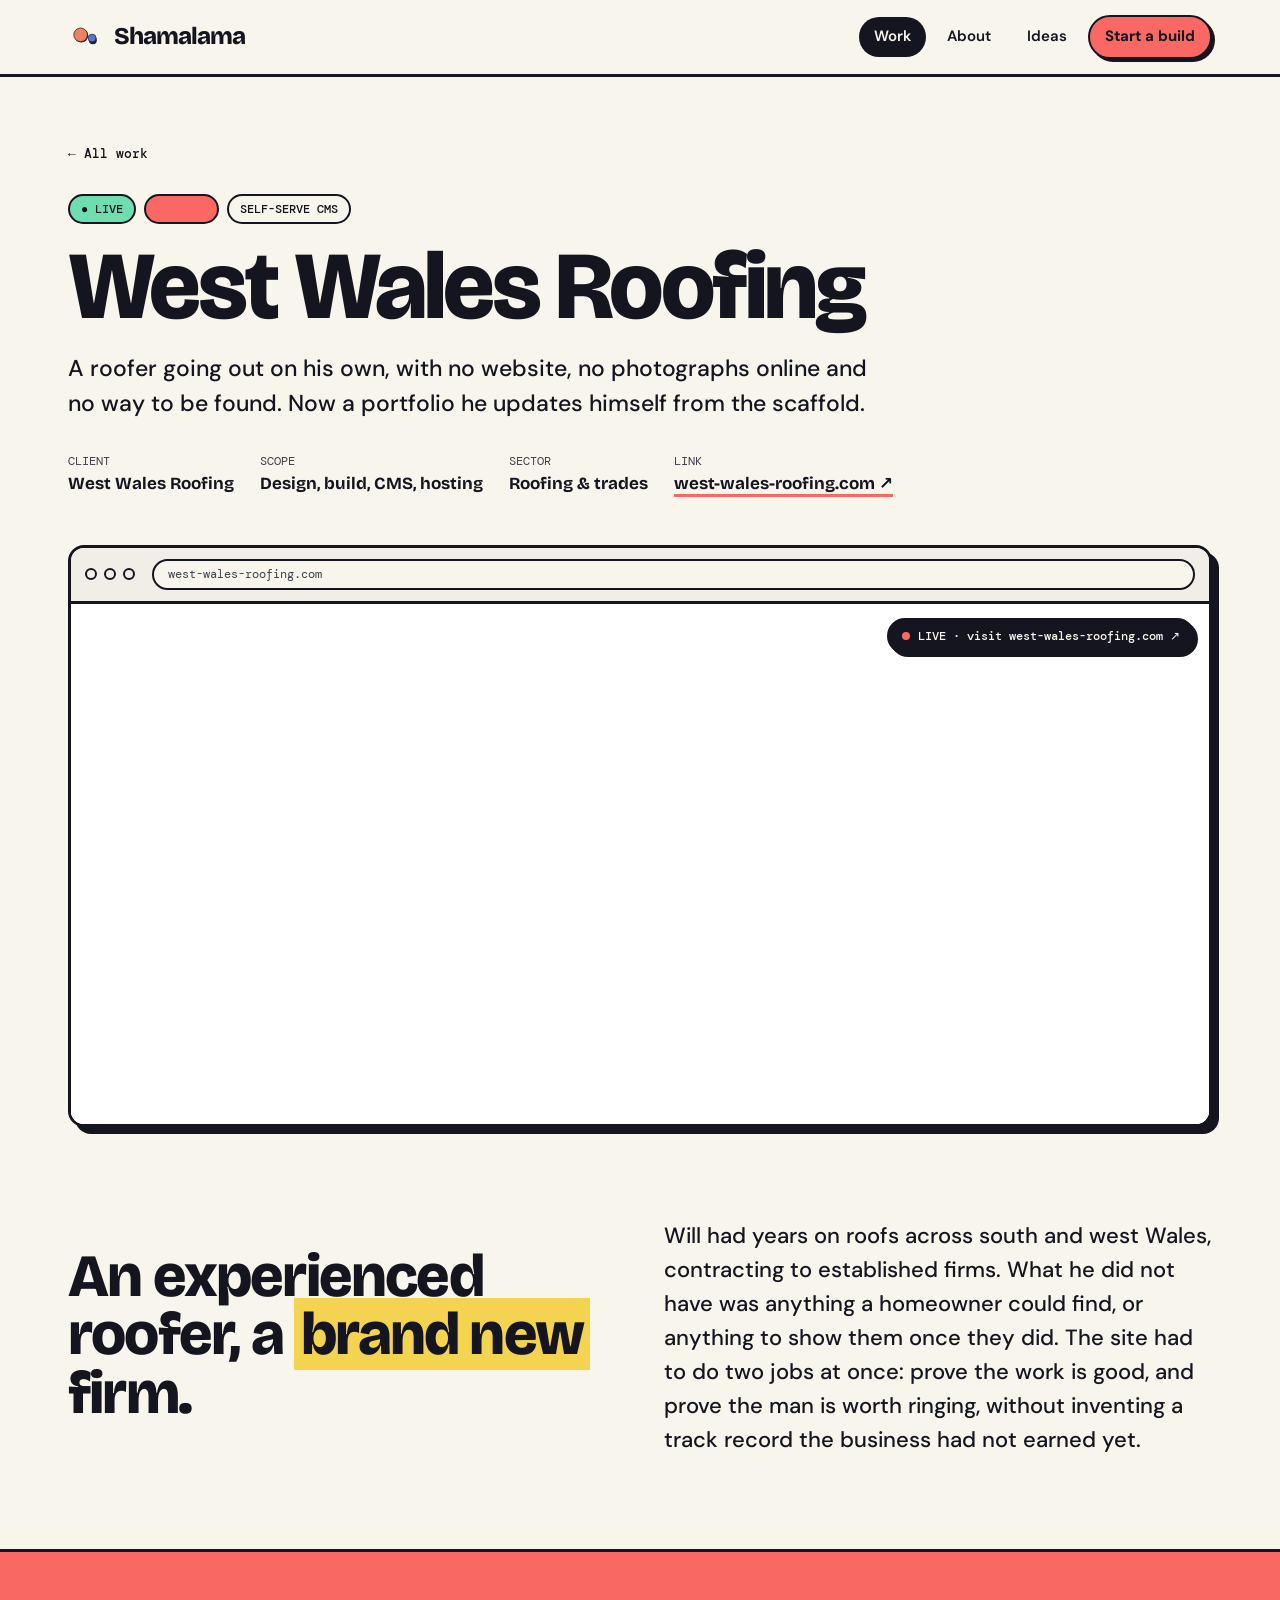
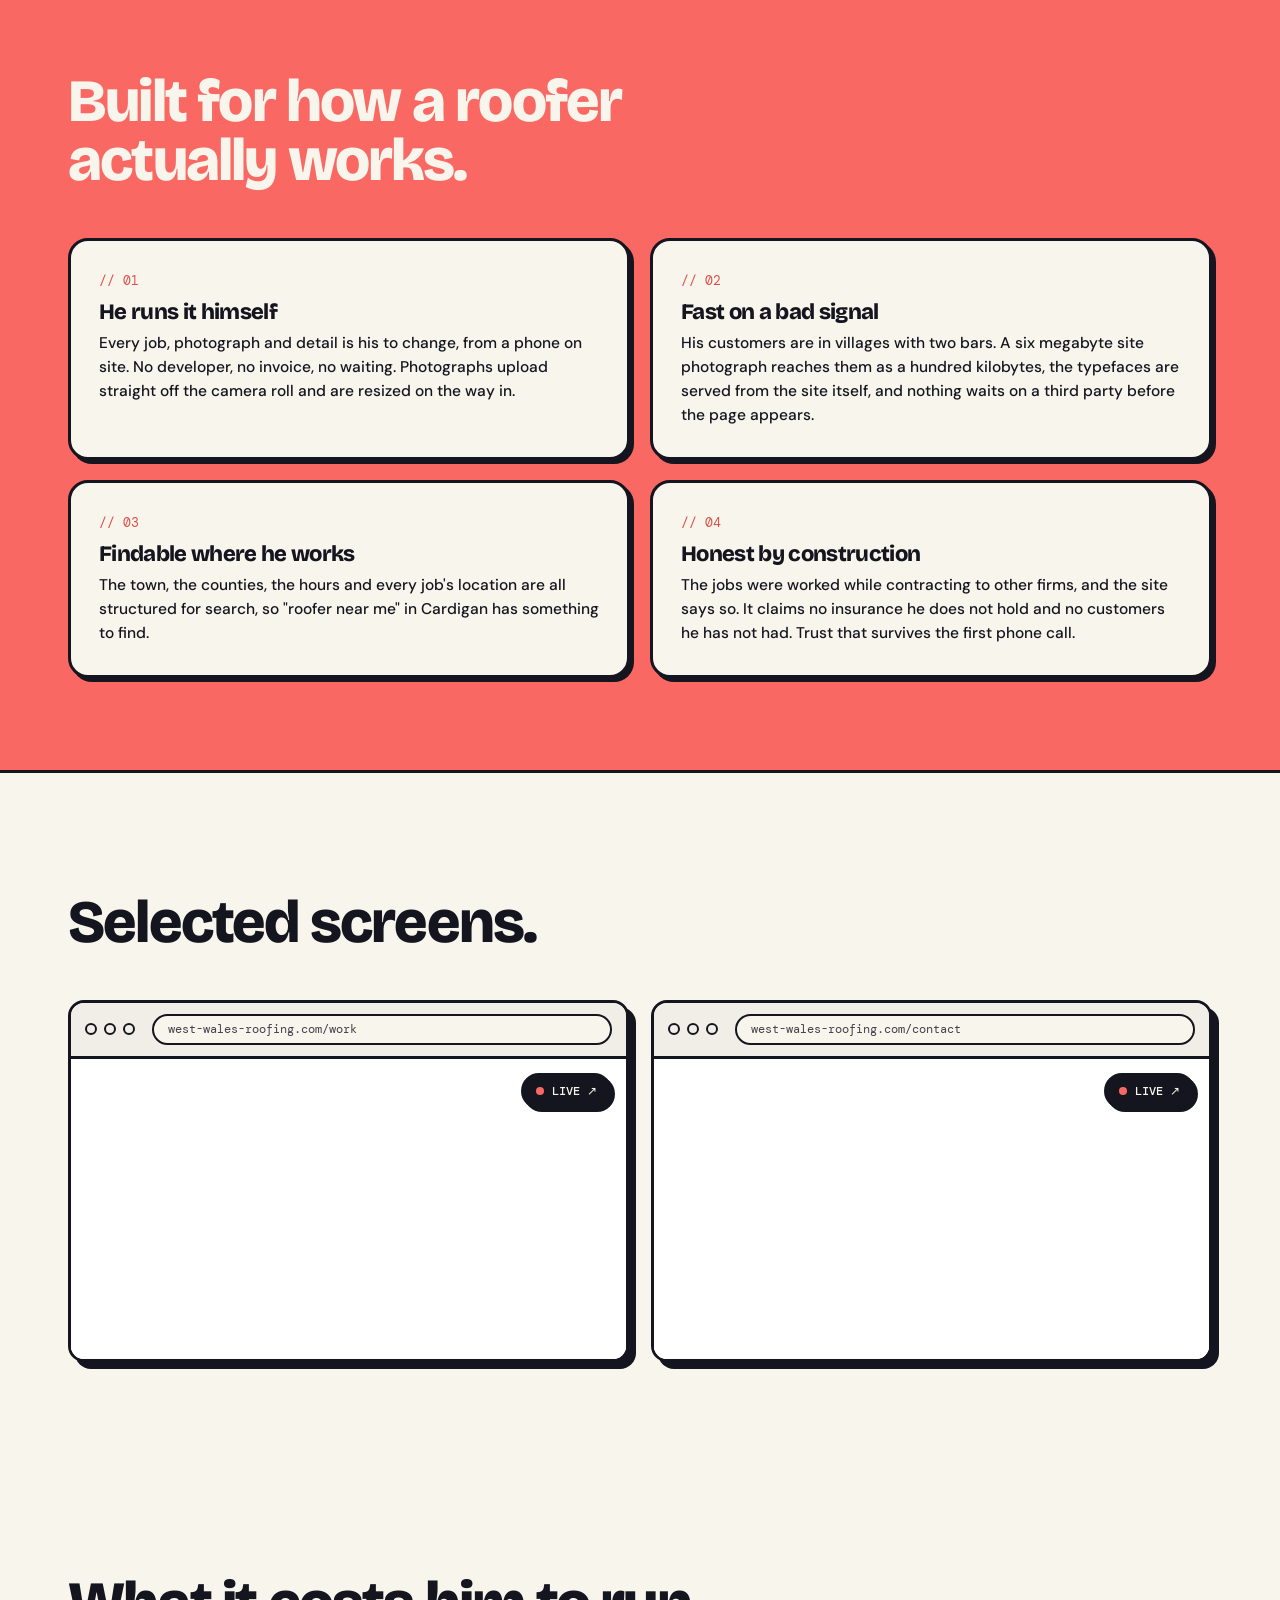
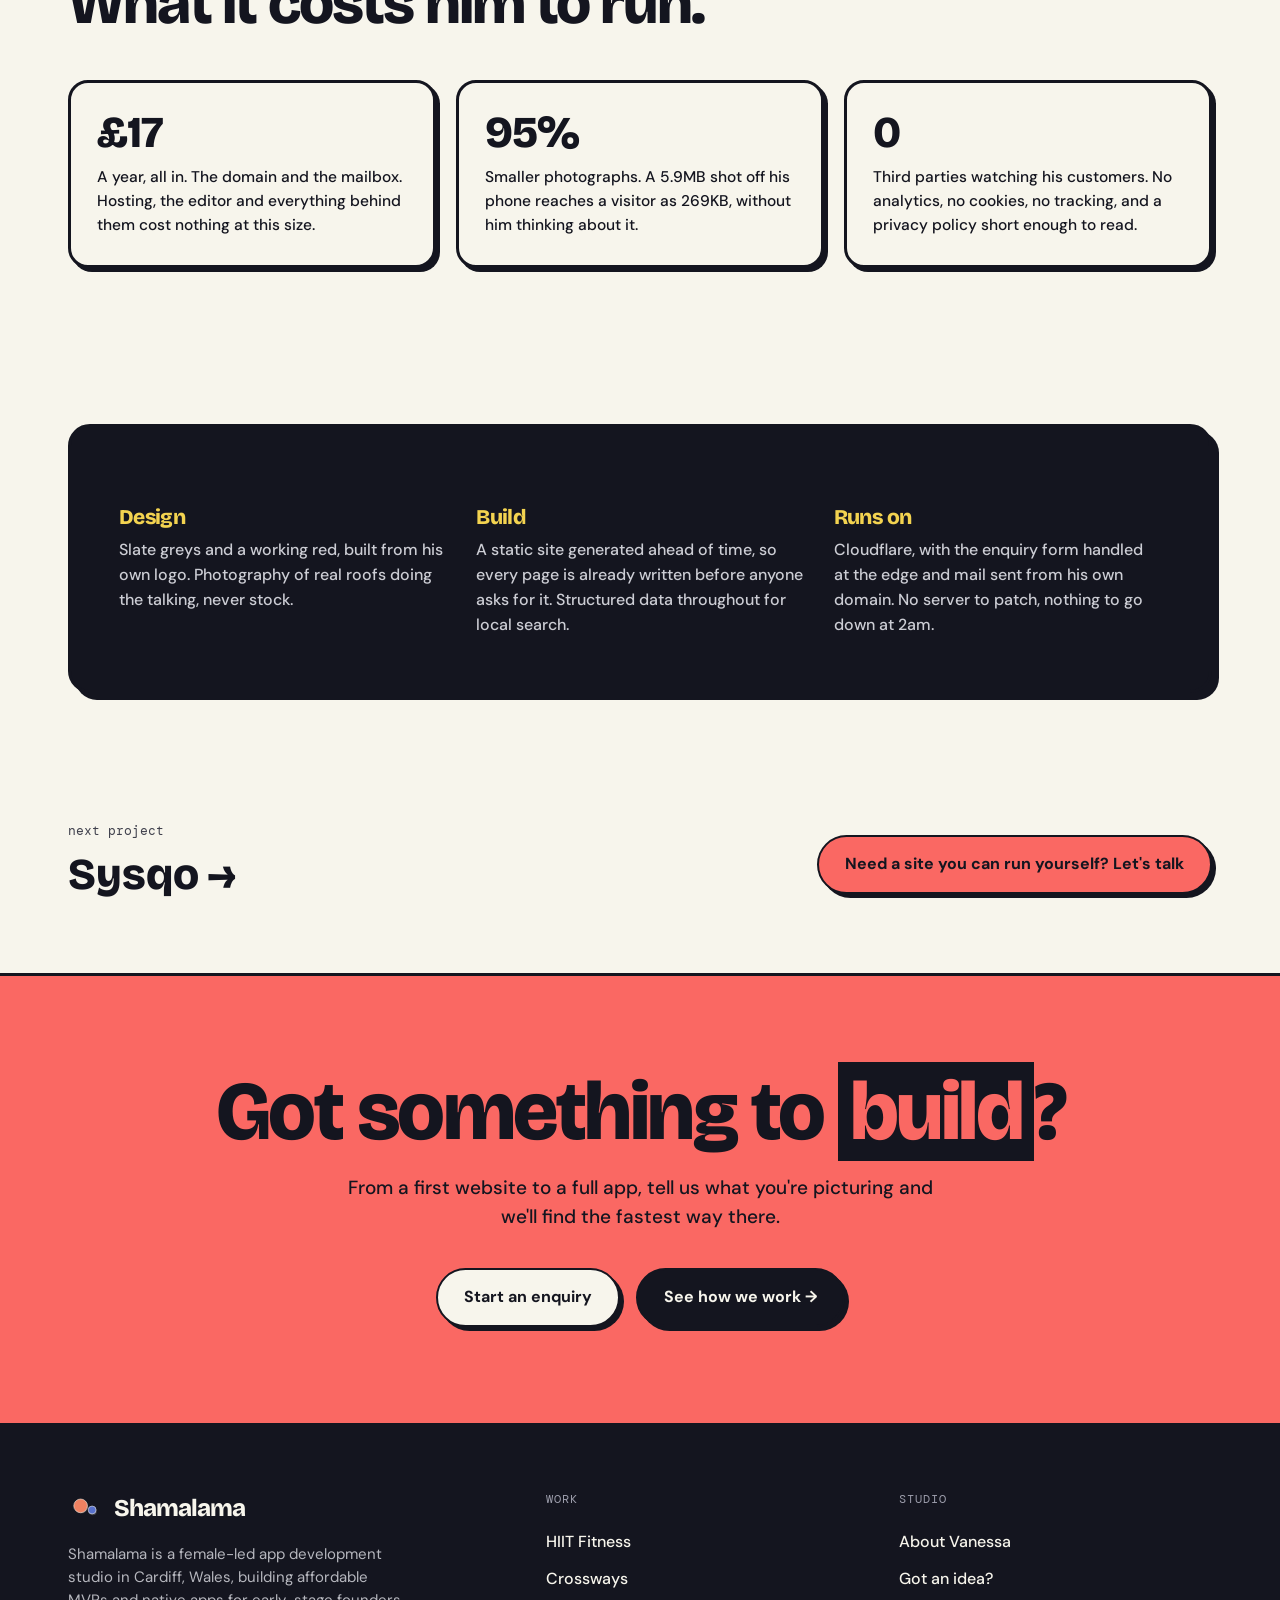
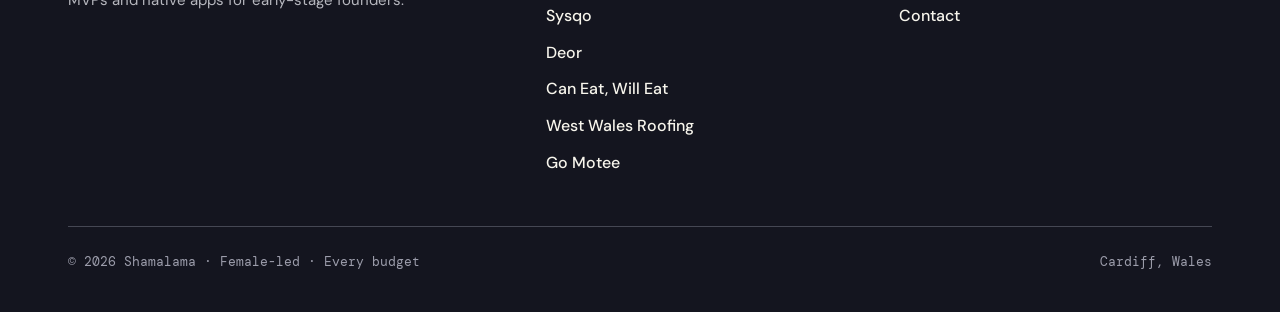
<file: work-west-wales-roofing.html>
<!DOCTYPE html>
<html lang="en">
<head>
<meta charset="UTF-8" />
<meta name="viewport" content="width=device-width, initial-scale=1.0" />
  <link rel="icon" type="image/svg+xml" href="favicon.svg">
  <link rel="icon" type="image/png" sizes="32x32" href="favicon-32.png">
  <link rel="icon" type="image/png" sizes="16x16" href="favicon-16.png">
  <link rel="apple-touch-icon" sizes="180x180" href="apple-touch-icon.png">
  <link rel="shortcut icon" href="favicon.ico">
<title>West Wales Roofing: Website and CMS Case Study | Shamalama</title>
<meta name="description" content="A website and self-serve CMS for a new roofing firm in Pembrokeshire. Built by Shamalama to load fast on a rural signal, rank locally, and be updated by the roofer himself." />
<meta property="og:type" content="website" />
<meta property="og:site_name" content="Shamalama" />
<meta property="og:locale" content="en_GB" />
<meta property="og:url" content="https://shamalama.co.uk/work-west-wales-roofing.html" />
<meta property="og:title" content="West Wales Roofing: Website and CMS Case Study | Shamalama" />
<meta property="og:description" content="A website and self-serve CMS for a new roofing firm in Pembrokeshire. Built by Shamalama to load fast on a rural signal, rank locally, and be updated by the roofer himself." />
<meta property="og:image" content="https://shamalama.co.uk/images/shamalama-og-logo-2x.png" />
<meta property="og:image:width" content="2400" />
<meta property="og:image:height" content="1260" />
<meta property="og:image" content="https://shamalama.co.uk/images/shamalama-mark-square.png" />
<meta property="og:image:width" content="1200" />
<meta property="og:image:height" content="1200" />
<meta name="twitter:card" content="summary_large_image" />
<meta name="twitter:title" content="West Wales Roofing: Website and CMS Case Study | Shamalama" />
<meta name="twitter:description" content="A website and self-serve CMS for a new roofing firm in Pembrokeshire. Built by Shamalama to load fast on a rural signal, rank locally, and be updated by the roofer himself." />
<meta name="twitter:image" content="https://shamalama.co.uk/images/shamalama-og-logo-2x.png" />
<link rel="canonical" href="https://shamalama.co.uk/work-west-wales-roofing.html" />
<link rel="stylesheet" href="styles.css" />
<style>
  .proj-hero{ padding-block:64px 0; }
  .proj-title{ font-size:clamp(44px,7.5vw,96px); font-weight:800; line-height:0.9; margin-top:20px; }
  .proj-tag{ font-size:clamp(18px,2.2vw,23px); font-weight:500; max-width:50ch; margin-top:20px; }
  .meta-list{ display:flex; flex-wrap:wrap; gap:26px; margin-top:30px; }
  .meta-list .m .k{ font-family:var(--font-mono); font-size:12px; color:var(--ink-soft); }
  .meta-list .m .v{ font-family:var(--font-disp); font-weight:700; font-size:17px; }
  .hero-browser{ margin-top:48px; }
  .live-preview{ position:relative; width:100%; height:520px; overflow:hidden; background:var(--paper-2); }
  .live-preview.small{ height:300px; }
  .live-preview iframe{ position:absolute; top:0; left:0; width:1440px; border:0; transform-origin:0 0; pointer-events:none; background:#fff; }
  .live-overlay{ position:absolute; top:14px; right:14px; z-index:2; display:inline-flex; align-items:center; gap:8px;
    font-family:var(--font-mono); font-size:12px; font-weight:500; padding:7px 13px; border:2px solid var(--ink); border-radius:999px;
    background:var(--ink); color:var(--paper); text-decoration:none; box-shadow:3px 3px 0 var(--ink); transition:transform .15s; }
  .live-overlay:hover{ transform:translate(-1px,-1px); }
  .live-dot{ width:8px; height:8px; border-radius:50%; background:var(--coral); animation:livepulse 1.6s ease-in-out infinite; }
  @keyframes livepulse{ 0%,100%{ opacity:.55; } 50%{ opacity:1; } }
  @media (max-width:600px){ .live-preview{ height:360px; } }
  .feat-band{ background:var(--coral); border-block:3px solid var(--ink); color:var(--paper); }
  .feat-band .sec-title{ color:var(--paper); }
  .cap-grid{ display:grid; grid-template-columns:repeat(2,1fr); gap:20px; }
  @media(max-width:760px){ .cap-grid{ grid-template-columns:1fr; } }
  .cap{ background:var(--paper); color:var(--ink); border:3px solid var(--ink); border-radius:20px; padding:30px 28px; box-shadow:var(--shadow); }
  .cap .num{ font-family:var(--font-mono); font-size:13px; color:var(--coral-d); }
  .cap h4{ font-weight:800; font-size:22px; margin:10px 0 8px; }
  .cap p{ font-size:15.5px; font-weight:500; }
  .gallery{ display:grid; grid-template-columns:1fr 1fr; gap:22px; }
  @media(max-width:760px){ .gallery{ grid-template-columns:1fr; } }
  /* the numbers a small business actually cares about, so they lead rather than hide in prose */
  .fig-grid{ display:grid; grid-template-columns:repeat(3,1fr); gap:20px; }
  @media(max-width:760px){ .fig-grid{ grid-template-columns:1fr; } }
  .fig{ border:3px solid var(--ink); border-radius:20px; padding:28px 26px; background:var(--paper); box-shadow:var(--shadow); }
  .fig .n{ font-family:var(--font-disp); font-weight:800; font-size:clamp(30px,4.4vw,44px); line-height:1; letter-spacing:-0.02em; }
  .fig .l{ font-weight:500; font-size:15.5px; margin-top:10px; }
  .next-row{ display:flex; justify-content:space-between; align-items:center; gap:20px; flex-wrap:wrap; }
</style>
</head>
<body>
<nav class="site">
<div class="wrap nav-in">
<a class="brand" href="/"><img class="brand-mark" src="images/brand/mark.svg" alt="Shamalama" width="36" height="36">Shamalama</a>
<button class="nav-toggle" aria-label="Toggle menu"><span></span></button>
<div class="nav-links">
<a href="/#work" class="active">Work</a>
<a href="about.html">About</a>
<a href="ideas.html">Ideas</a>
<a class="nav-cta" href="contact.html">Start a build</a>
</div>
</div>
</nav>

<header class="proj-hero wrap">
<a class="back-link" href="/#work">← All work</a>
<div class="rv in">
<div class="chip-row mt-m"><span class="chip live">● LIVE</span><span class="chip coral">WEBSITE</span><span class="chip">SELF-SERVE CMS</span></div>
<h1 class="proj-title">West Wales Roofing</h1>
<p class="proj-tag">A roofer going out on his own, with no website, no photographs online and no way to be found. Now a portfolio he updates himself from the scaffold.</p>
<div class="meta-list">
<div class="m"><div class="k mono">CLIENT</div><div class="v">West Wales Roofing</div></div>
<div class="m"><div class="k mono">SCOPE</div><div class="v">Design, build, CMS, hosting</div></div>
<div class="m"><div class="k mono">SECTOR</div><div class="v">Roofing &amp; trades</div></div>
<div class="m"><div class="k mono">LINK</div><div class="v"><a href="https://west-wales-roofing.com" target="_blank" rel="noopener" style="border-bottom:3px solid var(--coral);">west-wales-roofing.com ↗</a></div></div>
</div>
</div>
<div class="hero-browser rv">
<div class="browser">
<div class="bar"><span class="d"></span><span class="d"></span><span class="d"></span><span class="url">west-wales-roofing.com</span></div>
<div class="live-preview">
<iframe src="https://west-wales-roofing.com/" title="Live preview of west-wales-roofing.com" loading="lazy" referrerpolicy="no-referrer"></iframe>
<a class="live-overlay" href="https://west-wales-roofing.com" target="_blank" rel="noopener"><span class="live-dot"></span>LIVE · visit west-wales-roofing.com ↗</a>
</div>
</div>
</div>
</header>

<section class="block wrap">
<div class="grid-2" style="gap:48px;align-items:start;">
<div class="rv">
<h2 class="sec-title mt-m">An experienced roofer, a <em class="hl">brand new</em> firm.</h2>
</div>
<div class="rv">
<p class="lead">Will had years on roofs across south and west Wales, contracting to established firms. What he did not have was anything a homeowner could find, or anything to show them once they did. The site had to do two jobs at once: prove the work is good, and prove the man is worth ringing, without inventing a track record the business had not earned yet.</p>
</div>
</div>
</section>

<section class="block feat-band">
<div class="wrap">
<div class="sec-head rv"><h2 class="sec-title mt-m">Built for how a roofer actually works.</h2></div>
<div class="cap-grid rv">
<div class="cap"><div class="num mono">// 01</div><h4>He runs it himself</h4><p>Every job, photograph and detail is his to change, from a phone on site. No developer, no invoice, no waiting. Photographs upload straight off the camera roll and are resized on the way in.</p></div>
<div class="cap"><div class="num mono">// 02</div><h4>Fast on a bad signal</h4><p>His customers are in villages with two bars. A six megabyte site photograph reaches them as a hundred kilobytes, the typefaces are served from the site itself, and nothing waits on a third party before the page appears.</p></div>
<div class="cap"><div class="num mono">// 03</div><h4>Findable where he works</h4><p>The town, the counties, the hours and every job's location are all structured for search, so "roofer near me" in Cardigan has something to find.</p></div>
<div class="cap"><div class="num mono">// 04</div><h4>Honest by construction</h4><p>The jobs were worked while contracting to other firms, and the site says so. It claims no insurance he does not hold and no customers he has not had. Trust that survives the first phone call.</p></div>
</div>
</div>
</section>

<section class="block wrap">
<div class="sec-head rv"><h2 class="sec-title mt-m">Selected screens.</h2></div>
<div class="gallery rv">
<div class="browser"><div class="bar"><span class="d"></span><span class="d"></span><span class="d"></span><span class="url">west-wales-roofing.com/work</span></div>
<div class="live-preview small">
<iframe src="https://west-wales-roofing.com/work/" title="Live preview of the West Wales Roofing portfolio" loading="lazy" referrerpolicy="no-referrer"></iframe>
<a class="live-overlay" href="https://west-wales-roofing.com/work/" target="_blank" rel="noopener"><span class="live-dot"></span>LIVE ↗</a>
</div>
</div>
<div class="browser"><div class="bar"><span class="d"></span><span class="d"></span><span class="d"></span><span class="url">west-wales-roofing.com/contact</span></div>
<div class="live-preview small">
<iframe src="https://west-wales-roofing.com/contact/" title="Live preview of the West Wales Roofing contact page" loading="lazy" referrerpolicy="no-referrer"></iframe>
<a class="live-overlay" href="https://west-wales-roofing.com/contact/" target="_blank" rel="noopener"><span class="live-dot"></span>LIVE ↗</a>
</div>
</div>
</div>
</section>

<section class="block wrap">
<div class="sec-head rv"><h2 class="sec-title mt-m">What it costs him to run.</h2></div>
<div class="fig-grid rv">
<div class="fig"><div class="n">£17</div><div class="l">A year, all in. The domain and the mailbox. Hosting, the editor and everything behind them cost nothing at this size.</div></div>
<div class="fig"><div class="n">95%</div><div class="l">Smaller photographs. A 5.9MB shot off his phone reaches a visitor as 269KB, without him thinking about it.</div></div>
<div class="fig"><div class="n">0</div><div class="l">Third parties watching his customers. No analytics, no cookies, no tracking, and a privacy policy short enough to read.</div></div>
</div>
</section>

<section class="block tight wrap">
<div class="card rv" style="background:var(--ink);color:var(--paper);padding:52px 48px;">
<div class="grid-3 mt-m" style="gap:30px;">
<div><h4 style="color:var(--yellow);font-size:21px;font-weight:800;">Design</h4><p style="margin-top:10px;font-weight:500;color:oklch(0.85 0.01 280);">Slate greys and a working red, built from his own logo. Photography of real roofs doing the talking, never stock.</p></div>
<div><h4 style="color:var(--yellow);font-size:21px;font-weight:800;">Build</h4><p style="margin-top:10px;font-weight:500;color:oklch(0.85 0.01 280);">A static site generated ahead of time, so every page is already written before anyone asks for it. Structured data throughout for local search.</p></div>
<div><h4 style="color:var(--yellow);font-size:21px;font-weight:800;">Runs on</h4><p style="margin-top:10px;font-weight:500;color:oklch(0.85 0.01 280);">Cloudflare, with the enquiry form handled at the edge and mail sent from his own domain. No server to patch, nothing to go down at 2am.</p></div>
</div>
</div>
</section>

<section class="block tight wrap">
<div class="next-row rv">
<div>
<div class="mono" style="font-size:13px;color:var(--ink-soft);">next project</div>
<a href="work-sysqo.html" style="font-family:var(--font-disp);font-weight:800;font-size:clamp(28px,4vw,44px);">Sysqo →</a>
</div>
<a class="btn btn-primary" href="contact.html">Need a site you can run yourself? Let's talk</a>
</div>
</section>

<section class="cta-band">
<div class="wrap rv">
<h2>Got something to <em>build</em>?</h2>
<p>From a first website to a full app, tell us what you're picturing and we'll find the fastest way there.</p>
<div class="hero-cta"><a class="btn btn-paper" href="contact.html">Start an enquiry</a><a class="btn btn-ink" href="ideas.html">See how we work →</a></div>
</div>
</section>

<footer class="site">
<div class="wrap">
<div class="foot-grid">
<div>
<a class="brand" href="/"><img class="brand-mark" src="images/brand/mark-dark.svg" alt="Shamalama" width="36" height="36">Shamalama</a>
<p class="foot-blurb">Shamalama is a female-led app development studio in Cardiff, Wales, building affordable MVPs and native apps for early-stage founders.</p>
</div>
<div class="foot-col"><p class="footer-nav-heading">Work</p><a href="work-hiit-fitness.html">HIIT Fitness</a><a href="work-crossways.html">Crossways</a><a href="work-sysqo.html">Sysqo</a><a href="work-deor.html">Deor</a><a href="work-can-eat-will-eat.html">Can Eat, Will Eat</a><a href="work-west-wales-roofing.html">West Wales Roofing</a><a href="work-go-motee.html">Go Motee</a></div>
<div class="foot-col"><p class="footer-nav-heading">Studio</p><a href="about.html">About Vanessa</a><a href="ideas.html">Got an idea?</a><a href="contact.html">Contact</a></div>
</div>
<div class="foot-base"><span class="mono">© 2026 Shamalama · Female-led · Every budget</span><span class="mono">Cardiff, Wales</span></div>
</div>
</footer><script src="site.js" defer></script>
<script>
// Scale every live preview on the page to fit its container width — keeps the embed reading as a screenshot-like showcase.
(function () {
  var boxes = document.querySelectorAll('.live-preview');
  if (!boxes.length) return;
  var NATIVE = 1440;
  function fit() {
    boxes.forEach(function (box) {
      var frame = box.querySelector('iframe');
      if (!frame) return;
      var s = box.clientWidth / NATIVE;
      frame.style.transform = 'scale(' + s + ')';
      frame.style.height = (box.clientHeight / s) + 'px';
    });
  }
  fit();
  var t;
  window.addEventListener('resize', function () { clearTimeout(t); t = setTimeout(fit, 120); });
})();
</script>
</body>
</html>
</file>
<file: styles.css>
/* ============================================================
   SHAMALAMA — Bold Pop design system
   Female-led development studio
   ============================================================ */
@import url('https://fonts.googleapis.com/css2?family=Bricolage+Grotesque:opsz,wght@12..96,400;12..96,500;12..96,600;12..96,700;12..96,800&family=DM+Sans:opsz,wght@9..40,400;9..40,500;9..40,600;9..40,700&family=DM+Mono:wght@400;500&display=swap');

:root{
  --paper:    oklch(0.97 0.012 95);
  --paper-2:  oklch(0.95 0.01 85);
  --coral-bg: oklch(0.95 0.03 40);
  --ink:      oklch(0.20 0.02 280);
  --ink-soft: oklch(0.38 0.02 280);
  --coral:    oklch(0.70 0.18 25);
  --coral-d:  oklch(0.62 0.18 25);
  --blue:     oklch(0.62 0.17 255);
  --yellow:   oklch(0.87 0.15 95);
  --grape:    oklch(0.55 0.17 305);
  --mint:     oklch(0.82 0.12 165);
  --line:     oklch(0.20 0.02 280);

  --font-disp:"Bricolage Grotesque", system-ui, sans-serif;
  --font-body:"DM Sans", system-ui, sans-serif;
  --font-mono:"DM Mono", ui-monospace, monospace;
  --maxw: 1200px;
  --bw: 2.5px;          /* border weight */
  --shadow: 4px 4px 0 var(--ink);
  --shadow-lg: 7px 7px 0 var(--ink);
}

*{ box-sizing:border-box; margin:0; padding:0; }
html{ scroll-behavior:smooth; }
body{
  background:var(--paper); color:var(--ink); font-family:var(--font-body);
  line-height:1.55; -webkit-font-smoothing:antialiased; overflow-x:hidden;
}
.wrap{ max-width:var(--maxw); margin:0 auto; padding:0 28px; }
.wrap-narrow{ max-width:920px; margin:0 auto; padding:0 28px; }
a{ color:inherit; text-decoration:none; }
img{ max-width:100%; display:block; }
.mono{ font-family:var(--font-mono); }
.disp{ font-family:var(--font-disp); }
.coral{ color:var(--coral); }
.blue{ color:var(--blue); }
h1,h2,h3,h4{ font-family:var(--font-disp); letter-spacing:-0.03em; line-height:1; }

/* ---------------- nav ---------------- */
nav.site{ position:sticky; top:0; z-index:80; background:var(--paper); border-bottom:3px solid var(--ink); }
.nav-in{ display:flex; align-items:center; justify-content:space-between; height:74px; }
.brand{ font-family:var(--font-disp); font-weight:800; font-size:24px; letter-spacing:-0.04em; display:flex; align-items:center; gap:10px; }
.brand-mark{ width:36px; height:36px; display:inline-block; flex-shrink:0; }
.nav-links{ display:flex; gap:6px; align-items:center; }
.nav-links a{ font-weight:600; font-size:15px; padding:8px 15px; border-radius:999px; transition:background .18s,color .18s; }
.nav-links a:hover, .nav-links a.active{ background:var(--ink); color:var(--paper); }
.nav-cta{ background:var(--coral) !important; color:var(--ink) !important; border:var(--bw) solid var(--ink); box-shadow:3px 3px 0 var(--ink); font-weight:700 !important; }
.nav-cta:hover{ transform:translate(-1px,-1px); box-shadow:5px 5px 0 var(--ink); }
.nav-toggle{ display:none; background:var(--paper); border:var(--bw) solid var(--ink); border-radius:10px; width:46px; height:42px; cursor:pointer; align-items:center; justify-content:center; box-shadow:3px 3px 0 var(--ink); }
.nav-toggle span, .nav-toggle span::before, .nav-toggle span::after{ content:""; display:block; width:20px; height:2.5px; background:var(--ink); position:relative; }
.nav-toggle span::before{ position:absolute; top:-6px; } .nav-toggle span::after{ position:absolute; top:6px; }
@media (max-width:840px){
  .nav-toggle{ display:flex; }
  .nav-links{ position:absolute; top:74px; left:0; right:0; flex-direction:column; align-items:stretch; gap:0;
    background:var(--paper); border-bottom:3px solid var(--ink); padding:14px 20px; transform:translateY(-12px); opacity:0; pointer-events:none; transition:opacity .2s, transform .2s; }
  .nav-links.open{ opacity:1; transform:none; pointer-events:auto; }
  .nav-links a{ padding:14px 12px; border-radius:12px; font-size:18px; }
  .nav-cta{ margin-top:8px; text-align:center; }
}

/* ---------------- buttons ---------------- */
.btn{ font-family:var(--font-body); font-weight:700; font-size:16px; padding:15px 26px; border-radius:999px; cursor:pointer;
  border:var(--bw) solid var(--ink); transition:transform .16s, box-shadow .16s; display:inline-flex; align-items:center; gap:10px; text-align:center; }
.btn-primary{ background:var(--coral); color:var(--ink); box-shadow:var(--shadow); }
.btn-primary:hover{ transform:translate(-2px,-2px); box-shadow:6px 6px 0 var(--ink); }
.btn-blue{ background:var(--blue); color:var(--paper); box-shadow:var(--shadow); }
.btn-blue:hover{ transform:translate(-2px,-2px); box-shadow:6px 6px 0 var(--ink); }
.btn-ink{ background:var(--ink); color:var(--paper); box-shadow:var(--shadow); }
.btn-ink:hover{ transform:translate(-2px,-2px); box-shadow:6px 6px 0 var(--ink); }
.btn-paper{ background:var(--paper); color:var(--ink); box-shadow:var(--shadow); }
.btn-paper:hover{ transform:translate(-2px,-2px); box-shadow:6px 6px 0 var(--ink); }
.btn-sm{ font-size:14px; padding:11px 18px; }

/* ---------------- pills / chips / tags ---------------- */
.pill{ display:inline-flex; align-items:center; gap:9px; font-family:var(--font-mono); font-size:13px; font-weight:500;
  background:var(--yellow); border:var(--bw) solid var(--ink); padding:7px 16px; border-radius:999px; box-shadow:3px 3px 0 var(--ink); }
.pill .star{ color:var(--coral); }
.chip-row{ display:flex; gap:8px; flex-wrap:wrap; }
.chip{ font-family:var(--font-mono); font-size:12px; font-weight:500; border:2px solid var(--ink); padding:4px 11px; border-radius:999px; background:var(--paper); }
.chip.live{ background:var(--mint); }
.chip.blue{ background:var(--blue); color:var(--paper); }
.chip.coral{ background:var(--coral); }
.chip.yellow{ background:var(--yellow); }
.sec-tag{ font-family:var(--font-mono); font-size:14px; font-weight:500; display:inline-block; padding:4px 13px; border:2px solid var(--ink); border-radius:999px; }

/* ---------------- sections ---------------- */
section.block{ padding-block:92px; }
section.block.tight{ padding-block:64px; }
.sec-head{ margin-bottom:48px; }
.sec-head .sec-tag{ margin-bottom:20px; }
.sec-title{ font-family:var(--font-disp); font-weight:800; font-size:clamp(32px,5vw,60px); line-height:0.98; max-width:20ch; }
.sec-title em{ font-style:normal; }
.sec-title em.hl{ background:var(--yellow); padding:0 .12em; box-decoration-break:clone; -webkit-box-decoration-break:clone; }
.lead{ font-size:clamp(18px,2.1vw,22px); font-weight:500; max-width:54ch; }

/* ---------------- hero ---------------- */
.hero{ padding-block:78px 56px; position:relative; }
.hero > .rv{ position:relative; z-index:2; }
.hero h1{ font-family:var(--font-disp); font-weight:800; line-height:0.93; font-size:clamp(46px,8.2vw,118px); }
.hero h1 em{ font-style:normal; }
.hero h1 em.hl{ background:var(--yellow); padding:0 .1em; box-decoration-break:clone; -webkit-box-decoration-break:clone; }
.hero-sub{ margin-top:28px; font-size:clamp(18px,2.1vw,22px); max-width:52ch; font-weight:500; }
.hero-cta{ margin-top:36px; display:flex; gap:16px; flex-wrap:wrap; align-items:center; }

/* floating shapes (JS-driven physics in site.js) */
.blob{ position:absolute; z-index:1; border:var(--bw) solid var(--ink); opacity:0; transform-origin:center; will-change:transform,left,top; pointer-events:none; }
.blob.circle{ border-radius:50%; }
.blob.shown{ opacity:1; }
.blob.tri{ width:0; height:0; border-left:50px solid transparent; border-right:50px solid transparent; border-bottom:86px solid var(--yellow); border-top:0; }
@keyframes float{ 0%,100%{ transform:translateY(0) rotate(var(--r,0deg)); } 50%{ transform:translateY(-22px) rotate(var(--r,0deg)); } }
@media(max-width:900px){ .blob{ display:none; } }

/* ---------------- marquee ---------------- */
.marquee{ background:var(--ink); color:var(--paper); padding:15px 0; overflow:hidden; border-block:3px solid var(--ink); }
.mq-track{ display:flex; gap:40px; width:max-content; animation:scroll-x 26s linear infinite; white-space:nowrap; }
.mq-track span{ font-family:var(--font-disp); font-weight:700; font-size:22px; display:inline-flex; gap:40px; align-items:center; }
.mq-track span::after{ content:"✺"; color:var(--coral); }
@keyframes scroll-x{ from{ transform:translateX(0);} to{ transform:translateX(-50%);} }

/* ---------------- generic card ---------------- */
.card{ background:var(--paper); border:3px solid var(--ink); border-radius:22px; box-shadow:var(--shadow-lg); }

/* ph placeholder fill */
.ph-lbl{ font-family:var(--font-mono); font-size:13px; background:var(--paper); border:2px dashed var(--ink); padding:8px 14px; border-radius:8px; color:var(--ink); }

/* device frames */
.browser{ border:3px solid var(--ink); border-radius:16px; overflow:hidden; background:var(--paper); box-shadow:var(--shadow-lg); }
.browser .bar{ display:flex; align-items:center; gap:7px; padding:11px 14px; border-bottom:3px solid var(--ink); background:var(--paper-2); }
.browser .bar .d{ width:12px; height:12px; border-radius:50%; border:2px solid var(--ink); }
.browser .bar .url{ flex:1; margin-left:10px; font-family:var(--font-mono); font-size:12px; background:var(--paper); border:2px solid var(--ink); border-radius:999px; padding:4px 14px; color:var(--ink-soft); }
.phone{ border:3px solid var(--ink); border-radius:34px; overflow:hidden; background:var(--paper); box-shadow:var(--shadow-lg); position:relative; }
.phone .notch{ position:absolute; top:0; left:50%; transform:translateX(-50%); width:120px; height:22px; background:var(--ink); border-radius:0 0 16px 16px; z-index:5; }

/* image slot framing — swap a `.img-ph` div for `<img class="screen" src="...">` once you have a real asset. */
.img-ph{ display:flex; align-items:center; justify-content:center; background:var(--paper-2); }
img.screen{ width:100%; height:100%; object-fit:cover; display:block; }

/* ---------------- founder block ---------------- */
.founder{ display:grid; grid-template-columns:340px 1fr; gap:50px; align-items:center; }
@media(max-width:780px){ .founder{ grid-template-columns:1fr; gap:30px; } }
.founder .photo{ aspect-ratio:4/5; border:3px solid var(--ink); border-radius:24px; overflow:hidden; background:var(--yellow); box-shadow:var(--shadow-lg); }
.founder blockquote{ font-family:var(--font-disp); font-weight:700; font-size:clamp(24px,3.4vw,38px); line-height:1.12; letter-spacing:-0.025em; }
.founder blockquote em{ color:var(--coral); font-style:normal; }
.founder .who{ margin-top:22px; font-size:16px; font-weight:500; }
.founder .who b{ font-family:var(--font-disp); font-weight:800; }

/* ---------------- cta band ---------------- */
.cta-band{ background:var(--coral); border-block:3px solid var(--ink); padding:96px 0; text-align:center; }
.cta-band h2{ font-family:var(--font-disp); font-weight:800; font-size:clamp(36px,6.5vw,86px); line-height:0.95; }
.cta-band h2 em{ font-style:normal; background:var(--ink); color:var(--coral); padding:0 .14em; }
.cta-band p{ font-size:19px; font-weight:500; margin:22px auto 0; max-width:48ch; }
.cta-band .hero-cta{ justify-content:center; }

/* ---------------- footer ---------------- */
footer.site{ background:var(--ink); color:var(--paper); padding:64px 0 40px; }
.foot-grid{ display:grid; grid-template-columns:1.4fr 1fr 1fr; gap:40px; padding-bottom:44px; border-bottom:1px solid oklch(0.4 0.02 280); }
@media(max-width:760px){ .foot-grid{ grid-template-columns:1fr; gap:30px; } }
footer.site .brand{ color:var(--paper); }
.foot-blurb{ margin-top:16px; color:oklch(0.78 0.01 280); font-size:15px; max-width:34ch; }
.foot-col .footer-nav-heading{ font-family:var(--font-mono); text-transform:uppercase; letter-spacing:0.08em; font-size:12px; color:oklch(0.7 0.02 280); margin-bottom:16px; }
.foot-col a{ display:block; padding:6px 0; font-weight:500; color:var(--paper); transition:color .18s; }
.foot-col a:hover{ color:var(--coral); }
.foot-base{ display:flex; justify-content:space-between; flex-wrap:wrap; gap:14px; padding-top:26px; }
.foot-base .mono{ font-size:12.5px; color:oklch(0.7 0.02 280); }

/* ---------------- forms ---------------- */
.field{ margin-bottom:22px; }
.field label{ display:block; font-family:var(--font-disp); font-weight:700; font-size:16px; margin-bottom:9px; }
.field .hint{ font-weight:400; color:var(--ink-soft); font-size:13.5px; font-family:var(--font-body); margin-left:6px; }
.input, .textarea, select.input{ width:100%; font-family:var(--font-body); font-size:16px; padding:14px 16px; border:var(--bw) solid var(--ink);
  border-radius:14px; background:var(--paper); color:var(--ink); transition:box-shadow .15s, transform .15s; }
.input:focus, .textarea:focus, select.input:focus{ outline:none; box-shadow:var(--shadow); transform:translate(-1px,-1px); }
.textarea{ min-height:120px; resize:vertical; }
.seg{ display:flex; flex-wrap:wrap; gap:10px; }
.seg button, .opt-btn{ font-family:var(--font-body); font-weight:600; font-size:14.5px; padding:11px 18px; border:var(--bw) solid var(--ink);
  border-radius:999px; background:var(--paper); cursor:pointer; transition:transform .14s, box-shadow .14s, background .14s, color .14s; }
.seg button:hover, .opt-btn:hover{ transform:translate(-1px,-1px); box-shadow:3px 3px 0 var(--ink); }
.seg button.sel, .opt-btn.sel{ background:var(--coral); }
.seg button.sel.blue{ background:var(--blue); color:var(--paper); }

/* ---------------- reveal ---------------- */
.rv{ opacity:0; transform:translateY(26px); transition:opacity .6s ease, transform .6s ease; }
.rv.in{ opacity:1; transform:none; }
@media (prefers-reduced-motion: reduce){
  .rv{ opacity:1; transform:none; }
  .mq-track,.blob{ animation:none; }
  /* Note: SMIL animations inside the brand-mark SVG also pause via the
     user-agent's reduced-motion behaviour where the browser supports it. */
}

/* ---------------- utilities ---------------- */
.center{ text-align:center; }
.mt-0{ margin-top:0; } .mt-s{ margin-top:14px; } .mt-m{ margin-top:28px; } .mt-l{ margin-top:48px; }
.grid-2{ display:grid; grid-template-columns:1fr 1fr; gap:24px; }
.grid-3{ display:grid; grid-template-columns:repeat(3,1fr); gap:22px; }
@media(max-width:820px){ .grid-2,.grid-3{ grid-template-columns:1fr; } }
.divider{ height:3px; background:var(--ink); border-radius:2px; }
.back-link{ font-family:var(--font-mono); font-size:13px; font-weight:500; display:inline-flex; gap:8px; align-items:center; }
.back-link:hover{ color:var(--coral); }
</file>
